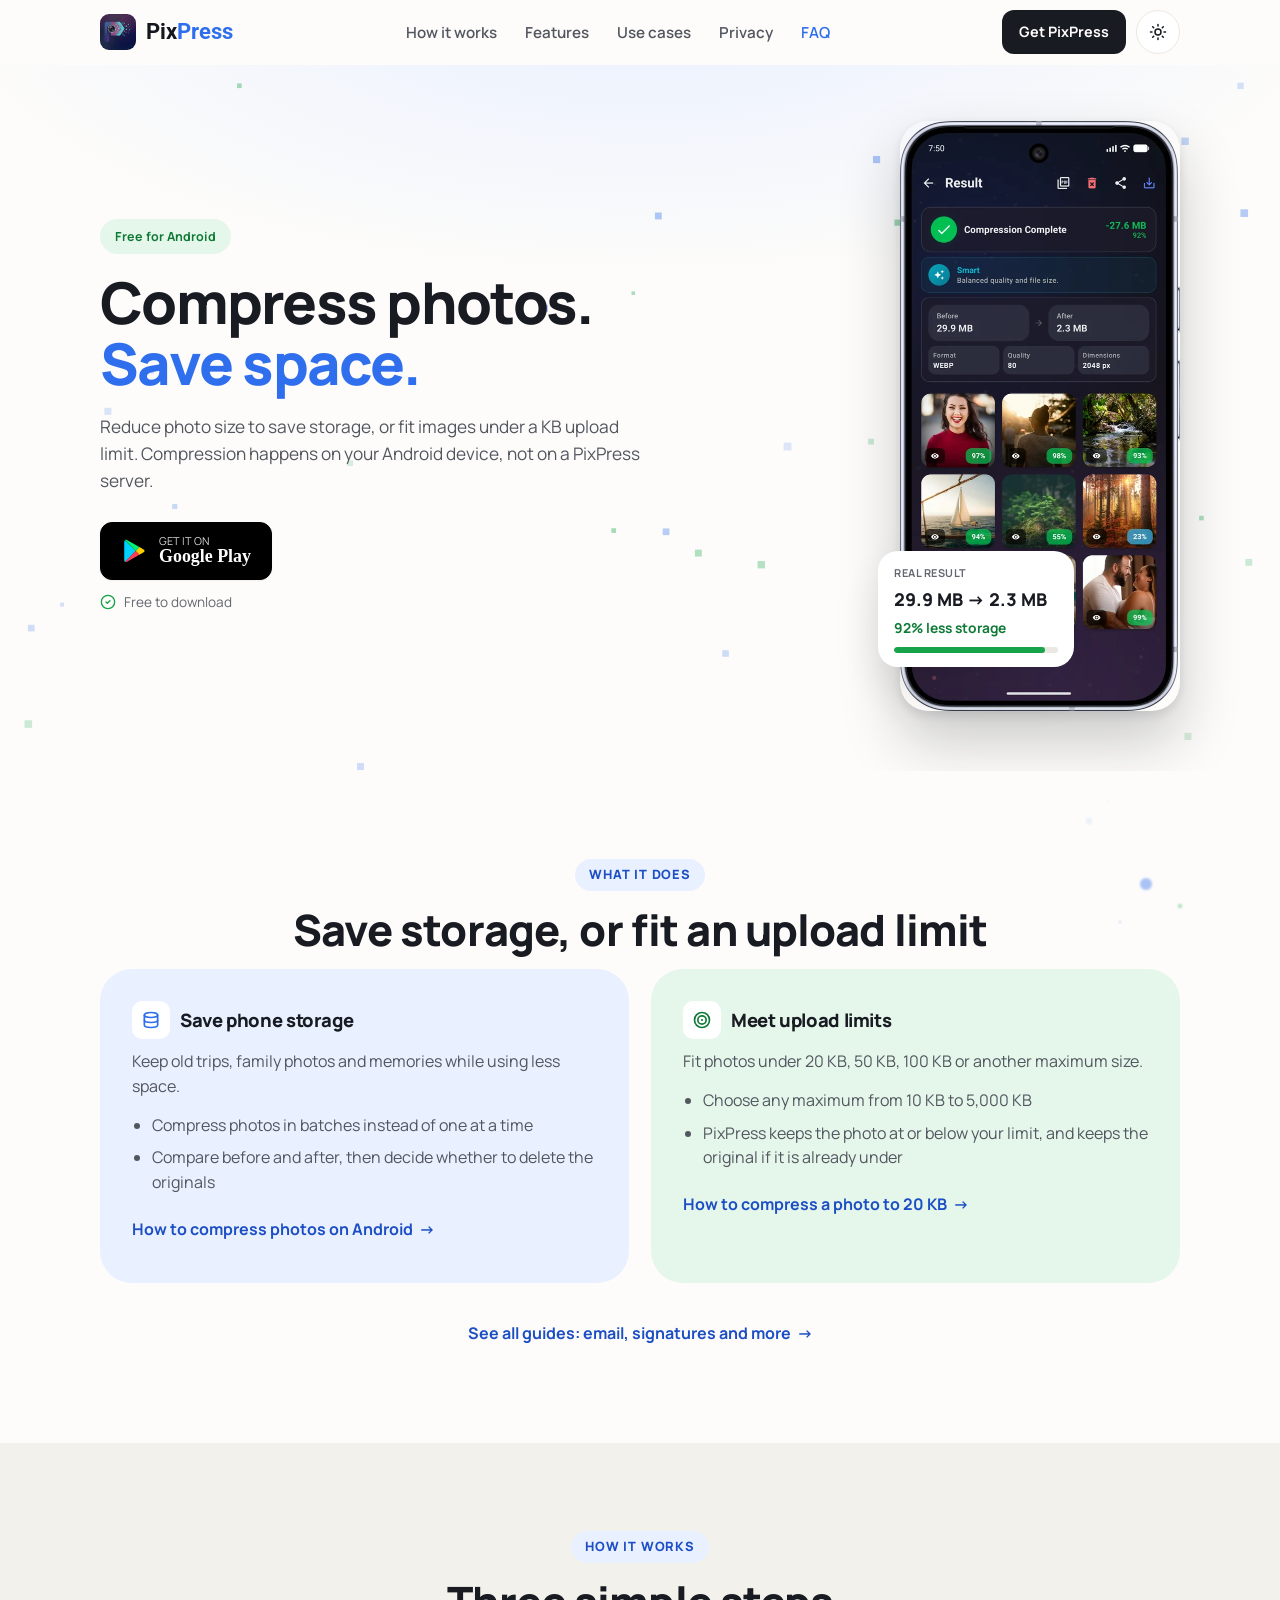
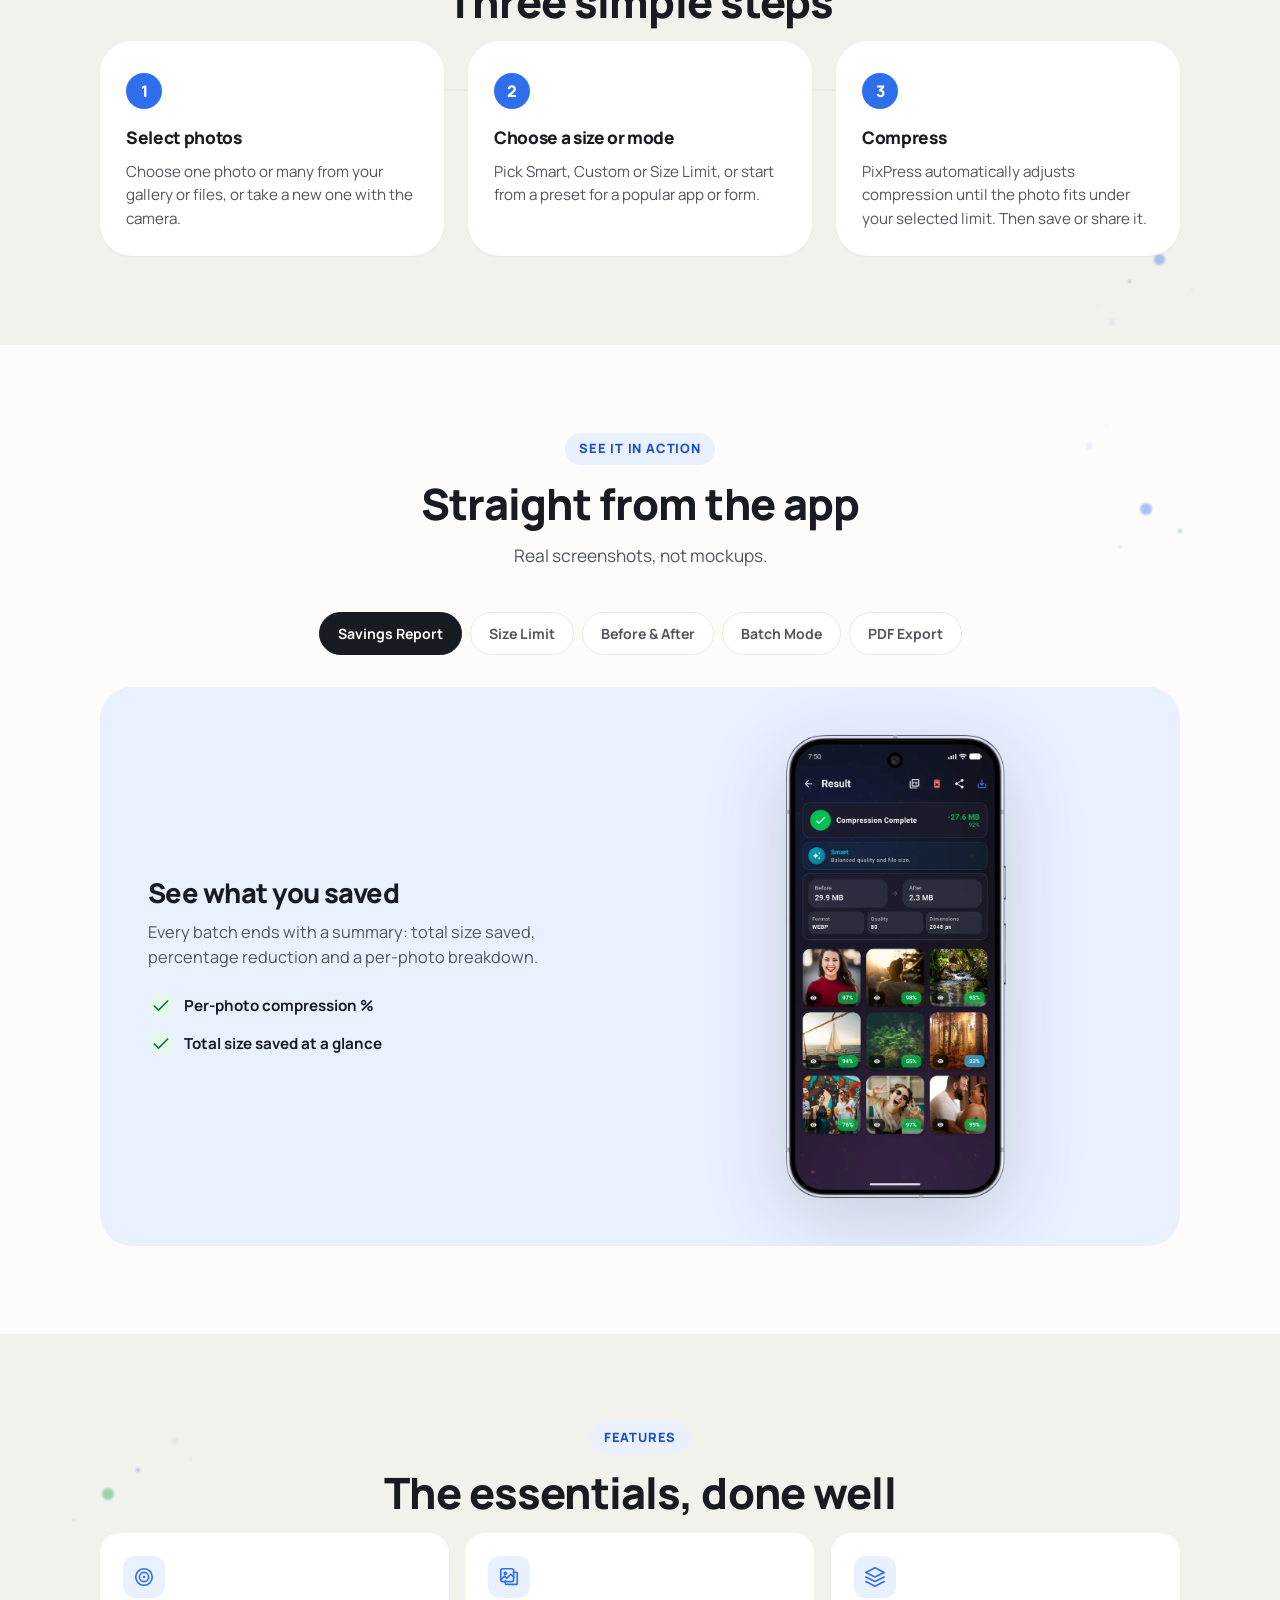
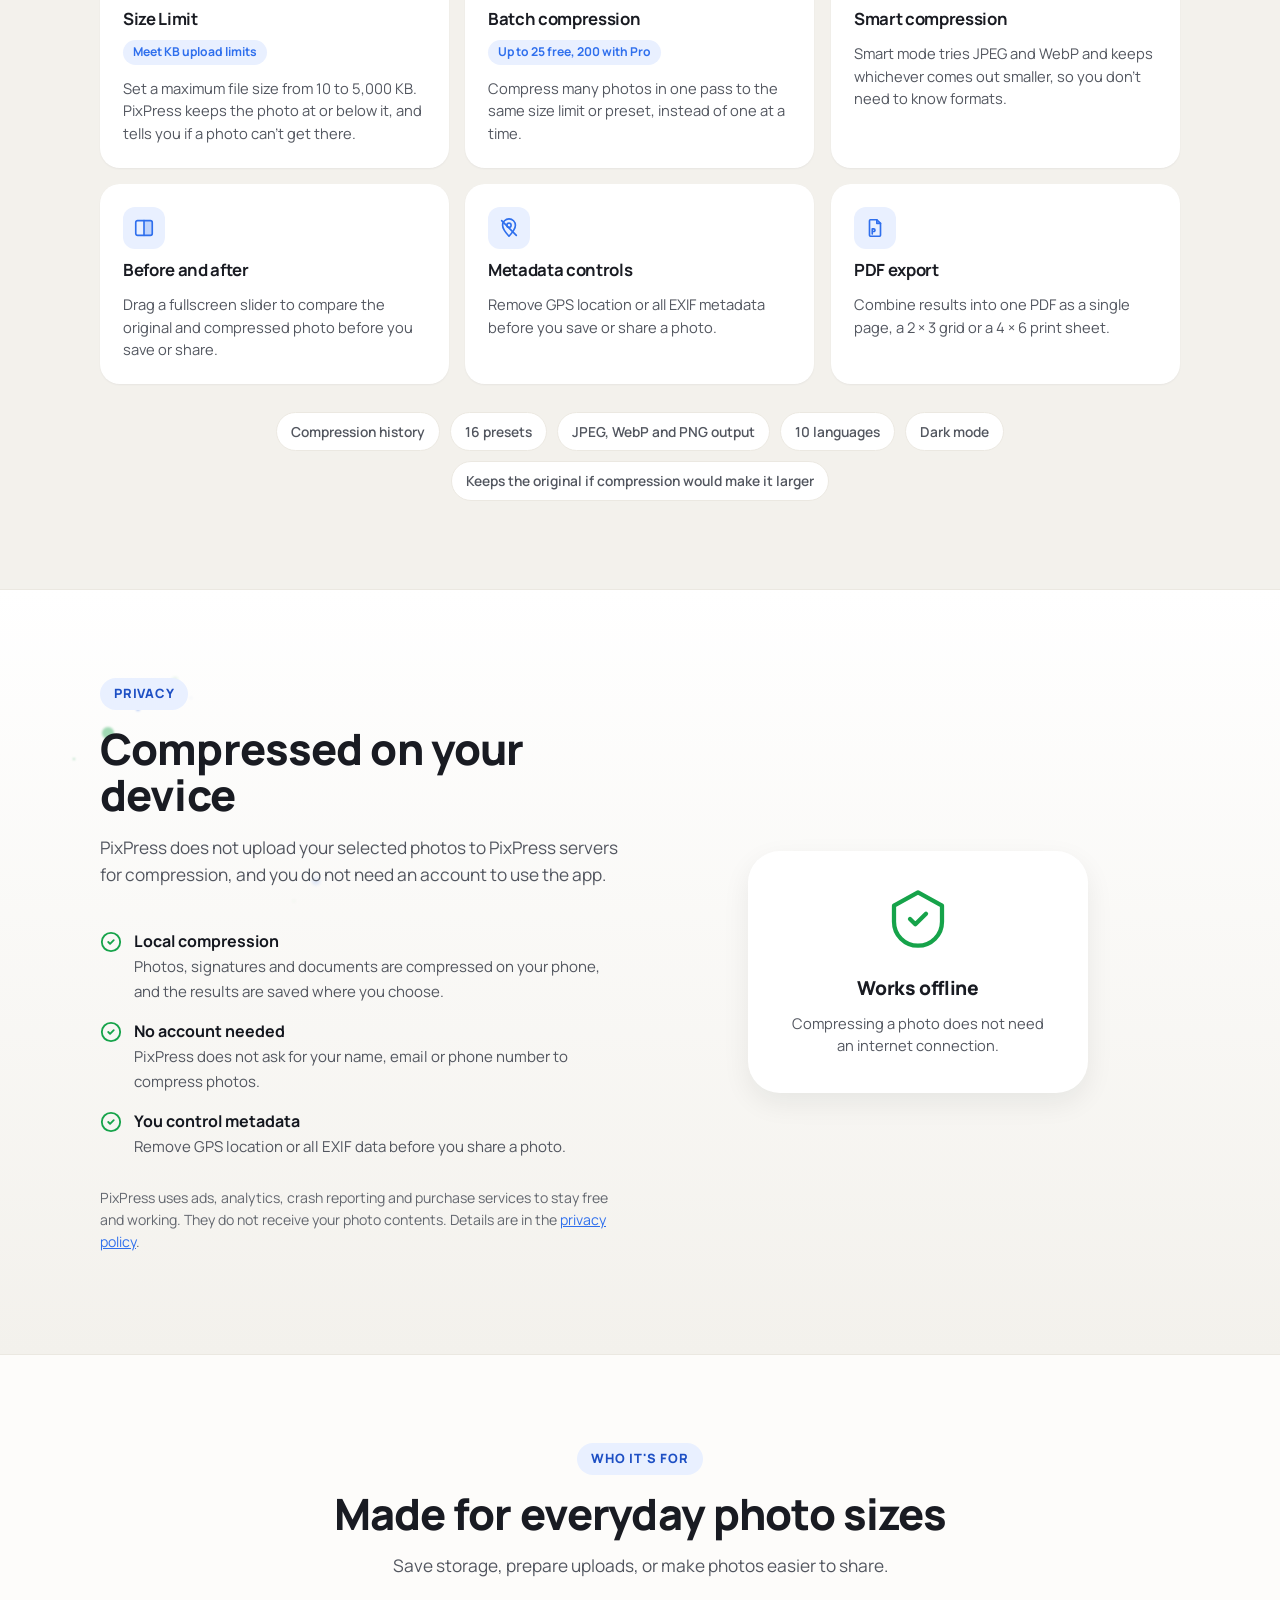
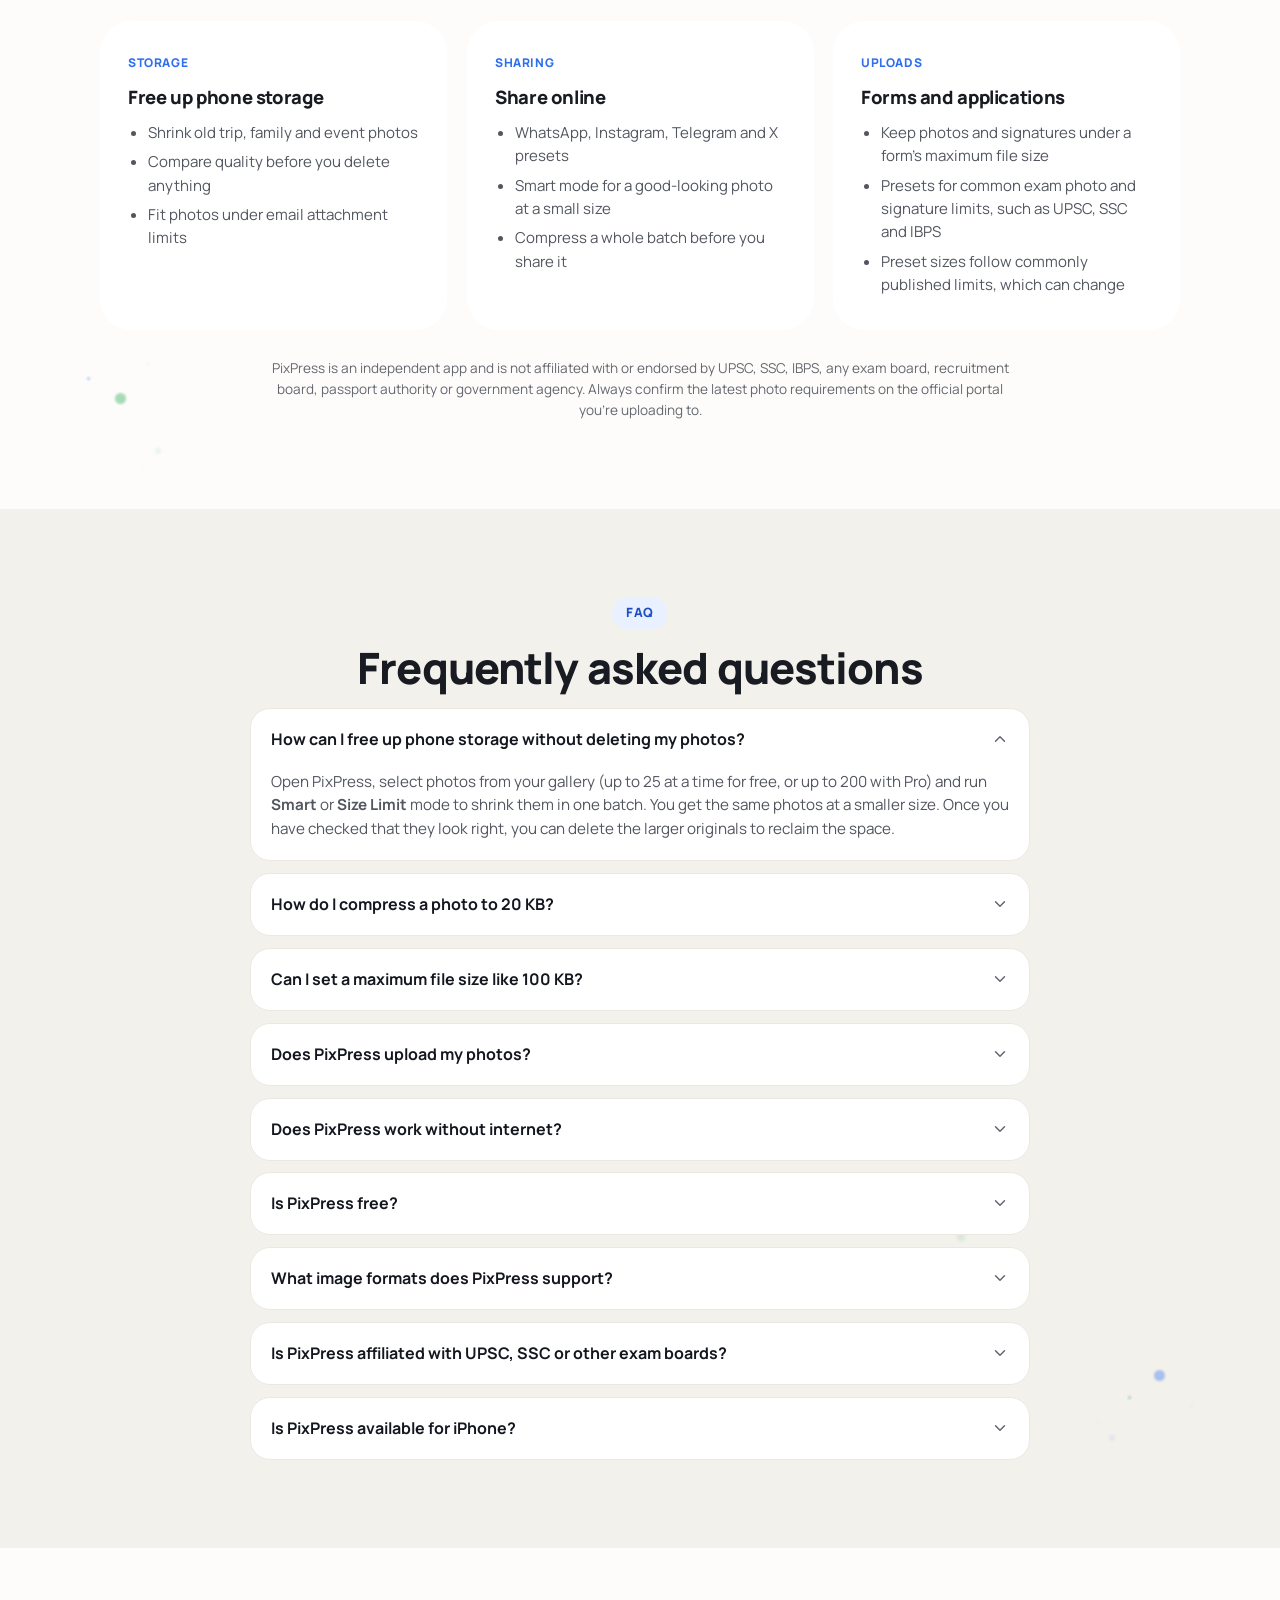
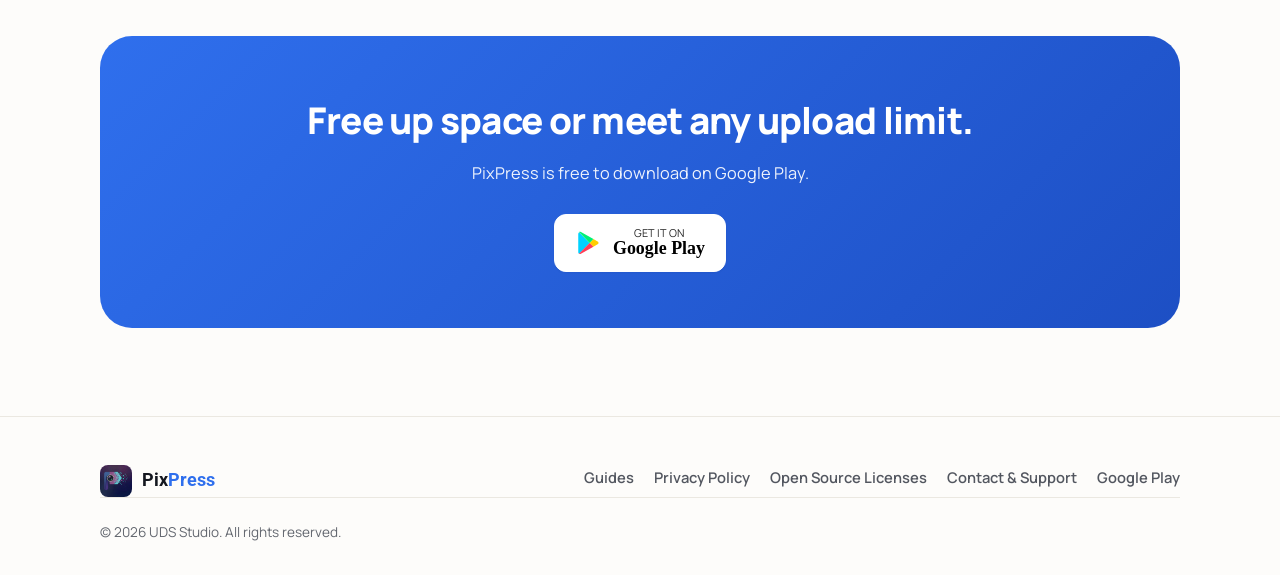
<file: index.html>
<!doctype html>
<html lang="en">
<head>
<meta charset="UTF-8">
<meta name="viewport" content="width=device-width, initial-scale=1, viewport-fit=cover">
<title>PixPress: Compress Photos &amp; Save Phone Storage</title>
<meta name="description" content="Compress photos on your Android phone to save storage or fit under a KB upload limit. Compression works offline, and your selected photos are not uploaded to PixPress servers.">
<meta name="theme-color" content="#2F6FED">
<link rel="canonical" href="https://getpixpress.com/">
<meta name="google-site-verification" content="DOhx0VFUbeDptTZyblOmYgxyAV69264hqDnPJc1pcv8" />

<script>
  document.documentElement.classList.add("js");
  (function () {
    try {
      var stored = localStorage.getItem("pixpress-theme");
      if (stored === "light" || stored === "dark") {
        document.documentElement.setAttribute("data-theme", stored);
      }
    } catch (e) {}
  })();
</script>

<!-- Font -->
<link rel="preconnect" href="https://fonts.googleapis.com">
<link rel="preconnect" href="https://fonts.gstatic.com" crossorigin>
<link rel="stylesheet" href="https://fonts.googleapis.com/css2?family=Manrope:wght@500;600;700;800&display=swap">
<!-- Roboto Bold, only the letters in "PixPress": the wordmark uses the same font as the app -->
<link rel="stylesheet" href="https://fonts.googleapis.com/css2?family=Roboto:wght@700&text=PixPres&display=swap">

<!-- Favicons -->
<link rel="icon" type="image/png" sizes="32x32" href="assets/img/favicon-32.png">
<link rel="icon" type="image/png" sizes="192x192" href="assets/img/icon-192.png">
<link rel="apple-touch-icon" href="assets/img/icon-512.png">

<!-- Open Graph -->
<meta property="og:type" content="website">
<meta property="og:site_name" content="PixPress">
<meta property="og:title" content="PixPress: Compress Photos &amp; Save Phone Storage">
<meta property="og:description" content="Compress photos on your Android phone to save storage or fit under a KB upload limit. Compression works offline, and your selected photos are not uploaded to PixPress servers.">
<meta property="og:image" content="https://getpixpress.com/assets/img/og-image.jpg">
<meta property="og:image:type" content="image/jpeg">
<meta property="og:image:width" content="1200">
<meta property="og:image:height" content="630">
<meta property="og:image:alt" content="PixPress: Compress photos. Save space. Fit images under KB upload limits.">
<meta property="og:url" content="https://getpixpress.com/">
<meta property="og:locale" content="en_IN">

<!-- Twitter -->
<meta name="twitter:card" content="summary_large_image">
<meta name="twitter:title" content="PixPress: Compress Photos &amp; Save Phone Storage">
<meta name="twitter:description" content="Compress photos on your Android phone to save storage or fit under a KB upload limit. Compression works offline, and your selected photos are not uploaded to PixPress servers.">
<meta name="twitter:image" content="https://getpixpress.com/assets/img/og-image.jpg">
<meta name="twitter:image:alt" content="PixPress: Compress photos. Save space. Fit images under KB upload limits.">

<link rel="stylesheet" href="assets/css/style.css">

<script type="application/ld+json">
{
  "@context": "https://schema.org",
  "@graph": [
    {
      "@type": "WebSite",
      "@id": "https://getpixpress.com/#website",
      "url": "https://getpixpress.com/",
      "name": "PixPress",
      "alternateName": "PixPress Photo Compressor",
      "inLanguage": "en",
      "publisher": {
        "@id": "https://getpixpress.com/#organization"
      }
    },
    {
      "@type": "Organization",
      "@id": "https://getpixpress.com/#organization",
      "name": "UDS Studio",
      "url": "https://getpixpress.com/",
      "logo": {
        "@type": "ImageObject",
        "url": "https://getpixpress.com/assets/img/icon-512.png",
        "width": 512,
        "height": 512
      },
      "email": "uds.apps.dev@gmail.com",
      "sameAs": [
        "https://play.google.com/store/apps/developer?id=UDS+Studio"
      ]
    },
    {
      "@type": "SoftwareApplication",
      "name": "PixPress: Photo Compressor",
      "alternateName": "PixPress - Photo Compressor & Resizer",
      "applicationCategory": "PhotographyApplication",
      "operatingSystem": "Android",
      "url": "https://getpixpress.com/",
      "description": "Photo compressor for Android. Save phone storage or keep an image at or below a maximum file size for uploads. Compression runs on your device.",
      "offers": {
        "@type": "Offer",
        "price": "0",
        "priceCurrency": "USD",
        "category": "free"
      },
      "publisher": {
        "@id": "https://getpixpress.com/#organization"
      },
      "installUrl": "https://play.google.com/store/apps/details?id=com.uds.pixpress",
      "screenshot": [
        "https://getpixpress.com/assets/img/screenshot-result.webp",
        "https://getpixpress.com/assets/img/screenshot-settings.webp",
        "https://getpixpress.com/assets/img/screenshot-comparison.webp",
        "https://getpixpress.com/assets/img/screenshot-batch.webp",
        "https://getpixpress.com/assets/img/screenshot-pdf.webp"
      ],
      "@id": "https://getpixpress.com/#app",
      "image": "https://getpixpress.com/assets/img/icon-512.png",
      "inLanguage": "en"
    }
  ]
}
</script>
<script type="application/ld+json">
{
  "@context": "https://schema.org",
  "@type": "FAQPage",
  "mainEntity": [
    {
      "@type": "Question",
      "name": "How can I free up phone storage without deleting my photos?",
      "acceptedAnswer": {
        "@type": "Answer",
        "text": "Open PixPress, select photos from your gallery (up to 25 at a time for free, or up to 200 with Pro) and run Smart or Size Limit mode to shrink them in one batch. You get the same photos at a smaller size. Once you have checked that they look right, you can delete the larger originals to reclaim the space."
      }
    },
    {
      "@type": "Question",
      "name": "How do I compress a photo to 20 KB?",
      "acceptedAnswer": {
        "@type": "Answer",
        "text": "For a photo, choose Size Limit and pick the ID Photo preset: it resizes the photo to 600 pixels and keeps it at or below 15 KB. For a signature, use Exam Signature. Typing 20 KB yourself works for images that are already small; a full-size camera photo is often too large to reach 20 KB that way."
      }
    },
    {
      "@type": "Question",
      "name": "Can I set a maximum file size like 100 KB?",
      "acceptedAnswer": {
        "@type": "Answer",
        "text": "Yes. In Size Limit mode you can enter any maximum from 10 KB to 5,000 KB. PixPress keeps the photo at or below that limit. If a photo is already under your limit, PixPress keeps it as it is."
      }
    },
    {
      "@type": "Question",
      "name": "Does PixPress upload my photos?",
      "acceptedAnswer": {
        "@type": "Answer",
        "text": "PixPress compresses photos locally on your device and does not upload your selected photos to PixPress servers. The app does use the internet for ads, analytics, crash reports, app configuration, purchases and update checks, but PixPress does not send your photo contents to those services. If you share a file, it goes to the app you choose."
      }
    },
    {
      "@type": "Question",
      "name": "Does PixPress work without internet?",
      "acceptedAnswer": {
        "@type": "Answer",
        "text": "Yes, compression works offline. You only need a connection for things like ads, purchases, app configuration and update checks."
      }
    },
    {
      "@type": "Question",
      "name": "Is PixPress free?",
      "acceptedAnswer": {
        "@type": "Answer",
        "text": "Yes, PixPress is free to download from Google Play. It is supported by ads, with an optional Pro subscription and rewarded-ad credits for extras such as larger batches, PNG output and an ad-free experience."
      }
    },
    {
      "@type": "Question",
      "name": "What image formats does PixPress support?",
      "acceptedAnswer": {
        "@type": "Answer",
        "text": "PixPress opens JPG, PNG and WebP photos, plus HEIC on Android 9 and newer. Output can be JPEG or WebP, and PNG when you need lossless or transparent images (a Pro feature; PNG is not available in Size Limit mode). Smart mode tries JPEG and WebP and keeps whichever is smaller."
      }
    },
    {
      "@type": "Question",
      "name": "Is PixPress affiliated with UPSC, SSC or other exam boards?",
      "acceptedAnswer": {
        "@type": "Answer",
        "text": "No. PixPress is an independent photo compression app. It is not affiliated with or endorsed by any government entity, exam board, recruitment board, passport authority or public agency, and it does not submit applications or guarantee acceptance on any upload portal. Requirements change, so always check the latest rules on the official website you are applying through."
      }
    },
    {
      "@type": "Question",
      "name": "Is PixPress available for iPhone?",
      "acceptedAnswer": {
        "@type": "Answer",
        "text": "Not yet. PixPress is currently available for Android only, via Google Play."
      }
    }
  ]
}
</script>
<!-- Cloudflare Web Analytics -->
<script type='module' src='https://static.cloudflareinsights.com/beacon.min.js' data-cf-beacon='{"token": "5c96a8c70bb0414793d5f6ea77fa2eb3"}'></script>
<!-- End Cloudflare Web Analytics -->
</head>
<body>
<a class="skip-link" href="#main">Skip to content</a>

<header class="site-header">
  <div class="container">
    <a class="brand" href="#top">
      <img src="assets/img/icon-64.png" alt="" width="36" height="36">
      <span class="brand-name">Pix<span class="brand-accent">Press</span></span>
    </a>

    <nav class="main-nav" aria-label="Primary">
      <ul>
        <li><a href="#how-it-works">How it works</a></li>
        <li><a href="#features">Features</a></li>
        <li><a href="#use-cases">Use cases</a></li>
        <li><a href="#privacy">Privacy</a></li>
        <li><a href="#faq">FAQ</a></li>
      </ul>
    </nav>

    <div class="header-actions">
      <a class="btn btn-primary header-cta" data-play-link href="https://play.google.com/store/apps/details?id=com.uds.pixpress" target="_blank" rel="noopener" aria-label="Get PixPress on Google Play"><span class="cta-long">Get PixPress</span></a>
      <button class="theme-toggle" id="themeToggle" type="button" aria-pressed="false" aria-label="Toggle dark mode">
        <svg class="icon-sun" viewBox="0 0 24 24" fill="none" stroke="currentColor" stroke-width="2" stroke-linecap="round"><circle cx="12" cy="12" r="4"/><path d="M12 2v2M12 20v2M4.9 4.9l1.4 1.4M17.7 17.7l1.4 1.4M2 12h2M20 12h2M4.9 19.1l1.4-1.4M17.7 6.3l1.4-1.4"/></svg>
        <svg class="icon-moon" viewBox="0 0 24 24" fill="none" stroke="currentColor" stroke-width="2" stroke-linecap="round" stroke-linejoin="round"><path d="M21 12.8A9 9 0 1 1 11.2 3a7 7 0 0 0 9.8 9.8Z"/></svg>
      </button>
      <button class="nav-toggle" id="navToggle" type="button" aria-expanded="false" aria-controls="mobileNav" aria-label="Open menu">
        <svg class="icon-menu" viewBox="0 0 24 24" fill="none" stroke="currentColor" stroke-width="2" stroke-linecap="round"><path d="M4 7h16M4 12h16M4 17h16"/></svg>
        <svg class="icon-close" viewBox="0 0 24 24" fill="none" stroke="currentColor" stroke-width="2" stroke-linecap="round"><path d="M6 6l12 12M18 6L6 18"/></svg>
      </button>
    </div>
  </div>

  <nav class="mobile-nav" id="mobileNav" aria-label="Mobile">
    <ul>
      <li><a href="#how-it-works">How it works</a></li>
      <li><a href="#features">Features</a></li>
      <li><a href="#use-cases">Use cases</a></li>
      <li><a href="#privacy">Privacy</a></li>
      <li><a href="#faq">FAQ</a></li>
      <li class="mobile-cta"><a data-play-link href="https://play.google.com/store/apps/details?id=com.uds.pixpress" target="_blank" rel="noopener">Get PixPress on Google Play</a></li>
    </ul>
  </nav>
</header>

<main id="main">

  <!-- ============ HERO ============ -->
  <section class="hero" id="top">
    <canvas id="heroCanvas" class="hero-canvas" aria-hidden="true"></canvas>
    <div class="container">
      <div class="hero-copy">
        <div class="hero-badge-row">
          <span class="pill pill-accent">Free for Android</span>
        </div>
        <h1>Compress photos. <span class="accent">Save space.</span></h1>
        <p class="hero-sub">
          Reduce photo size to save storage, or fit images under a KB upload limit. Compression
          happens on your Android device, not on a PixPress server.
        </p>
        <div class="hero-cta">
          <a class="play-badge" data-play-link href="https://play.google.com/store/apps/details?id=com.uds.pixpress" aria-label="Get PixPress on Google Play">
            <svg class="play-glyph" viewBox="0 0 24 24" aria-hidden="true">
              <path d="M3.6 2.2c-.4.3-.6.8-.6 1.4v17c0 .6.2 1 .6 1.4l.1.1L13.5 12 3.7 2.1l-.1.1Z" fill="#00D2FF"/>
              <path d="M13.5 12 17 15.5l3.9-2.3c1.1-.6 1.1-2 0-2.6L17 8.3 13.5 12Z" fill="#FFCD00"/>
              <path d="M17 15.5 13.5 12l-9.8 9.9c.4.4 1.1.5 1.8.1l11.5-6.5Z" fill="#FF3D57"/>
              <path d="M17 8.3 5.5 1.8c-.7-.4-1.4-.3-1.8.1L13.5 12 17 8.3Z" fill="#00F076"/>
            </svg>
            <span class="play-copy">
              <small>GET IT ON</small>
              <strong>Google Play</strong>
            </span>
          </a>
          <div class="hero-meta">
            <svg viewBox="0 0 24 24" fill="none" stroke="currentColor" stroke-width="2" stroke-linecap="round" stroke-linejoin="round"><path d="M9 12l2 2 4-4"/><circle cx="12" cy="12" r="10"/></svg>
            <span>Free to download</span>
          </div>
        </div>
      </div>

      <div class="hero-visual">
        <div class="hero-bob">
          <div class="hero-shot-wrap">
            <img class="hero-shot" src="assets/img/screenshot-result.webp" alt="Real PixPress screenshot: the Result screen after compressing a batch of photos, from 29.9 MB to 2.3 MB, 92% smaller" width="560" height="1179" fetchpriority="high">
            <div class="hero-float-badge" aria-hidden="true">
              <span class="hero-float-label">Real result</span>
              <span class="hero-float-value">29.9 MB &rarr; 2.3 MB</span>
              <span class="hero-float-note">92% less storage</span>
              <div class="device-progress-track"><div class="device-progress-fill is-done" style="width:92%"></div></div>
            </div>
          </div>
        </div>
      </div>
    </div>
  </section>

  <!-- ============ TWO JOBS ============ -->
  <section id="two-jobs">
    <div class="ambient-blob ambient-blob-1" aria-hidden="true"></div>
    <div class="container">
      <div class="section-header center reveal">
        <span class="section-eyebrow">What it does</span>
        <h2 class="section-title">Save storage, or fit an upload limit</h2>
      </div>
      <div class="ps-grid stagger">
        <div class="ps-card storage reveal">
          <h3><span class="ps-icon"><svg viewBox="0 0 24 24" fill="none" stroke="currentColor" stroke-width="2" stroke-linecap="round" stroke-linejoin="round"><ellipse cx="12" cy="6" rx="8" ry="3"/><path d="M4 6v6c0 1.7 3.6 3 8 3s8-1.3 8-3V6"/><path d="M4 12v6c0 1.7 3.6 3 8 3s8-1.3 8-3v-6"/></svg></span>Save phone storage</h3>
          <p>Keep old trips, family photos and memories while using less space.</p>
          <ul>
            <li>Compress photos in batches instead of one at a time</li>
            <li>Compare before and after, then decide whether to delete the originals</li>
          </ul>
          <a class="card-link" href="/compress-photos-on-android/">How to compress photos on Android <span aria-hidden="true">&rarr;</span></a>
        </div>
        <div class="ps-card solution reveal">
          <h3><span class="ps-icon"><svg viewBox="0 0 24 24" fill="none" stroke="currentColor" stroke-width="2" stroke-linecap="round" stroke-linejoin="round"><circle cx="12" cy="12" r="9"/><circle cx="12" cy="12" r="5"/><circle cx="12" cy="12" r="1.3" fill="currentColor" stroke="none"/></svg></span>Meet upload limits</h3>
          <p>Fit photos under 20 KB, 50 KB, 100 KB or another maximum size.</p>
          <ul>
            <li>Choose any maximum from 10 KB to 5,000 KB</li>
            <li>PixPress keeps the photo at or below your limit, and keeps the original if it is already under</li>
          </ul>
          <a class="card-link" href="/compress-photo-to-20kb/">How to compress a photo to 20 KB <span aria-hidden="true">&rarr;</span></a>
        </div>
      </div>
      <p class="guides-more reveal"><a href="/guides/">See all guides: email, signatures and more <span aria-hidden="true">&rarr;</span></a></p>
    </div>
  </section>

  <!-- ============ HOW IT WORKS ============ -->
  <section id="how-it-works" class="alt-bg">
    <div class="ambient-blob ambient-blob-4" aria-hidden="true"></div>
    <div class="container">
      <div class="section-header center reveal">
        <span class="section-eyebrow">How it works</span>
        <h2 class="section-title">Three simple steps</h2>
      </div>
      <div class="steps stagger">
        <div class="step reveal">
          <div class="step-number">1</div>
          <h3>Select photos</h3>
          <p>Choose one photo or many from your gallery or files, or take a new one with the camera.</p>
        </div>
        <div class="step reveal">
          <div class="step-number">2</div>
          <h3>Choose a size or mode</h3>
          <p>Pick Smart, Custom or Size Limit, or start from a preset for a popular app or form.</p>
        </div>
        <div class="step reveal">
          <div class="step-number">3</div>
          <h3>Compress</h3>
          <p>PixPress automatically adjusts compression until the photo fits under your selected limit. Then save or share it.</p>
        </div>
      </div>
    </div>
  </section>

  <!-- ============ REAL APP RESULTS ============ -->
  <section id="in-action">
    <div class="ambient-blob ambient-blob-1" aria-hidden="true"></div>
    <div class="container">
      <div class="section-header center reveal">
        <span class="section-eyebrow">See it in action</span>
        <h2 class="section-title">Straight from the app</h2>
        <p class="section-lead" style="margin-left:auto;margin-right:auto;">
          Real screenshots, not mockups.
        </p>
      </div>

      <div class="showcase-tabs reveal" role="tablist" aria-label="App screenshots">
        <button class="showcase-tab is-active" type="button" role="tab" aria-selected="true" aria-controls="panel-result" id="tab-result" tabindex="0">Savings Report</button>
        <button class="showcase-tab" type="button" role="tab" aria-selected="false" aria-controls="panel-settings" id="tab-settings" tabindex="-1">Size Limit</button>
        <button class="showcase-tab" type="button" role="tab" aria-selected="false" aria-controls="panel-compare" id="tab-compare" tabindex="-1">Before &amp; After</button>
        <button class="showcase-tab" type="button" role="tab" aria-selected="false" aria-controls="panel-batch" id="tab-batch" tabindex="-1">Batch Mode</button>
        <button class="showcase-tab" type="button" role="tab" aria-selected="false" aria-controls="panel-pdf" id="tab-pdf" tabindex="-1">PDF Export</button>
      </div>

      <div class="showcase-panel-wrap reveal">
        <div class="showcase-panel is-active" id="panel-result" role="tabpanel" aria-labelledby="tab-result" aria-hidden="false">
          <div class="showcase-copy">
            <h3>See what you saved</h3>
            <p>Every batch ends with a summary: total size saved, percentage reduction and a per-photo breakdown.</p>
            <ul class="showcase-list">
              <li><svg viewBox="0 0 24 24" fill="none" stroke="currentColor" stroke-width="2" stroke-linecap="round" stroke-linejoin="round"><path d="M20 6 9 17l-5-5"/></svg>Per-photo compression %</li>
              <li><svg viewBox="0 0 24 24" fill="none" stroke="currentColor" stroke-width="2" stroke-linecap="round" stroke-linejoin="round"><path d="M20 6 9 17l-5-5"/></svg>Total size saved at a glance</li>
            </ul>
          </div>
          <div class="showcase-shot"><img src="assets/img/screenshot-result.webp" alt="Real PixPress screenshot: Result screen showing a batch reduced from 29.9 MB to 2.3 MB, with a percentage saved on each photo" width="560" height="1179" loading="lazy"></div>
        </div>
        <div class="showcase-panel" id="panel-settings" role="tabpanel" aria-labelledby="tab-settings" aria-hidden="true">
          <div class="showcase-copy">
            <h3>Set a maximum file size</h3>
            <p>Choose Size Limit and enter a maximum from 10 to 5,000 KB, or tap a quick size. PixPress keeps the photo at or below it.</p>
            <ul class="showcase-list">
              <li><svg viewBox="0 0 24 24" fill="none" stroke="currentColor" stroke-width="2" stroke-linecap="round" stroke-linejoin="round"><path d="M20 6 9 17l-5-5"/></svg>Smart, Custom &amp; Size Limit modes</li>
              <li><svg viewBox="0 0 24 24" fill="none" stroke="currentColor" stroke-width="2" stroke-linecap="round" stroke-linejoin="round"><path d="M20 6 9 17l-5-5"/></svg>Quick sizes: 20, 50, 100, 200 and 500 KB</li>
              <li><svg viewBox="0 0 24 24" fill="none" stroke="currentColor" stroke-width="2" stroke-linecap="round" stroke-linejoin="round"><path d="M20 6 9 17l-5-5"/></svg>16 ready-made presets</li>
            </ul>
          </div>
          <div class="showcase-shot"><img src="assets/img/screenshot-settings.webp" alt="Real PixPress screenshot: Compression Settings with Size Limit selected, a 100 KB maximum file size and quick size buttons" width="560" height="1179" loading="lazy"></div>
        </div>
        <div class="showcase-panel" id="panel-compare" role="tabpanel" aria-labelledby="tab-compare" aria-hidden="true">
          <div class="showcase-copy">
            <h3>See what you are trading</h3>
            <p>Drag the fullscreen slider to compare your original photo with the compressed version before you save or share it.</p>
            <ul class="showcase-list">
              <li><svg viewBox="0 0 24 24" fill="none" stroke="currentColor" stroke-width="2" stroke-linecap="round" stroke-linejoin="round"><path d="M20 6 9 17l-5-5"/></svg>Fullscreen comparison view</li>
              <li><svg viewBox="0 0 24 24" fill="none" stroke="currentColor" stroke-width="2" stroke-linecap="round" stroke-linejoin="round"><path d="M20 6 9 17l-5-5"/></svg>Check quality before you commit</li>
            </ul>
          </div>
          <div class="showcase-shot"><img src="assets/img/screenshot-comparison.webp" alt="Real PixPress screenshot: fullscreen Compare Before and After slider on a portrait photo" width="560" height="1179" loading="lazy"></div>
        </div>
        <div class="showcase-panel" id="panel-batch" role="tabpanel" aria-labelledby="tab-batch" aria-hidden="true">
          <div class="showcase-copy">
            <h3>Compress many photos at once</h3>
            <p>Select multiple photos and compress them in one pass to the same size limit or preset.</p>
            <ul class="showcase-list">
              <li><svg viewBox="0 0 24 24" fill="none" stroke="currentColor" stroke-width="2" stroke-linecap="round" stroke-linejoin="round"><path d="M20 6 9 17l-5-5"/></svg>25 photos per batch for free, up to 200 with Pro</li>
              <li><svg viewBox="0 0 24 24" fill="none" stroke="currentColor" stroke-width="2" stroke-linecap="round" stroke-linejoin="round"><path d="M20 6 9 17l-5-5"/></svg>One tap, one target size</li>
            </ul>
          </div>
          <div class="showcase-shot"><img src="assets/img/screenshot-batch.webp" alt="Real PixPress screenshot: batch mode with multiple selected photos" width="560" height="1179" loading="lazy"></div>
        </div>
        <div class="showcase-panel" id="panel-pdf" role="tabpanel" aria-labelledby="tab-pdf" aria-hidden="true">
          <div class="showcase-copy">
            <h3>Turn results into a PDF</h3>
            <p>Combine your compressed photos into one PDF and choose a layout.</p>
            <ul class="showcase-list">
              <li><svg viewBox="0 0 24 24" fill="none" stroke="currentColor" stroke-width="2" stroke-linecap="round" stroke-linejoin="round"><path d="M20 6 9 17l-5-5"/></svg>Single page, 2 &times; 3 grid or 4 &times; 6 print sheet</li>
              <li><svg viewBox="0 0 24 24" fill="none" stroke="currentColor" stroke-width="2" stroke-linecap="round" stroke-linejoin="round"><path d="M20 6 9 17l-5-5"/></svg>Share it or save it to your phone</li>
            </ul>
          </div>
          <div class="showcase-shot"><img src="assets/img/screenshot-pdf.webp" alt="Real PixPress screenshot: Create PDF screen with layout options" width="560" height="1179" loading="lazy"></div>
        </div>
      </div>
    </div>
  </section>

  <!-- ============ FEATURES ============ -->
  <section id="features" class="alt-bg">
    <div class="ambient-blob ambient-blob-3" aria-hidden="true"></div>
    <div class="container">
      <div class="section-header center reveal">
        <span class="section-eyebrow">Features</span>
        <h2 class="section-title">The essentials, done well</h2>
      </div>

      <div class="bento-grid stagger">
        <article class="bento-card bento-tile reveal">
          <div class="tile-front">
            <div class="feature-icon"><svg viewBox="0 0 24 24" fill="none" stroke="currentColor" stroke-width="1.8" stroke-linecap="round" stroke-linejoin="round"><circle cx="12" cy="12" r="9"/><circle cx="12" cy="12" r="5"/><circle cx="12" cy="12" r="1.3" fill="currentColor" stroke="none"/></svg></div>
            <h3>Size Limit</h3>
            <span class="bento-tag">Meet KB upload limits</span>
          </div>
          <p class="bento-desc">Set a maximum file size from 10 to 5,000 KB. PixPress keeps the photo at or below it, and tells you if a photo can't get there.</p>
        </article>

        <article class="bento-card bento-tile reveal">
          <div class="tile-front">
            <div class="feature-icon"><svg viewBox="0 0 24 24" fill="none" stroke="currentColor" stroke-width="1.8" stroke-linecap="round" stroke-linejoin="round"><rect x="3" y="3" width="14" height="14" rx="2"/><circle cx="8" cy="8" r="1.2"/><path d="M3.5 14.5 7 11l2.5 2.5L14 9l3.5 3.5"/><path d="M17 7h3a1 1 0 0 1 1 1v11a1 1 0 0 1-1 1H9a1 1 0 0 1-1-1v-3"/></svg></div>
            <h3>Batch compression</h3>
            <span class="bento-tag">Up to 25 free, 200 with Pro</span>
          </div>
          <p class="bento-desc">Compress many photos in one pass to the same size limit or preset, instead of one at a time.</p>
        </article>

        <article class="bento-card bento-tile reveal">
          <div class="tile-front">
            <div class="feature-icon"><svg viewBox="0 0 24 24" fill="none" stroke="currentColor" stroke-width="1.8" stroke-linecap="round" stroke-linejoin="round"><path d="M12 2 2 7l10 5 10-5-10-5Z"/><path d="m2 17 10 5 10-5"/><path d="m2 12 10 5 10-5"/></svg></div>
            <h3>Smart compression</h3>
          </div>
          <p class="bento-desc">Smart mode tries JPEG and WebP and keeps whichever comes out smaller, so you don't need to know formats.</p>
        </article>

        <article class="bento-card bento-tile reveal">
          <div class="tile-front">
            <div class="feature-icon"><svg viewBox="0 0 24 24" fill="none" stroke="currentColor" stroke-width="1.8" stroke-linecap="round" stroke-linejoin="round"><rect x="3" y="4" width="18" height="16" rx="2"/><path d="M12 4v16"/><rect x="12" y="4" width="9" height="16" fill="currentColor" opacity="0.22" stroke="none"/></svg></div>
            <h3>Before and after</h3>
          </div>
          <p class="bento-desc">Drag a fullscreen slider to compare the original and compressed photo before you save or share.</p>
        </article>

        <article class="bento-card bento-tile reveal">
          <div class="tile-front">
            <div class="feature-icon"><svg viewBox="0 0 24 24" fill="none" stroke="currentColor" stroke-width="1.8" stroke-linecap="round" stroke-linejoin="round"><path d="M12 21s7-7.5 7-12a7 7 0 1 0-14 0c0 4.5 7 12 7 12Z"/><circle cx="12" cy="9" r="2.3"/><path d="M4 4l16 16"/></svg></div>
            <h3>Metadata controls</h3>
          </div>
          <p class="bento-desc">Remove GPS location or all EXIF metadata before you save or share a photo.</p>
        </article>

        <article class="bento-card bento-tile reveal">
          <div class="tile-front">
            <div class="feature-icon"><svg viewBox="0 0 24 24" fill="none" stroke="currentColor" stroke-width="1.8" stroke-linecap="round" stroke-linejoin="round"><path d="M7 3h7l4 4v13a1 1 0 0 1-1 1H7a1 1 0 0 1-1-1V4a1 1 0 0 1 1-1Z"/><path d="M14 3v4h4"/><path d="M9 13h1.6a1.4 1.4 0 1 1 0 2.8H9V13Zm0 0v5.5"/></svg></div>
            <h3>PDF export</h3>
          </div>
          <p class="bento-desc">Combine results into one PDF as a single page, a 2 &times; 3 grid or a 4 &times; 6 print sheet.</p>
        </article>

      </div>

      <ul class="feature-chips reveal" aria-label="More capabilities">
        <li>Compression history</li>
        <li>16 presets</li>
        <li>JPEG, WebP and PNG output</li>
        <li>10 languages</li>
        <li>Dark mode</li>
        <li>Keeps the original if compression would make it larger</li>
      </ul>
    </div>
  </section>

  <!-- ============ PRIVACY ============ -->
  <section id="privacy" class="privacy-section">
    <div class="ambient-blob ambient-blob-3" aria-hidden="true"></div>
    <div class="container">
      <div class="privacy-grid">
        <div>
          <span class="section-eyebrow">Privacy</span>
          <h2 class="section-title">Compressed on your device</h2>
          <p class="section-lead mt-0">
            PixPress does not upload your selected photos to PixPress servers for compression, and you do not
            need an account to use the app.
          </p>
          <div class="privacy-points stagger">
            <div class="privacy-point reveal">
              <svg viewBox="0 0 24 24" fill="none" stroke="currentColor" stroke-width="2" stroke-linecap="round" stroke-linejoin="round"><path d="M9 12l2 2 4-4"/><circle cx="12" cy="12" r="10"/></svg>
              <div><strong>Local compression</strong><span>Photos, signatures and documents are compressed on your phone, and the results are saved where you choose.</span></div>
            </div>
            <div class="privacy-point reveal">
              <svg viewBox="0 0 24 24" fill="none" stroke="currentColor" stroke-width="2" stroke-linecap="round" stroke-linejoin="round"><path d="M9 12l2 2 4-4"/><circle cx="12" cy="12" r="10"/></svg>
              <div><strong>No account needed</strong><span>PixPress does not ask for your name, email or phone number to compress photos.</span></div>
            </div>
            <div class="privacy-point reveal">
              <svg viewBox="0 0 24 24" fill="none" stroke="currentColor" stroke-width="2" stroke-linecap="round" stroke-linejoin="round"><path d="M9 12l2 2 4-4"/><circle cx="12" cy="12" r="10"/></svg>
              <div><strong>You control metadata</strong><span>Remove GPS location or all EXIF data before you share a photo.</span></div>
            </div>
          </div>
          <p style="font-size:0.88rem;color:var(--color-text-muted);">
            PixPress uses ads, analytics, crash reporting and purchase services to stay free and working. They
            do not receive your photo contents. Details are in the
            <a href="privacy-policy.html">privacy policy</a>.
          </p>
        </div>
        <div class="privacy-visual">
          <div class="shield-card reveal">
            <svg viewBox="0 0 24 24" fill="none" stroke="currentColor" stroke-width="1.6" stroke-linecap="round" stroke-linejoin="round"><path d="M12 2 3 7v6c0 5 4 9 9 9s9-4 9-9V7l-9-5Z"/><path d="M9 12l2 2 4-4"/></svg>
            <h3>Works offline</h3>
            <p>Compressing a photo does not need an internet connection.</p>
          </div>
        </div>
      </div>
    </div>
  </section>

  <!-- ============ USE CASES ============ -->
  <section id="use-cases">
    <div class="ambient-blob ambient-blob-2" aria-hidden="true"></div>
    <div class="container">
      <div class="section-header center reveal">
        <span class="section-eyebrow">Who it's for</span>
        <h2 class="section-title">Made for everyday photo sizes</h2>
        <p class="section-lead" style="margin-left:auto;margin-right:auto;">
          Save storage, prepare uploads, or make photos easier to share.
        </p>
      </div>
      <div class="usecase-grid stagger">
        <div class="usecase-card tint-bg-accent reveal">
          <span class="tag">Storage</span>
          <h3>Free up phone storage</h3>
          <ul>
            <li>Shrink old trip, family and event photos</li>
            <li>Compare quality before you delete anything</li>
            <li>Fit photos under email attachment limits</li>
          </ul>
        </div>
        <div class="usecase-card tint-bg reveal">
          <span class="tag">Sharing</span>
          <h3>Share online</h3>
          <ul>
            <li>WhatsApp, Instagram, Telegram and X presets</li>
            <li>Smart mode for a good-looking photo at a small size</li>
            <li>Compress a whole batch before you share it</li>
          </ul>
        </div>
        <div class="usecase-card reveal">
          <span class="tag">Uploads</span>
          <h3>Forms and applications</h3>
          <ul>
            <li>Keep photos and signatures under a form's maximum file size</li>
            <li>Presets for common exam photo and signature limits, such as UPSC, SSC and IBPS</li>
            <li>Preset sizes follow commonly published limits, which can change</li>
          </ul>
        </div>
      </div>
      <p style="max-width:760px;margin:28px auto 0;text-align:center;font-size:0.85rem;color:var(--color-text-muted);">
        PixPress is an independent app and is not affiliated with or endorsed by UPSC, SSC, IBPS, any exam
        board, recruitment board, passport authority or government agency. Always confirm the latest photo
        requirements on the official portal you're uploading to.
      </p>
    </div>
  </section>

  <!-- ============ FAQ ============ -->
  <section id="faq" class="alt-bg">
    <div class="ambient-blob ambient-blob-4" aria-hidden="true"></div>
    <div class="container">
      <div class="section-header center reveal">
        <span class="section-eyebrow">FAQ</span>
        <h2 class="section-title">Frequently asked questions</h2>
      </div>

      <div class="faq-list stagger">
        <details class="faq-item reveal" name="faq" open>
          <summary class="faq-question">How can I free up phone storage without deleting my photos?
            <svg class="chev" viewBox="0 0 24 24" fill="none" stroke="currentColor" stroke-width="2" stroke-linecap="round" stroke-linejoin="round"><path d="M6 9l6 6 6-6"/></svg>
          </summary>
          <div class="faq-answer"><p>
            Open PixPress, select photos from your gallery (up to 25 at a time for free, or up to 200 with Pro) and run <strong>Smart</strong> or <strong>Size Limit</strong> mode to shrink them in one batch. You get the same photos at a smaller size. Once you have checked that they look right, you can delete the larger originals to reclaim the space.
          </p></div>
        </details>

        <details class="faq-item reveal" name="faq">
          <summary class="faq-question">How do I compress a photo to 20 KB?
            <svg class="chev" viewBox="0 0 24 24" fill="none" stroke="currentColor" stroke-width="2" stroke-linecap="round" stroke-linejoin="round"><path d="M6 9l6 6 6-6"/></svg>
          </summary>
          <div class="faq-answer"><p>
            For a photo, choose <strong>Size Limit</strong> and pick the <strong>ID Photo</strong> preset: it resizes the photo to 600 pixels and keeps it at or below 15 KB. For a signature, use <strong>Exam Signature</strong>. Typing 20 KB yourself works for images that are already small; a full-size camera photo is often too large to reach 20 KB that way. See the <a href="/compress-photo-to-20kb/">step-by-step guide to compressing a photo to 20 KB</a>.
          </p></div>
        </details>

        <details class="faq-item reveal" name="faq">
          <summary class="faq-question">Can I set a maximum file size like 100 KB?
            <svg class="chev" viewBox="0 0 24 24" fill="none" stroke="currentColor" stroke-width="2" stroke-linecap="round" stroke-linejoin="round"><path d="M6 9l6 6 6-6"/></svg>
          </summary>
          <div class="faq-answer"><p>
            Yes. In Size Limit mode you can enter any maximum from 10 KB to 5,000 KB. PixPress keeps the photo at or below that limit. If a photo is already under your limit, PixPress keeps it as it is.
          </p></div>
        </details>

        <details class="faq-item reveal" name="faq">
          <summary class="faq-question">Does PixPress upload my photos?
            <svg class="chev" viewBox="0 0 24 24" fill="none" stroke="currentColor" stroke-width="2" stroke-linecap="round" stroke-linejoin="round"><path d="M6 9l6 6 6-6"/></svg>
          </summary>
          <div class="faq-answer"><p>
            PixPress compresses photos locally on your device and does not upload your selected photos to PixPress servers. The app does use the internet for ads, analytics, crash reports, app configuration, purchases and update checks, but PixPress does not send your photo contents to those services. If you share a file, it goes to the app you choose. See the <a href="privacy-policy.html">privacy policy</a> for details.
          </p></div>
        </details>

        <details class="faq-item reveal" name="faq">
          <summary class="faq-question">Does PixPress work without internet?
            <svg class="chev" viewBox="0 0 24 24" fill="none" stroke="currentColor" stroke-width="2" stroke-linecap="round" stroke-linejoin="round"><path d="M6 9l6 6 6-6"/></svg>
          </summary>
          <div class="faq-answer"><p>
            Yes, compression works offline. You only need a connection for things like ads, purchases, app configuration and update checks.
          </p></div>
        </details>

        <details class="faq-item reveal" name="faq">
          <summary class="faq-question">Is PixPress free?
            <svg class="chev" viewBox="0 0 24 24" fill="none" stroke="currentColor" stroke-width="2" stroke-linecap="round" stroke-linejoin="round"><path d="M6 9l6 6 6-6"/></svg>
          </summary>
          <div class="faq-answer"><p>
            Yes, PixPress is free to download from Google Play. It is supported by ads, with an optional Pro subscription and rewarded-ad credits for extras such as larger batches, PNG output and an ad-free experience.
          </p></div>
        </details>

        <details class="faq-item reveal" name="faq">
          <summary class="faq-question">What image formats does PixPress support?
            <svg class="chev" viewBox="0 0 24 24" fill="none" stroke="currentColor" stroke-width="2" stroke-linecap="round" stroke-linejoin="round"><path d="M6 9l6 6 6-6"/></svg>
          </summary>
          <div class="faq-answer"><p>
            PixPress opens JPG, PNG and WebP photos, plus HEIC on Android 9 and newer. Output can be JPEG or WebP, and PNG when you need lossless or transparent images (a Pro feature; PNG is not available in Size Limit mode). Smart mode tries JPEG and WebP and keeps whichever is smaller.
          </p></div>
        </details>

        <details class="faq-item reveal" name="faq">
          <summary class="faq-question">Is PixPress affiliated with UPSC, SSC or other exam boards?
            <svg class="chev" viewBox="0 0 24 24" fill="none" stroke="currentColor" stroke-width="2" stroke-linecap="round" stroke-linejoin="round"><path d="M6 9l6 6 6-6"/></svg>
          </summary>
          <div class="faq-answer"><p>
            No. PixPress is an independent photo compression app. It is not affiliated with or endorsed by any government entity, exam board, recruitment board, passport authority or public agency, and it does not submit applications or guarantee acceptance on any upload portal. Requirements change, so always check the latest rules on the official website you are applying through.
          </p></div>
        </details>

        <details class="faq-item reveal" name="faq">
          <summary class="faq-question">Is PixPress available for iPhone?
            <svg class="chev" viewBox="0 0 24 24" fill="none" stroke="currentColor" stroke-width="2" stroke-linecap="round" stroke-linejoin="round"><path d="M6 9l6 6 6-6"/></svg>
          </summary>
          <div class="faq-answer"><p>
            Not yet. PixPress is currently available for Android only, via Google Play.
          </p></div>
        </details>
      </div>
    </div>
  </section>

  <!-- ============ FINAL CTA ============ -->
  <section>
    <div class="final-cta reveal">
      <h2>Free up space or meet any upload limit.</h2>
      <p>PixPress is free to download on Google Play.</p>
      <a class="play-badge" data-play-link href="https://play.google.com/store/apps/details?id=com.uds.pixpress" aria-label="Get PixPress on Google Play">
            <svg class="play-glyph" viewBox="0 0 24 24" aria-hidden="true">
              <path d="M3.6 2.2c-.4.3-.6.8-.6 1.4v17c0 .6.2 1 .6 1.4l.1.1L13.5 12 3.7 2.1l-.1.1Z" fill="#00D2FF"/>
              <path d="M13.5 12 17 15.5l3.9-2.3c1.1-.6 1.1-2 0-2.6L17 8.3 13.5 12Z" fill="#FFCD00"/>
              <path d="M17 15.5 13.5 12l-9.8 9.9c.4.4 1.1.5 1.8.1l11.5-6.5Z" fill="#FF3D57"/>
              <path d="M17 8.3 5.5 1.8c-.7-.4-1.4-.3-1.8.1L13.5 12 17 8.3Z" fill="#00F076"/>
            </svg>
            <span class="play-copy">
              <small>GET IT ON</small>
              <strong>Google Play</strong>
            </span>
          </a>
    </div>
  </section>

</main>

<footer class="site-footer">
  <div class="container">
    <div class="footer-grid">
      <div class="footer-brand">
        <img src="assets/img/icon-64.png" alt="" width="32" height="32">
        <span class="brand-name">Pix<span class="brand-accent">Press</span></span>
      </div>
      <ul class="footer-links">
        <li><a href="/guides/">Guides</a></li>
        <li><a href="privacy-policy.html">Privacy Policy</a></li>
        <li><a href="licenses.html">Open Source Licenses</a></li>
        <li><a href="mailto:uds.apps.dev@gmail.com">Contact &amp; Support</a></li>
        <li><a data-play-link href="https://play.google.com/store/apps/details?id=com.uds.pixpress" target="_blank" rel="noopener">Google Play</a></li>
      </ul>
    </div>
    <div class="footer-bottom">
      <span>&copy; <span id="currentYear">2026</span> UDS Studio. All rights reserved.</span>
    </div>
  </div>
</footer>

<script src="assets/js/main.js" defer></script>
</body>
</html>
</file>
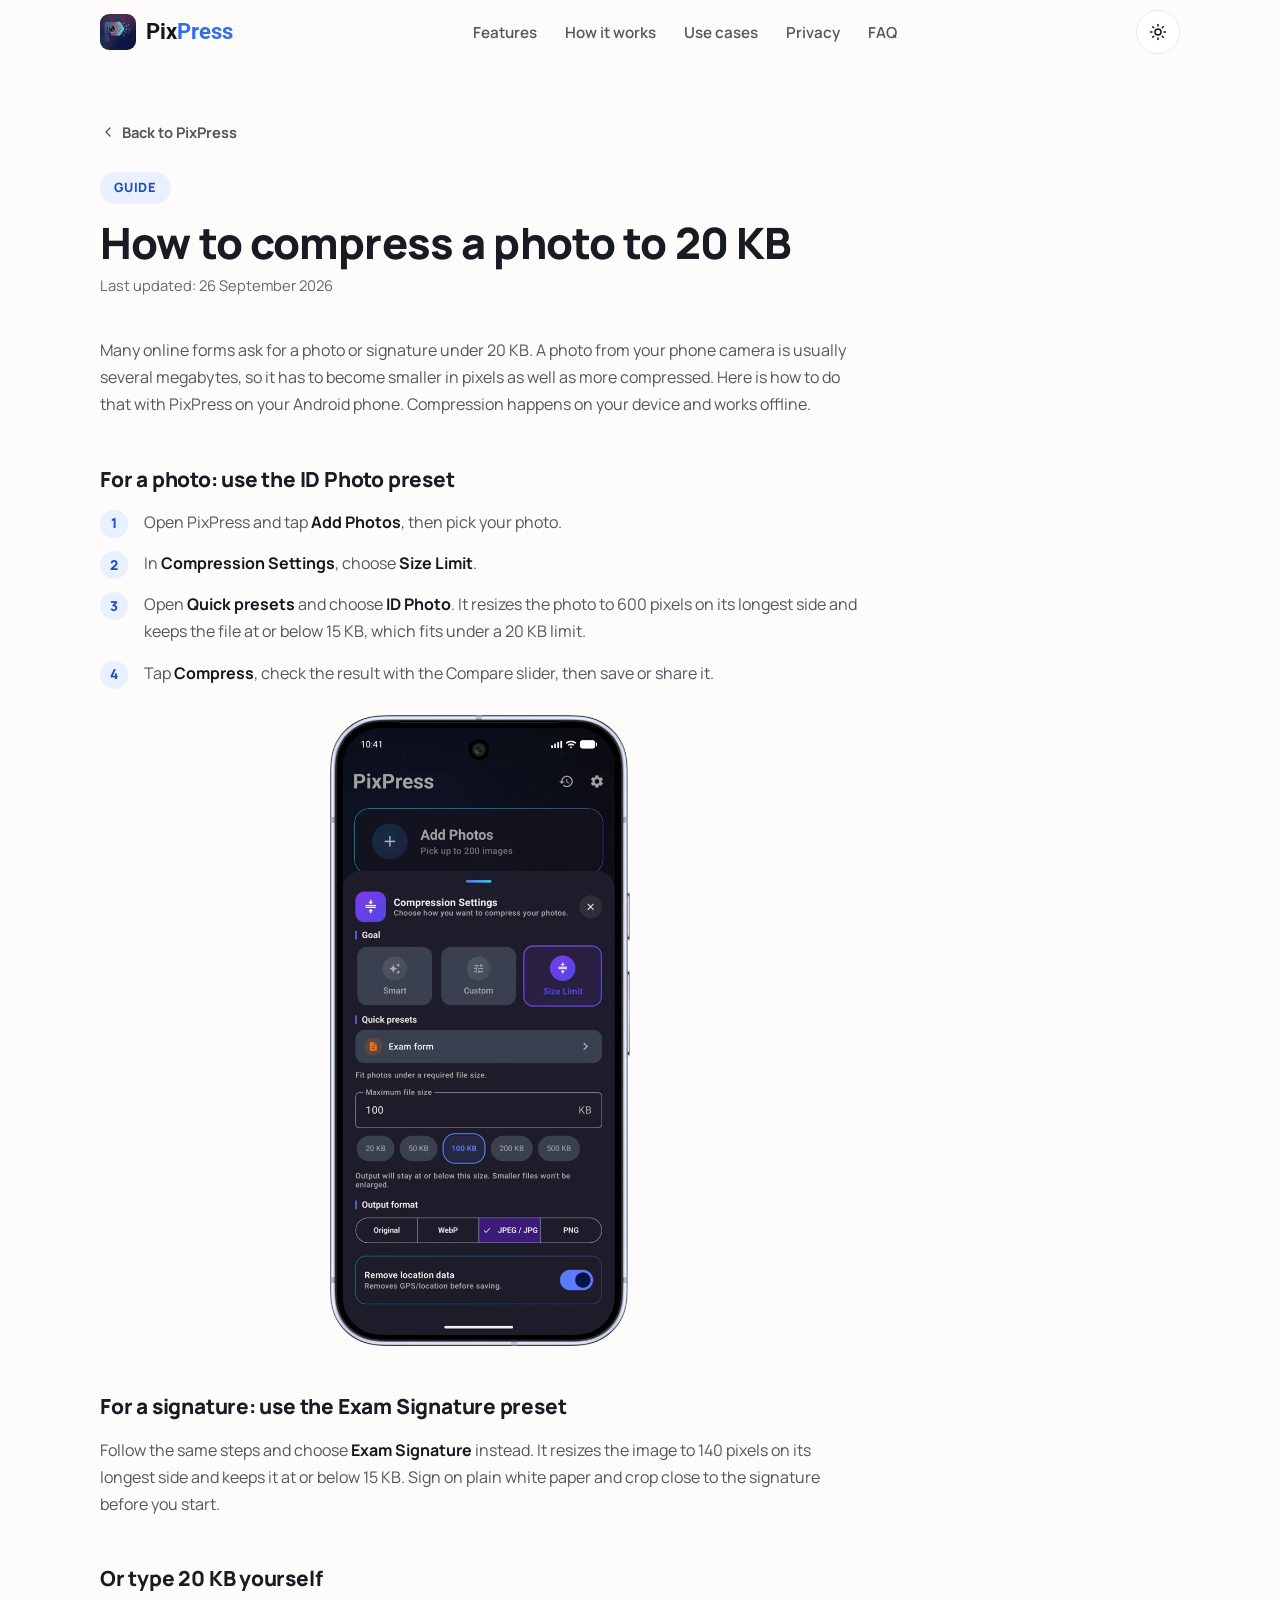
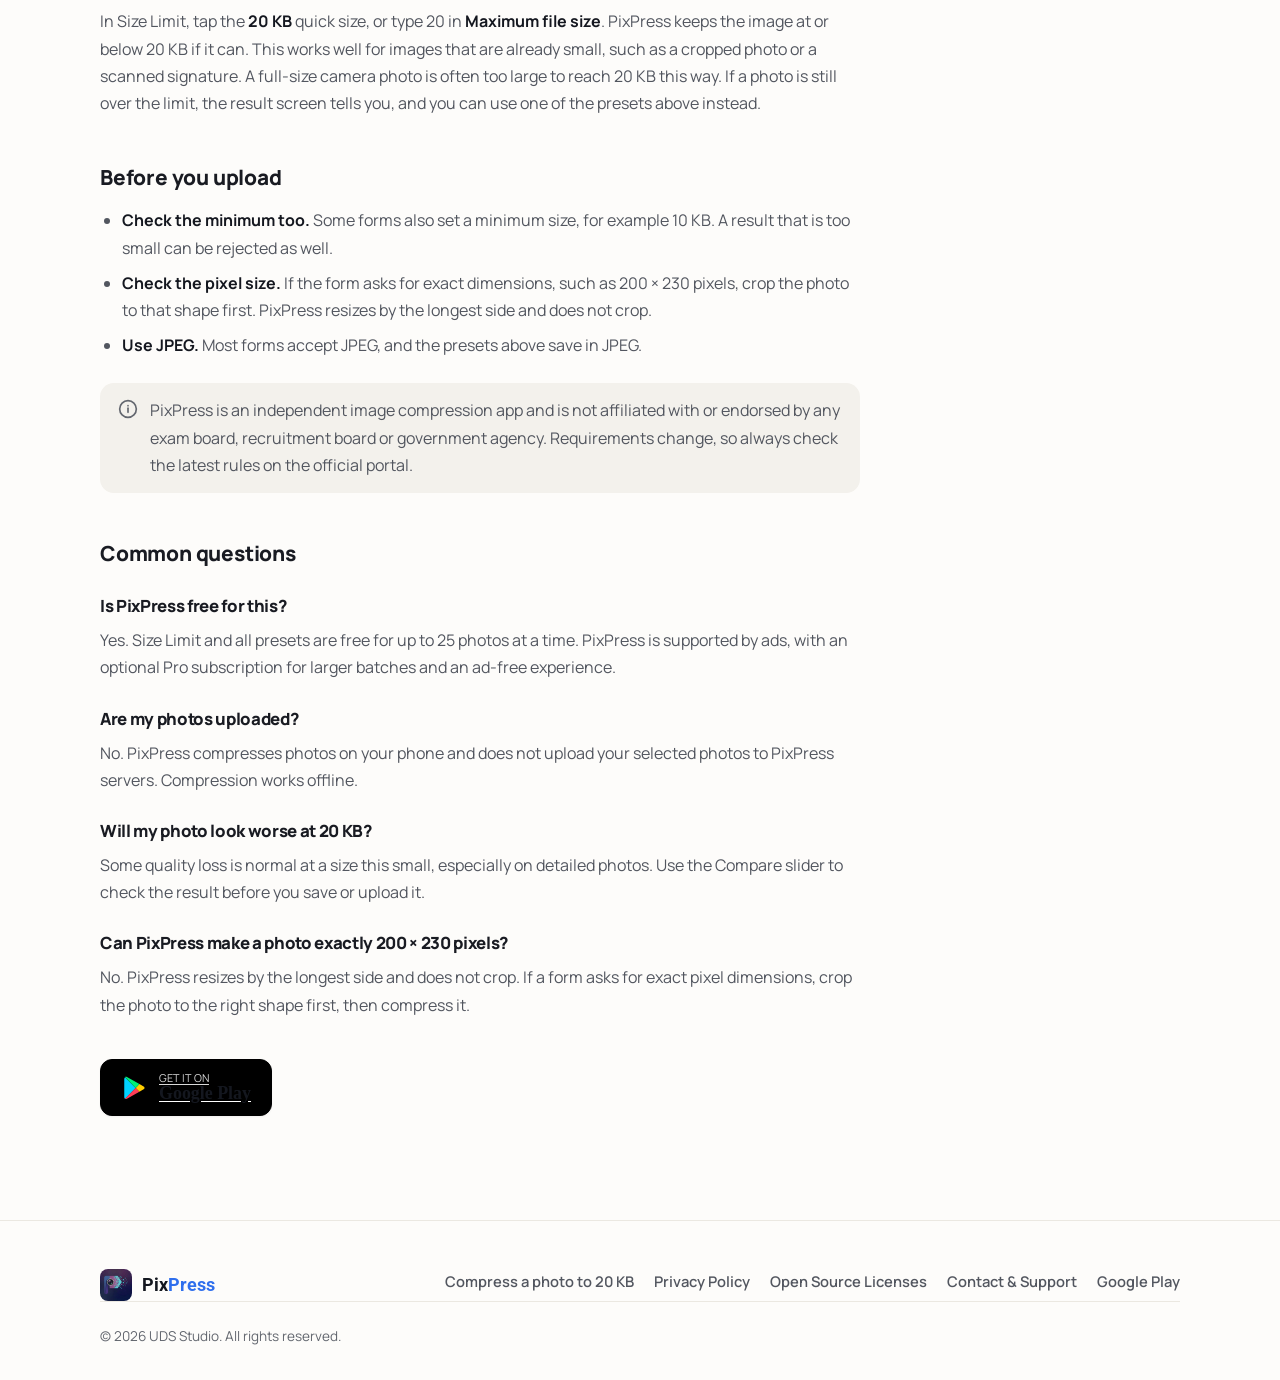
<file: compress-photo-to-20kb/index.html>
<!doctype html>
<html lang="en">
<head>
<meta charset="UTF-8">
<meta name="viewport" content="width=device-width, initial-scale=1, viewport-fit=cover">
<title>Compress a Photo to 20 KB on Android | PixPress</title>
<meta name="description" content="How to get a photo or signature under 20 KB on your Android phone with PixPress: which preset to use, when typing 20 KB works, and what to check before you upload.">
<meta name="theme-color" content="#2F6FED">
<link rel="canonical" href="https://getpixpress.com/compress-photo-to-20kb/">
<meta name="robots" content="index, follow">

<script>
  (function () {
    try {
      var stored = localStorage.getItem("pixpress-theme");
      if (stored === "light" || stored === "dark") {
        document.documentElement.setAttribute("data-theme", stored);
      }
    } catch (e) {}
  })();
</script>

<!-- Font -->
<link rel="preconnect" href="https://fonts.googleapis.com">
<link rel="preconnect" href="https://fonts.gstatic.com" crossorigin>
<link rel="stylesheet" href="https://fonts.googleapis.com/css2?family=Manrope:wght@500;600;700;800&display=swap">
<!-- Roboto Bold, only the letters in "PixPress": the wordmark uses the same font as the app -->
<link rel="stylesheet" href="https://fonts.googleapis.com/css2?family=Roboto:wght@700&text=PixPres&display=swap">

<!-- Favicons -->
<link rel="icon" type="image/png" sizes="32x32" href="/assets/img/favicon-32.png">
<link rel="icon" type="image/png" sizes="192x192" href="/assets/img/icon-192.png">
<link rel="apple-touch-icon" href="/assets/img/icon-512.png">

<!-- Open Graph -->
<meta property="og:type" content="article">
<meta property="og:site_name" content="PixPress">
<meta property="og:title" content="Compress a Photo to 20 KB on Android | PixPress">
<meta property="og:description" content="How to get a photo or signature under 20 KB on your Android phone with PixPress: which preset to use, when typing 20 KB works, and what to check before you upload.">
<meta property="og:image" content="https://getpixpress.com/assets/img/og-image.jpg">
<meta property="og:url" content="https://getpixpress.com/compress-photo-to-20kb/">
<meta property="og:locale" content="en_IN">

<link rel="stylesheet" href="/assets/css/style.css">

<script type="application/ld+json">
{
  "@context": "https://schema.org",
  "@type": "BreadcrumbList",
  "itemListElement": [
    {
      "@type": "ListItem",
      "position": 1,
      "name": "PixPress",
      "item": "https://getpixpress.com/"
    },
    {
      "@type": "ListItem",
      "position": 2,
      "name": "Compress a photo to 20 KB",
      "item": "https://getpixpress.com/compress-photo-to-20kb/"
    }
  ]
}
</script>
<script type="application/ld+json">
{
  "@context": "https://schema.org",
  "@type": "FAQPage",
  "mainEntity": [
    {
      "@type": "Question",
      "name": "Is PixPress free for this?",
      "acceptedAnswer": {
        "@type": "Answer",
        "text": "Yes. Size Limit and all presets are free for up to 25 photos at a time. PixPress is supported by ads, with an optional Pro subscription for larger batches and an ad-free experience."
      }
    },
    {
      "@type": "Question",
      "name": "Are my photos uploaded?",
      "acceptedAnswer": {
        "@type": "Answer",
        "text": "No. PixPress compresses photos on your phone and does not upload your selected photos to PixPress servers. Compression works offline."
      }
    },
    {
      "@type": "Question",
      "name": "Will my photo look worse at 20 KB?",
      "acceptedAnswer": {
        "@type": "Answer",
        "text": "Some quality loss is normal at a size this small, especially on detailed photos. Use the Compare slider to check the result before you save or upload it."
      }
    },
    {
      "@type": "Question",
      "name": "Can PixPress make a photo exactly 200 × 230 pixels?",
      "acceptedAnswer": {
        "@type": "Answer",
        "text": "No. PixPress resizes by the longest side and does not crop. If a form asks for exact pixel dimensions, crop the photo to the right shape first, then compress it."
      }
    }
  ]
}
</script>
<!-- Cloudflare Web Analytics -->
<script type='module' src='https://static.cloudflareinsights.com/beacon.min.js' data-cf-beacon='{"token": "5c96a8c70bb0414793d5f6ea77fa2eb3"}'></script>
<!-- End Cloudflare Web Analytics -->

<style>
  .legal-shell { padding: 56px 0 96px; }
  .legal-updated { color: var(--color-text-muted); font-size: 0.92rem; margin: -8px 0 40px; }
  .legal-content { max-width: 760px; }
  .legal-content h2 {
    font-size: 1.3rem;
    font-weight: 800;
    letter-spacing: -0.01em;
    color: var(--color-ink);
    margin: 44px 0 14px;
  }
  .legal-content h2:first-child { margin-top: 0; }
  .legal-content p, .legal-content li {
    color: var(--color-text-secondary);
    line-height: 1.7;
    font-size: 1rem;
  }
  .legal-content p { margin: 0 0 16px; }
  .legal-content ul { margin: 0 0 16px; padding-left: 22px; }
  .legal-content li { margin-bottom: 8px; }
  .legal-content strong { color: var(--color-text); }
  .legal-content a { text-decoration: underline; text-underline-offset: 2px; }
  .legal-back {
    display: flex;
    width: fit-content;
    align-items: center;
    gap: 6px;
    font-weight: 700;
    font-size: 0.92rem;
    color: var(--color-text-secondary);
    text-decoration: none;
    margin-bottom: 28px;
  }
  .legal-back:hover { color: var(--color-primary); }
  .legal-back svg { width: 16px; height: 16px; }
  .guide-steps { counter-reset: step; list-style: none; padding: 0; margin: 0 0 16px; }
  .guide-steps li { counter-increment: step; position: relative; padding-left: 44px; margin-bottom: 14px; }
  .guide-steps li::before {
    content: counter(step);
    position: absolute; left: 0; top: 1px;
    width: 28px; height: 28px; border-radius: 50%;
    display: grid; place-items: center;
    font-size: 0.85rem; font-weight: 800;
    color: var(--color-primary-dark); background: var(--color-primary-tint);
  }
  .guide-shot { margin: 28px 0 36px; display: flex; justify-content: center; }
  .guide-shot img { width: min(300px, 80vw); height: auto; }
  .guide-note {
    display: flex; gap: 12px; align-items: flex-start;
    background: var(--color-surface-alt); border-radius: 14px;
    padding: 14px 18px; margin: 24px 0; font-size: 0.92rem; color: var(--color-text-secondary);
  }
  .guide-note svg { width: 20px; height: 20px; flex-shrink: 0; margin-top: 2px; color: var(--color-text-muted); }
  .guide-note p { margin: 0; }
  .guide-cta { margin: 40px 0 8px; }
  .legal-content h3 { font-size: 1.05rem; margin: 24px 0 8px; color: var(--color-ink); }
</style>
</head>
<body>
<a class="skip-link" href="#main">Skip to content</a>

<header class="site-header">
  <div class="container">
    <a class="brand" href="/#top">
      <img src="/assets/img/icon-64.png" alt="" width="36" height="36">
      <span class="brand-name">Pix<span class="brand-accent">Press</span></span>
    </a>

    <nav class="main-nav" aria-label="Primary">
      <ul>
        <li><a href="/#features">Features</a></li>
        <li><a href="/#how-it-works">How it works</a></li>
        <li><a href="/#use-cases">Use cases</a></li>
        <li><a href="/#privacy">Privacy</a></li>
        <li><a href="/#faq">FAQ</a></li>
      </ul>
    </nav>

    <div class="header-actions">
      <button class="theme-toggle" id="themeToggle" type="button" aria-pressed="false" aria-label="Toggle dark mode">
        <svg class="icon-sun" viewBox="0 0 24 24" fill="none" stroke="currentColor" stroke-width="2" stroke-linecap="round"><circle cx="12" cy="12" r="4"/><path d="M12 2v2M12 20v2M4.9 4.9l1.4 1.4M17.7 17.7l1.4 1.4M2 12h2M20 12h2M4.9 19.1l1.4-1.4M17.7 6.3l1.4-1.4"/></svg>
        <svg class="icon-moon" viewBox="0 0 24 24" fill="none" stroke="currentColor" stroke-width="2" stroke-linecap="round" stroke-linejoin="round"><path d="M21 12.8A9 9 0 1 1 11.2 3a7 7 0 0 0 9.8 9.8Z"/></svg>
      </button>
      <button class="nav-toggle" id="navToggle" type="button" aria-expanded="false" aria-controls="mobileNav" aria-label="Open menu">
        <svg class="icon-menu" viewBox="0 0 24 24" fill="none" stroke="currentColor" stroke-width="2" stroke-linecap="round"><path d="M4 7h16M4 12h16M4 17h16"/></svg>
        <svg class="icon-close" viewBox="0 0 24 24" fill="none" stroke="currentColor" stroke-width="2" stroke-linecap="round"><path d="M6 6l12 12M18 6L6 18"/></svg>
      </button>
    </div>
  </div>

  <nav class="mobile-nav" id="mobileNav" aria-label="Mobile">
    <ul>
      <li><a href="/#features">Features</a></li>
      <li><a href="/#how-it-works">How it works</a></li>
      <li><a href="/#use-cases">Use cases</a></li>
      <li><a href="/#privacy">Privacy</a></li>
      <li><a href="/#faq">FAQ</a></li>
    </ul>
  </nav>
</header>

<main id="main">
  <section class="legal-shell">
    <div class="container">
      <a class="legal-back" href="/">
        <svg viewBox="0 0 24 24" fill="none" stroke="currentColor" stroke-width="2" stroke-linecap="round" stroke-linejoin="round" aria-hidden="true"><path d="M15 18l-6-6 6-6"/></svg>
        Back to PixPress
      </a>

      <span class="section-eyebrow">Guide</span>
      <h1 class="section-title">How to compress a photo to 20 KB</h1>
      <p class="legal-updated">Last updated: 26 September 2026</p>

      <div class="legal-content">
        <p>
          Many online forms ask for a photo or signature under 20 KB. A photo from your phone camera is usually
          several megabytes, so it has to become smaller in pixels as well as more compressed. Here is how to do that
          with PixPress on your Android phone. Compression happens on your device and works offline.
        </p>

        <h2>For a photo: use the ID Photo preset</h2>
        <ol class="guide-steps">
          <li>Open PixPress and tap <strong>Add Photos</strong>, then pick your photo.</li>
          <li>In <strong>Compression Settings</strong>, choose <strong>Size Limit</strong>.</li>
          <li>Open <strong>Quick presets</strong> and choose <strong>ID Photo</strong>. It resizes the photo to 600 pixels on its longest side and keeps the file at or below 15 KB, which fits under a 20 KB limit.</li>
          <li>Tap <strong>Compress</strong>, check the result with the Compare slider, then save or share it.</li>
        </ol>

        <div class="guide-shot">
          <img src="/assets/img/screenshot-settings.webp" alt="Real PixPress screenshot: Compression Settings with Size Limit selected, the Quick presets row, the Maximum file size field and quick sizes from 20 KB to 500 KB" width="560" height="1179" loading="lazy">
        </div>

        <h2>For a signature: use the Exam Signature preset</h2>
        <p>
          Follow the same steps and choose <strong>Exam Signature</strong> instead. It resizes the image to 140 pixels
          on its longest side and keeps it at or below 15 KB. Sign on plain white paper and crop close to the
          signature before you start.
        </p>

        <h2>Or type 20 KB yourself</h2>
        <p>
          In Size Limit, tap the <strong>20 KB</strong> quick size, or type 20 in <strong>Maximum file size</strong>.
          PixPress keeps the image at or below 20 KB if it can. This works well for images that are already small,
          such as a cropped photo or a scanned signature. A full-size camera photo is often too large to reach 20 KB
          this way. If a photo is still over the limit, the result screen tells you, and you can use one of the presets
          above instead.
        </p>

        <h2>Before you upload</h2>
        <ul>
          <li><strong>Check the minimum too.</strong> Some forms also set a minimum size, for example 10 KB. A result that is too small can be rejected as well.</li>
          <li><strong>Check the pixel size.</strong> If the form asks for exact dimensions, such as 200 &times; 230 pixels, crop the photo to that shape first. PixPress resizes by the longest side and does not crop.</li>
          <li><strong>Use JPEG.</strong> Most forms accept JPEG, and the presets above save in JPEG.</li>
        </ul>

        <div class="guide-note">
          <svg viewBox="0 0 24 24" fill="none" stroke="currentColor" stroke-width="2" stroke-linecap="round" stroke-linejoin="round" aria-hidden="true"><circle cx="12" cy="12" r="10"/><path d="M12 16v-5"/><path d="M12 8h.01"/></svg>
          <p>PixPress is an independent image compression app and is not affiliated with or endorsed by any exam board, recruitment board or government agency. Requirements change, so always check the latest rules on the official portal.</p>
        </div>

        <h2>Common questions</h2>
        <h3>Is PixPress free for this?</h3>
        <p>Yes. Size Limit and all presets are free for up to 25 photos at a time. PixPress is supported by ads, with an optional Pro subscription for larger batches and an ad-free experience.</p>
        <h3>Are my photos uploaded?</h3>
        <p>No. PixPress compresses photos on your phone and does not upload your selected photos to PixPress servers. Compression works offline.</p>
        <h3>Will my photo look worse at 20 KB?</h3>
        <p>Some quality loss is normal at a size this small, especially on detailed photos. Use the Compare slider to check the result before you save or upload it.</p>
        <h3>Can PixPress make a photo exactly 200 × 230 pixels?</h3>
        <p>No. PixPress resizes by the longest side and does not crop. If a form asks for exact pixel dimensions, crop the photo to the right shape first, then compress it.</p>

        <div class="guide-cta">
          <a class="play-badge" data-play-link href="https://play.google.com/store/apps/details?id=com.uds.pixpress" aria-label="Get PixPress on Google Play">
            <svg class="play-glyph" viewBox="0 0 24 24" aria-hidden="true">
              <path d="M3.6 2.2c-.4.3-.6.8-.6 1.4v17c0 .6.2 1 .6 1.4l.1.1L13.5 12 3.7 2.1l-.1.1Z" fill="#00D2FF"/>
              <path d="M13.5 12 17 15.5l3.9-2.3c1.1-.6 1.1-2 0-2.6L17 8.3 13.5 12Z" fill="#FFCD00"/>
              <path d="M17 15.5 13.5 12l-9.8 9.9c.4.4 1.1.5 1.8.1l11.5-6.5Z" fill="#FF3D57"/>
              <path d="M17 8.3 5.5 1.8c-.7-.4-1.4-.3-1.8.1L13.5 12 17 8.3Z" fill="#00F076"/>
            </svg>
            <span class="play-copy">
              <small>GET IT ON</small>
              <strong>Google Play</strong>
            </span>
          </a>
        </div>
      </div>
    </div>
  </section>
</main>

<footer class="site-footer">
  <div class="container">
    <div class="footer-grid">
      <div class="footer-brand">
        <img src="/assets/img/icon-64.png" alt="" width="32" height="32">
        <span class="brand-name">Pix<span class="brand-accent">Press</span></span>
      </div>
      <ul class="footer-links">
        <li><a href="/compress-photo-to-20kb/">Compress a photo to 20 KB</a></li>
        <li><a href="/privacy-policy.html">Privacy Policy</a></li>
        <li><a href="/licenses.html">Open Source Licenses</a></li>
        <li><a href="mailto:uds.apps.dev@gmail.com">Contact &amp; Support</a></li>
        <li><a data-play-link href="https://play.google.com/store/apps/details?id=com.uds.pixpress" target="_blank" rel="noopener">Google Play</a></li>
      </ul>
    </div>
    <div class="footer-bottom">
      <span>&copy; <span id="currentYear">2026</span> UDS Studio. All rights reserved.</span>
    </div>
  </div>
</footer>

<script src="/assets/js/main.js" defer></script>
</body>
</html>
</file>
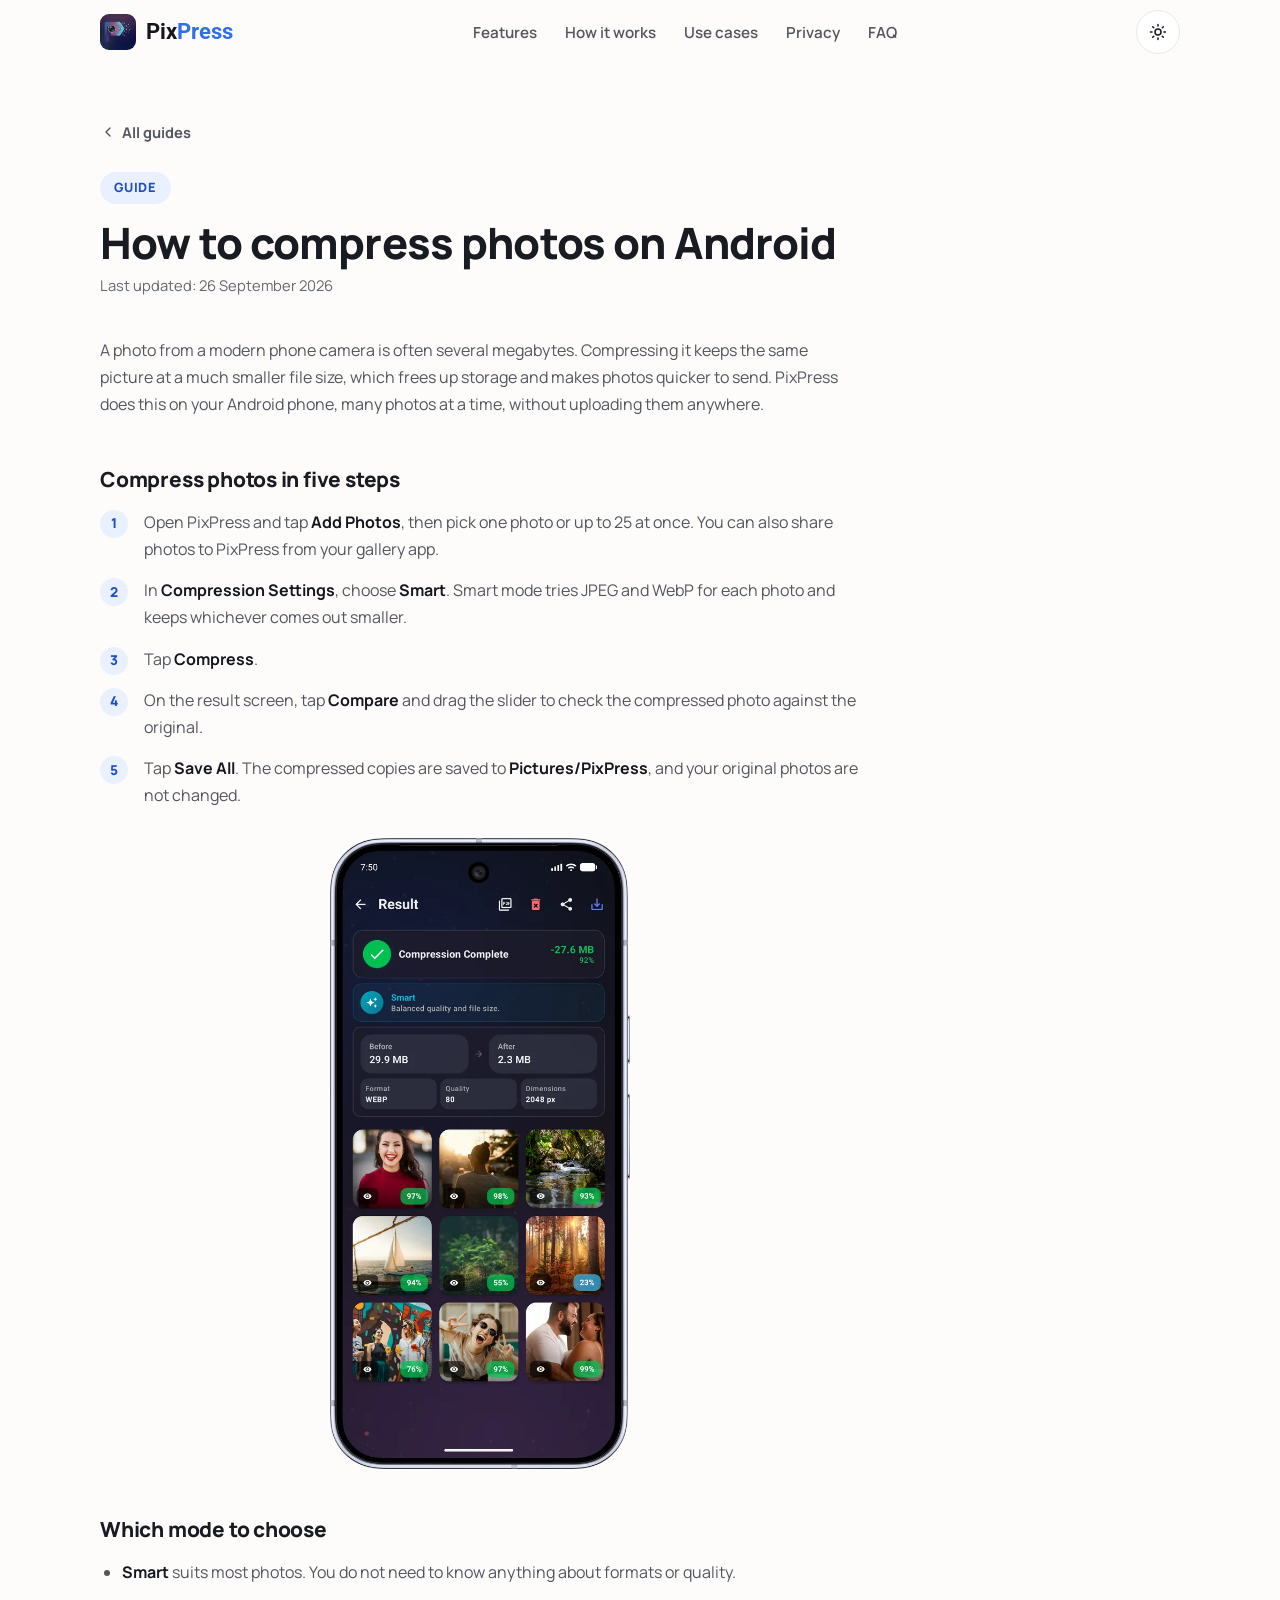
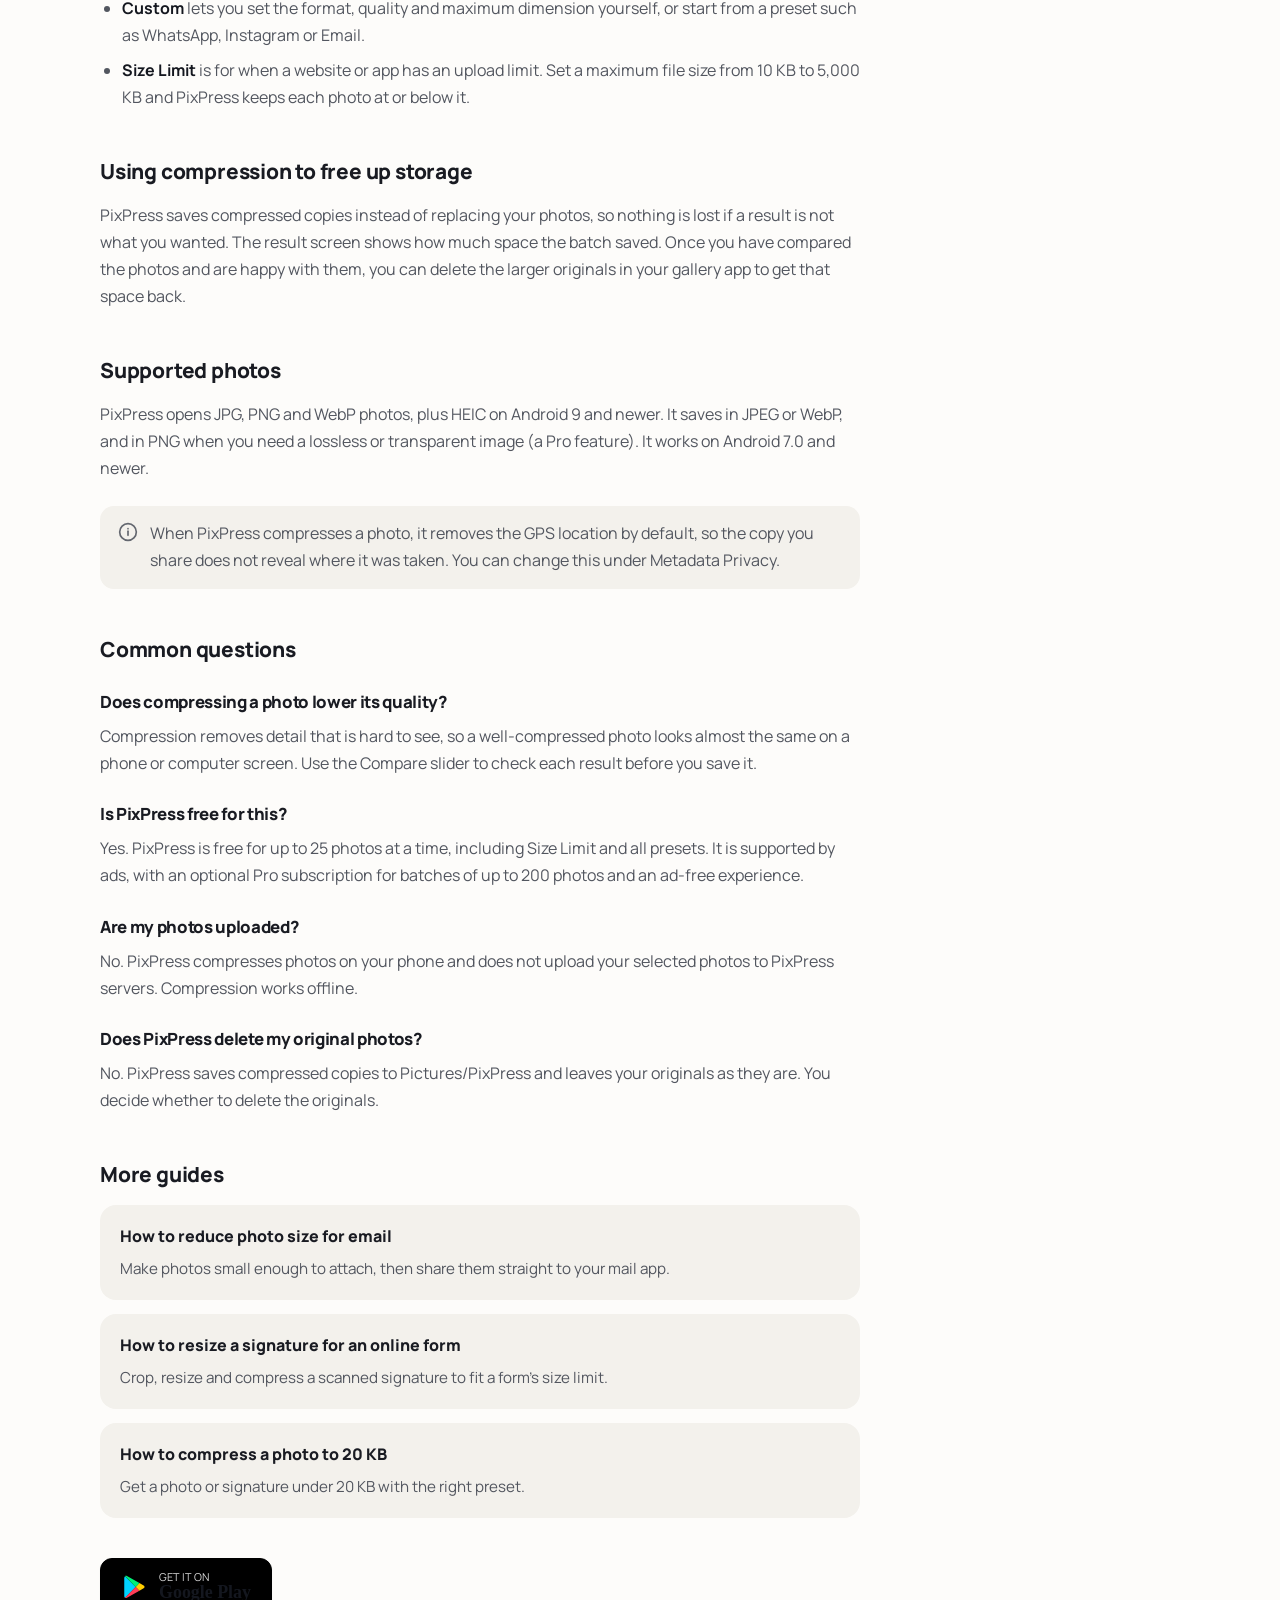
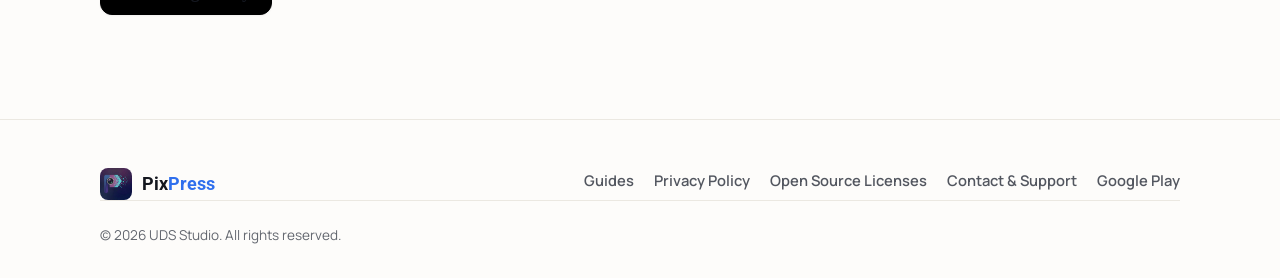
<file: compress-photos-on-android/index.html>
<!doctype html>
<html lang="en">
<head>
<meta charset="UTF-8">
<meta name="viewport" content="width=device-width, initial-scale=1, viewport-fit=cover">
<title>How to Compress Photos on Android | PixPress</title>
<meta name="description" content="Compress photos on your Android phone to save storage or share them faster: pick your photos, use Smart mode, compare before and after, then save. Works offline.">
<meta name="theme-color" content="#2F6FED">
<link rel="canonical" href="https://getpixpress.com/compress-photos-on-android/">
<meta name="robots" content="index, follow">

<script>
  (function () {
    try {
      var stored = localStorage.getItem("pixpress-theme");
      if (stored === "light" || stored === "dark") {
        document.documentElement.setAttribute("data-theme", stored);
      }
    } catch (e) {}
  })();
</script>

<!-- Font -->
<link rel="preconnect" href="https://fonts.googleapis.com">
<link rel="preconnect" href="https://fonts.gstatic.com" crossorigin>
<link rel="stylesheet" href="https://fonts.googleapis.com/css2?family=Manrope:wght@500;600;700;800&display=swap">
<!-- Roboto Bold, only the letters in "PixPress": the wordmark uses the same font as the app -->
<link rel="stylesheet" href="https://fonts.googleapis.com/css2?family=Roboto:wght@700&text=PixPres&display=swap">

<!-- Favicons -->
<link rel="icon" type="image/png" sizes="32x32" href="/assets/img/favicon-32.png">
<link rel="icon" type="image/png" sizes="192x192" href="/assets/img/icon-192.png">
<link rel="apple-touch-icon" href="/assets/img/icon-512.png">

<!-- Open Graph -->
<meta property="og:type" content="article">
<meta property="og:site_name" content="PixPress">
<meta property="og:title" content="How to Compress Photos on Android | PixPress">
<meta property="og:description" content="Compress photos on your Android phone to save storage or share them faster: pick your photos, use Smart mode, compare before and after, then save. Works offline.">
<meta property="og:image" content="https://getpixpress.com/assets/img/og-image.jpg">
<meta property="og:url" content="https://getpixpress.com/compress-photos-on-android/">
<meta property="og:locale" content="en_IN">

<link rel="stylesheet" href="/assets/css/style.css">

<script type="application/ld+json">
{
  "@context": "https://schema.org",
  "@type": "BreadcrumbList",
  "itemListElement": [
    {
      "@type": "ListItem",
      "position": 1,
      "name": "PixPress",
      "item": "https://getpixpress.com/"
    },
    {
      "@type": "ListItem",
      "position": 2,
      "name": "Guides",
      "item": "https://getpixpress.com/guides/"
    },
    {
      "@type": "ListItem",
      "position": 3,
      "name": "Compress photos on Android",
      "item": "https://getpixpress.com/compress-photos-on-android/"
    }
  ]
}
</script>
<script type="application/ld+json">
{
  "@context": "https://schema.org",
  "@type": "FAQPage",
  "mainEntity": [
    {
      "@type": "Question",
      "name": "Does compressing a photo lower its quality?",
      "acceptedAnswer": {
        "@type": "Answer",
        "text": "Compression removes detail that is hard to see, so a well-compressed photo looks almost the same on a phone or computer screen. Use the Compare slider to check each result before you save it."
      }
    },
    {
      "@type": "Question",
      "name": "Is PixPress free for this?",
      "acceptedAnswer": {
        "@type": "Answer",
        "text": "Yes. PixPress is free for up to 25 photos at a time, including Size Limit and all presets. It is supported by ads, with an optional Pro subscription for batches of up to 200 photos and an ad-free experience."
      }
    },
    {
      "@type": "Question",
      "name": "Are my photos uploaded?",
      "acceptedAnswer": {
        "@type": "Answer",
        "text": "No. PixPress compresses photos on your phone and does not upload your selected photos to PixPress servers. Compression works offline."
      }
    },
    {
      "@type": "Question",
      "name": "Does PixPress delete my original photos?",
      "acceptedAnswer": {
        "@type": "Answer",
        "text": "No. PixPress saves compressed copies to Pictures/PixPress and leaves your originals as they are. You decide whether to delete the originals."
      }
    }
  ]
}
</script>
<!-- Cloudflare Web Analytics -->
<script type='module' src='https://static.cloudflareinsights.com/beacon.min.js' data-cf-beacon='{"token": "5c96a8c70bb0414793d5f6ea77fa2eb3"}'></script>
<!-- End Cloudflare Web Analytics -->

<style>
  .legal-shell { padding: 56px 0 96px; }
  .legal-updated { color: var(--color-text-muted); font-size: 0.92rem; margin: -8px 0 40px; }
  .legal-content { max-width: 760px; }
  .legal-content h2 {
    font-size: 1.3rem;
    font-weight: 800;
    letter-spacing: -0.01em;
    color: var(--color-ink);
    margin: 44px 0 14px;
  }
  .legal-content h2:first-child { margin-top: 0; }
  .legal-content p, .legal-content li {
    color: var(--color-text-secondary);
    line-height: 1.7;
    font-size: 1rem;
  }
  .legal-content p { margin: 0 0 16px; }
  .legal-content ul { margin: 0 0 16px; padding-left: 22px; }
  .legal-content li { margin-bottom: 8px; }
  .legal-content strong { color: var(--color-text); }
  .legal-content a { text-decoration: underline; text-underline-offset: 2px; }
  .legal-back {
    display: flex;
    width: fit-content;
    align-items: center;
    gap: 6px;
    font-weight: 700;
    font-size: 0.92rem;
    color: var(--color-text-secondary);
    text-decoration: none;
    margin-bottom: 28px;
  }
  .legal-back:hover { color: var(--color-primary); }
  .legal-back svg { width: 16px; height: 16px; }
  .guide-steps { counter-reset: step; list-style: none; padding: 0; margin: 0 0 16px; }
  .guide-steps li { counter-increment: step; position: relative; padding-left: 44px; margin-bottom: 14px; }
  .guide-steps li::before {
    content: counter(step);
    position: absolute; left: 0; top: 1px;
    width: 28px; height: 28px; border-radius: 50%;
    display: grid; place-items: center;
    font-size: 0.85rem; font-weight: 800;
    color: var(--color-primary-dark); background: var(--color-primary-tint);
  }
  .guide-shot { margin: 28px 0 36px; display: flex; justify-content: center; }
  .guide-shot img { width: min(300px, 80vw); height: auto; }
  .guide-note {
    display: flex; gap: 12px; align-items: flex-start;
    background: var(--color-surface-alt); border-radius: 14px;
    padding: 14px 18px; margin: 24px 0; font-size: 0.92rem; color: var(--color-text-secondary);
  }
  .guide-note svg { width: 20px; height: 20px; flex-shrink: 0; margin-top: 2px; color: var(--color-text-muted); }
  .guide-note p { margin: 0; }
  .guide-cta { margin: 40px 0 8px; }
  .legal-content h3 { font-size: 1.05rem; margin: 24px 0 8px; color: var(--color-ink); }
  .legal-content .guide-list { list-style: none; padding: 0; margin: 0 0 16px; display: grid; gap: 14px; }
  .legal-content .guide-list li { margin: 0; padding: 18px 20px; border-radius: 16px; background: var(--color-surface-alt); }
  .legal-content .guide-list a { font-weight: 800; color: var(--color-ink); text-decoration: none; }
  .legal-content .guide-list a:hover { color: var(--color-primary); text-decoration: underline; }
  .legal-content .guide-list p { margin: 6px 0 0; font-size: 0.95rem; }
  .legal-content .play-badge { text-decoration: none; }
  .guide-table-wrap { overflow-x: auto; margin: 0 0 20px; }
  .guide-table { width: 100%; border-collapse: collapse; font-size: 0.95rem; min-width: 520px; }
  .guide-table th, .guide-table td { text-align: left; padding: 10px 12px; border-bottom: 1px solid var(--color-border); color: var(--color-text-secondary); vertical-align: top; }
  .guide-table th { color: var(--color-ink); font-weight: 800; }
  @media (max-width: 599px) {
    .guide-table { min-width: 0; }
    .guide-table thead { display: none; }
    .guide-table tr { display: block; padding: 12px 0; border-bottom: 1px solid var(--color-border); }
    .guide-table td { display: block; border: 0; padding: 3px 0; }
    .guide-table td[data-label]::before { content: attr(data-label) ": "; font-weight: 700; color: var(--color-text); }
  }
</style>
</head>
<body>
<a class="skip-link" href="#main">Skip to content</a>

<header class="site-header">
  <div class="container">
    <a class="brand" href="/#top">
      <img src="/assets/img/icon-64.png" alt="" width="36" height="36">
      <span class="brand-name">Pix<span class="brand-accent">Press</span></span>
    </a>

    <nav class="main-nav" aria-label="Primary">
      <ul>
        <li><a href="/#features">Features</a></li>
        <li><a href="/#how-it-works">How it works</a></li>
        <li><a href="/#use-cases">Use cases</a></li>
        <li><a href="/#privacy">Privacy</a></li>
        <li><a href="/#faq">FAQ</a></li>
      </ul>
    </nav>

    <div class="header-actions">
      <button class="theme-toggle" id="themeToggle" type="button" aria-pressed="false" aria-label="Toggle dark mode">
        <svg class="icon-sun" viewBox="0 0 24 24" fill="none" stroke="currentColor" stroke-width="2" stroke-linecap="round"><circle cx="12" cy="12" r="4"/><path d="M12 2v2M12 20v2M4.9 4.9l1.4 1.4M17.7 17.7l1.4 1.4M2 12h2M20 12h2M4.9 19.1l1.4-1.4M17.7 6.3l1.4-1.4"/></svg>
        <svg class="icon-moon" viewBox="0 0 24 24" fill="none" stroke="currentColor" stroke-width="2" stroke-linecap="round" stroke-linejoin="round"><path d="M21 12.8A9 9 0 1 1 11.2 3a7 7 0 0 0 9.8 9.8Z"/></svg>
      </button>
      <button class="nav-toggle" id="navToggle" type="button" aria-expanded="false" aria-controls="mobileNav" aria-label="Open menu">
        <svg class="icon-menu" viewBox="0 0 24 24" fill="none" stroke="currentColor" stroke-width="2" stroke-linecap="round"><path d="M4 7h16M4 12h16M4 17h16"/></svg>
        <svg class="icon-close" viewBox="0 0 24 24" fill="none" stroke="currentColor" stroke-width="2" stroke-linecap="round"><path d="M6 6l12 12M18 6L6 18"/></svg>
      </button>
    </div>
  </div>

  <nav class="mobile-nav" id="mobileNav" aria-label="Mobile">
    <ul>
      <li><a href="/#features">Features</a></li>
      <li><a href="/#how-it-works">How it works</a></li>
      <li><a href="/#use-cases">Use cases</a></li>
      <li><a href="/#privacy">Privacy</a></li>
      <li><a href="/#faq">FAQ</a></li>
    </ul>
  </nav>
</header>

<main id="main">
  <section class="legal-shell">
    <div class="container">
      <a class="legal-back" href="/guides/">
        <svg viewBox="0 0 24 24" fill="none" stroke="currentColor" stroke-width="2" stroke-linecap="round" stroke-linejoin="round" aria-hidden="true"><path d="M15 18l-6-6 6-6"/></svg>
        All guides
      </a>

      <span class="section-eyebrow">Guide</span>
      <h1 class="section-title">How to compress photos on Android</h1>
      <p class="legal-updated">Last updated: 26 September 2026</p>

      <div class="legal-content">
        <p>
          A photo from a modern phone camera is often several megabytes. Compressing it keeps the same picture at a
          much smaller file size, which frees up storage and makes photos quicker to send. PixPress does this on
          your Android phone, many photos at a time, without uploading them anywhere.
        </p>

        <h2>Compress photos in five steps</h2>
        <ol class="guide-steps">
          <li>Open PixPress and tap <strong>Add Photos</strong>, then pick one photo or up to 25 at once. You can also share photos to PixPress from your gallery app.</li>
          <li>In <strong>Compression Settings</strong>, choose <strong>Smart</strong>. Smart mode tries JPEG and WebP for each photo and keeps whichever comes out smaller.</li>
          <li>Tap <strong>Compress</strong>.</li>
          <li>On the result screen, tap <strong>Compare</strong> and drag the slider to check the compressed photo against the original.</li>
          <li>Tap <strong>Save All</strong>. The compressed copies are saved to <strong>Pictures/PixPress</strong>, and your original photos are not changed.</li>
        </ol>

        <div class="guide-shot">
          <img src="/assets/img/screenshot-result.webp" alt="Real PixPress screenshot: Result screen showing a batch reduced from 29.9 MB to 2.3 MB, with a percentage saved on each photo" width="560" height="1179" loading="lazy">
        </div>

        <h2>Which mode to choose</h2>
        <ul>
          <li><strong>Smart</strong> suits most photos. You do not need to know anything about formats or quality.</li>
          <li><strong>Custom</strong> lets you set the format, quality and maximum dimension yourself, or start from a preset such as WhatsApp, Instagram or Email.</li>
          <li><strong>Size Limit</strong> is for when a website or app has an upload limit. Set a maximum file size from 10 KB to 5,000 KB and PixPress keeps each photo at or below it.</li>
        </ul>

        <h2>Using compression to free up storage</h2>
        <p>
          PixPress saves compressed copies instead of replacing your photos, so nothing is lost if a result is not
          what you wanted. The result screen shows how much space the batch saved. Once you have compared the photos
          and are happy with them, you can delete the larger originals in your gallery app to get that space back.
        </p>

        <h2>Supported photos</h2>
        <p>
          PixPress opens JPG, PNG and WebP photos, plus HEIC on Android 9 and newer. It saves in JPEG or WebP, and in
          PNG when you need a lossless or transparent image (a Pro feature). It works on Android 7.0 and newer.
        </p>

        <div class="guide-note">
          <svg viewBox="0 0 24 24" fill="none" stroke="currentColor" stroke-width="2" stroke-linecap="round" stroke-linejoin="round" aria-hidden="true"><circle cx="12" cy="12" r="10"/><path d="M12 16v-5"/><path d="M12 8h.01"/></svg>
          <p>When PixPress compresses a photo, it removes the GPS location by default, so the copy you share does not reveal where it was taken. You can change this under Metadata Privacy.</p>
        </div>

        <h2>Common questions</h2>
        <h3>Does compressing a photo lower its quality?</h3>
        <p>Compression removes detail that is hard to see, so a well-compressed photo looks almost the same on a phone or computer screen. Use the Compare slider to check each result before you save it.</p>
        <h3>Is PixPress free for this?</h3>
        <p>Yes. PixPress is free for up to 25 photos at a time, including Size Limit and all presets. It is supported by ads, with an optional Pro subscription for batches of up to 200 photos and an ad-free experience.</p>
        <h3>Are my photos uploaded?</h3>
        <p>No. PixPress compresses photos on your phone and does not upload your selected photos to PixPress servers. Compression works offline.</p>
        <h3>Does PixPress delete my original photos?</h3>
        <p>No. PixPress saves compressed copies to Pictures/PixPress and leaves your originals as they are. You decide whether to delete the originals.</p>

        <h2>More guides</h2>
        <ul class="guide-list">
          <li><a href="/reduce-photo-size-for-email/">How to reduce photo size for email</a><p>Make photos small enough to attach, then share them straight to your mail app.</p></li>
          <li><a href="/resize-signature/">How to resize a signature for an online form</a><p>Crop, resize and compress a scanned signature to fit a form&#x27;s size limit.</p></li>
          <li><a href="/compress-photo-to-20kb/">How to compress a photo to 20 KB</a><p>Get a photo or signature under 20 KB with the right preset.</p></li>
        </ul>

        <div class="guide-cta">
          <a class="play-badge" data-play-link href="https://play.google.com/store/apps/details?id=com.uds.pixpress" aria-label="Get PixPress on Google Play">
            <svg class="play-glyph" viewBox="0 0 24 24" aria-hidden="true">
              <path d="M3.6 2.2c-.4.3-.6.8-.6 1.4v17c0 .6.2 1 .6 1.4l.1.1L13.5 12 3.7 2.1l-.1.1Z" fill="#00D2FF"/>
              <path d="M13.5 12 17 15.5l3.9-2.3c1.1-.6 1.1-2 0-2.6L17 8.3 13.5 12Z" fill="#FFCD00"/>
              <path d="M17 15.5 13.5 12l-9.8 9.9c.4.4 1.1.5 1.8.1l11.5-6.5Z" fill="#FF3D57"/>
              <path d="M17 8.3 5.5 1.8c-.7-.4-1.4-.3-1.8.1L13.5 12 17 8.3Z" fill="#00F076"/>
            </svg>
            <span class="play-copy">
              <small>GET IT ON</small>
              <strong>Google Play</strong>
            </span>
          </a>
        </div>
      </div>
    </div>
  </section>
</main>

<footer class="site-footer">
  <div class="container">
    <div class="footer-grid">
      <div class="footer-brand">
        <img src="/assets/img/icon-64.png" alt="" width="32" height="32">
        <span class="brand-name">Pix<span class="brand-accent">Press</span></span>
      </div>
      <ul class="footer-links">
        <li><a href="/guides/">Guides</a></li>
        <li><a href="/privacy-policy.html">Privacy Policy</a></li>
        <li><a href="/licenses.html">Open Source Licenses</a></li>
        <li><a href="mailto:uds.apps.dev@gmail.com">Contact &amp; Support</a></li>
        <li><a data-play-link href="https://play.google.com/store/apps/details?id=com.uds.pixpress" target="_blank" rel="noopener">Google Play</a></li>
      </ul>
    </div>
    <div class="footer-bottom">
      <span>&copy; <span id="currentYear">2026</span> UDS Studio. All rights reserved.</span>
    </div>
  </div>
</footer>

<script src="/assets/js/main.js" defer></script>
</body>
</html>
</file>
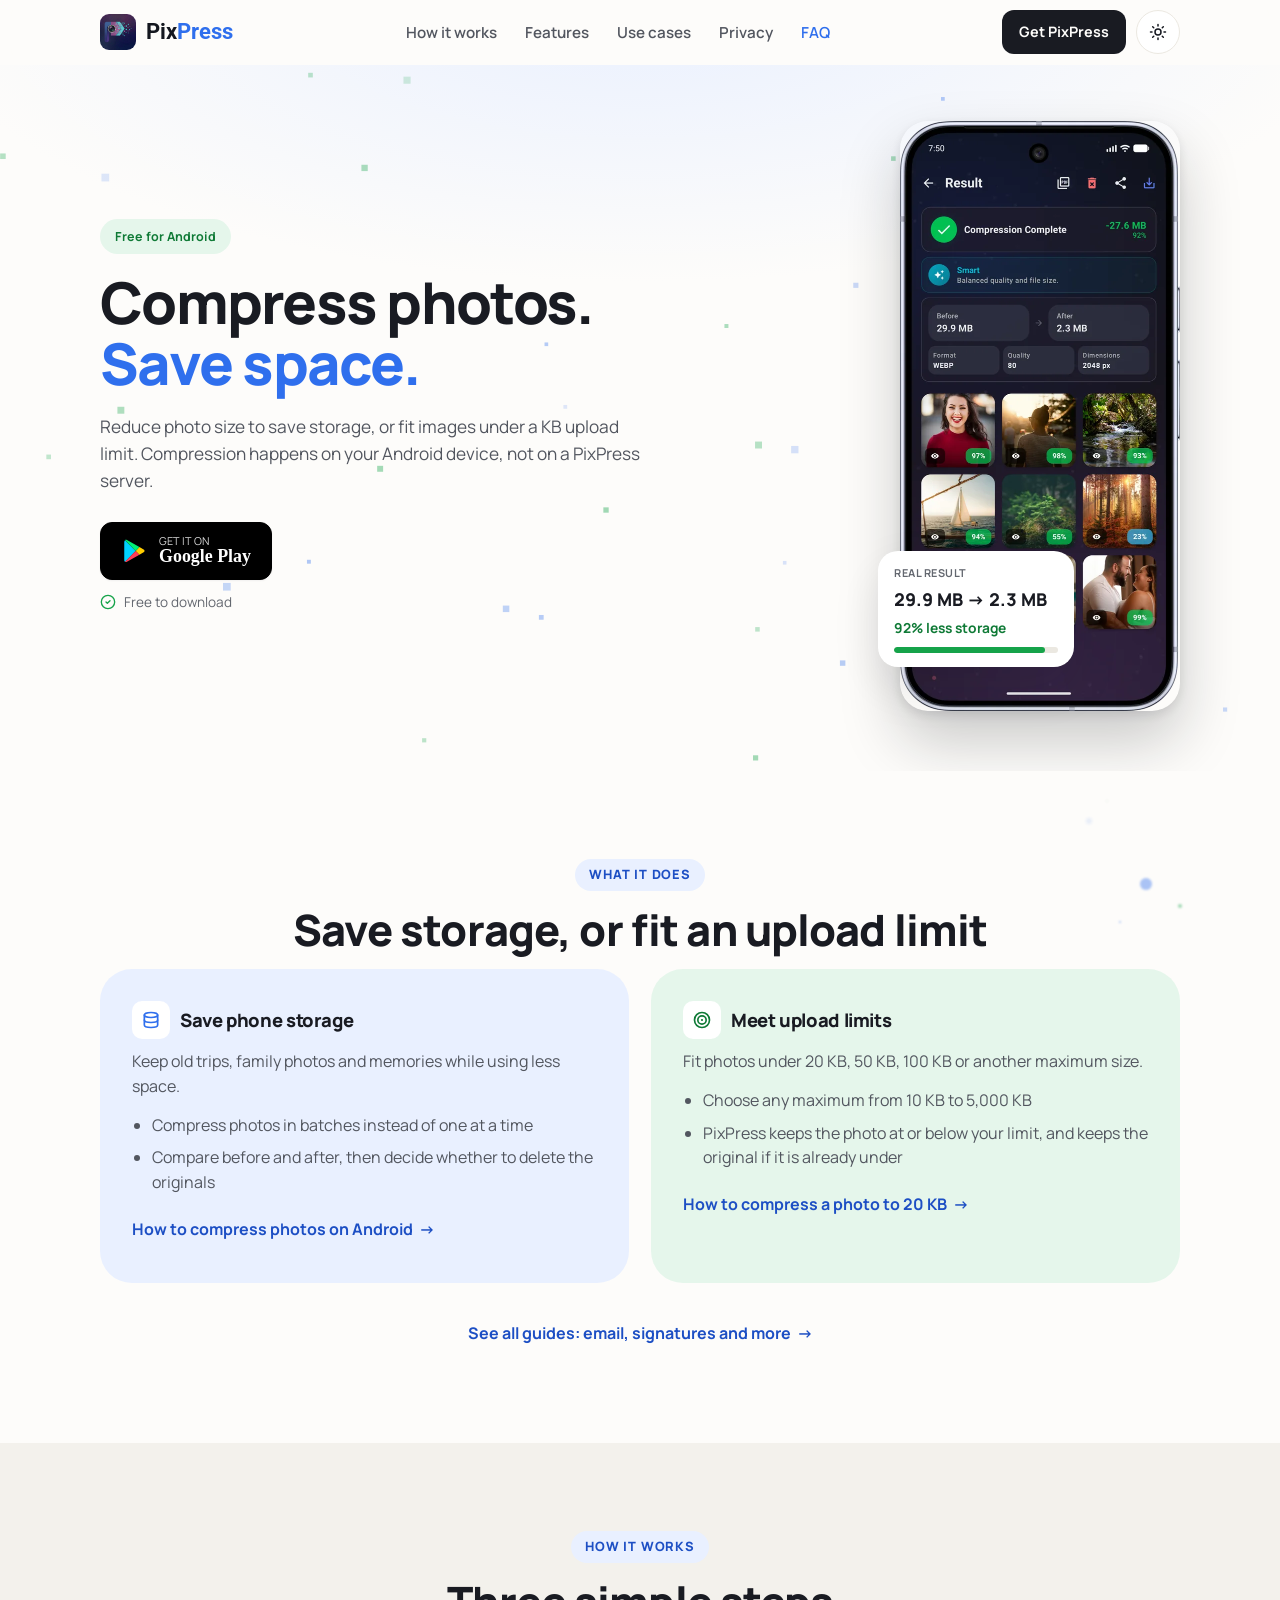
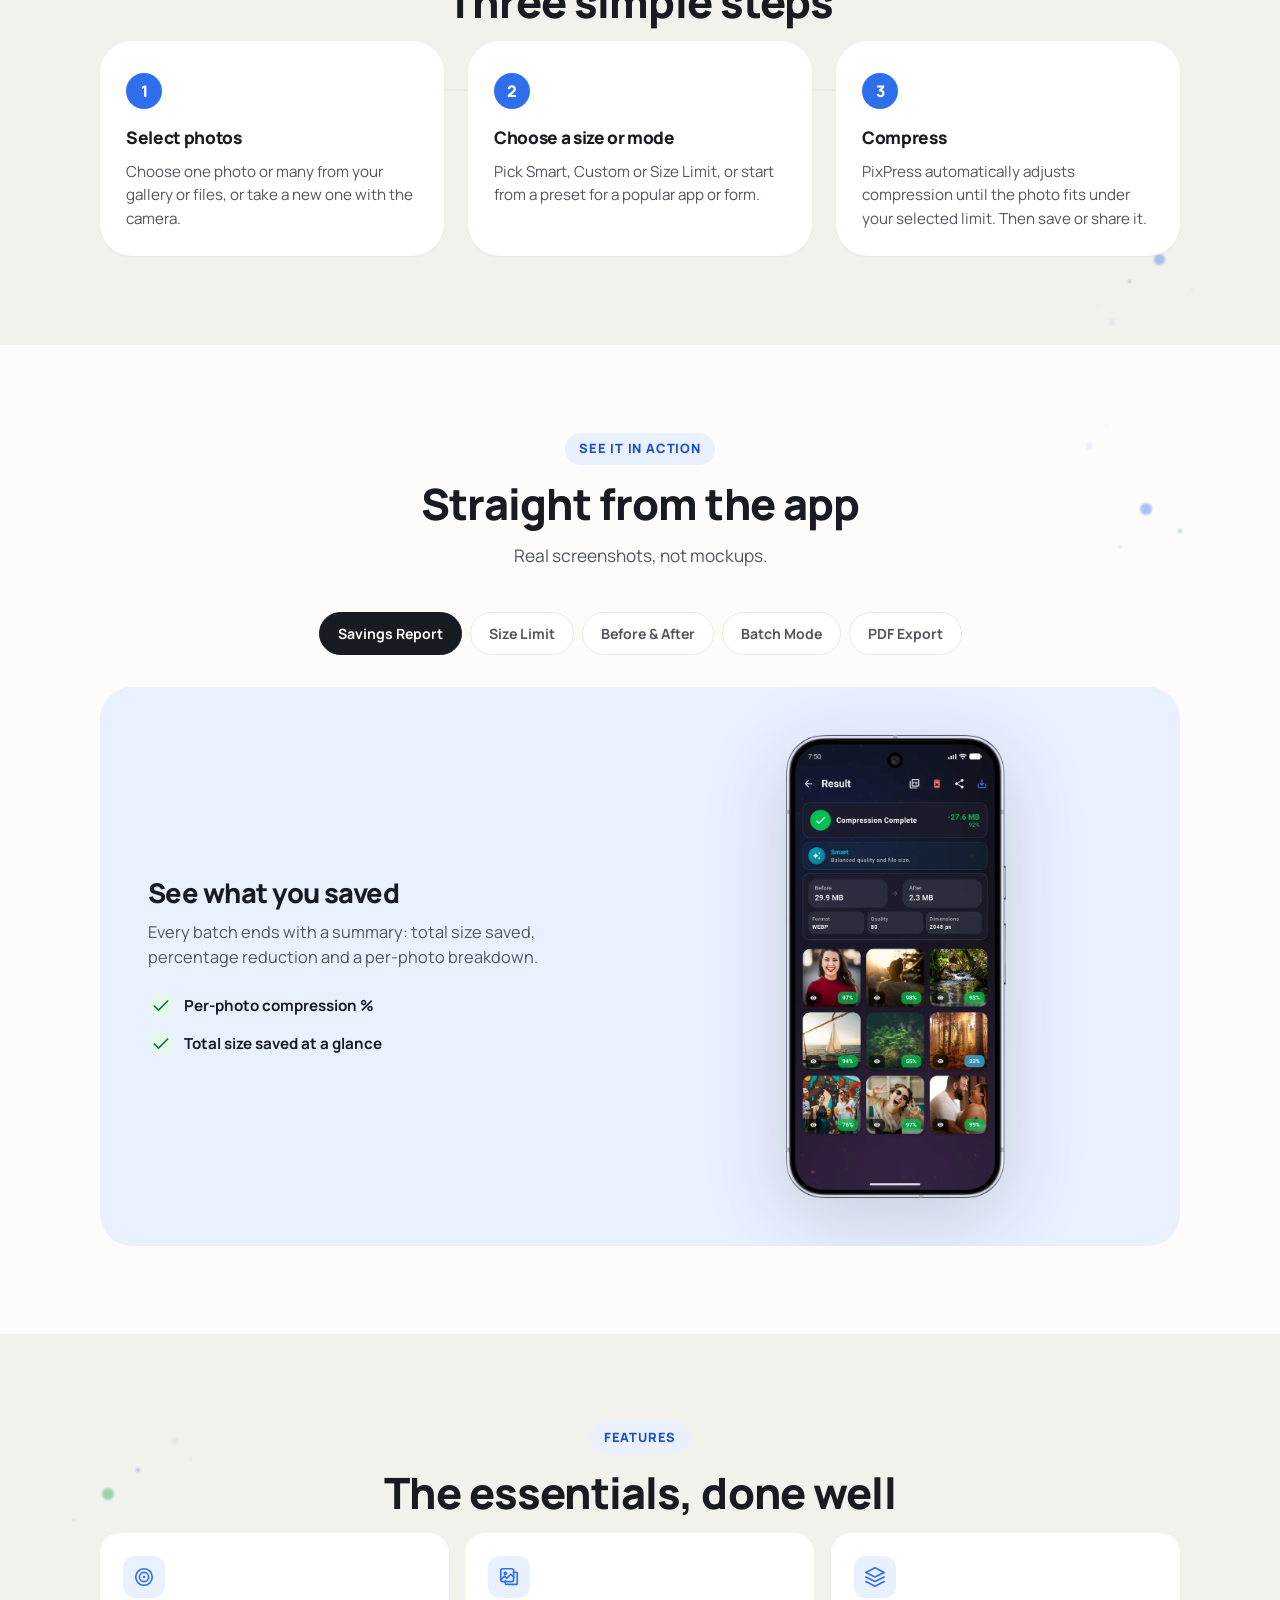
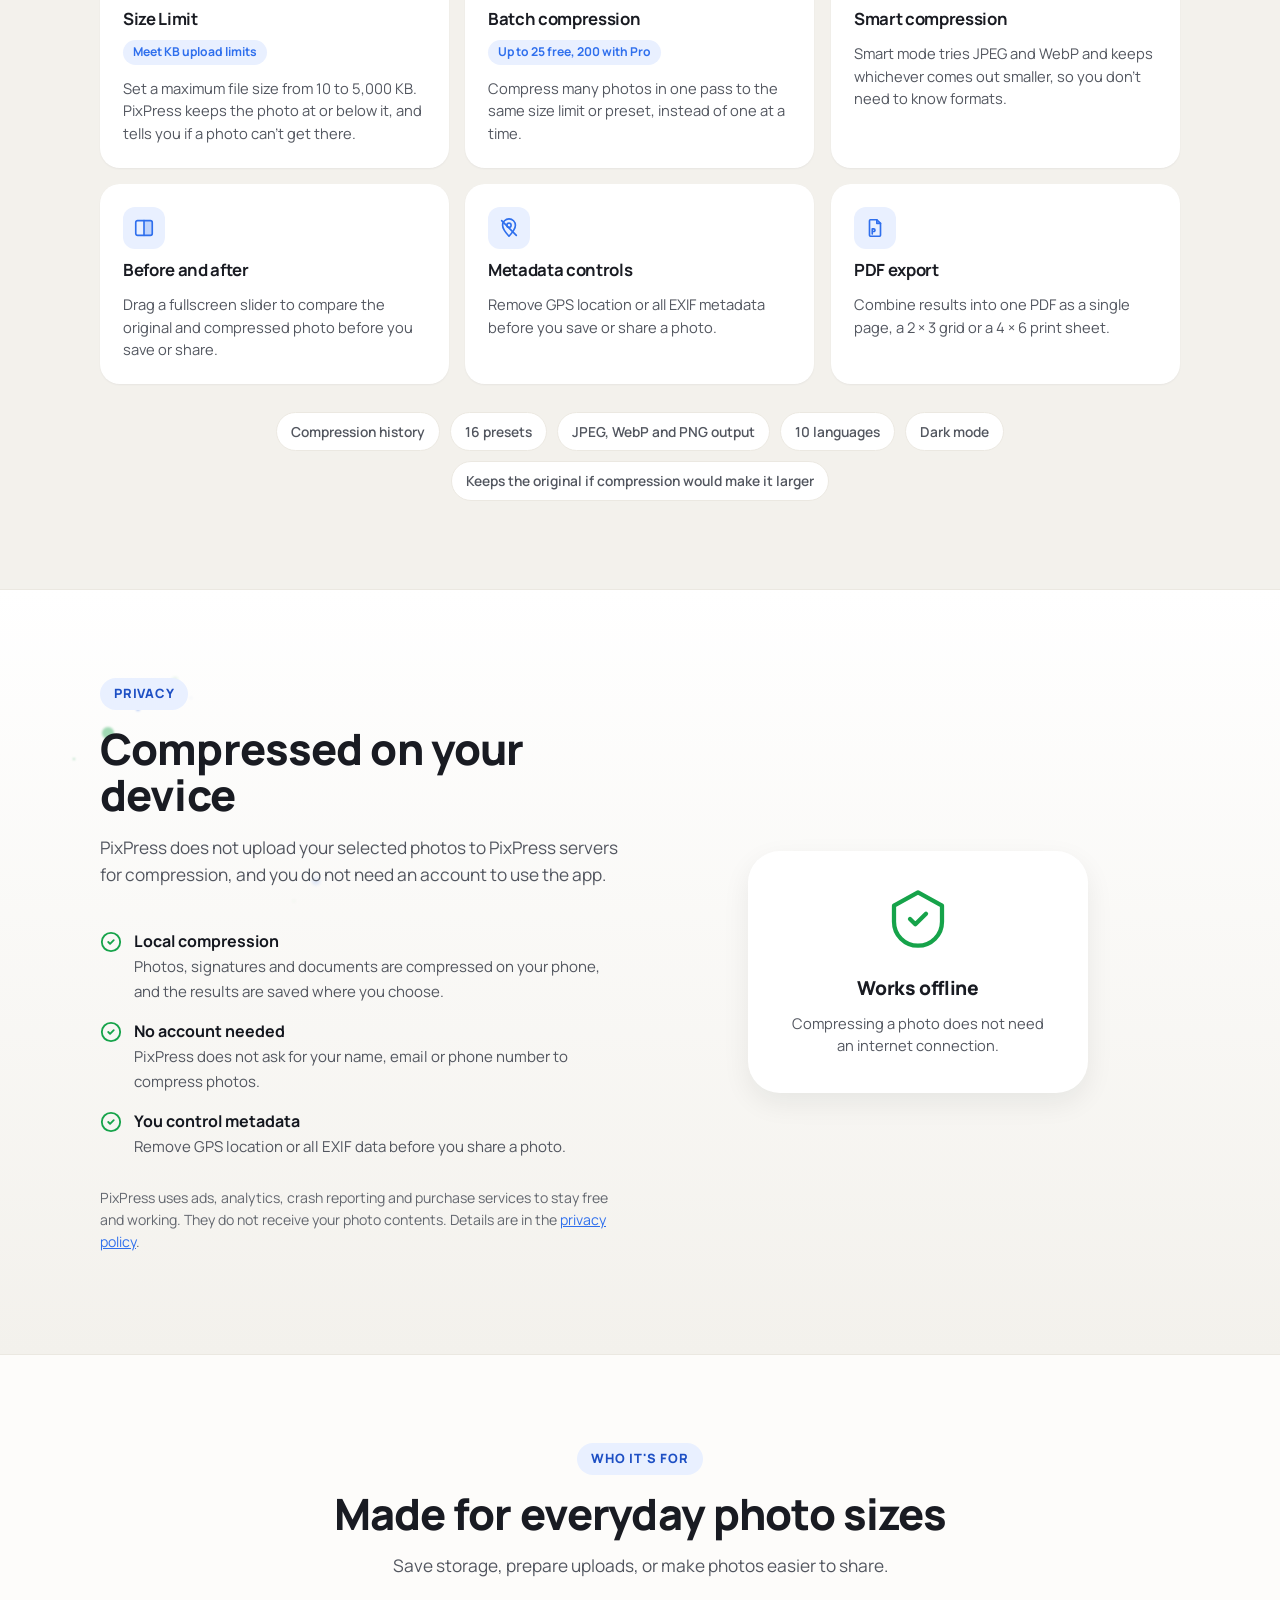
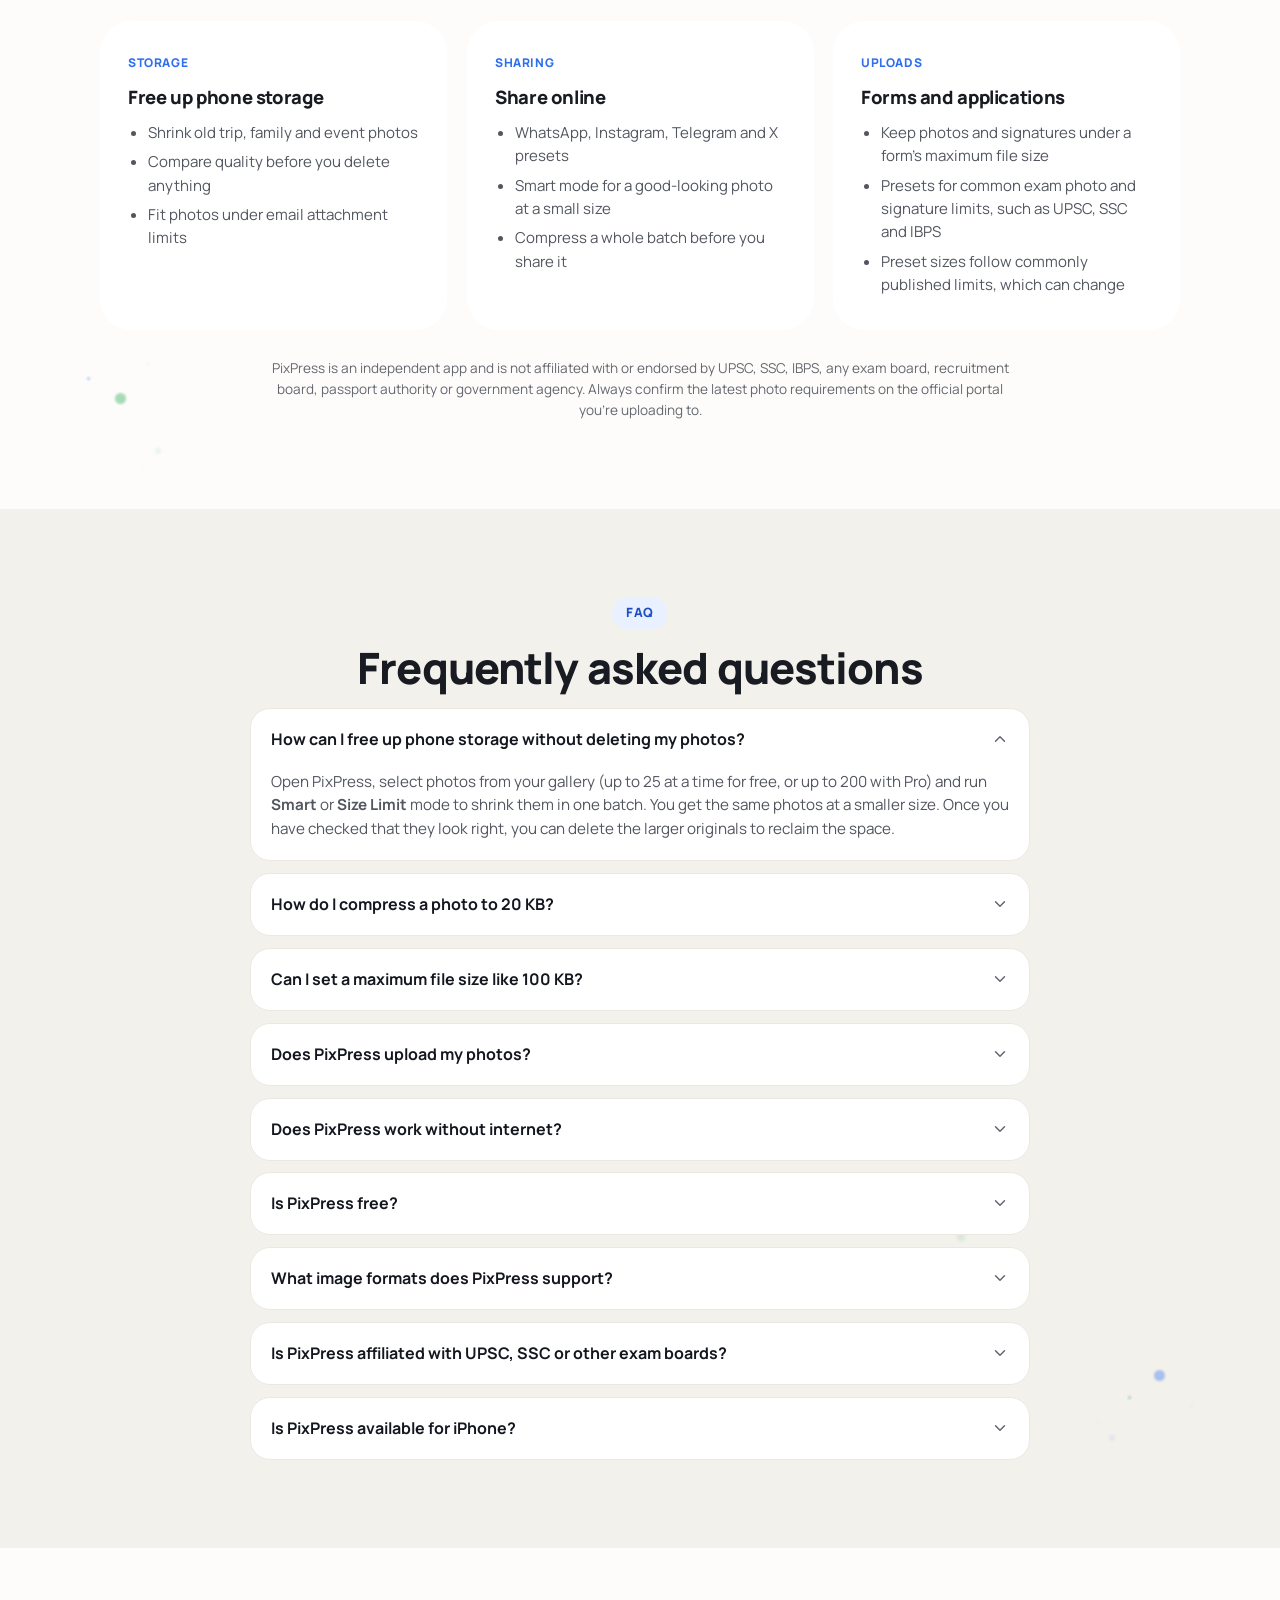
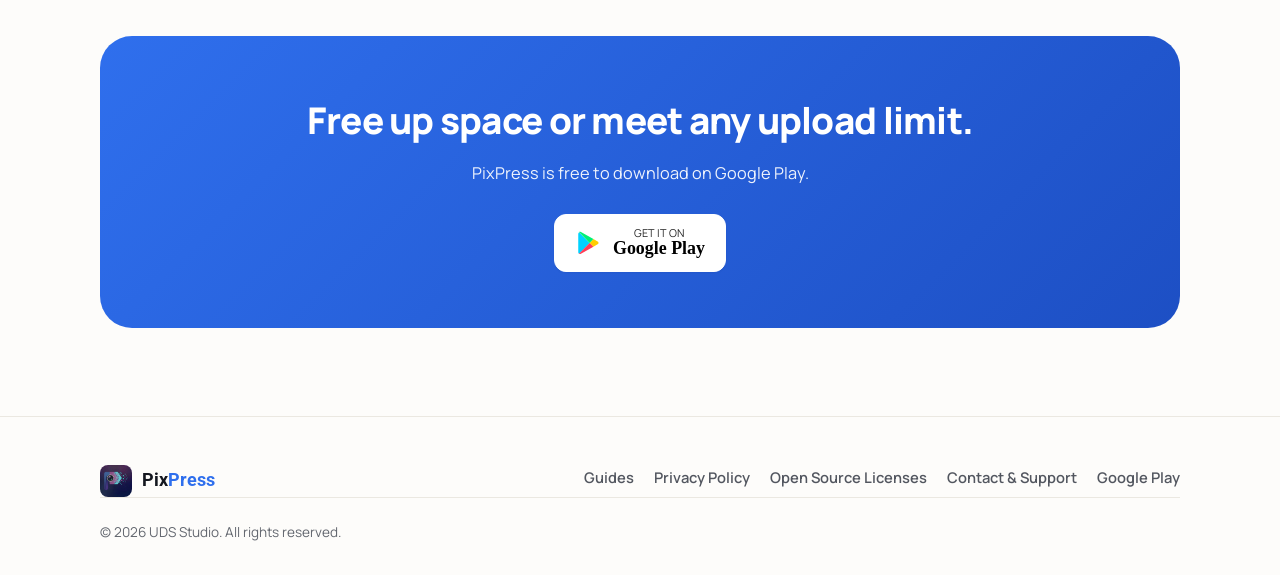
<file: fb/index.html>
<!doctype html>
<html lang="en">
<head>
<meta charset="utf-8">
<meta name="robots" content="noindex">
<title>PixPress</title>
<meta http-equiv="refresh" content="0; url=/?src=facebook">
<script>location.replace('/?src=facebook');</script>
</head>
<body>
<p>Redirecting to <a href="/?src=facebook">PixPress</a>&hellip;</p>
</body>
</html>
</file>
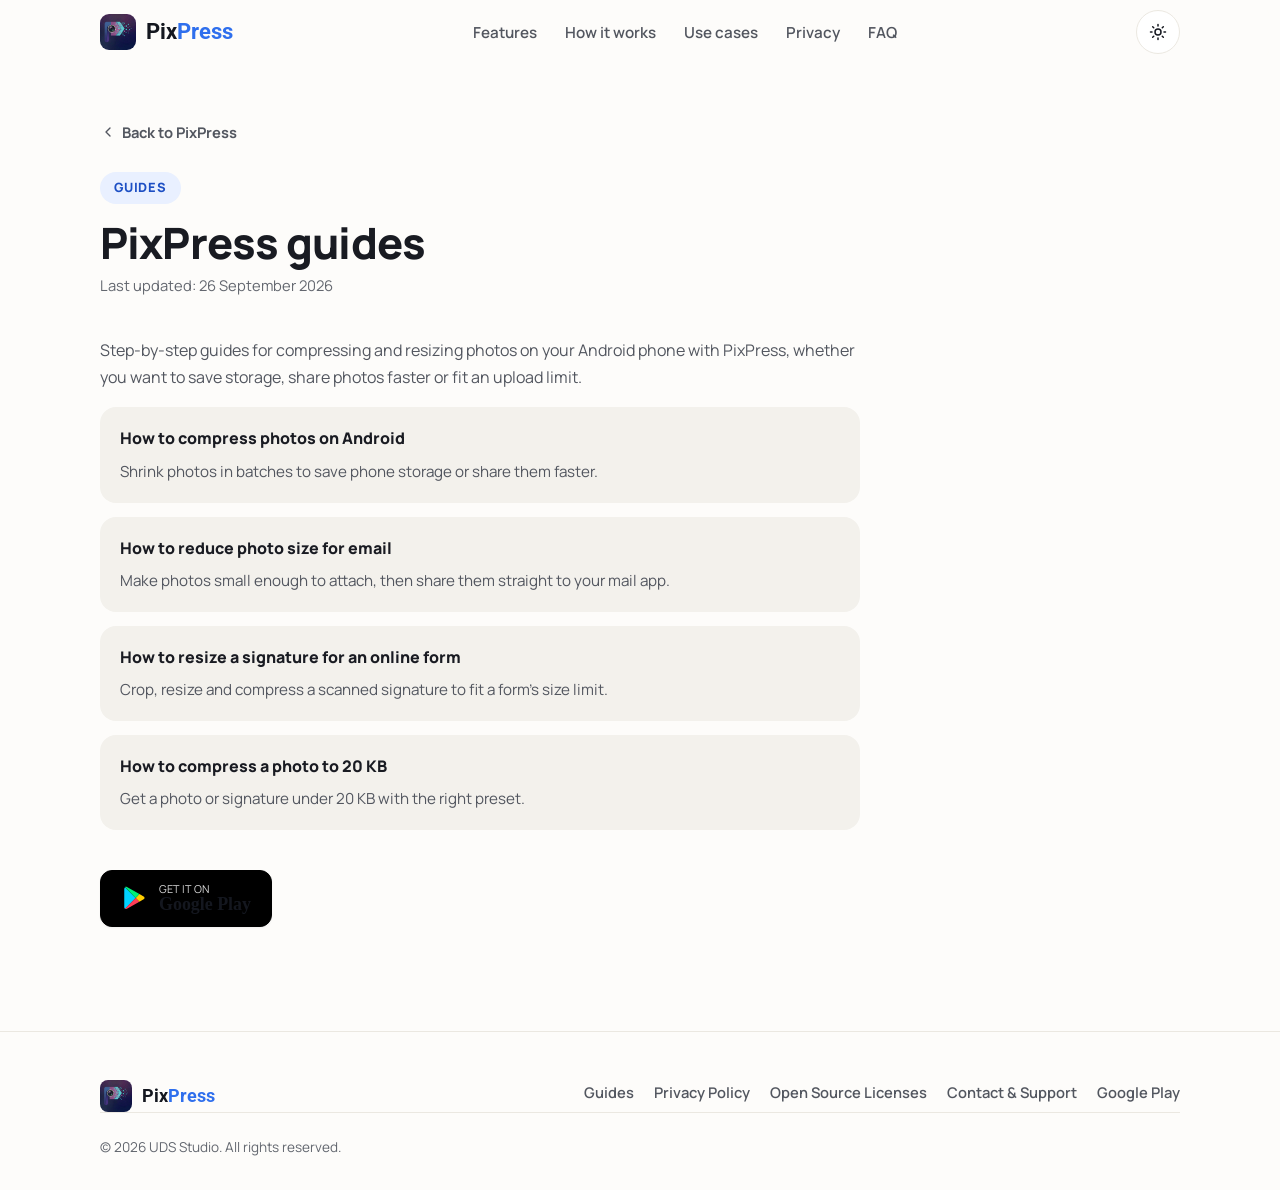
<file: guides/index.html>
<!doctype html>
<html lang="en">
<head>
<meta charset="UTF-8">
<meta name="viewport" content="width=device-width, initial-scale=1, viewport-fit=cover">
<title>Guides: Compress and Resize Photos on Android | PixPress</title>
<meta name="description" content="Step-by-step guides for compressing photos on Android with PixPress: save storage, reduce photo size for email, resize a signature and fit upload limits such as 20 KB.">
<meta name="theme-color" content="#2F6FED">
<link rel="canonical" href="https://getpixpress.com/guides/">
<meta name="robots" content="index, follow">

<script>
  (function () {
    try {
      var stored = localStorage.getItem("pixpress-theme");
      if (stored === "light" || stored === "dark") {
        document.documentElement.setAttribute("data-theme", stored);
      }
    } catch (e) {}
  })();
</script>

<!-- Font -->
<link rel="preconnect" href="https://fonts.googleapis.com">
<link rel="preconnect" href="https://fonts.gstatic.com" crossorigin>
<link rel="stylesheet" href="https://fonts.googleapis.com/css2?family=Manrope:wght@500;600;700;800&display=swap">
<!-- Roboto Bold, only the letters in "PixPress": the wordmark uses the same font as the app -->
<link rel="stylesheet" href="https://fonts.googleapis.com/css2?family=Roboto:wght@700&text=PixPres&display=swap">

<!-- Favicons -->
<link rel="icon" type="image/png" sizes="32x32" href="/assets/img/favicon-32.png">
<link rel="icon" type="image/png" sizes="192x192" href="/assets/img/icon-192.png">
<link rel="apple-touch-icon" href="/assets/img/icon-512.png">

<!-- Open Graph -->
<meta property="og:type" content="website">
<meta property="og:site_name" content="PixPress">
<meta property="og:title" content="Guides: Compress and Resize Photos on Android | PixPress">
<meta property="og:description" content="Step-by-step guides for compressing photos on Android with PixPress: save storage, reduce photo size for email, resize a signature and fit upload limits such as 20 KB.">
<meta property="og:image" content="https://getpixpress.com/assets/img/og-image.jpg">
<meta property="og:url" content="https://getpixpress.com/guides/">
<meta property="og:locale" content="en_IN">

<link rel="stylesheet" href="/assets/css/style.css">

<script type="application/ld+json">
{
  "@context": "https://schema.org",
  "@type": "BreadcrumbList",
  "itemListElement": [
    {
      "@type": "ListItem",
      "position": 1,
      "name": "PixPress",
      "item": "https://getpixpress.com/"
    },
    {
      "@type": "ListItem",
      "position": 2,
      "name": "Guides",
      "item": "https://getpixpress.com/guides/"
    }
  ]
}
</script>
<!-- Cloudflare Web Analytics -->
<script type='module' src='https://static.cloudflareinsights.com/beacon.min.js' data-cf-beacon='{"token": "5c96a8c70bb0414793d5f6ea77fa2eb3"}'></script>
<!-- End Cloudflare Web Analytics -->

<style>
  .legal-shell { padding: 56px 0 96px; }
  .legal-updated { color: var(--color-text-muted); font-size: 0.92rem; margin: -8px 0 40px; }
  .legal-content { max-width: 760px; }
  .legal-content h2 {
    font-size: 1.3rem;
    font-weight: 800;
    letter-spacing: -0.01em;
    color: var(--color-ink);
    margin: 44px 0 14px;
  }
  .legal-content h2:first-child { margin-top: 0; }
  .legal-content p, .legal-content li {
    color: var(--color-text-secondary);
    line-height: 1.7;
    font-size: 1rem;
  }
  .legal-content p { margin: 0 0 16px; }
  .legal-content ul { margin: 0 0 16px; padding-left: 22px; }
  .legal-content li { margin-bottom: 8px; }
  .legal-content strong { color: var(--color-text); }
  .legal-content a { text-decoration: underline; text-underline-offset: 2px; }
  .legal-back {
    display: flex;
    width: fit-content;
    align-items: center;
    gap: 6px;
    font-weight: 700;
    font-size: 0.92rem;
    color: var(--color-text-secondary);
    text-decoration: none;
    margin-bottom: 28px;
  }
  .legal-back:hover { color: var(--color-primary); }
  .legal-back svg { width: 16px; height: 16px; }
  .guide-steps { counter-reset: step; list-style: none; padding: 0; margin: 0 0 16px; }
  .guide-steps li { counter-increment: step; position: relative; padding-left: 44px; margin-bottom: 14px; }
  .guide-steps li::before {
    content: counter(step);
    position: absolute; left: 0; top: 1px;
    width: 28px; height: 28px; border-radius: 50%;
    display: grid; place-items: center;
    font-size: 0.85rem; font-weight: 800;
    color: var(--color-primary-dark); background: var(--color-primary-tint);
  }
  .guide-shot { margin: 28px 0 36px; display: flex; justify-content: center; }
  .guide-shot img { width: min(300px, 80vw); height: auto; }
  .guide-note {
    display: flex; gap: 12px; align-items: flex-start;
    background: var(--color-surface-alt); border-radius: 14px;
    padding: 14px 18px; margin: 24px 0; font-size: 0.92rem; color: var(--color-text-secondary);
  }
  .guide-note svg { width: 20px; height: 20px; flex-shrink: 0; margin-top: 2px; color: var(--color-text-muted); }
  .guide-note p { margin: 0; }
  .guide-cta { margin: 40px 0 8px; }
  .legal-content h3 { font-size: 1.05rem; margin: 24px 0 8px; color: var(--color-ink); }
  .legal-content .guide-list { list-style: none; padding: 0; margin: 0 0 16px; display: grid; gap: 14px; }
  .legal-content .guide-list li { margin: 0; padding: 18px 20px; border-radius: 16px; background: var(--color-surface-alt); }
  .legal-content .guide-list a { font-weight: 800; color: var(--color-ink); text-decoration: none; }
  .legal-content .guide-list a:hover { color: var(--color-primary); text-decoration: underline; }
  .legal-content .guide-list p { margin: 6px 0 0; font-size: 0.95rem; }
  .legal-content .play-badge { text-decoration: none; }
  .guide-table-wrap { overflow-x: auto; margin: 0 0 20px; }
  .guide-table { width: 100%; border-collapse: collapse; font-size: 0.95rem; min-width: 520px; }
  .guide-table th, .guide-table td { text-align: left; padding: 10px 12px; border-bottom: 1px solid var(--color-border); color: var(--color-text-secondary); vertical-align: top; }
  .guide-table th { color: var(--color-ink); font-weight: 800; }
  @media (max-width: 599px) {
    .guide-table { min-width: 0; }
    .guide-table thead { display: none; }
    .guide-table tr { display: block; padding: 12px 0; border-bottom: 1px solid var(--color-border); }
    .guide-table td { display: block; border: 0; padding: 3px 0; }
    .guide-table td[data-label]::before { content: attr(data-label) ": "; font-weight: 700; color: var(--color-text); }
  }
</style>
</head>
<body>
<a class="skip-link" href="#main">Skip to content</a>

<header class="site-header">
  <div class="container">
    <a class="brand" href="/#top">
      <img src="/assets/img/icon-64.png" alt="" width="36" height="36">
      <span class="brand-name">Pix<span class="brand-accent">Press</span></span>
    </a>

    <nav class="main-nav" aria-label="Primary">
      <ul>
        <li><a href="/#features">Features</a></li>
        <li><a href="/#how-it-works">How it works</a></li>
        <li><a href="/#use-cases">Use cases</a></li>
        <li><a href="/#privacy">Privacy</a></li>
        <li><a href="/#faq">FAQ</a></li>
      </ul>
    </nav>

    <div class="header-actions">
      <button class="theme-toggle" id="themeToggle" type="button" aria-pressed="false" aria-label="Toggle dark mode">
        <svg class="icon-sun" viewBox="0 0 24 24" fill="none" stroke="currentColor" stroke-width="2" stroke-linecap="round"><circle cx="12" cy="12" r="4"/><path d="M12 2v2M12 20v2M4.9 4.9l1.4 1.4M17.7 17.7l1.4 1.4M2 12h2M20 12h2M4.9 19.1l1.4-1.4M17.7 6.3l1.4-1.4"/></svg>
        <svg class="icon-moon" viewBox="0 0 24 24" fill="none" stroke="currentColor" stroke-width="2" stroke-linecap="round" stroke-linejoin="round"><path d="M21 12.8A9 9 0 1 1 11.2 3a7 7 0 0 0 9.8 9.8Z"/></svg>
      </button>
      <button class="nav-toggle" id="navToggle" type="button" aria-expanded="false" aria-controls="mobileNav" aria-label="Open menu">
        <svg class="icon-menu" viewBox="0 0 24 24" fill="none" stroke="currentColor" stroke-width="2" stroke-linecap="round"><path d="M4 7h16M4 12h16M4 17h16"/></svg>
        <svg class="icon-close" viewBox="0 0 24 24" fill="none" stroke="currentColor" stroke-width="2" stroke-linecap="round"><path d="M6 6l12 12M18 6L6 18"/></svg>
      </button>
    </div>
  </div>

  <nav class="mobile-nav" id="mobileNav" aria-label="Mobile">
    <ul>
      <li><a href="/#features">Features</a></li>
      <li><a href="/#how-it-works">How it works</a></li>
      <li><a href="/#use-cases">Use cases</a></li>
      <li><a href="/#privacy">Privacy</a></li>
      <li><a href="/#faq">FAQ</a></li>
    </ul>
  </nav>
</header>

<main id="main">
  <section class="legal-shell">
    <div class="container">
      <a class="legal-back" href="/">
        <svg viewBox="0 0 24 24" fill="none" stroke="currentColor" stroke-width="2" stroke-linecap="round" stroke-linejoin="round" aria-hidden="true"><path d="M15 18l-6-6 6-6"/></svg>
        Back to PixPress
      </a>

      <span class="section-eyebrow">Guides</span>
      <h1 class="section-title">PixPress guides</h1>
      <p class="legal-updated">Last updated: 26 September 2026</p>

      <div class="legal-content">
        <p>
          Step-by-step guides for compressing and resizing photos on your Android phone with PixPress, whether you
          want to save storage, share photos faster or fit an upload limit.
        </p>

        <ul class="guide-list">
          <li><a href="/compress-photos-on-android/">How to compress photos on Android</a><p>Shrink photos in batches to save phone storage or share them faster.</p></li>
          <li><a href="/reduce-photo-size-for-email/">How to reduce photo size for email</a><p>Make photos small enough to attach, then share them straight to your mail app.</p></li>
          <li><a href="/resize-signature/">How to resize a signature for an online form</a><p>Crop, resize and compress a scanned signature to fit a form&#x27;s size limit.</p></li>
          <li><a href="/compress-photo-to-20kb/">How to compress a photo to 20 KB</a><p>Get a photo or signature under 20 KB with the right preset.</p></li>
        </ul>


        <div class="guide-cta">
          <a class="play-badge" data-play-link href="https://play.google.com/store/apps/details?id=com.uds.pixpress" aria-label="Get PixPress on Google Play">
            <svg class="play-glyph" viewBox="0 0 24 24" aria-hidden="true">
              <path d="M3.6 2.2c-.4.3-.6.8-.6 1.4v17c0 .6.2 1 .6 1.4l.1.1L13.5 12 3.7 2.1l-.1.1Z" fill="#00D2FF"/>
              <path d="M13.5 12 17 15.5l3.9-2.3c1.1-.6 1.1-2 0-2.6L17 8.3 13.5 12Z" fill="#FFCD00"/>
              <path d="M17 15.5 13.5 12l-9.8 9.9c.4.4 1.1.5 1.8.1l11.5-6.5Z" fill="#FF3D57"/>
              <path d="M17 8.3 5.5 1.8c-.7-.4-1.4-.3-1.8.1L13.5 12 17 8.3Z" fill="#00F076"/>
            </svg>
            <span class="play-copy">
              <small>GET IT ON</small>
              <strong>Google Play</strong>
            </span>
          </a>
        </div>
      </div>
    </div>
  </section>
</main>

<footer class="site-footer">
  <div class="container">
    <div class="footer-grid">
      <div class="footer-brand">
        <img src="/assets/img/icon-64.png" alt="" width="32" height="32">
        <span class="brand-name">Pix<span class="brand-accent">Press</span></span>
      </div>
      <ul class="footer-links">
        <li><a href="/guides/">Guides</a></li>
        <li><a href="/privacy-policy.html">Privacy Policy</a></li>
        <li><a href="/licenses.html">Open Source Licenses</a></li>
        <li><a href="mailto:uds.apps.dev@gmail.com">Contact &amp; Support</a></li>
        <li><a data-play-link href="https://play.google.com/store/apps/details?id=com.uds.pixpress" target="_blank" rel="noopener">Google Play</a></li>
      </ul>
    </div>
    <div class="footer-bottom">
      <span>&copy; <span id="currentYear">2026</span> UDS Studio. All rights reserved.</span>
    </div>
  </div>
</footer>

<script src="/assets/js/main.js" defer></script>
</body>
</html>
</file>
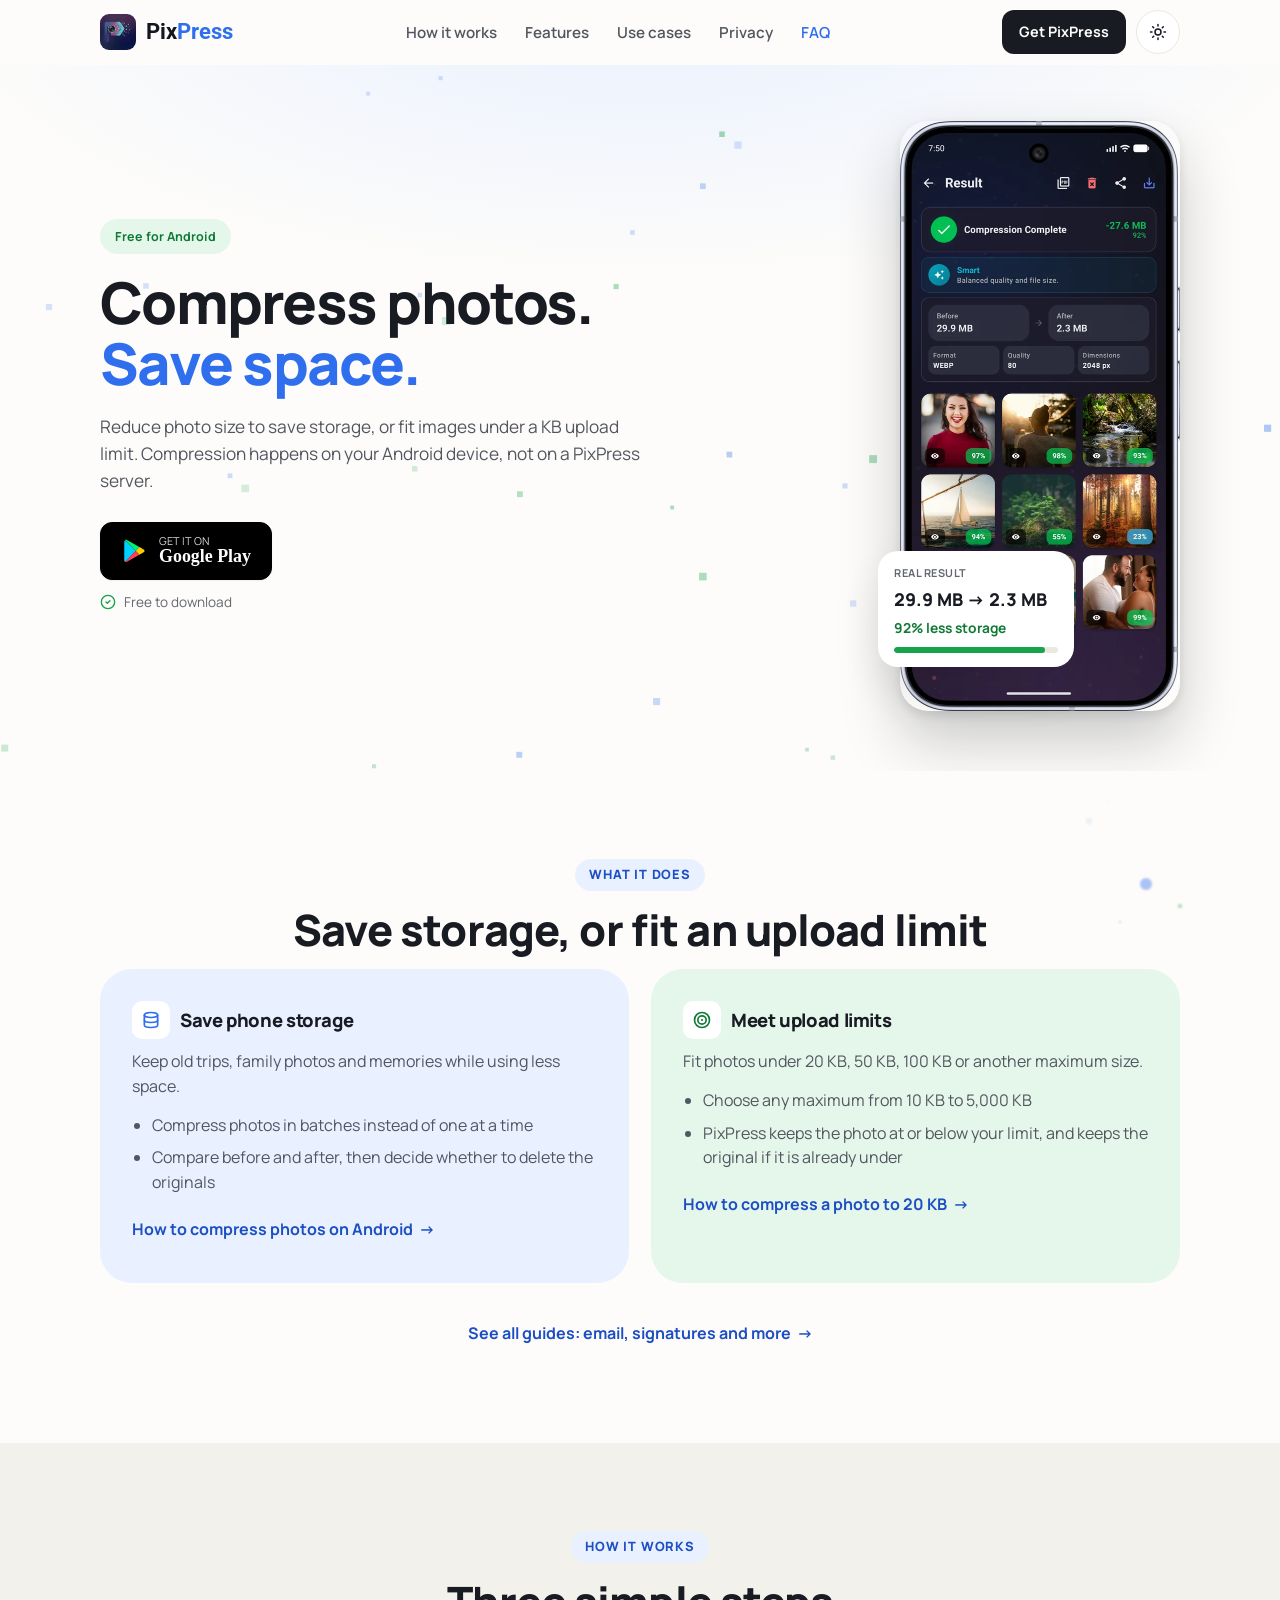
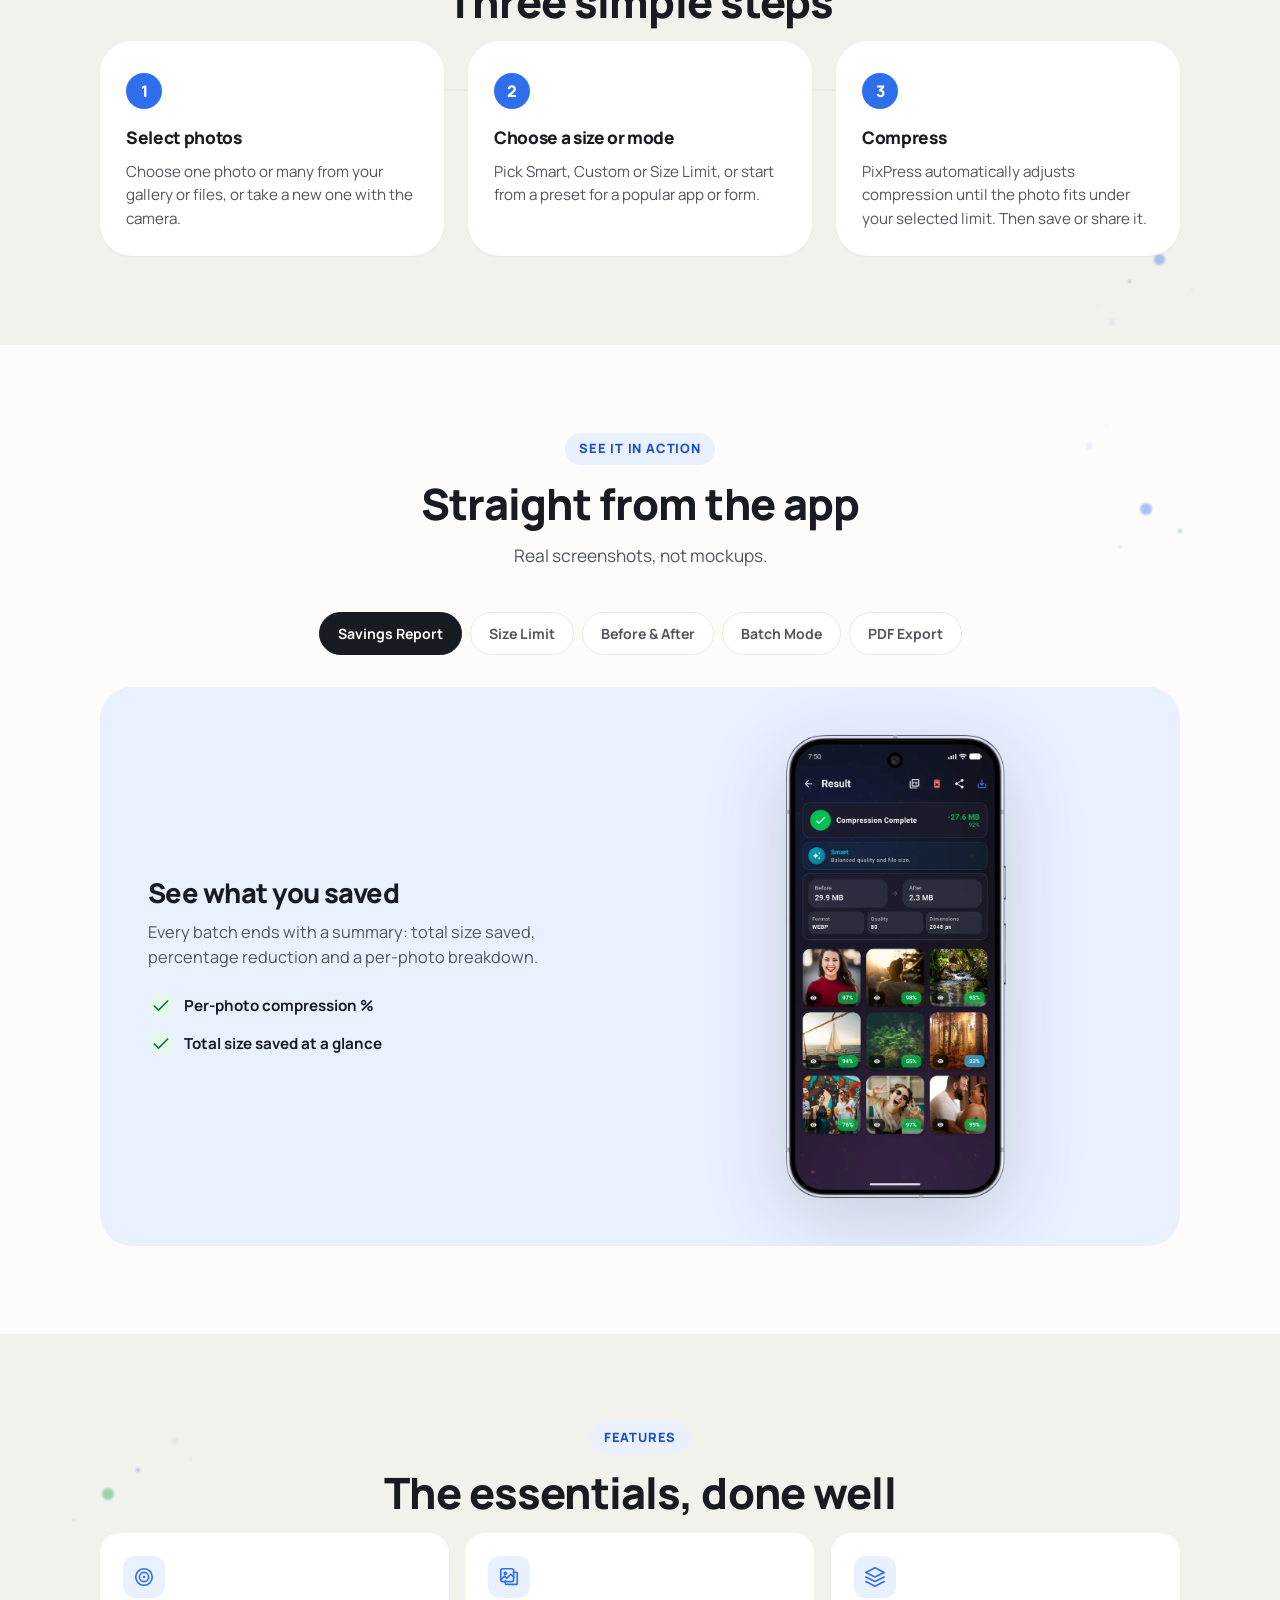
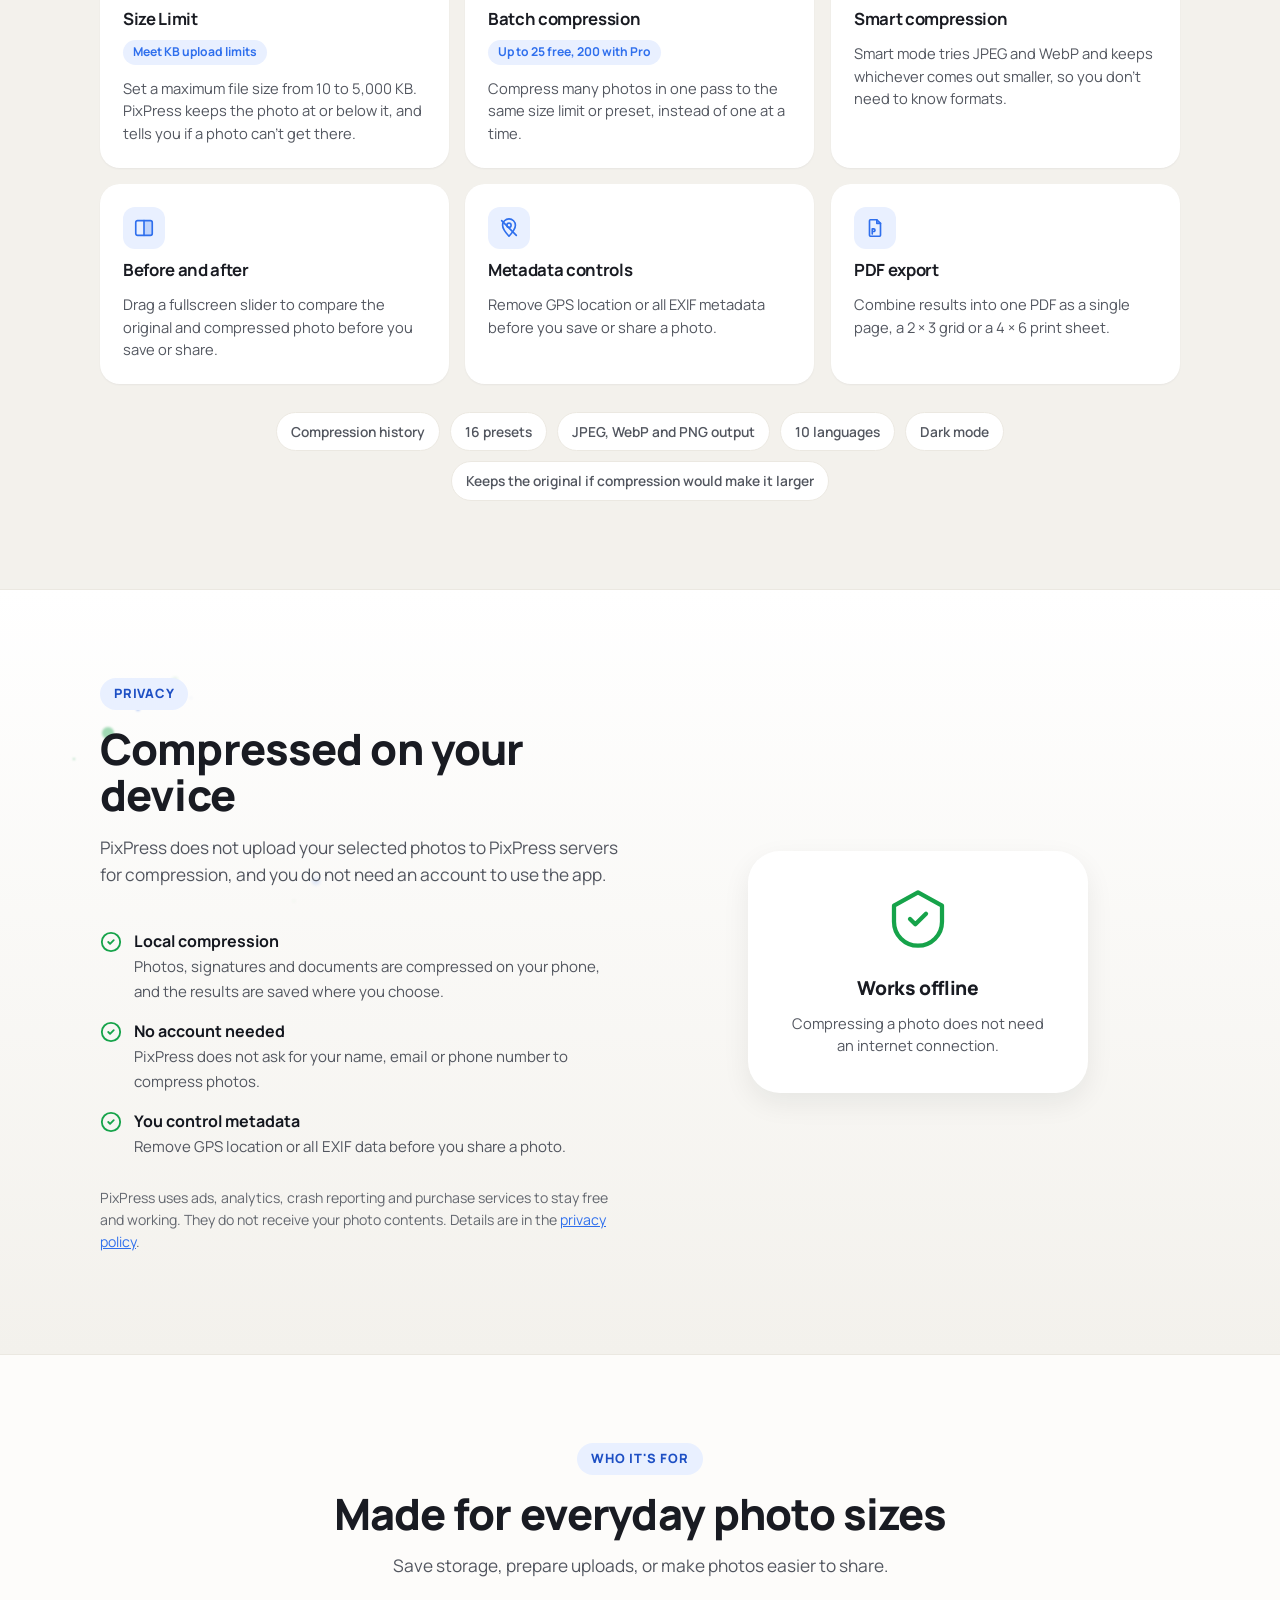
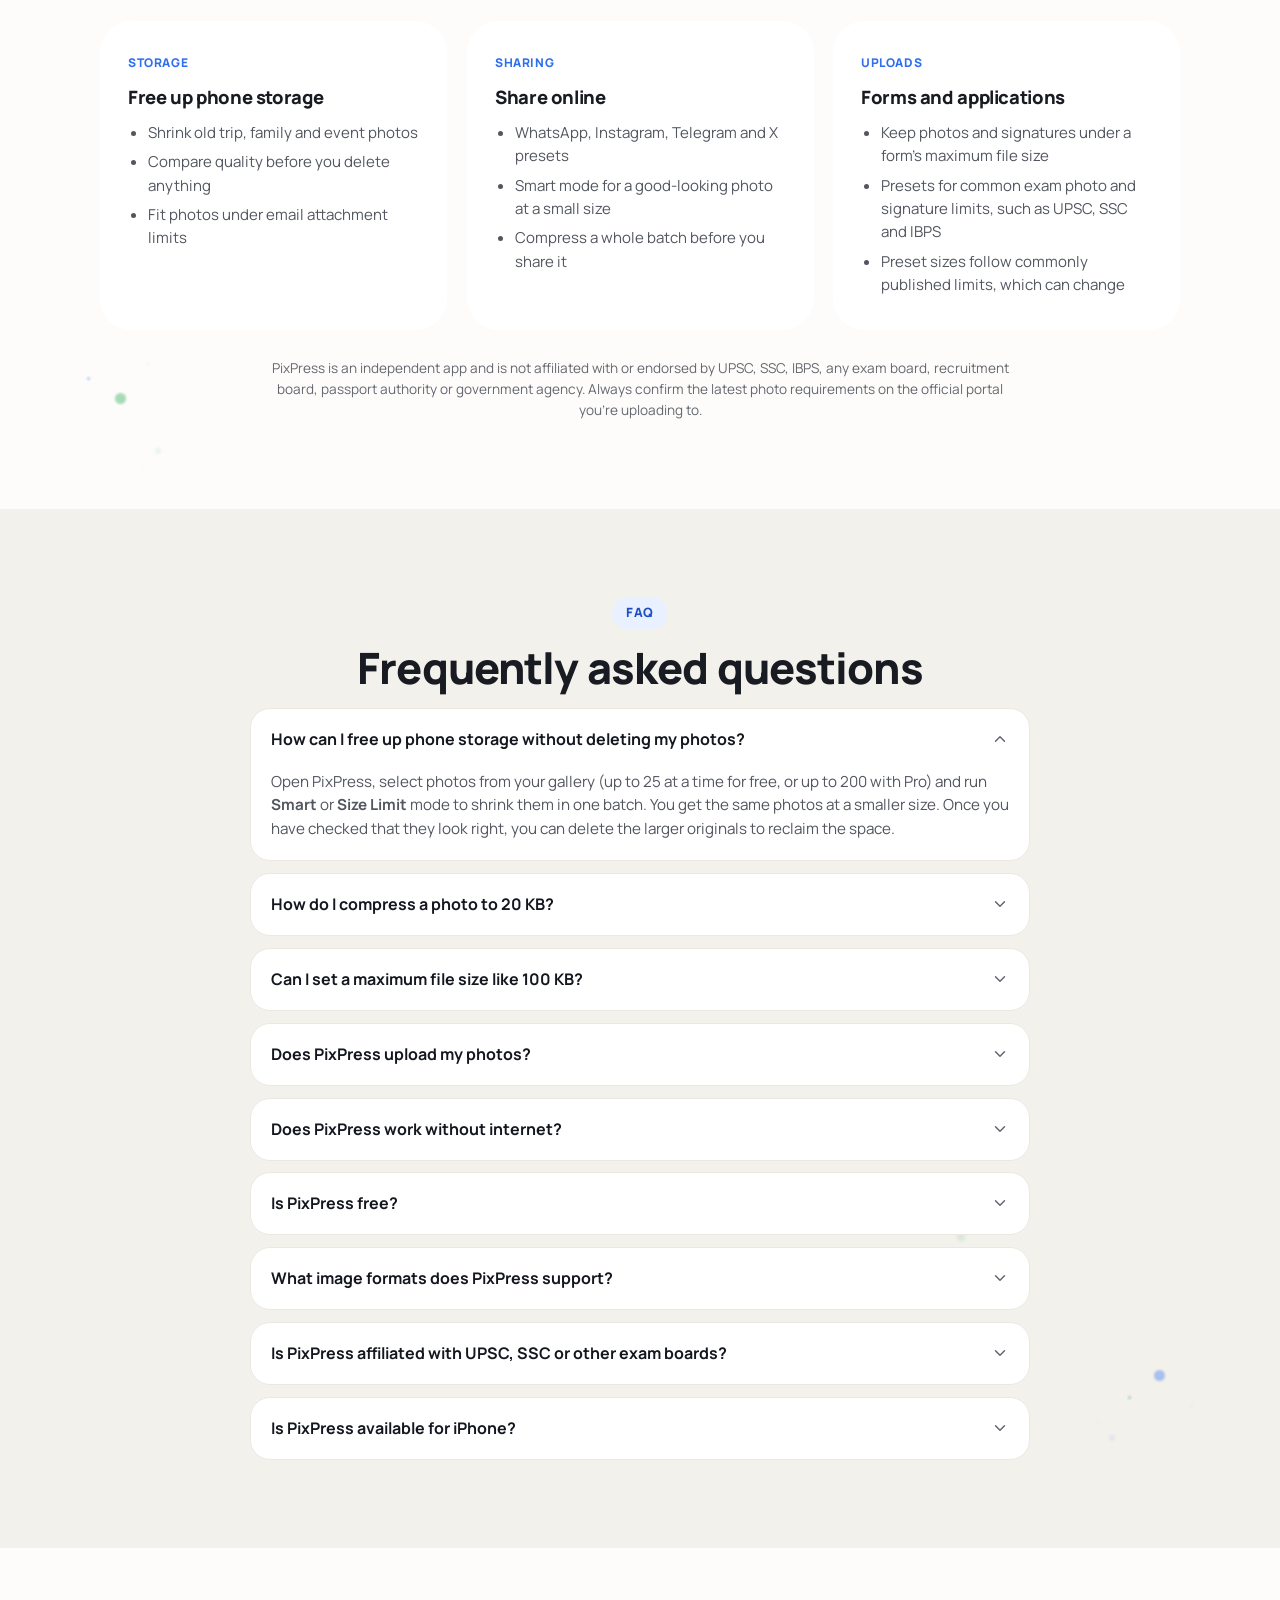
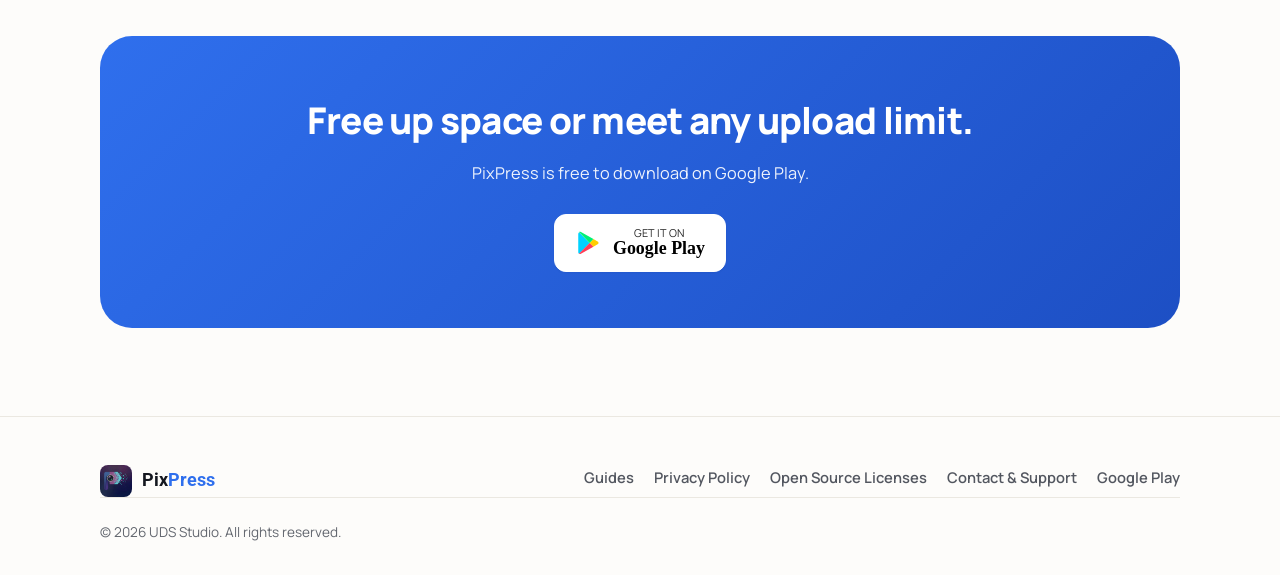
<file: insta/index.html>
<!doctype html>
<html lang="en">
<head>
<meta charset="utf-8">
<meta name="robots" content="noindex">
<title>PixPress</title>
<meta http-equiv="refresh" content="0; url=/?src=instagram">
<script>location.replace('/?src=instagram');</script>
</head>
<body>
<p>Redirecting to <a href="/?src=instagram">PixPress</a>&hellip;</p>
</body>
</html>
</file>
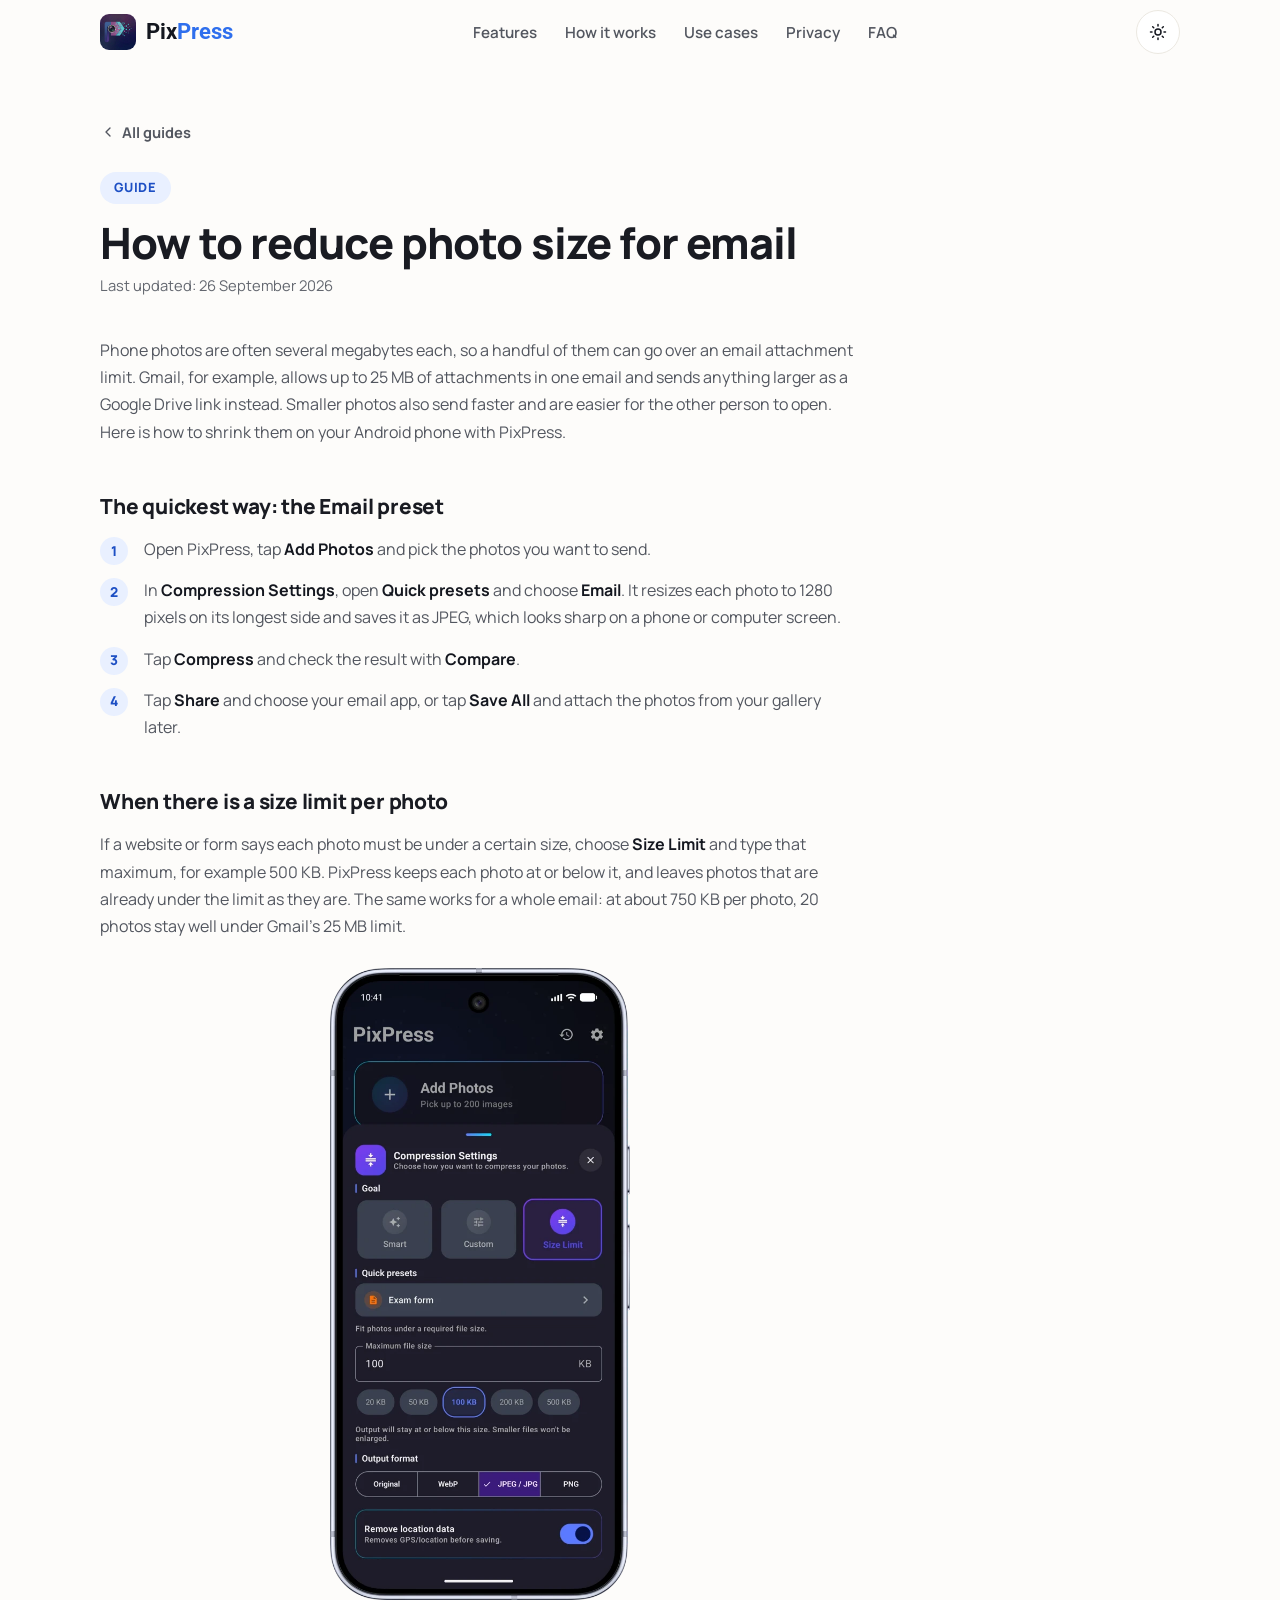
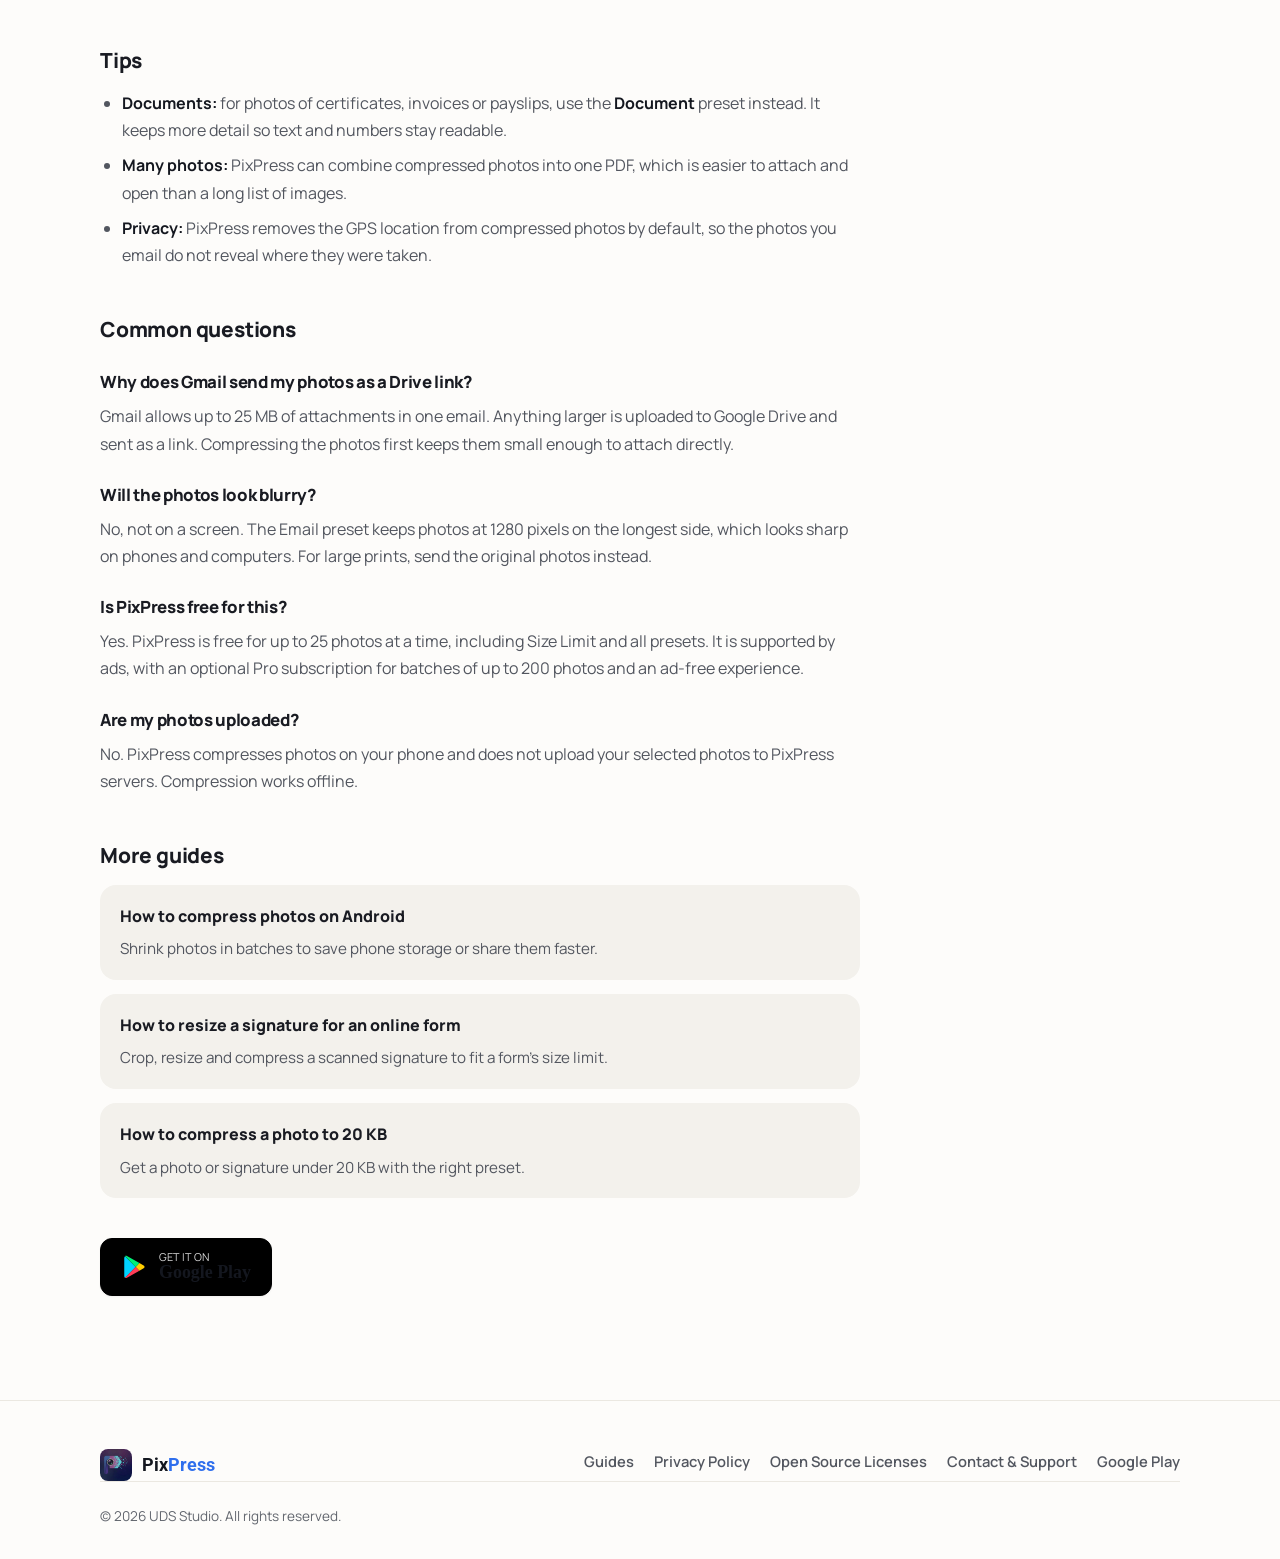
<file: reduce-photo-size-for-email/index.html>
<!doctype html>
<html lang="en">
<head>
<meta charset="UTF-8">
<meta name="viewport" content="width=device-width, initial-scale=1, viewport-fit=cover">
<title>How to Reduce Photo Size for Email on Android | PixPress</title>
<meta name="description" content="Make photos small enough to attach to an email on Android: use the Email preset or set a maximum file size, then share straight to your mail app. Works offline.">
<meta name="theme-color" content="#2F6FED">
<link rel="canonical" href="https://getpixpress.com/reduce-photo-size-for-email/">
<meta name="robots" content="index, follow">

<script>
  (function () {
    try {
      var stored = localStorage.getItem("pixpress-theme");
      if (stored === "light" || stored === "dark") {
        document.documentElement.setAttribute("data-theme", stored);
      }
    } catch (e) {}
  })();
</script>

<!-- Font -->
<link rel="preconnect" href="https://fonts.googleapis.com">
<link rel="preconnect" href="https://fonts.gstatic.com" crossorigin>
<link rel="stylesheet" href="https://fonts.googleapis.com/css2?family=Manrope:wght@500;600;700;800&display=swap">
<!-- Roboto Bold, only the letters in "PixPress": the wordmark uses the same font as the app -->
<link rel="stylesheet" href="https://fonts.googleapis.com/css2?family=Roboto:wght@700&text=PixPres&display=swap">

<!-- Favicons -->
<link rel="icon" type="image/png" sizes="32x32" href="/assets/img/favicon-32.png">
<link rel="icon" type="image/png" sizes="192x192" href="/assets/img/icon-192.png">
<link rel="apple-touch-icon" href="/assets/img/icon-512.png">

<!-- Open Graph -->
<meta property="og:type" content="article">
<meta property="og:site_name" content="PixPress">
<meta property="og:title" content="How to Reduce Photo Size for Email on Android | PixPress">
<meta property="og:description" content="Make photos small enough to attach to an email on Android: use the Email preset or set a maximum file size, then share straight to your mail app. Works offline.">
<meta property="og:image" content="https://getpixpress.com/assets/img/og-image.jpg">
<meta property="og:url" content="https://getpixpress.com/reduce-photo-size-for-email/">
<meta property="og:locale" content="en_IN">

<link rel="stylesheet" href="/assets/css/style.css">

<script type="application/ld+json">
{
  "@context": "https://schema.org",
  "@type": "BreadcrumbList",
  "itemListElement": [
    {
      "@type": "ListItem",
      "position": 1,
      "name": "PixPress",
      "item": "https://getpixpress.com/"
    },
    {
      "@type": "ListItem",
      "position": 2,
      "name": "Guides",
      "item": "https://getpixpress.com/guides/"
    },
    {
      "@type": "ListItem",
      "position": 3,
      "name": "Reduce photo size for email",
      "item": "https://getpixpress.com/reduce-photo-size-for-email/"
    }
  ]
}
</script>
<script type="application/ld+json">
{
  "@context": "https://schema.org",
  "@type": "FAQPage",
  "mainEntity": [
    {
      "@type": "Question",
      "name": "Why does Gmail send my photos as a Drive link?",
      "acceptedAnswer": {
        "@type": "Answer",
        "text": "Gmail allows up to 25 MB of attachments in one email. Anything larger is uploaded to Google Drive and sent as a link. Compressing the photos first keeps them small enough to attach directly."
      }
    },
    {
      "@type": "Question",
      "name": "Will the photos look blurry?",
      "acceptedAnswer": {
        "@type": "Answer",
        "text": "No, not on a screen. The Email preset keeps photos at 1280 pixels on the longest side, which looks sharp on phones and computers. For large prints, send the original photos instead."
      }
    },
    {
      "@type": "Question",
      "name": "Is PixPress free for this?",
      "acceptedAnswer": {
        "@type": "Answer",
        "text": "Yes. PixPress is free for up to 25 photos at a time, including Size Limit and all presets. It is supported by ads, with an optional Pro subscription for batches of up to 200 photos and an ad-free experience."
      }
    },
    {
      "@type": "Question",
      "name": "Are my photos uploaded?",
      "acceptedAnswer": {
        "@type": "Answer",
        "text": "No. PixPress compresses photos on your phone and does not upload your selected photos to PixPress servers. Compression works offline."
      }
    }
  ]
}
</script>
<!-- Cloudflare Web Analytics -->
<script type='module' src='https://static.cloudflareinsights.com/beacon.min.js' data-cf-beacon='{"token": "5c96a8c70bb0414793d5f6ea77fa2eb3"}'></script>
<!-- End Cloudflare Web Analytics -->

<style>
  .legal-shell { padding: 56px 0 96px; }
  .legal-updated { color: var(--color-text-muted); font-size: 0.92rem; margin: -8px 0 40px; }
  .legal-content { max-width: 760px; }
  .legal-content h2 {
    font-size: 1.3rem;
    font-weight: 800;
    letter-spacing: -0.01em;
    color: var(--color-ink);
    margin: 44px 0 14px;
  }
  .legal-content h2:first-child { margin-top: 0; }
  .legal-content p, .legal-content li {
    color: var(--color-text-secondary);
    line-height: 1.7;
    font-size: 1rem;
  }
  .legal-content p { margin: 0 0 16px; }
  .legal-content ul { margin: 0 0 16px; padding-left: 22px; }
  .legal-content li { margin-bottom: 8px; }
  .legal-content strong { color: var(--color-text); }
  .legal-content a { text-decoration: underline; text-underline-offset: 2px; }
  .legal-back {
    display: flex;
    width: fit-content;
    align-items: center;
    gap: 6px;
    font-weight: 700;
    font-size: 0.92rem;
    color: var(--color-text-secondary);
    text-decoration: none;
    margin-bottom: 28px;
  }
  .legal-back:hover { color: var(--color-primary); }
  .legal-back svg { width: 16px; height: 16px; }
  .guide-steps { counter-reset: step; list-style: none; padding: 0; margin: 0 0 16px; }
  .guide-steps li { counter-increment: step; position: relative; padding-left: 44px; margin-bottom: 14px; }
  .guide-steps li::before {
    content: counter(step);
    position: absolute; left: 0; top: 1px;
    width: 28px; height: 28px; border-radius: 50%;
    display: grid; place-items: center;
    font-size: 0.85rem; font-weight: 800;
    color: var(--color-primary-dark); background: var(--color-primary-tint);
  }
  .guide-shot { margin: 28px 0 36px; display: flex; justify-content: center; }
  .guide-shot img { width: min(300px, 80vw); height: auto; }
  .guide-note {
    display: flex; gap: 12px; align-items: flex-start;
    background: var(--color-surface-alt); border-radius: 14px;
    padding: 14px 18px; margin: 24px 0; font-size: 0.92rem; color: var(--color-text-secondary);
  }
  .guide-note svg { width: 20px; height: 20px; flex-shrink: 0; margin-top: 2px; color: var(--color-text-muted); }
  .guide-note p { margin: 0; }
  .guide-cta { margin: 40px 0 8px; }
  .legal-content h3 { font-size: 1.05rem; margin: 24px 0 8px; color: var(--color-ink); }
  .legal-content .guide-list { list-style: none; padding: 0; margin: 0 0 16px; display: grid; gap: 14px; }
  .legal-content .guide-list li { margin: 0; padding: 18px 20px; border-radius: 16px; background: var(--color-surface-alt); }
  .legal-content .guide-list a { font-weight: 800; color: var(--color-ink); text-decoration: none; }
  .legal-content .guide-list a:hover { color: var(--color-primary); text-decoration: underline; }
  .legal-content .guide-list p { margin: 6px 0 0; font-size: 0.95rem; }
  .legal-content .play-badge { text-decoration: none; }
  .guide-table-wrap { overflow-x: auto; margin: 0 0 20px; }
  .guide-table { width: 100%; border-collapse: collapse; font-size: 0.95rem; min-width: 520px; }
  .guide-table th, .guide-table td { text-align: left; padding: 10px 12px; border-bottom: 1px solid var(--color-border); color: var(--color-text-secondary); vertical-align: top; }
  .guide-table th { color: var(--color-ink); font-weight: 800; }
  @media (max-width: 599px) {
    .guide-table { min-width: 0; }
    .guide-table thead { display: none; }
    .guide-table tr { display: block; padding: 12px 0; border-bottom: 1px solid var(--color-border); }
    .guide-table td { display: block; border: 0; padding: 3px 0; }
    .guide-table td[data-label]::before { content: attr(data-label) ": "; font-weight: 700; color: var(--color-text); }
  }
</style>
</head>
<body>
<a class="skip-link" href="#main">Skip to content</a>

<header class="site-header">
  <div class="container">
    <a class="brand" href="/#top">
      <img src="/assets/img/icon-64.png" alt="" width="36" height="36">
      <span class="brand-name">Pix<span class="brand-accent">Press</span></span>
    </a>

    <nav class="main-nav" aria-label="Primary">
      <ul>
        <li><a href="/#features">Features</a></li>
        <li><a href="/#how-it-works">How it works</a></li>
        <li><a href="/#use-cases">Use cases</a></li>
        <li><a href="/#privacy">Privacy</a></li>
        <li><a href="/#faq">FAQ</a></li>
      </ul>
    </nav>

    <div class="header-actions">
      <button class="theme-toggle" id="themeToggle" type="button" aria-pressed="false" aria-label="Toggle dark mode">
        <svg class="icon-sun" viewBox="0 0 24 24" fill="none" stroke="currentColor" stroke-width="2" stroke-linecap="round"><circle cx="12" cy="12" r="4"/><path d="M12 2v2M12 20v2M4.9 4.9l1.4 1.4M17.7 17.7l1.4 1.4M2 12h2M20 12h2M4.9 19.1l1.4-1.4M17.7 6.3l1.4-1.4"/></svg>
        <svg class="icon-moon" viewBox="0 0 24 24" fill="none" stroke="currentColor" stroke-width="2" stroke-linecap="round" stroke-linejoin="round"><path d="M21 12.8A9 9 0 1 1 11.2 3a7 7 0 0 0 9.8 9.8Z"/></svg>
      </button>
      <button class="nav-toggle" id="navToggle" type="button" aria-expanded="false" aria-controls="mobileNav" aria-label="Open menu">
        <svg class="icon-menu" viewBox="0 0 24 24" fill="none" stroke="currentColor" stroke-width="2" stroke-linecap="round"><path d="M4 7h16M4 12h16M4 17h16"/></svg>
        <svg class="icon-close" viewBox="0 0 24 24" fill="none" stroke="currentColor" stroke-width="2" stroke-linecap="round"><path d="M6 6l12 12M18 6L6 18"/></svg>
      </button>
    </div>
  </div>

  <nav class="mobile-nav" id="mobileNav" aria-label="Mobile">
    <ul>
      <li><a href="/#features">Features</a></li>
      <li><a href="/#how-it-works">How it works</a></li>
      <li><a href="/#use-cases">Use cases</a></li>
      <li><a href="/#privacy">Privacy</a></li>
      <li><a href="/#faq">FAQ</a></li>
    </ul>
  </nav>
</header>

<main id="main">
  <section class="legal-shell">
    <div class="container">
      <a class="legal-back" href="/guides/">
        <svg viewBox="0 0 24 24" fill="none" stroke="currentColor" stroke-width="2" stroke-linecap="round" stroke-linejoin="round" aria-hidden="true"><path d="M15 18l-6-6 6-6"/></svg>
        All guides
      </a>

      <span class="section-eyebrow">Guide</span>
      <h1 class="section-title">How to reduce photo size for email</h1>
      <p class="legal-updated">Last updated: 26 September 2026</p>

      <div class="legal-content">
        <p>
          Phone photos are often several megabytes each, so a handful of them can go over an email attachment
          limit. Gmail, for example, allows up to 25 MB of attachments in one email and sends anything larger as a
          Google Drive link instead. Smaller photos also send faster and are easier for the other person to open.
          Here is how to shrink them on your Android phone with PixPress.
        </p>

        <h2>The quickest way: the Email preset</h2>
        <ol class="guide-steps">
          <li>Open PixPress, tap <strong>Add Photos</strong> and pick the photos you want to send.</li>
          <li>In <strong>Compression Settings</strong>, open <strong>Quick presets</strong> and choose <strong>Email</strong>. It resizes each photo to 1280 pixels on its longest side and saves it as JPEG, which looks sharp on a phone or computer screen.</li>
          <li>Tap <strong>Compress</strong> and check the result with <strong>Compare</strong>.</li>
          <li>Tap <strong>Share</strong> and choose your email app, or tap <strong>Save All</strong> and attach the photos from your gallery later.</li>
        </ol>

        <h2>When there is a size limit per photo</h2>
        <p>
          If a website or form says each photo must be under a certain size, choose <strong>Size Limit</strong> and
          type that maximum, for example 500 KB. PixPress keeps each photo at or below it, and leaves photos that are
          already under the limit as they are. The same works for a whole email: at about 750 KB per photo, 20
          photos stay well under Gmail's 25 MB limit.
        </p>

        <div class="guide-shot">
          <img src="/assets/img/screenshot-settings.webp" alt="Real PixPress screenshot: Compression Settings with Size Limit selected, a 100 KB maximum file size and quick size buttons" width="560" height="1179" loading="lazy">
        </div>

        <h2>Tips</h2>
        <ul>
          <li><strong>Documents:</strong> for photos of certificates, invoices or payslips, use the <strong>Document</strong> preset instead. It keeps more detail so text and numbers stay readable.</li>
          <li><strong>Many photos:</strong> PixPress can combine compressed photos into one PDF, which is easier to attach and open than a long list of images.</li>
          <li><strong>Privacy:</strong> PixPress removes the GPS location from compressed photos by default, so the photos you email do not reveal where they were taken.</li>
        </ul>

        <h2>Common questions</h2>
        <h3>Why does Gmail send my photos as a Drive link?</h3>
        <p>Gmail allows up to 25 MB of attachments in one email. Anything larger is uploaded to Google Drive and sent as a link. Compressing the photos first keeps them small enough to attach directly.</p>
        <h3>Will the photos look blurry?</h3>
        <p>No, not on a screen. The Email preset keeps photos at 1280 pixels on the longest side, which looks sharp on phones and computers. For large prints, send the original photos instead.</p>
        <h3>Is PixPress free for this?</h3>
        <p>Yes. PixPress is free for up to 25 photos at a time, including Size Limit and all presets. It is supported by ads, with an optional Pro subscription for batches of up to 200 photos and an ad-free experience.</p>
        <h3>Are my photos uploaded?</h3>
        <p>No. PixPress compresses photos on your phone and does not upload your selected photos to PixPress servers. Compression works offline.</p>

        <h2>More guides</h2>
        <ul class="guide-list">
          <li><a href="/compress-photos-on-android/">How to compress photos on Android</a><p>Shrink photos in batches to save phone storage or share them faster.</p></li>
          <li><a href="/resize-signature/">How to resize a signature for an online form</a><p>Crop, resize and compress a scanned signature to fit a form&#x27;s size limit.</p></li>
          <li><a href="/compress-photo-to-20kb/">How to compress a photo to 20 KB</a><p>Get a photo or signature under 20 KB with the right preset.</p></li>
        </ul>

        <div class="guide-cta">
          <a class="play-badge" data-play-link href="https://play.google.com/store/apps/details?id=com.uds.pixpress" aria-label="Get PixPress on Google Play">
            <svg class="play-glyph" viewBox="0 0 24 24" aria-hidden="true">
              <path d="M3.6 2.2c-.4.3-.6.8-.6 1.4v17c0 .6.2 1 .6 1.4l.1.1L13.5 12 3.7 2.1l-.1.1Z" fill="#00D2FF"/>
              <path d="M13.5 12 17 15.5l3.9-2.3c1.1-.6 1.1-2 0-2.6L17 8.3 13.5 12Z" fill="#FFCD00"/>
              <path d="M17 15.5 13.5 12l-9.8 9.9c.4.4 1.1.5 1.8.1l11.5-6.5Z" fill="#FF3D57"/>
              <path d="M17 8.3 5.5 1.8c-.7-.4-1.4-.3-1.8.1L13.5 12 17 8.3Z" fill="#00F076"/>
            </svg>
            <span class="play-copy">
              <small>GET IT ON</small>
              <strong>Google Play</strong>
            </span>
          </a>
        </div>
      </div>
    </div>
  </section>
</main>

<footer class="site-footer">
  <div class="container">
    <div class="footer-grid">
      <div class="footer-brand">
        <img src="/assets/img/icon-64.png" alt="" width="32" height="32">
        <span class="brand-name">Pix<span class="brand-accent">Press</span></span>
      </div>
      <ul class="footer-links">
        <li><a href="/guides/">Guides</a></li>
        <li><a href="/privacy-policy.html">Privacy Policy</a></li>
        <li><a href="/licenses.html">Open Source Licenses</a></li>
        <li><a href="mailto:uds.apps.dev@gmail.com">Contact &amp; Support</a></li>
        <li><a data-play-link href="https://play.google.com/store/apps/details?id=com.uds.pixpress" target="_blank" rel="noopener">Google Play</a></li>
      </ul>
    </div>
    <div class="footer-bottom">
      <span>&copy; <span id="currentYear">2026</span> UDS Studio. All rights reserved.</span>
    </div>
  </div>
</footer>

<script src="/assets/js/main.js" defer></script>
</body>
</html>
</file>
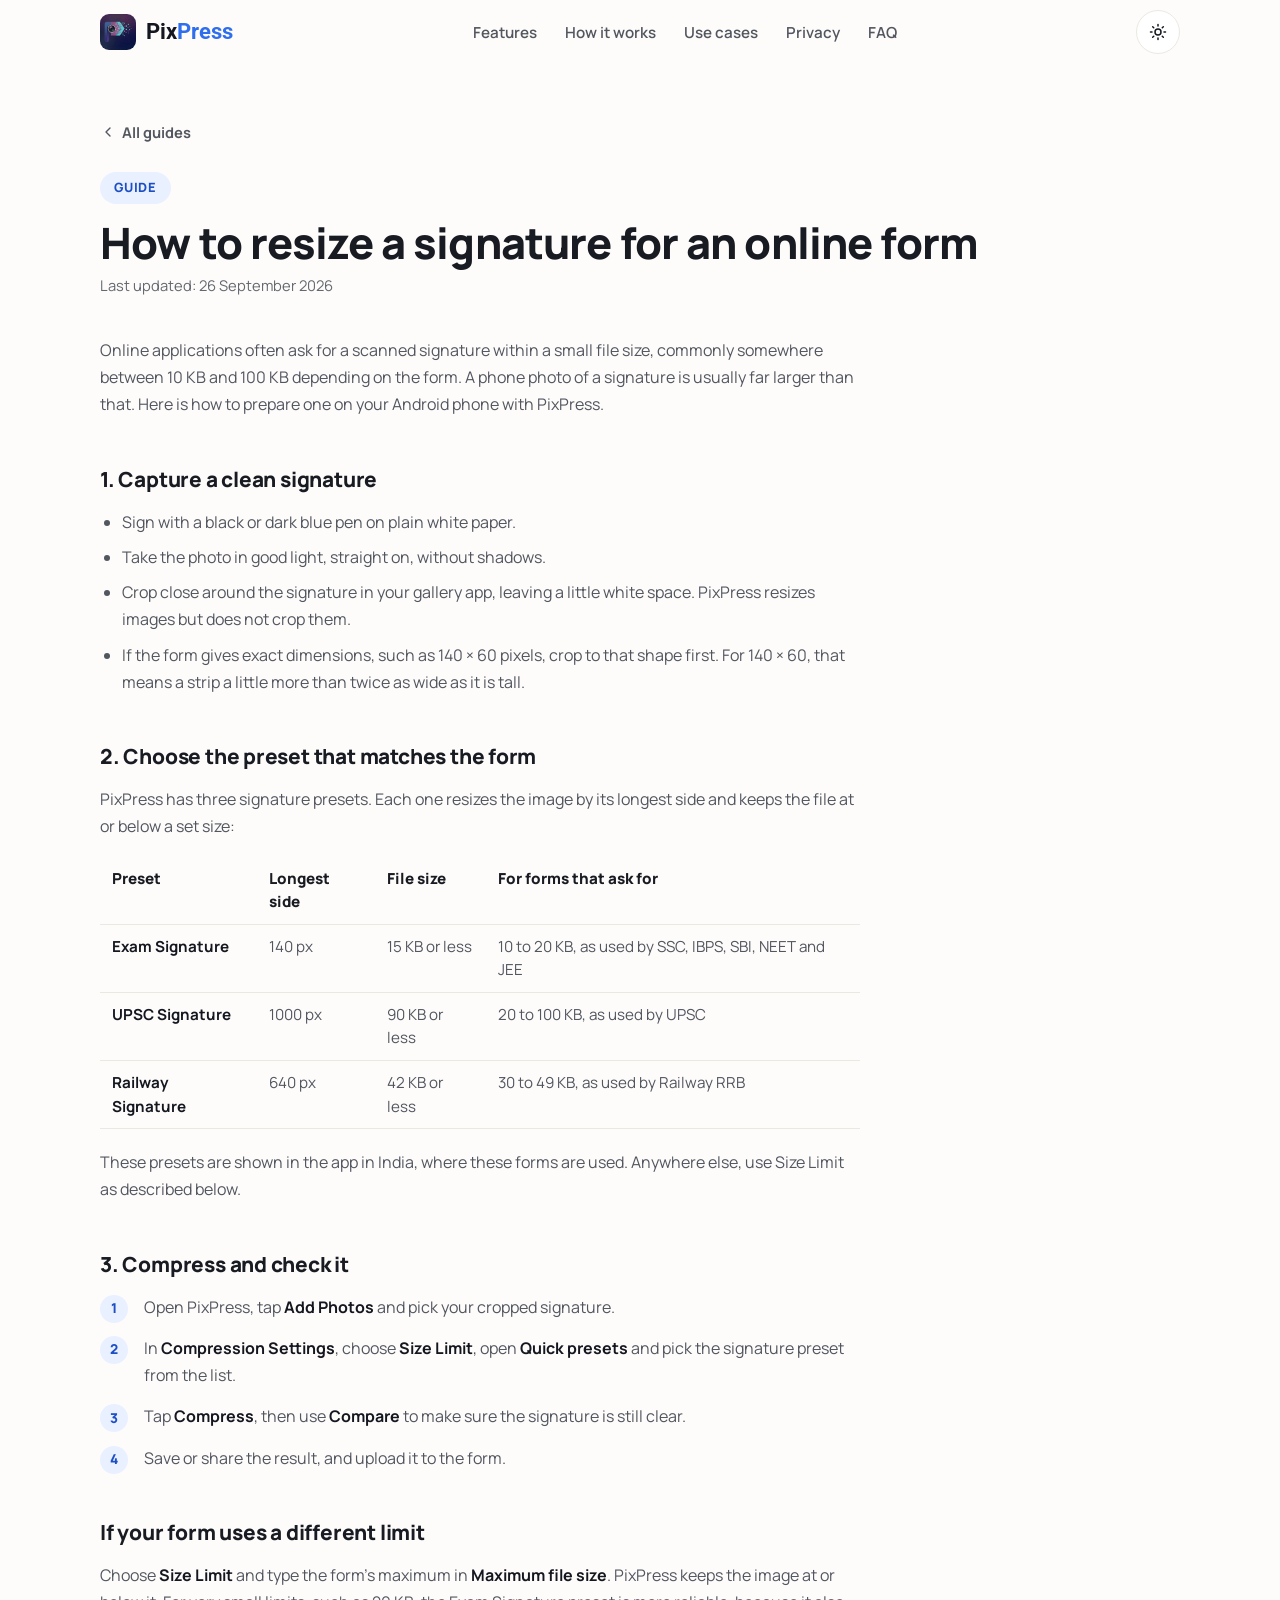
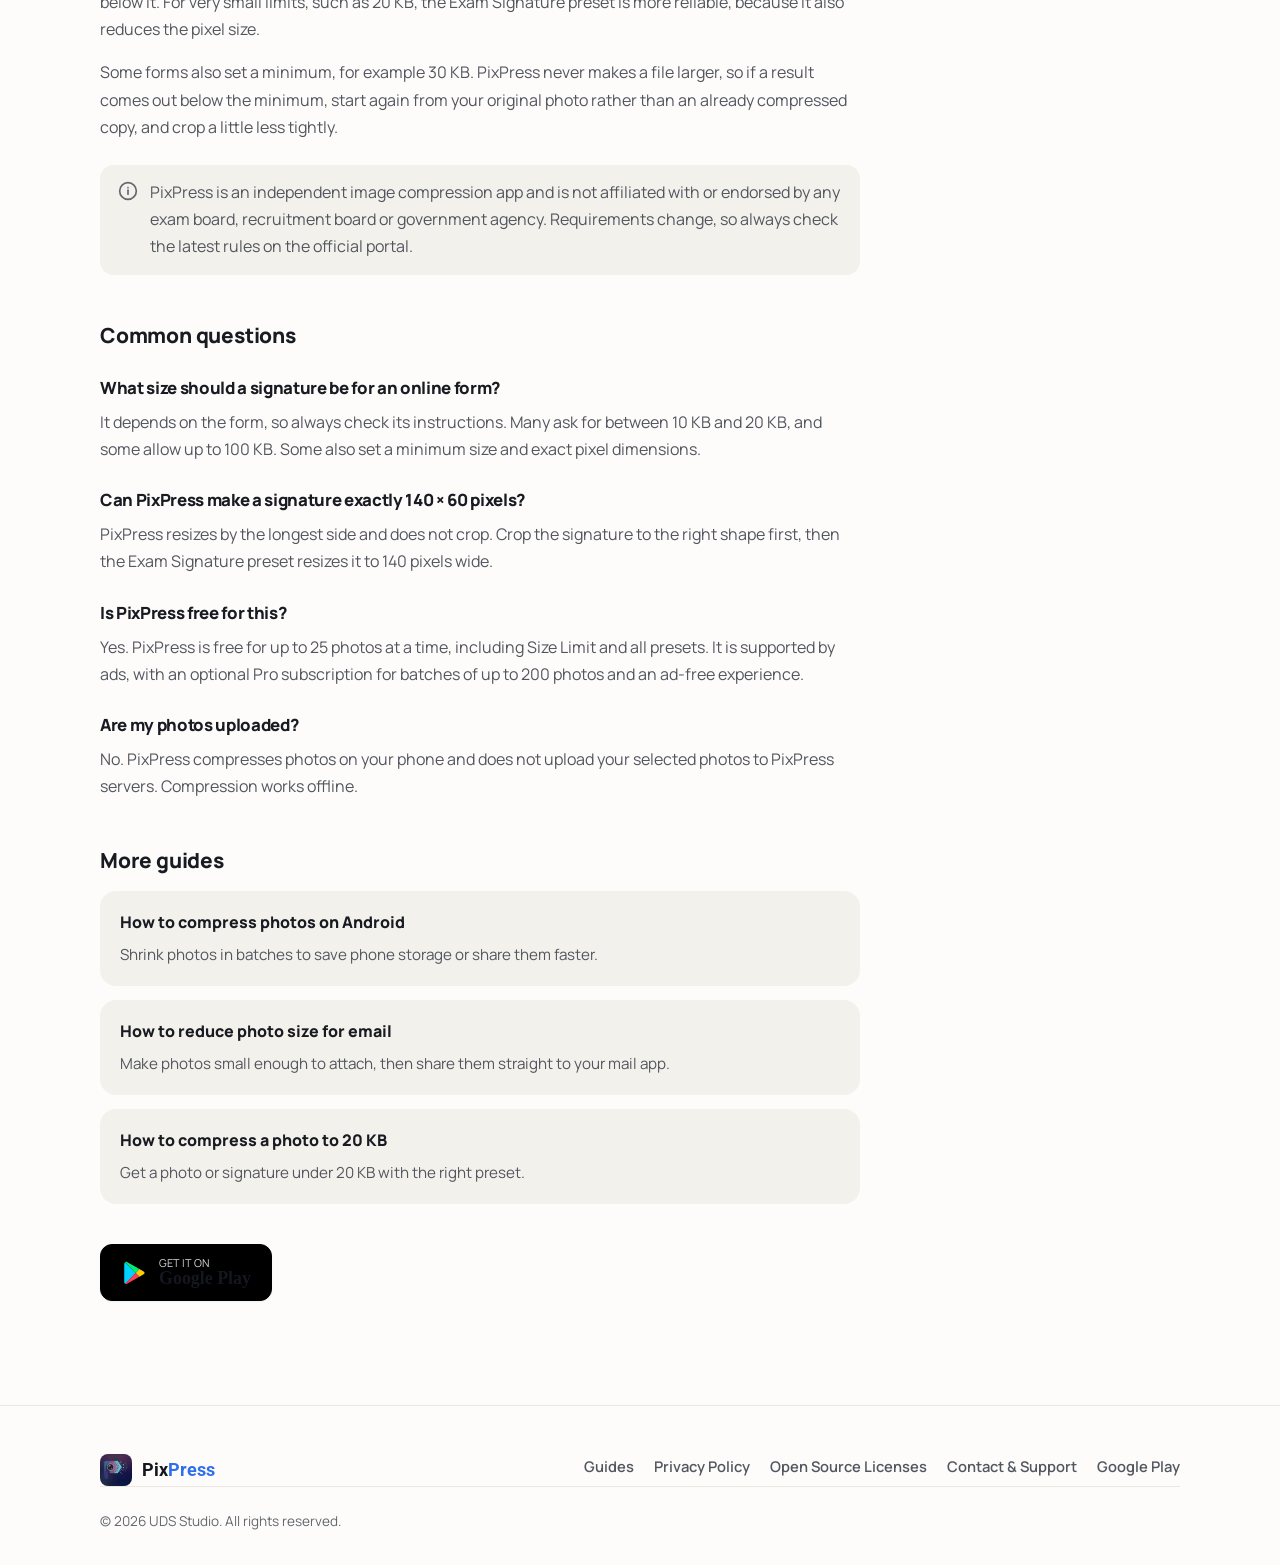
<file: resize-signature/index.html>
<!doctype html>
<html lang="en">
<head>
<meta charset="UTF-8">
<meta name="viewport" content="width=device-width, initial-scale=1, viewport-fit=cover">
<title>How to Resize a Signature for an Online Form | PixPress</title>
<meta name="description" content="Resize and compress a scanned signature on Android so it fits an online form&#x27;s size limit, using PixPress signature presets or your own maximum file size. Works offline.">
<meta name="theme-color" content="#2F6FED">
<link rel="canonical" href="https://getpixpress.com/resize-signature/">
<meta name="robots" content="index, follow">

<script>
  (function () {
    try {
      var stored = localStorage.getItem("pixpress-theme");
      if (stored === "light" || stored === "dark") {
        document.documentElement.setAttribute("data-theme", stored);
      }
    } catch (e) {}
  })();
</script>

<!-- Font -->
<link rel="preconnect" href="https://fonts.googleapis.com">
<link rel="preconnect" href="https://fonts.gstatic.com" crossorigin>
<link rel="stylesheet" href="https://fonts.googleapis.com/css2?family=Manrope:wght@500;600;700;800&display=swap">
<!-- Roboto Bold, only the letters in "PixPress": the wordmark uses the same font as the app -->
<link rel="stylesheet" href="https://fonts.googleapis.com/css2?family=Roboto:wght@700&text=PixPres&display=swap">

<!-- Favicons -->
<link rel="icon" type="image/png" sizes="32x32" href="/assets/img/favicon-32.png">
<link rel="icon" type="image/png" sizes="192x192" href="/assets/img/icon-192.png">
<link rel="apple-touch-icon" href="/assets/img/icon-512.png">

<!-- Open Graph -->
<meta property="og:type" content="article">
<meta property="og:site_name" content="PixPress">
<meta property="og:title" content="How to Resize a Signature for an Online Form | PixPress">
<meta property="og:description" content="Resize and compress a scanned signature on Android so it fits an online form&#x27;s size limit, using PixPress signature presets or your own maximum file size. Works offline.">
<meta property="og:image" content="https://getpixpress.com/assets/img/og-image.jpg">
<meta property="og:url" content="https://getpixpress.com/resize-signature/">
<meta property="og:locale" content="en_IN">

<link rel="stylesheet" href="/assets/css/style.css">

<script type="application/ld+json">
{
  "@context": "https://schema.org",
  "@type": "BreadcrumbList",
  "itemListElement": [
    {
      "@type": "ListItem",
      "position": 1,
      "name": "PixPress",
      "item": "https://getpixpress.com/"
    },
    {
      "@type": "ListItem",
      "position": 2,
      "name": "Guides",
      "item": "https://getpixpress.com/guides/"
    },
    {
      "@type": "ListItem",
      "position": 3,
      "name": "Resize a signature",
      "item": "https://getpixpress.com/resize-signature/"
    }
  ]
}
</script>
<script type="application/ld+json">
{
  "@context": "https://schema.org",
  "@type": "FAQPage",
  "mainEntity": [
    {
      "@type": "Question",
      "name": "What size should a signature be for an online form?",
      "acceptedAnswer": {
        "@type": "Answer",
        "text": "It depends on the form, so always check its instructions. Many ask for between 10 KB and 20 KB, and some allow up to 100 KB. Some also set a minimum size and exact pixel dimensions."
      }
    },
    {
      "@type": "Question",
      "name": "Can PixPress make a signature exactly 140 × 60 pixels?",
      "acceptedAnswer": {
        "@type": "Answer",
        "text": "PixPress resizes by the longest side and does not crop. Crop the signature to the right shape first, then the Exam Signature preset resizes it to 140 pixels wide."
      }
    },
    {
      "@type": "Question",
      "name": "Is PixPress free for this?",
      "acceptedAnswer": {
        "@type": "Answer",
        "text": "Yes. PixPress is free for up to 25 photos at a time, including Size Limit and all presets. It is supported by ads, with an optional Pro subscription for batches of up to 200 photos and an ad-free experience."
      }
    },
    {
      "@type": "Question",
      "name": "Are my photos uploaded?",
      "acceptedAnswer": {
        "@type": "Answer",
        "text": "No. PixPress compresses photos on your phone and does not upload your selected photos to PixPress servers. Compression works offline."
      }
    }
  ]
}
</script>
<!-- Cloudflare Web Analytics -->
<script type='module' src='https://static.cloudflareinsights.com/beacon.min.js' data-cf-beacon='{"token": "5c96a8c70bb0414793d5f6ea77fa2eb3"}'></script>
<!-- End Cloudflare Web Analytics -->

<style>
  .legal-shell { padding: 56px 0 96px; }
  .legal-updated { color: var(--color-text-muted); font-size: 0.92rem; margin: -8px 0 40px; }
  .legal-content { max-width: 760px; }
  .legal-content h2 {
    font-size: 1.3rem;
    font-weight: 800;
    letter-spacing: -0.01em;
    color: var(--color-ink);
    margin: 44px 0 14px;
  }
  .legal-content h2:first-child { margin-top: 0; }
  .legal-content p, .legal-content li {
    color: var(--color-text-secondary);
    line-height: 1.7;
    font-size: 1rem;
  }
  .legal-content p { margin: 0 0 16px; }
  .legal-content ul { margin: 0 0 16px; padding-left: 22px; }
  .legal-content li { margin-bottom: 8px; }
  .legal-content strong { color: var(--color-text); }
  .legal-content a { text-decoration: underline; text-underline-offset: 2px; }
  .legal-back {
    display: flex;
    width: fit-content;
    align-items: center;
    gap: 6px;
    font-weight: 700;
    font-size: 0.92rem;
    color: var(--color-text-secondary);
    text-decoration: none;
    margin-bottom: 28px;
  }
  .legal-back:hover { color: var(--color-primary); }
  .legal-back svg { width: 16px; height: 16px; }
  .guide-steps { counter-reset: step; list-style: none; padding: 0; margin: 0 0 16px; }
  .guide-steps li { counter-increment: step; position: relative; padding-left: 44px; margin-bottom: 14px; }
  .guide-steps li::before {
    content: counter(step);
    position: absolute; left: 0; top: 1px;
    width: 28px; height: 28px; border-radius: 50%;
    display: grid; place-items: center;
    font-size: 0.85rem; font-weight: 800;
    color: var(--color-primary-dark); background: var(--color-primary-tint);
  }
  .guide-shot { margin: 28px 0 36px; display: flex; justify-content: center; }
  .guide-shot img { width: min(300px, 80vw); height: auto; }
  .guide-note {
    display: flex; gap: 12px; align-items: flex-start;
    background: var(--color-surface-alt); border-radius: 14px;
    padding: 14px 18px; margin: 24px 0; font-size: 0.92rem; color: var(--color-text-secondary);
  }
  .guide-note svg { width: 20px; height: 20px; flex-shrink: 0; margin-top: 2px; color: var(--color-text-muted); }
  .guide-note p { margin: 0; }
  .guide-cta { margin: 40px 0 8px; }
  .legal-content h3 { font-size: 1.05rem; margin: 24px 0 8px; color: var(--color-ink); }
  .legal-content .guide-list { list-style: none; padding: 0; margin: 0 0 16px; display: grid; gap: 14px; }
  .legal-content .guide-list li { margin: 0; padding: 18px 20px; border-radius: 16px; background: var(--color-surface-alt); }
  .legal-content .guide-list a { font-weight: 800; color: var(--color-ink); text-decoration: none; }
  .legal-content .guide-list a:hover { color: var(--color-primary); text-decoration: underline; }
  .legal-content .guide-list p { margin: 6px 0 0; font-size: 0.95rem; }
  .legal-content .play-badge { text-decoration: none; }
  .guide-table-wrap { overflow-x: auto; margin: 0 0 20px; }
  .guide-table { width: 100%; border-collapse: collapse; font-size: 0.95rem; min-width: 520px; }
  .guide-table th, .guide-table td { text-align: left; padding: 10px 12px; border-bottom: 1px solid var(--color-border); color: var(--color-text-secondary); vertical-align: top; }
  .guide-table th { color: var(--color-ink); font-weight: 800; }
  @media (max-width: 599px) {
    .guide-table { min-width: 0; }
    .guide-table thead { display: none; }
    .guide-table tr { display: block; padding: 12px 0; border-bottom: 1px solid var(--color-border); }
    .guide-table td { display: block; border: 0; padding: 3px 0; }
    .guide-table td[data-label]::before { content: attr(data-label) ": "; font-weight: 700; color: var(--color-text); }
  }
</style>
</head>
<body>
<a class="skip-link" href="#main">Skip to content</a>

<header class="site-header">
  <div class="container">
    <a class="brand" href="/#top">
      <img src="/assets/img/icon-64.png" alt="" width="36" height="36">
      <span class="brand-name">Pix<span class="brand-accent">Press</span></span>
    </a>

    <nav class="main-nav" aria-label="Primary">
      <ul>
        <li><a href="/#features">Features</a></li>
        <li><a href="/#how-it-works">How it works</a></li>
        <li><a href="/#use-cases">Use cases</a></li>
        <li><a href="/#privacy">Privacy</a></li>
        <li><a href="/#faq">FAQ</a></li>
      </ul>
    </nav>

    <div class="header-actions">
      <button class="theme-toggle" id="themeToggle" type="button" aria-pressed="false" aria-label="Toggle dark mode">
        <svg class="icon-sun" viewBox="0 0 24 24" fill="none" stroke="currentColor" stroke-width="2" stroke-linecap="round"><circle cx="12" cy="12" r="4"/><path d="M12 2v2M12 20v2M4.9 4.9l1.4 1.4M17.7 17.7l1.4 1.4M2 12h2M20 12h2M4.9 19.1l1.4-1.4M17.7 6.3l1.4-1.4"/></svg>
        <svg class="icon-moon" viewBox="0 0 24 24" fill="none" stroke="currentColor" stroke-width="2" stroke-linecap="round" stroke-linejoin="round"><path d="M21 12.8A9 9 0 1 1 11.2 3a7 7 0 0 0 9.8 9.8Z"/></svg>
      </button>
      <button class="nav-toggle" id="navToggle" type="button" aria-expanded="false" aria-controls="mobileNav" aria-label="Open menu">
        <svg class="icon-menu" viewBox="0 0 24 24" fill="none" stroke="currentColor" stroke-width="2" stroke-linecap="round"><path d="M4 7h16M4 12h16M4 17h16"/></svg>
        <svg class="icon-close" viewBox="0 0 24 24" fill="none" stroke="currentColor" stroke-width="2" stroke-linecap="round"><path d="M6 6l12 12M18 6L6 18"/></svg>
      </button>
    </div>
  </div>

  <nav class="mobile-nav" id="mobileNav" aria-label="Mobile">
    <ul>
      <li><a href="/#features">Features</a></li>
      <li><a href="/#how-it-works">How it works</a></li>
      <li><a href="/#use-cases">Use cases</a></li>
      <li><a href="/#privacy">Privacy</a></li>
      <li><a href="/#faq">FAQ</a></li>
    </ul>
  </nav>
</header>

<main id="main">
  <section class="legal-shell">
    <div class="container">
      <a class="legal-back" href="/guides/">
        <svg viewBox="0 0 24 24" fill="none" stroke="currentColor" stroke-width="2" stroke-linecap="round" stroke-linejoin="round" aria-hidden="true"><path d="M15 18l-6-6 6-6"/></svg>
        All guides
      </a>

      <span class="section-eyebrow">Guide</span>
      <h1 class="section-title">How to resize a signature for an online form</h1>
      <p class="legal-updated">Last updated: 26 September 2026</p>

      <div class="legal-content">
        <p>
          Online applications often ask for a scanned signature within a small file size, commonly somewhere
          between 10 KB and 100 KB depending on the form. A phone photo of a signature is usually far larger than
          that. Here is how to prepare one on your Android phone with PixPress.
        </p>

        <h2>1. Capture a clean signature</h2>
        <ul>
          <li>Sign with a black or dark blue pen on plain white paper.</li>
          <li>Take the photo in good light, straight on, without shadows.</li>
          <li>Crop close around the signature in your gallery app, leaving a little white space. PixPress resizes images but does not crop them.</li>
          <li>If the form gives exact dimensions, such as 140 &times; 60 pixels, crop to that shape first. For 140 &times; 60, that means a strip a little more than twice as wide as it is tall.</li>
        </ul>

        <h2>2. Choose the preset that matches the form</h2>
        <p>PixPress has three signature presets. Each one resizes the image by its longest side and keeps the file at or below a set size:</p>
        <div class="guide-table-wrap">
          <table class="guide-table">
            <thead>
              <tr><th scope="col">Preset</th><th scope="col">Longest side</th><th scope="col">File size</th><th scope="col">For forms that ask for</th></tr>
            </thead>
            <tbody>
              <tr><td><strong>Exam Signature</strong></td><td data-label="Longest side">140 px</td><td data-label="File size">15 KB or less</td><td data-label="For forms that ask for">10 to 20 KB, as used by SSC, IBPS, SBI, NEET and JEE</td></tr>
              <tr><td><strong>UPSC Signature</strong></td><td data-label="Longest side">1000 px</td><td data-label="File size">90 KB or less</td><td data-label="For forms that ask for">20 to 100 KB, as used by UPSC</td></tr>
              <tr><td><strong>Railway Signature</strong></td><td data-label="Longest side">640 px</td><td data-label="File size">42 KB or less</td><td data-label="For forms that ask for">30 to 49 KB, as used by Railway RRB</td></tr>
            </tbody>
          </table>
        </div>
        <p>These presets are shown in the app in India, where these forms are used. Anywhere else, use Size Limit as described below.</p>

        <h2>3. Compress and check it</h2>
        <ol class="guide-steps">
          <li>Open PixPress, tap <strong>Add Photos</strong> and pick your cropped signature.</li>
          <li>In <strong>Compression Settings</strong>, choose <strong>Size Limit</strong>, open <strong>Quick presets</strong> and pick the signature preset from the list.</li>
          <li>Tap <strong>Compress</strong>, then use <strong>Compare</strong> to make sure the signature is still clear.</li>
          <li>Save or share the result, and upload it to the form.</li>
        </ol>

        <h2>If your form uses a different limit</h2>
        <p>
          Choose <strong>Size Limit</strong> and type the form's maximum in <strong>Maximum file size</strong>.
          PixPress keeps the image at or below it. For very small limits, such as 20 KB, the Exam Signature preset
          is more reliable, because it also reduces the pixel size.
        </p>
        <p>
          Some forms also set a minimum, for example 30 KB. PixPress never makes a file larger, so if a result comes
          out below the minimum, start again from your original photo rather than an already compressed copy, and
          crop a little less tightly.
        </p>

        <div class="guide-note">
          <svg viewBox="0 0 24 24" fill="none" stroke="currentColor" stroke-width="2" stroke-linecap="round" stroke-linejoin="round" aria-hidden="true"><circle cx="12" cy="12" r="10"/><path d="M12 16v-5"/><path d="M12 8h.01"/></svg>
          <p>PixPress is an independent image compression app and is not affiliated with or endorsed by any exam board, recruitment board or government agency. Requirements change, so always check the latest rules on the official portal.</p>
        </div>

        <h2>Common questions</h2>
        <h3>What size should a signature be for an online form?</h3>
        <p>It depends on the form, so always check its instructions. Many ask for between 10 KB and 20 KB, and some allow up to 100 KB. Some also set a minimum size and exact pixel dimensions.</p>
        <h3>Can PixPress make a signature exactly 140 × 60 pixels?</h3>
        <p>PixPress resizes by the longest side and does not crop. Crop the signature to the right shape first, then the Exam Signature preset resizes it to 140 pixels wide.</p>
        <h3>Is PixPress free for this?</h3>
        <p>Yes. PixPress is free for up to 25 photos at a time, including Size Limit and all presets. It is supported by ads, with an optional Pro subscription for batches of up to 200 photos and an ad-free experience.</p>
        <h3>Are my photos uploaded?</h3>
        <p>No. PixPress compresses photos on your phone and does not upload your selected photos to PixPress servers. Compression works offline.</p>

        <h2>More guides</h2>
        <ul class="guide-list">
          <li><a href="/compress-photos-on-android/">How to compress photos on Android</a><p>Shrink photos in batches to save phone storage or share them faster.</p></li>
          <li><a href="/reduce-photo-size-for-email/">How to reduce photo size for email</a><p>Make photos small enough to attach, then share them straight to your mail app.</p></li>
          <li><a href="/compress-photo-to-20kb/">How to compress a photo to 20 KB</a><p>Get a photo or signature under 20 KB with the right preset.</p></li>
        </ul>

        <div class="guide-cta">
          <a class="play-badge" data-play-link href="https://play.google.com/store/apps/details?id=com.uds.pixpress" aria-label="Get PixPress on Google Play">
            <svg class="play-glyph" viewBox="0 0 24 24" aria-hidden="true">
              <path d="M3.6 2.2c-.4.3-.6.8-.6 1.4v17c0 .6.2 1 .6 1.4l.1.1L13.5 12 3.7 2.1l-.1.1Z" fill="#00D2FF"/>
              <path d="M13.5 12 17 15.5l3.9-2.3c1.1-.6 1.1-2 0-2.6L17 8.3 13.5 12Z" fill="#FFCD00"/>
              <path d="M17 15.5 13.5 12l-9.8 9.9c.4.4 1.1.5 1.8.1l11.5-6.5Z" fill="#FF3D57"/>
              <path d="M17 8.3 5.5 1.8c-.7-.4-1.4-.3-1.8.1L13.5 12 17 8.3Z" fill="#00F076"/>
            </svg>
            <span class="play-copy">
              <small>GET IT ON</small>
              <strong>Google Play</strong>
            </span>
          </a>
        </div>
      </div>
    </div>
  </section>
</main>

<footer class="site-footer">
  <div class="container">
    <div class="footer-grid">
      <div class="footer-brand">
        <img src="/assets/img/icon-64.png" alt="" width="32" height="32">
        <span class="brand-name">Pix<span class="brand-accent">Press</span></span>
      </div>
      <ul class="footer-links">
        <li><a href="/guides/">Guides</a></li>
        <li><a href="/privacy-policy.html">Privacy Policy</a></li>
        <li><a href="/licenses.html">Open Source Licenses</a></li>
        <li><a href="mailto:uds.apps.dev@gmail.com">Contact &amp; Support</a></li>
        <li><a data-play-link href="https://play.google.com/store/apps/details?id=com.uds.pixpress" target="_blank" rel="noopener">Google Play</a></li>
      </ul>
    </div>
    <div class="footer-bottom">
      <span>&copy; <span id="currentYear">2026</span> UDS Studio. All rights reserved.</span>
    </div>
  </div>
</footer>

<script src="/assets/js/main.js" defer></script>
</body>
</html>
</file>
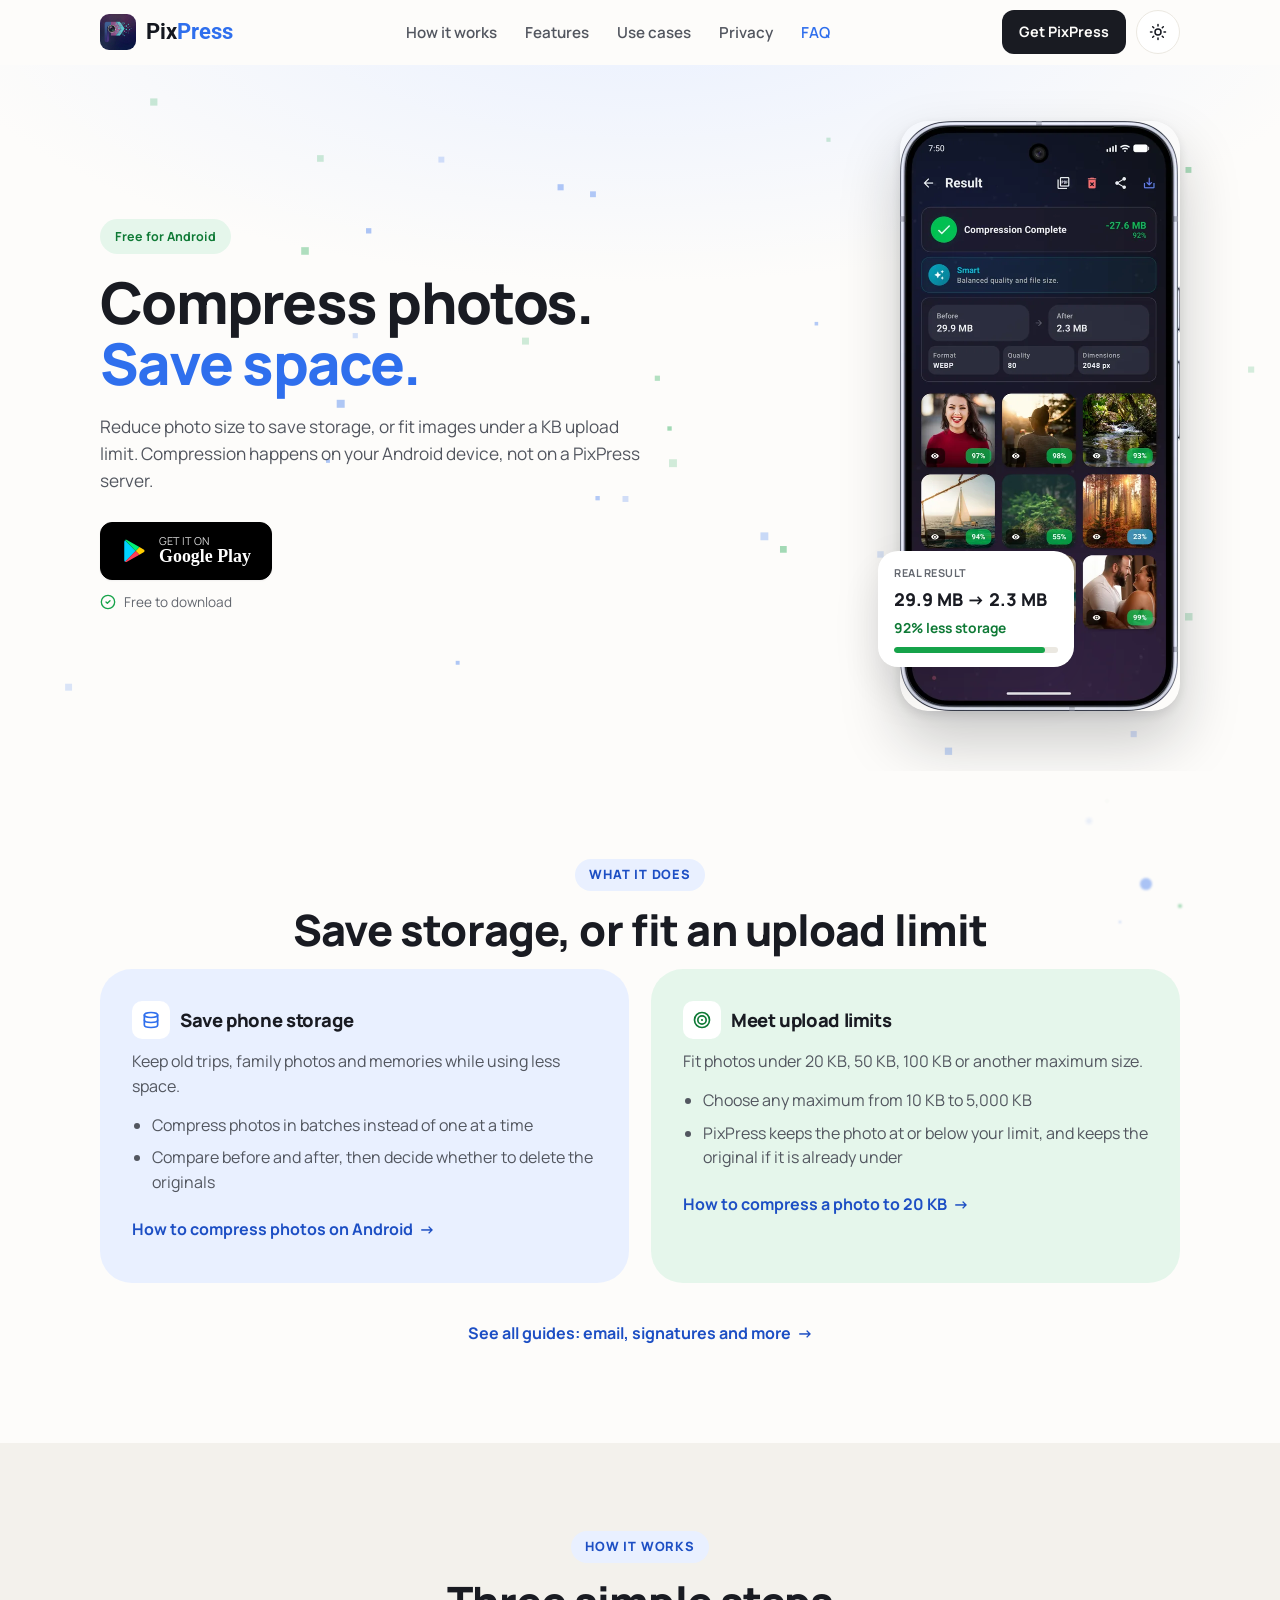
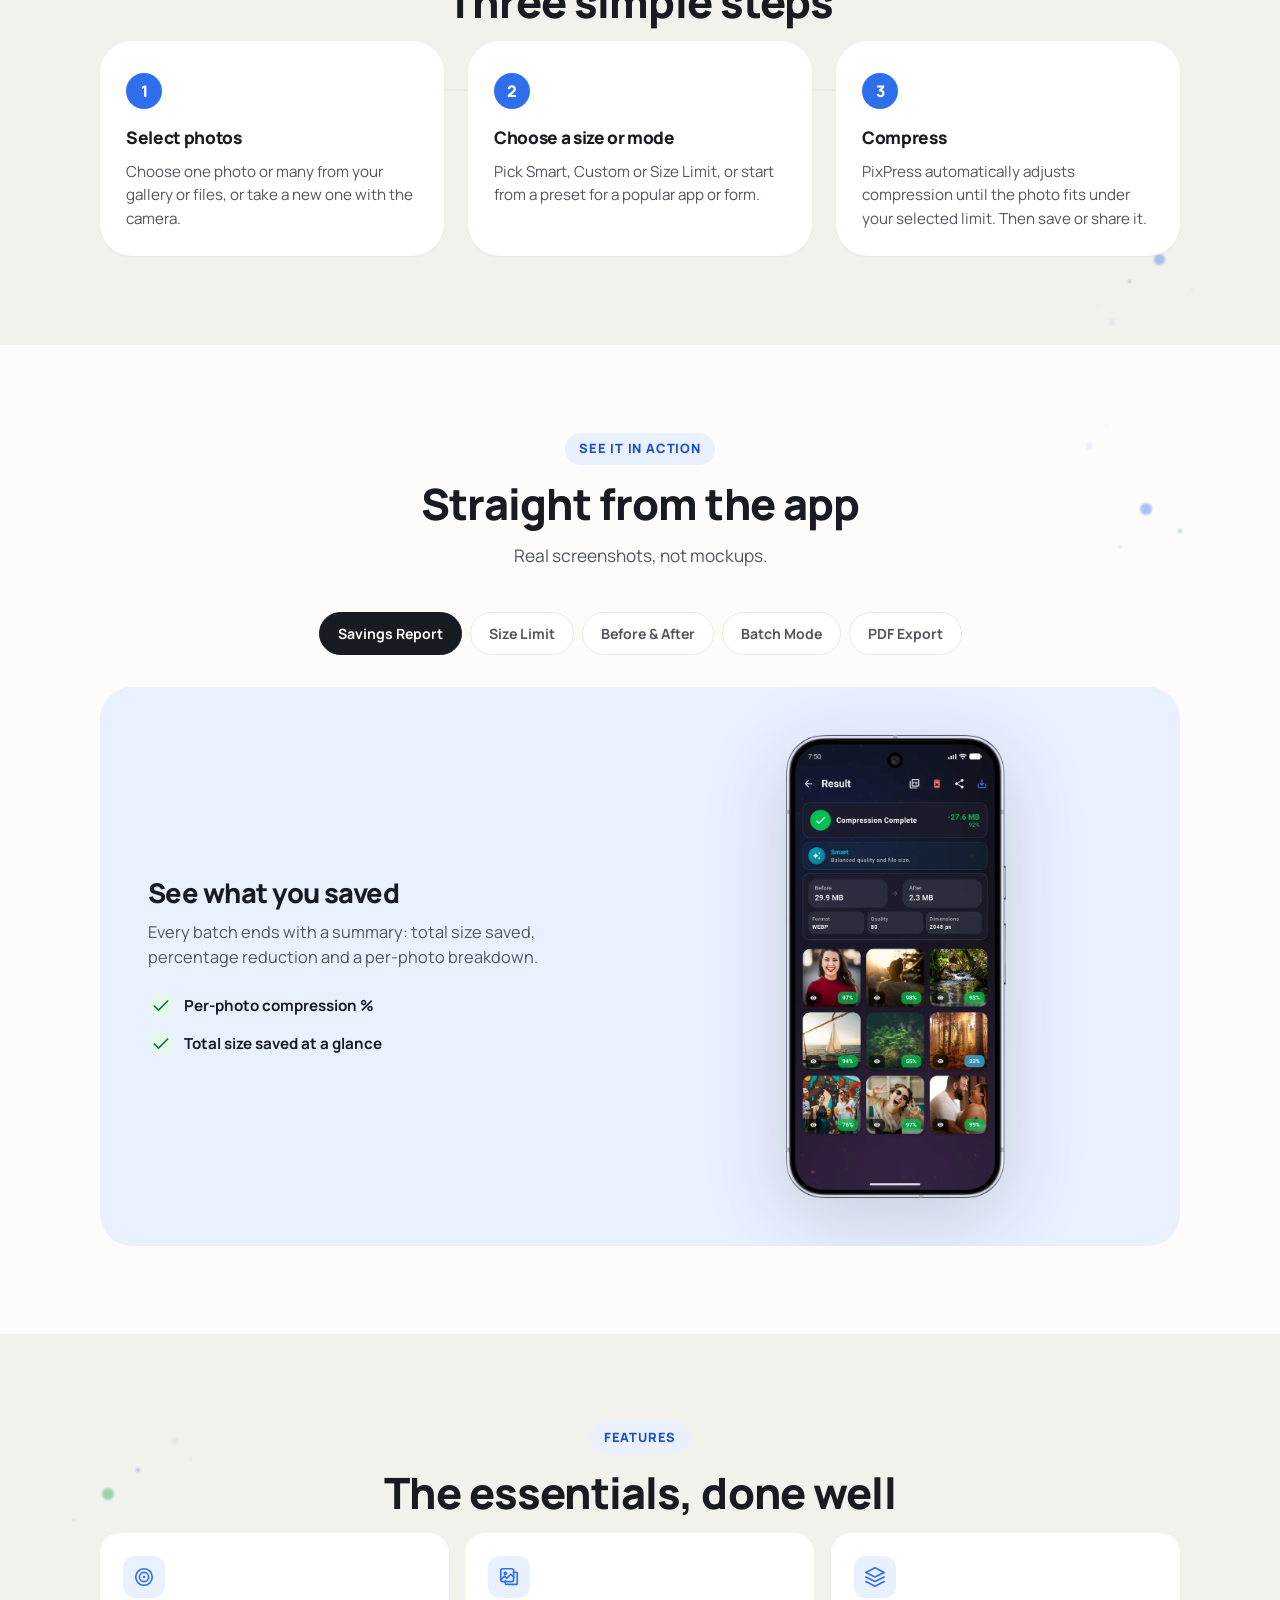
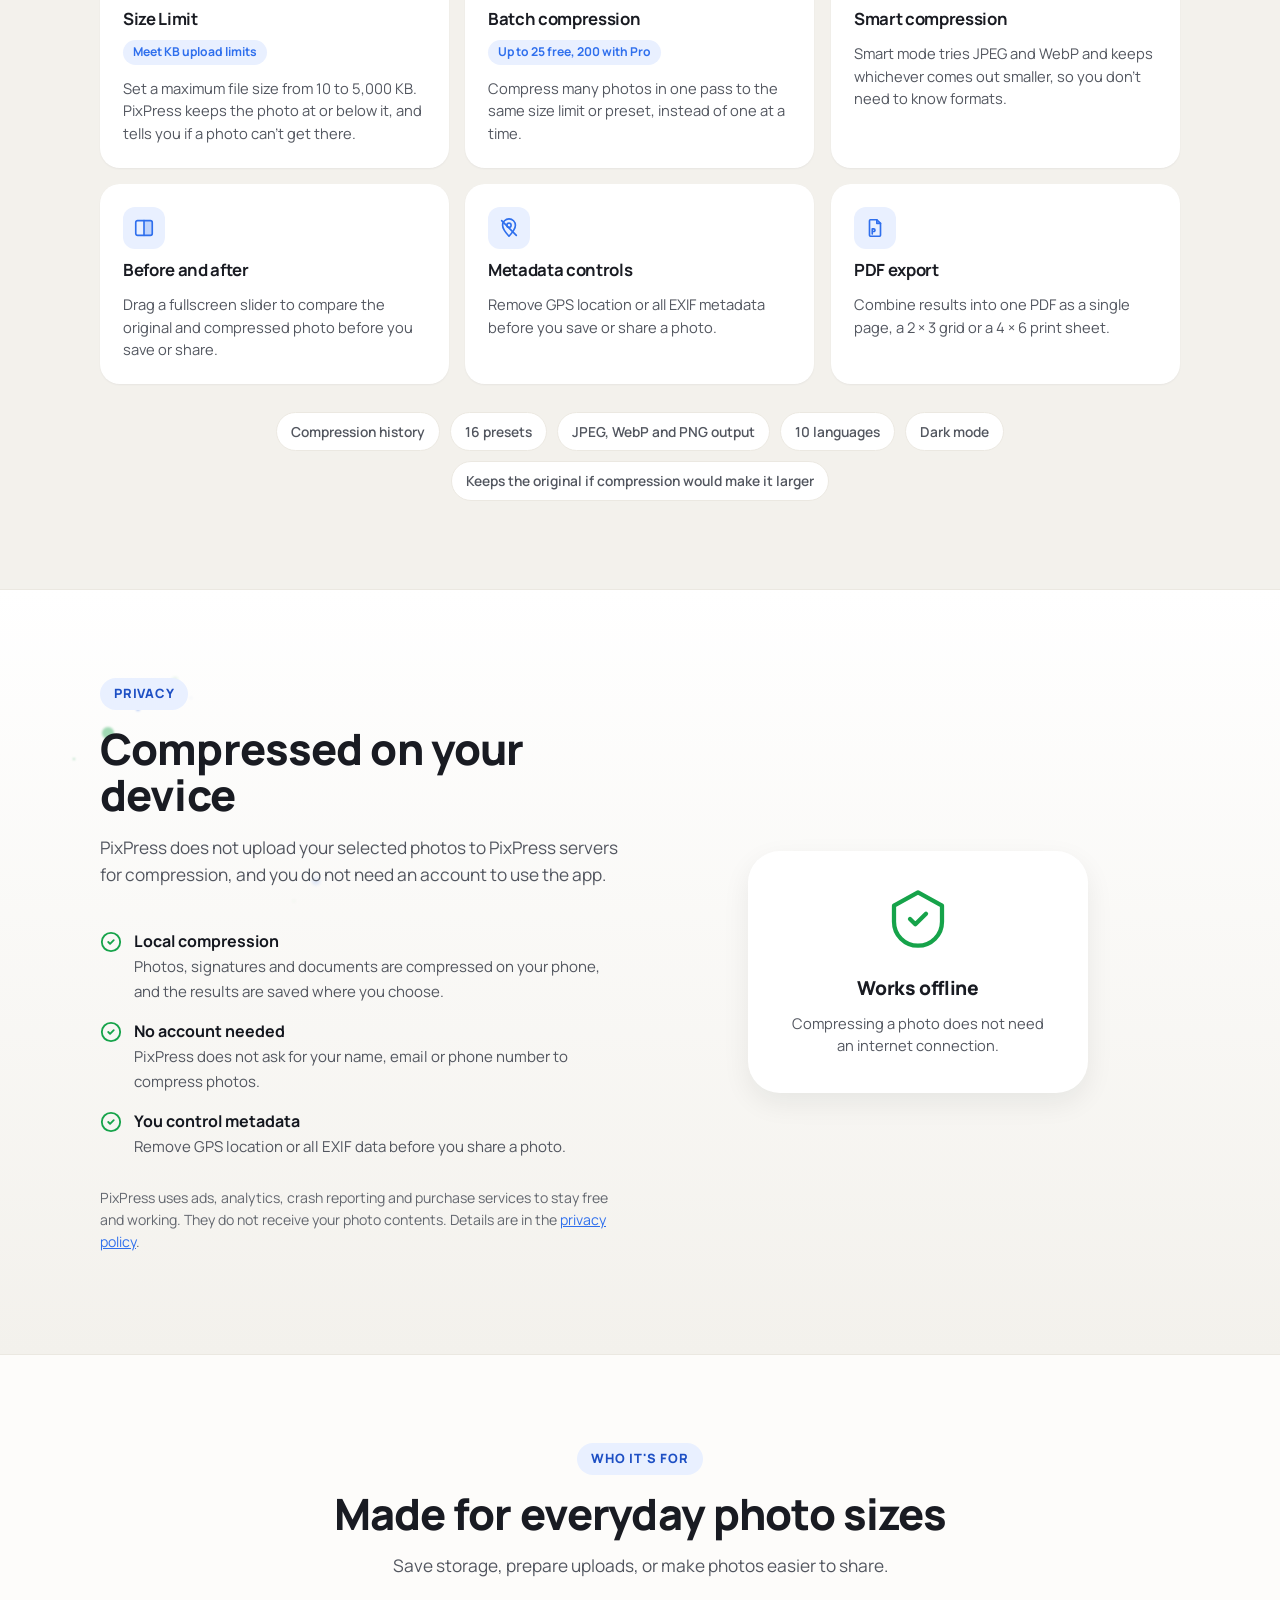
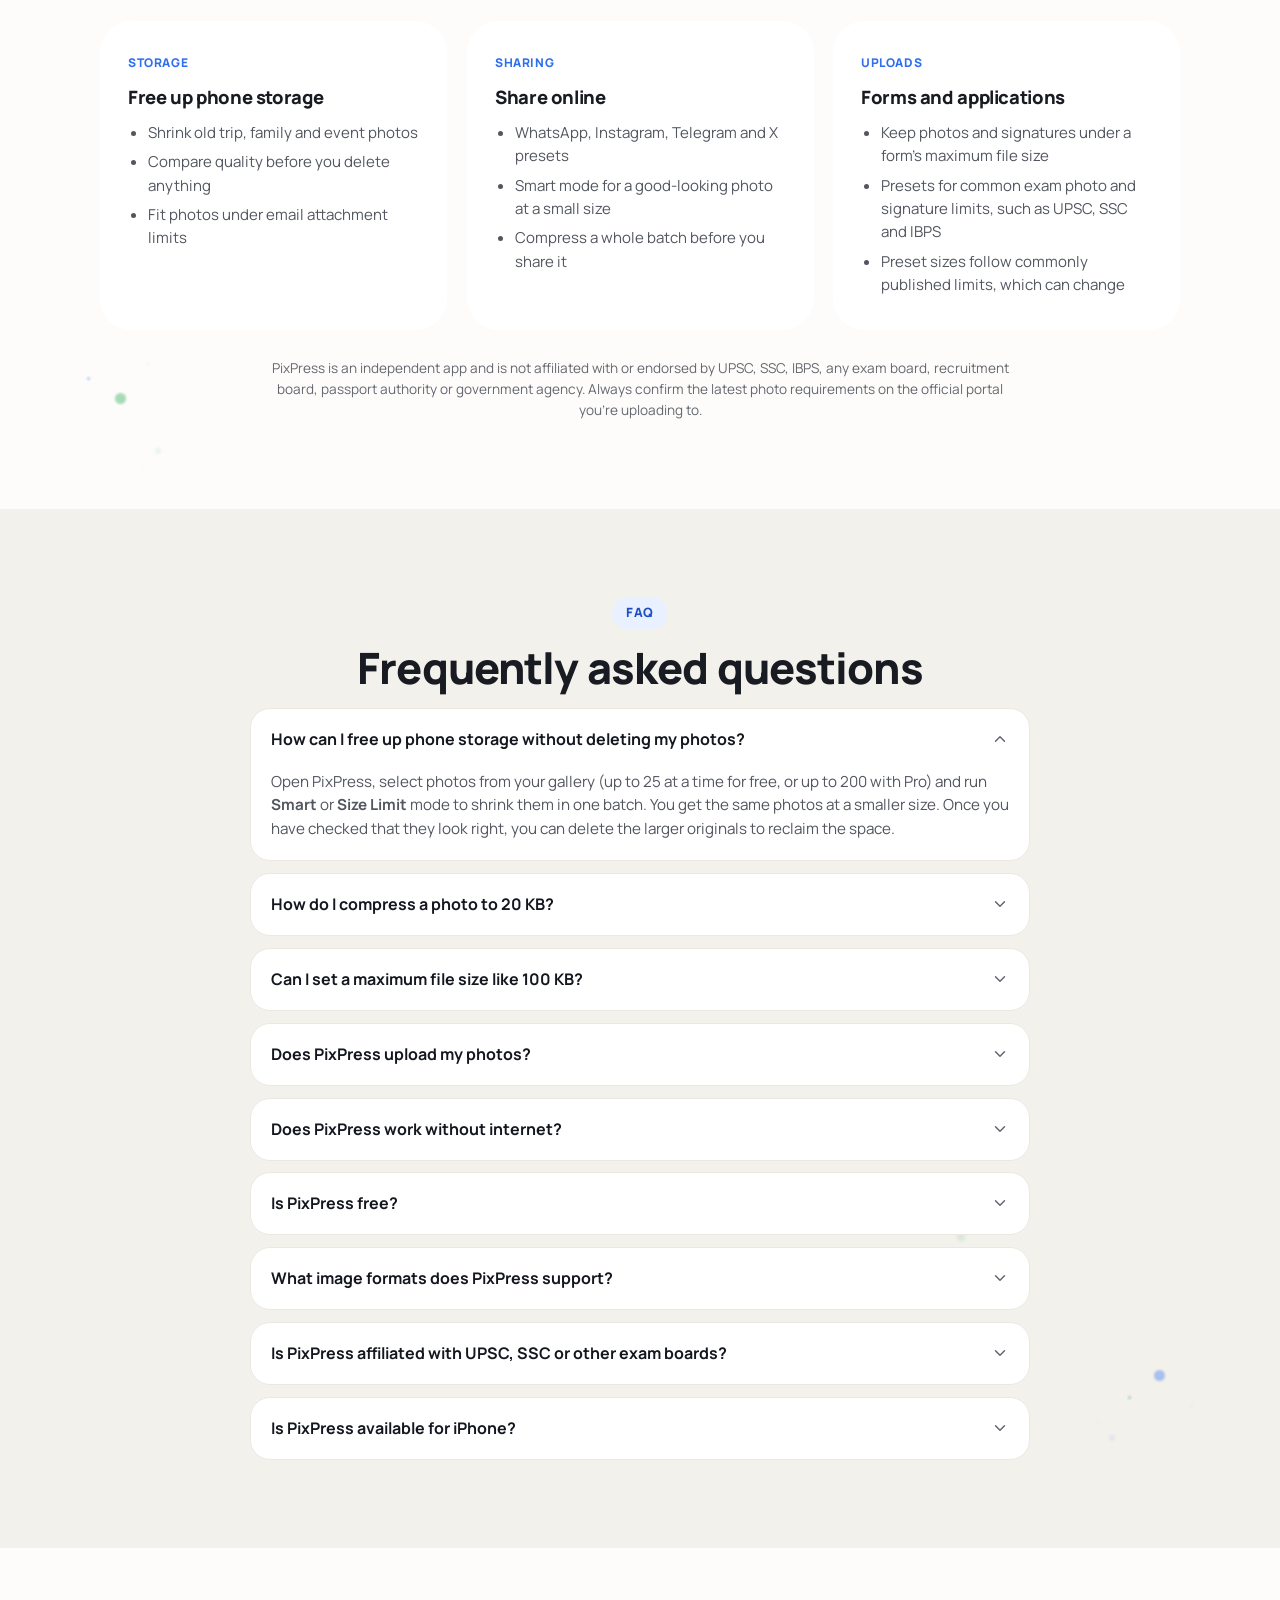
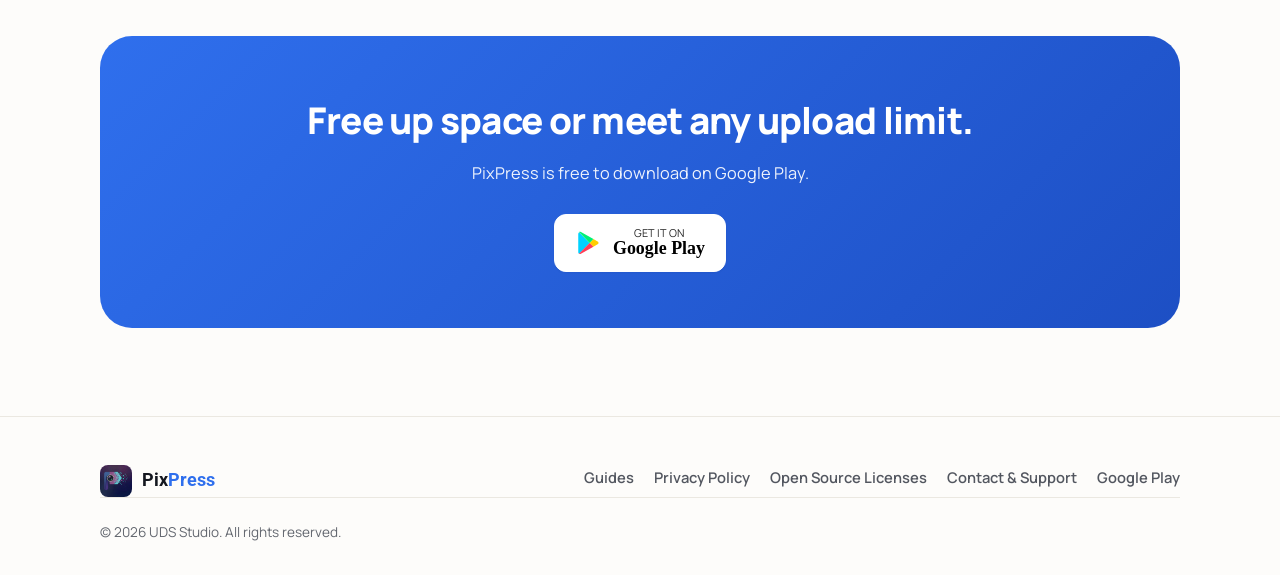
<file: tg/index.html>
<!doctype html>
<html lang="en">
<head>
<meta charset="utf-8">
<meta name="robots" content="noindex">
<title>PixPress</title>
<meta http-equiv="refresh" content="0; url=/?src=telegram">
<script>location.replace('/?src=telegram');</script>
</head>
<body>
<p>Redirecting to <a href="/?src=telegram">PixPress</a>&hellip;</p>
</body>
</html>
</file>
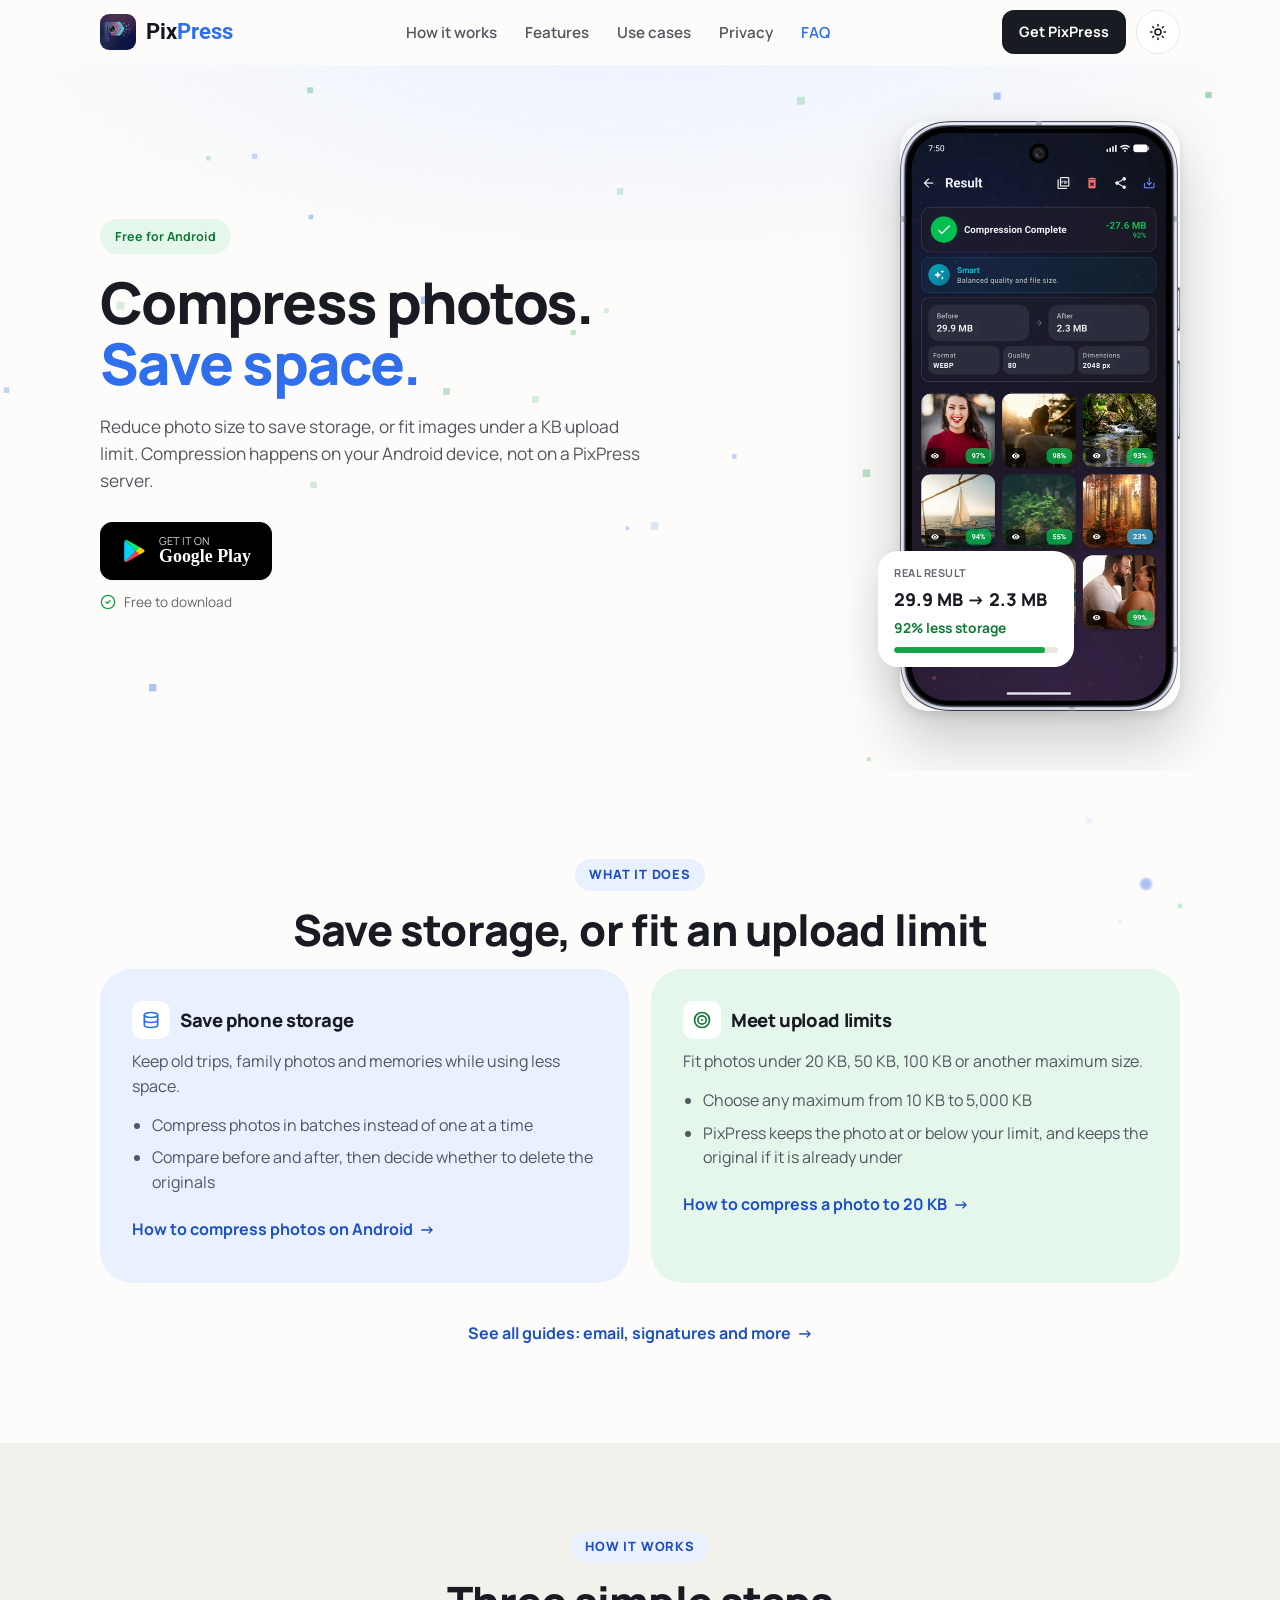
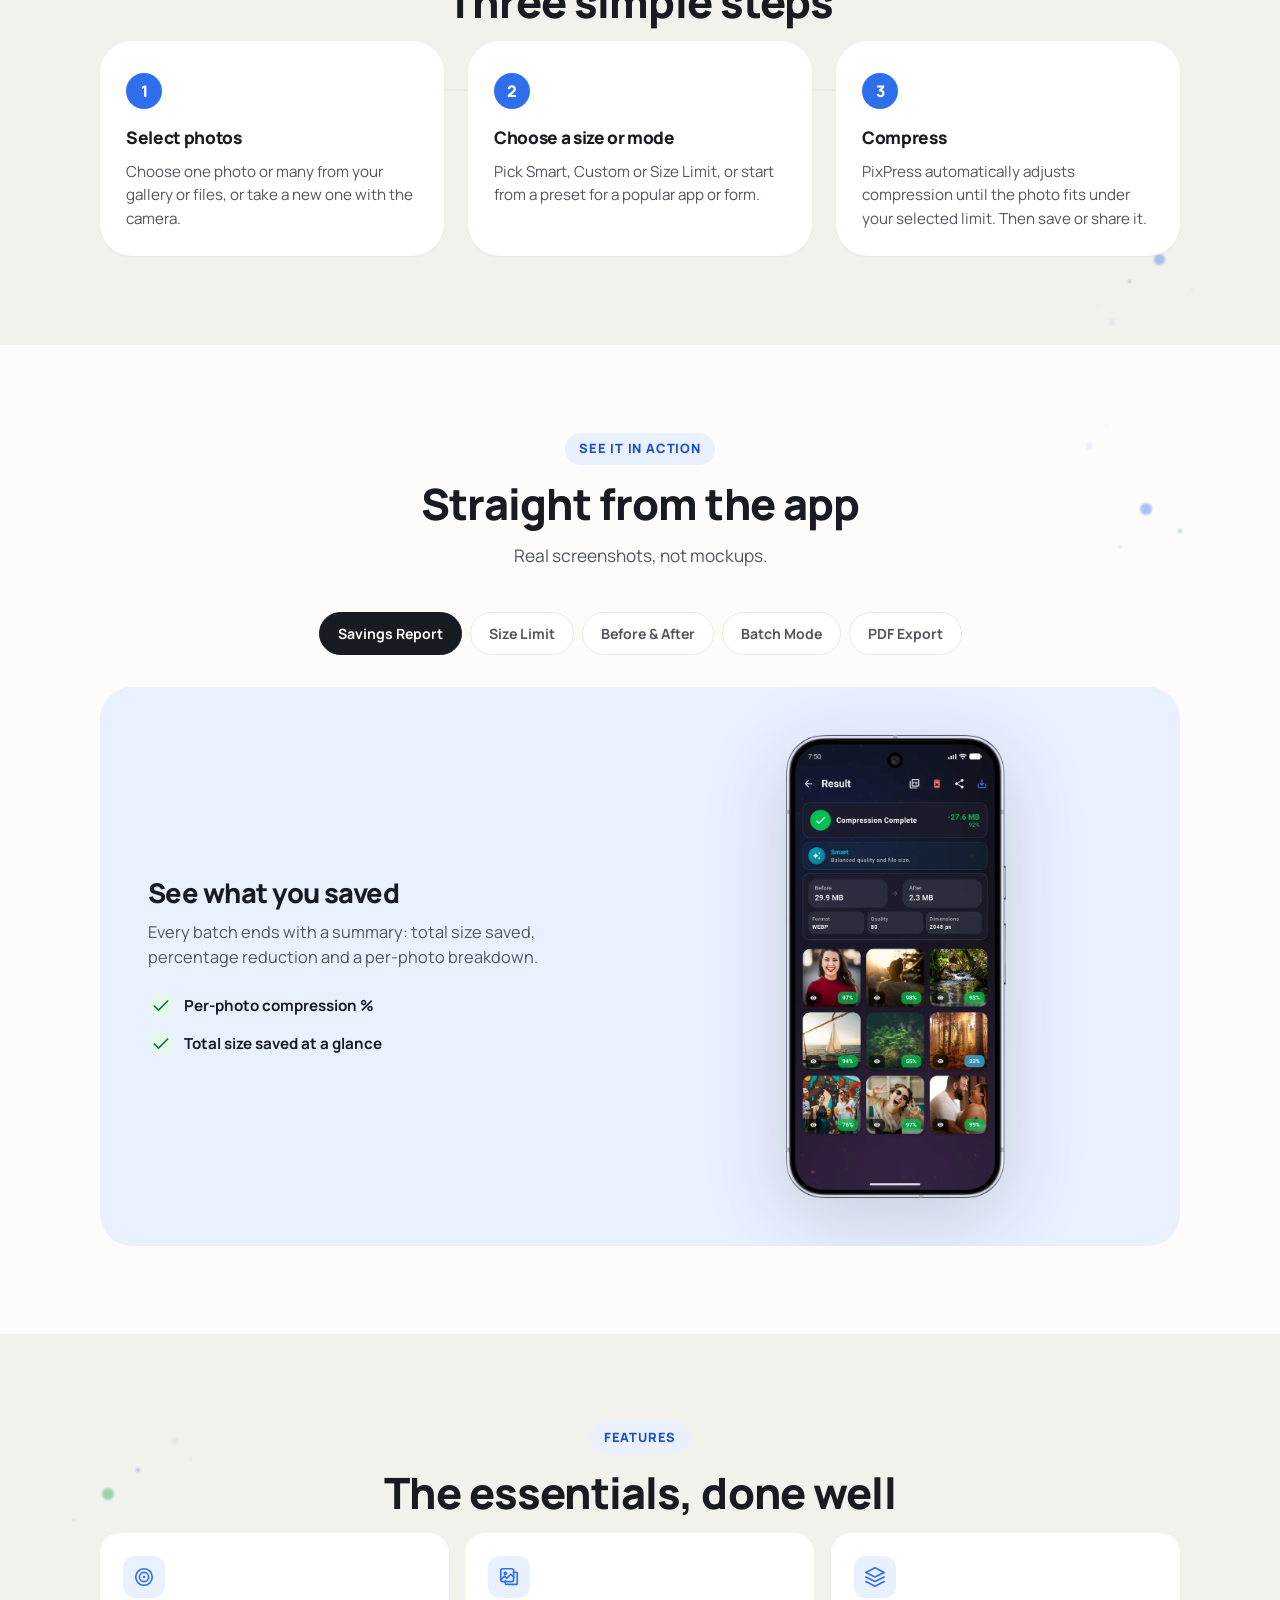
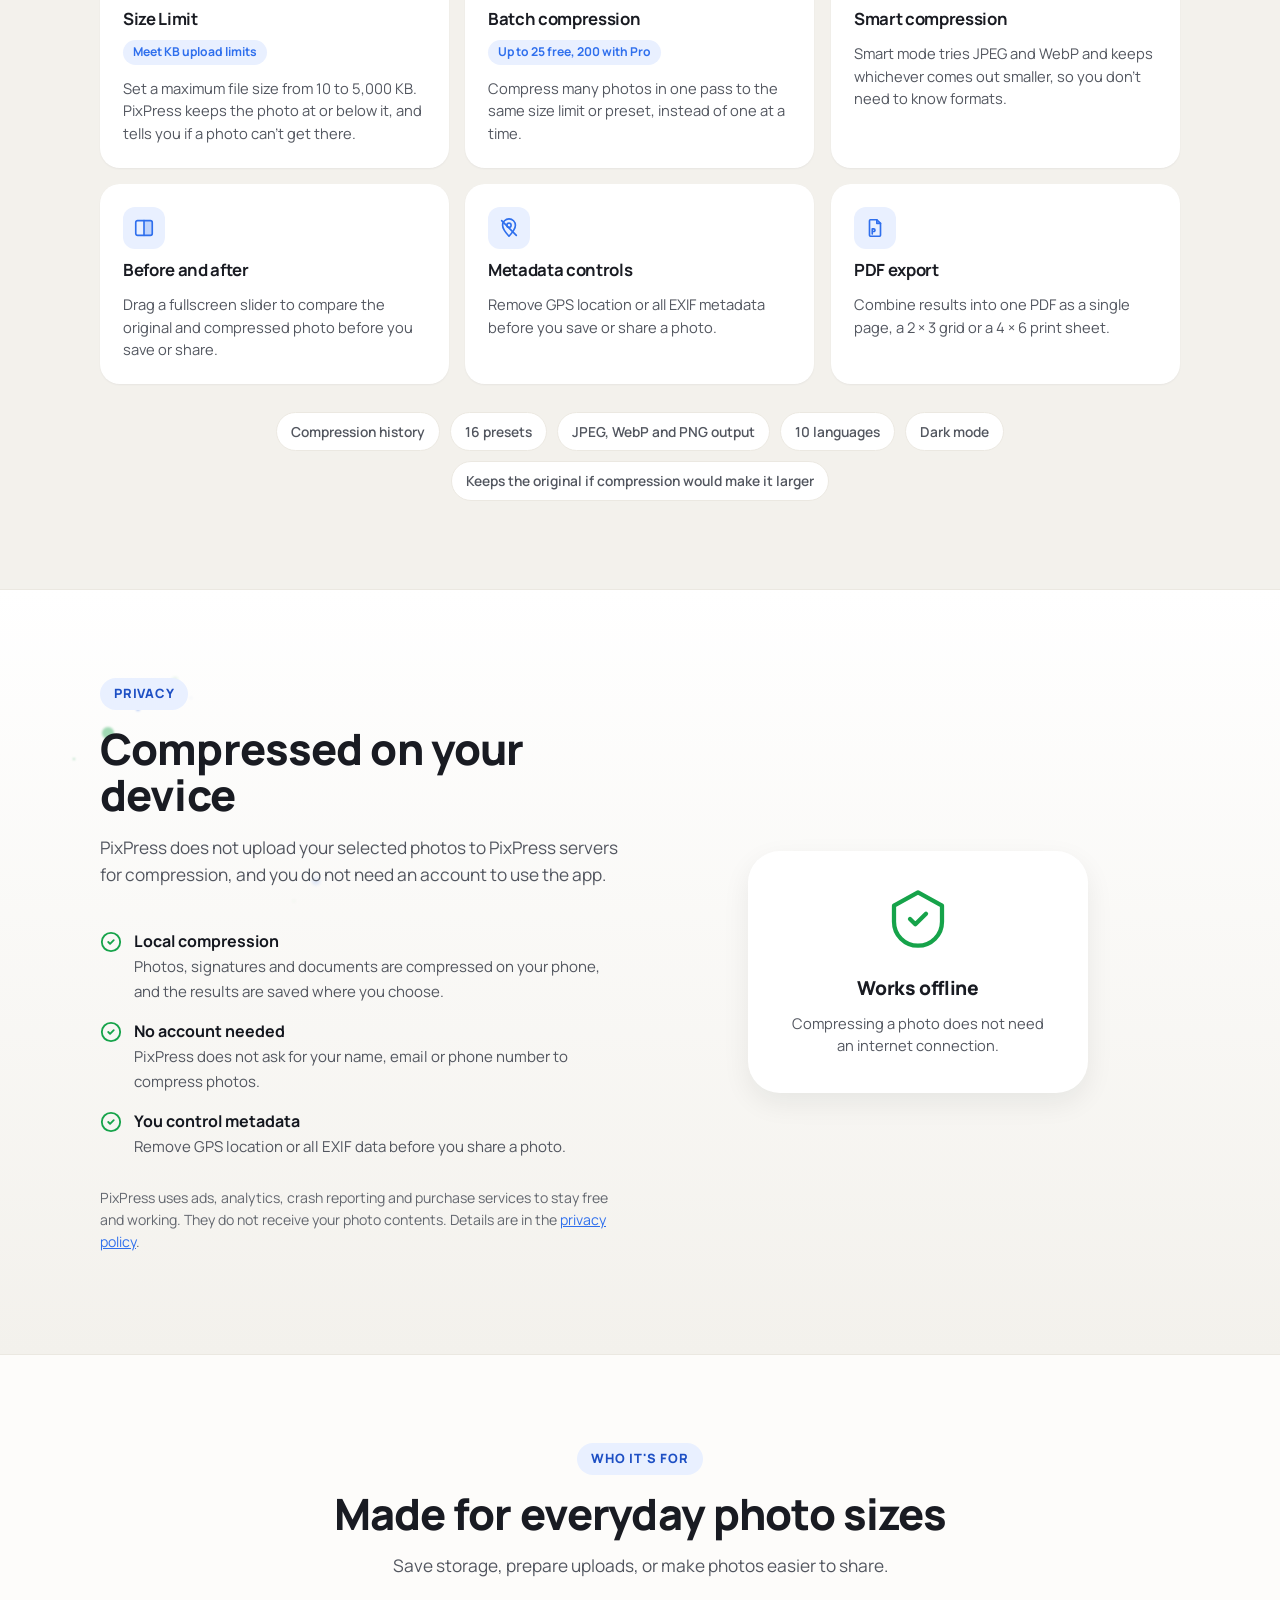
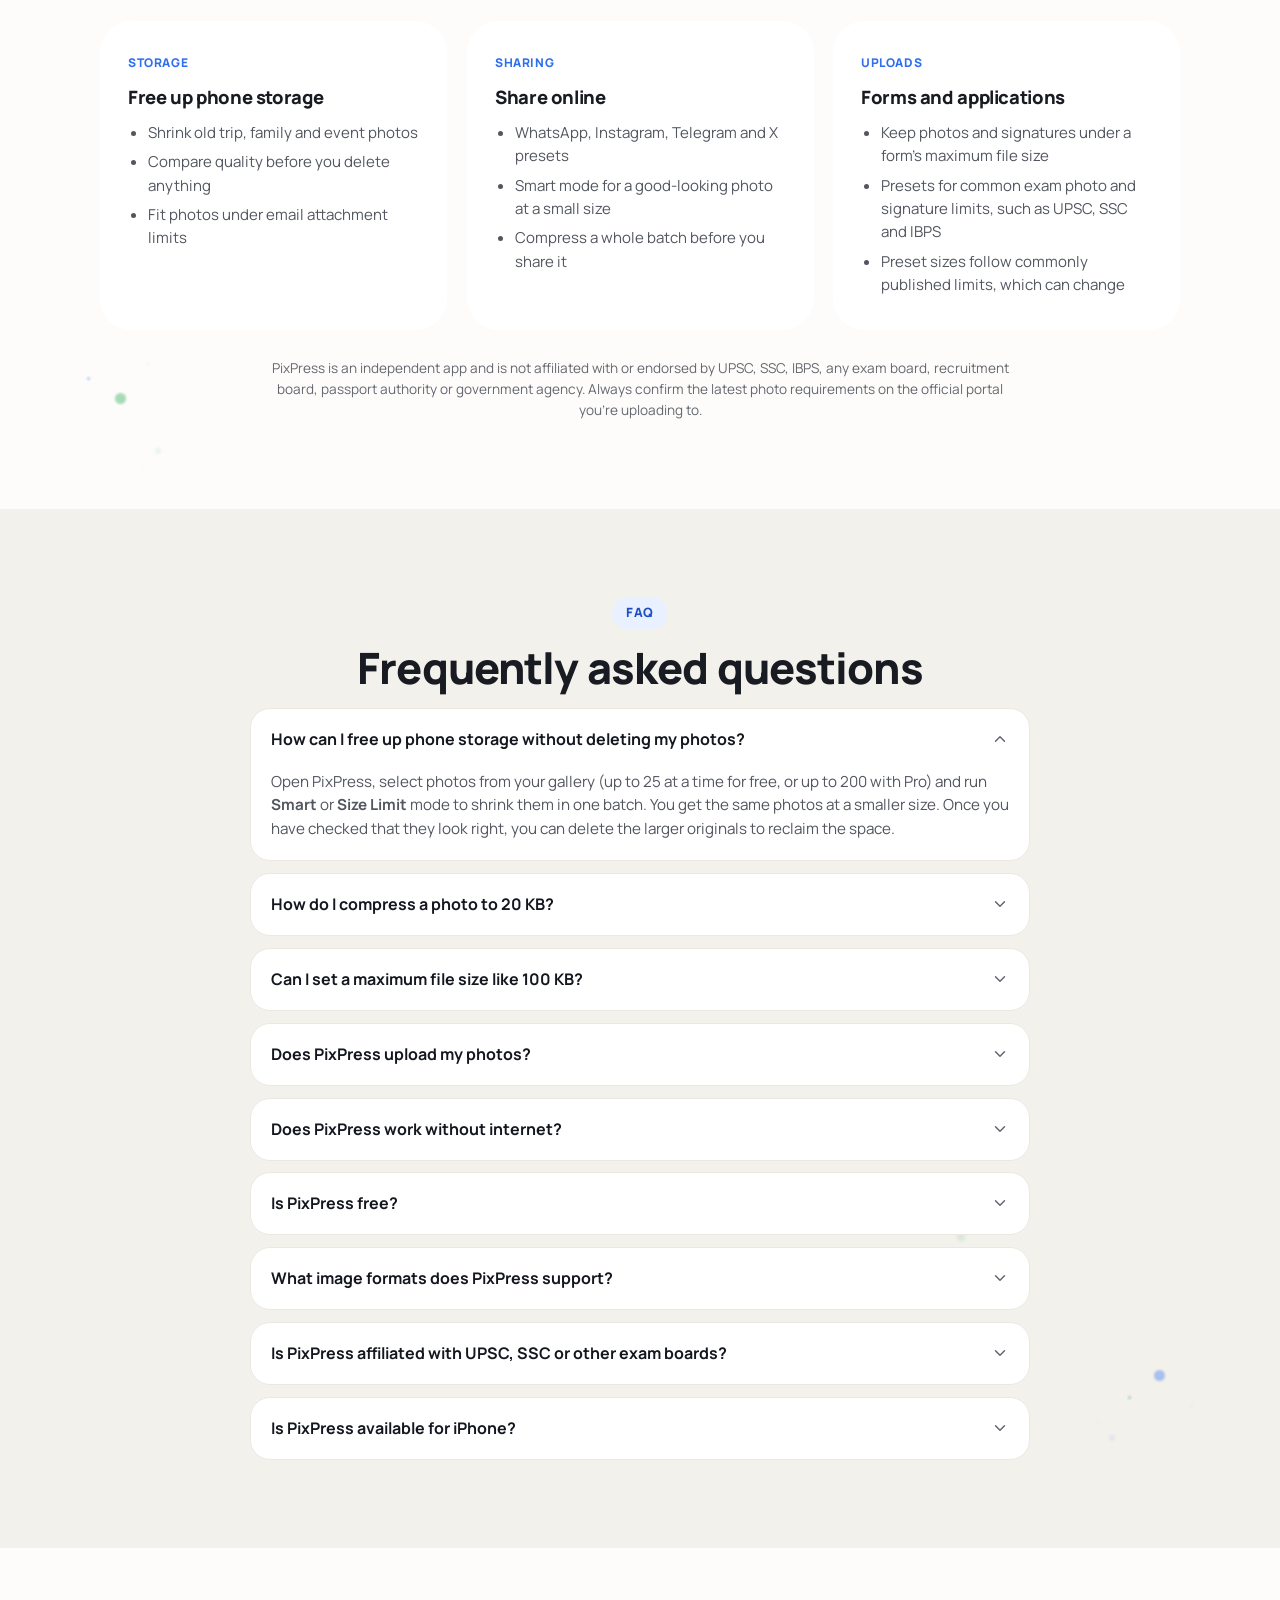
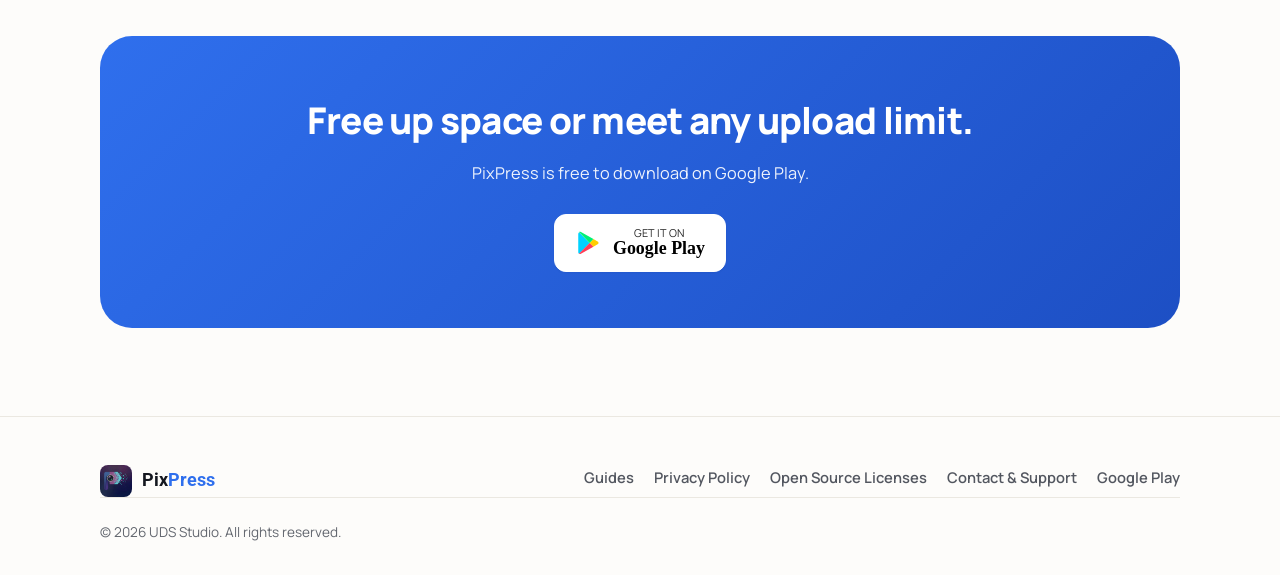
<file: wa/index.html>
<!doctype html>
<html lang="en">
<head>
<meta charset="utf-8">
<meta name="robots" content="noindex">
<title>PixPress</title>
<meta http-equiv="refresh" content="0; url=/?src=whatsapp">
<script>location.replace('/?src=whatsapp');</script>
</head>
<body>
<p>Redirecting to <a href="/?src=whatsapp">PixPress</a>&hellip;</p>
</body>
</html>
</file>
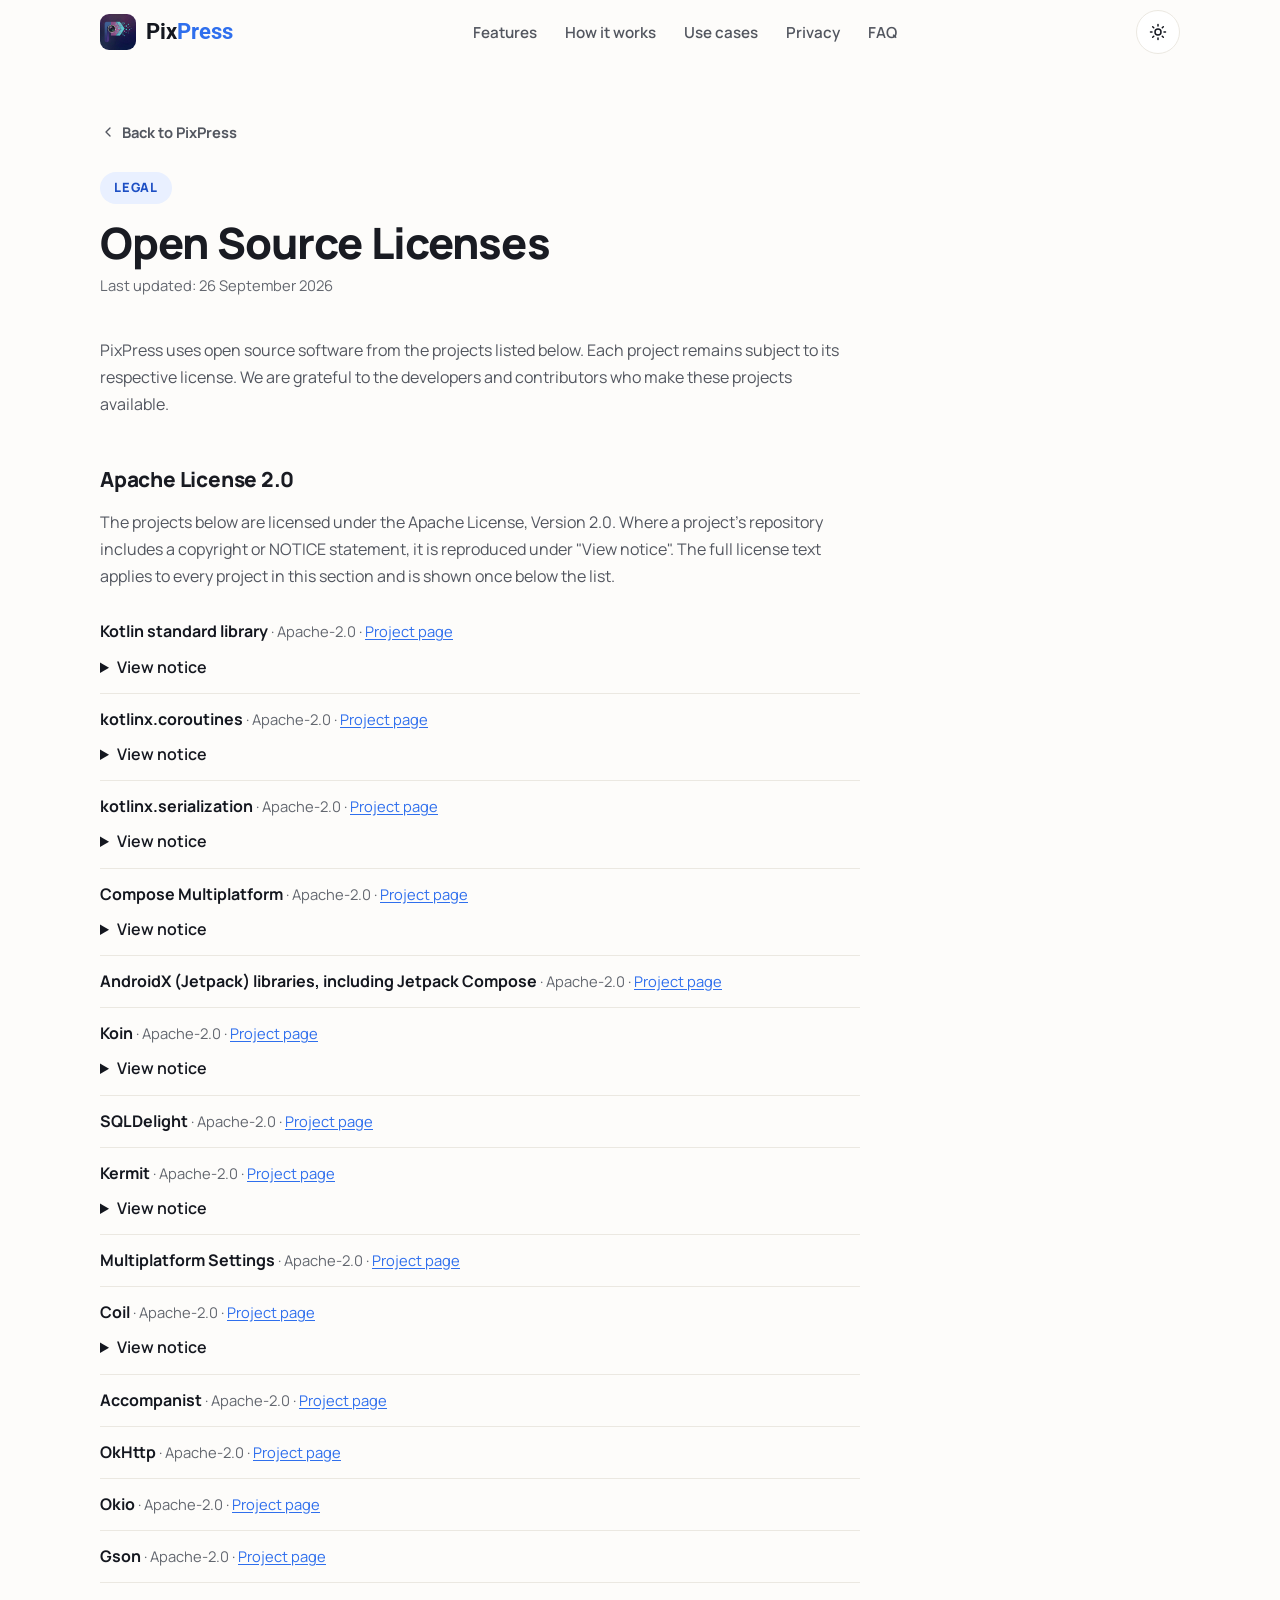
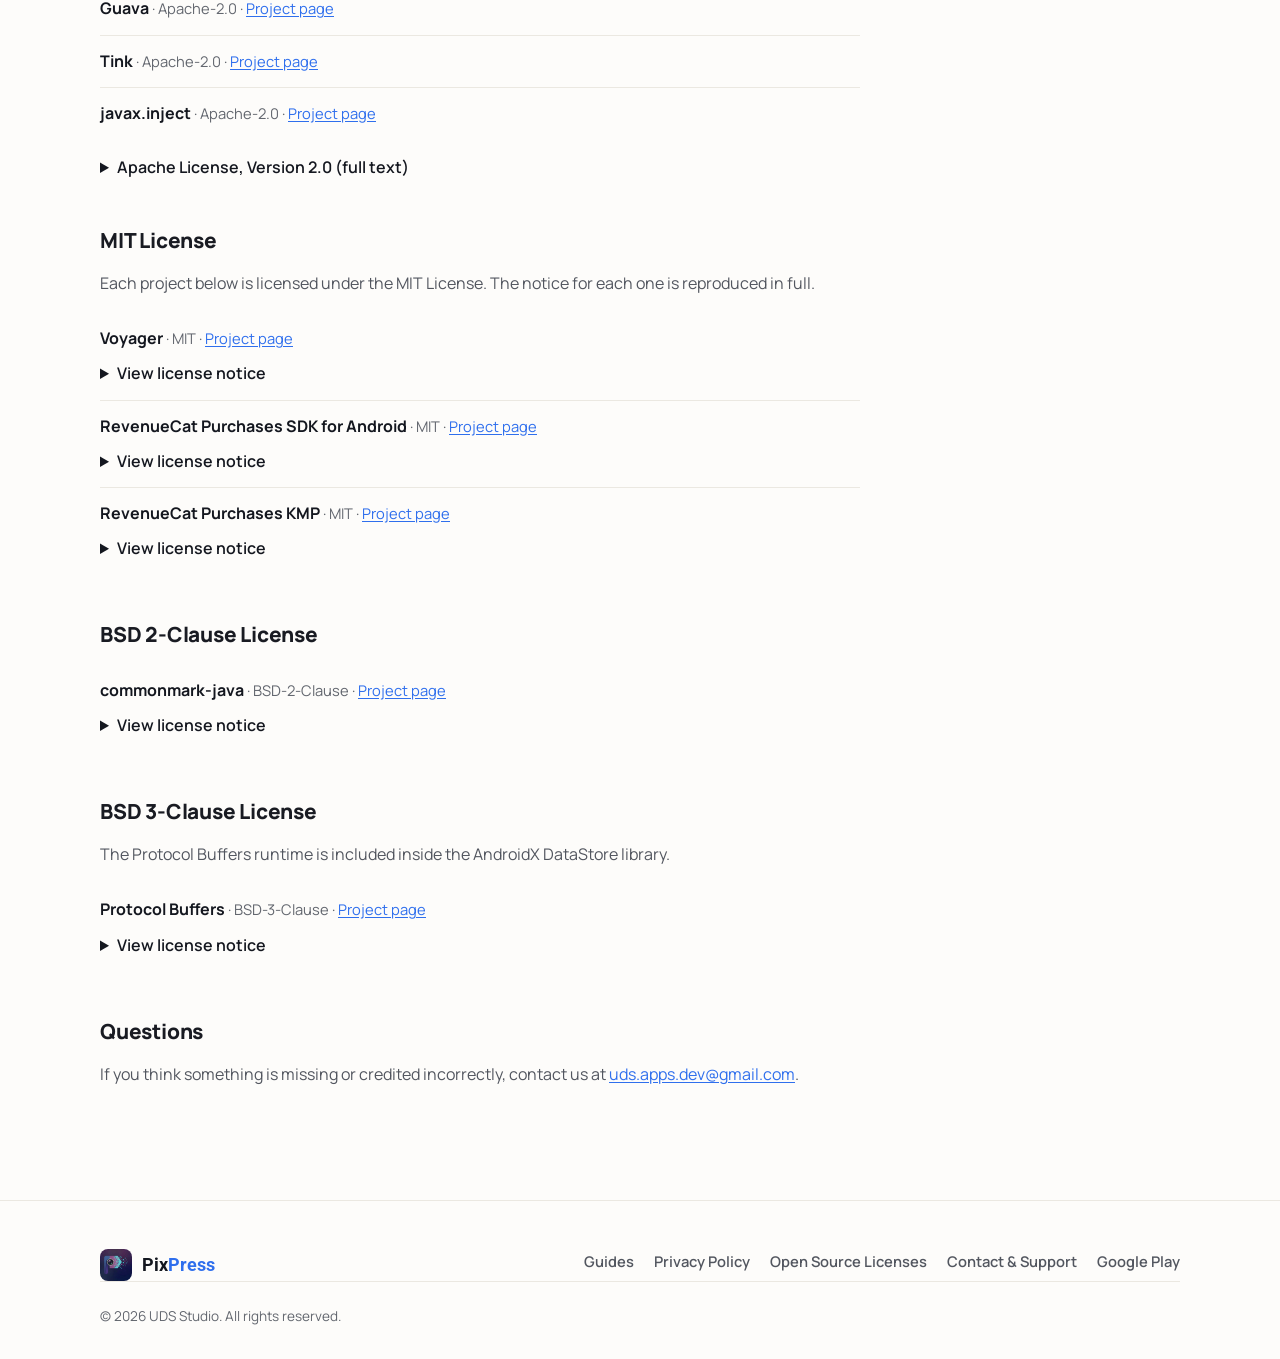
<file: licenses.html>
<!doctype html>
<html lang="en">
<head>
<meta charset="UTF-8">
<meta name="viewport" content="width=device-width, initial-scale=1, viewport-fit=cover">
<title>Open Source Licenses | PixPress</title>
<meta name="description" content="Open source libraries PixPress is built with, and the licenses they are used under.">
<meta name="theme-color" content="#2F6FED">
<link rel="canonical" href="https://getpixpress.com/licenses.html">
<meta name="robots" content="noindex, follow">

<script>
  (function () {
    try {
      var stored = localStorage.getItem("pixpress-theme");
      if (stored === "light" || stored === "dark") {
        document.documentElement.setAttribute("data-theme", stored);
      }
    } catch (e) {}
  })();
</script>

<!-- Font -->
<link rel="preconnect" href="https://fonts.googleapis.com">
<link rel="preconnect" href="https://fonts.gstatic.com" crossorigin>
<link rel="stylesheet" href="https://fonts.googleapis.com/css2?family=Manrope:wght@500;600;700;800&display=swap">
<!-- Roboto Bold, only the letters in "PixPress": the wordmark uses the same font as the app -->
<link rel="stylesheet" href="https://fonts.googleapis.com/css2?family=Roboto:wght@700&text=PixPres&display=swap">

<!-- Favicons -->
<link rel="icon" type="image/png" sizes="32x32" href="assets/img/favicon-32.png">
<link rel="icon" type="image/png" sizes="192x192" href="assets/img/icon-192.png">
<link rel="apple-touch-icon" href="assets/img/icon-512.png">

<!-- Open Graph -->
<meta property="og:type" content="website">
<meta property="og:site_name" content="PixPress">
<meta property="og:title" content="Open Source Licenses | PixPress">
<meta property="og:description" content="Open source libraries PixPress is built with, and the licenses they are used under.">
<meta property="og:image" content="https://getpixpress.com/assets/img/og-image.jpg">
<meta property="og:url" content="https://getpixpress.com/licenses.html">
<meta property="og:locale" content="en_IN">

<link rel="stylesheet" href="assets/css/style.css">

<!-- Cloudflare Web Analytics -->
<script type='module' src='https://static.cloudflareinsights.com/beacon.min.js' data-cf-beacon='{"token": "5c96a8c70bb0414793d5f6ea77fa2eb3"}'></script>
<!-- End Cloudflare Web Analytics -->

<style>
  .legal-shell { padding: 56px 0 96px; }
  .legal-updated { color: var(--color-text-muted); font-size: 0.92rem; margin: -8px 0 40px; }
  .legal-content { max-width: 760px; }
  .legal-content h2 {
    font-size: 1.3rem;
    font-weight: 800;
    letter-spacing: -0.01em;
    color: var(--color-ink);
    margin: 44px 0 14px;
  }
  .legal-content h2:first-child { margin-top: 0; }
  .legal-content p, .legal-content li {
    color: var(--color-text-secondary);
    line-height: 1.7;
    font-size: 1rem;
  }
  .legal-content p { margin: 0 0 16px; }
  .legal-content ul { margin: 0 0 16px; padding-left: 22px; }
  .legal-content li { margin-bottom: 8px; }
  .legal-content strong { color: var(--color-text); }
  .legal-content a { text-decoration: underline; text-underline-offset: 2px; }
  .legal-back {
    display: flex;
    width: fit-content;
    align-items: center;
    gap: 6px;
    font-weight: 700;
    font-size: 0.92rem;
    color: var(--color-text-secondary);
    text-decoration: none;
    margin-bottom: 28px;
  }
  .legal-back:hover { color: var(--color-primary); }
  .legal-back svg { width: 16px; height: 16px; }
  .legal-content .license-list { list-style: none; padding: 0; margin: 0 0 16px; }
  .legal-content .license-list li { padding: 12px 0; margin: 0; border-bottom: 1px solid var(--color-border); }
  .legal-content .license-list li:last-child { border-bottom: 0; }
  .license-meta { color: var(--color-text-muted); font-size: 0.92rem; }
  .legal-content details { margin: 8px 0 0; }
  .legal-content summary { cursor: pointer; font-weight: 600; color: var(--color-text); }
  .legal-content summary:focus-visible { outline: 2px solid var(--color-focus); outline-offset: 2px; }
  .license-text.nowrap { white-space: pre; overflow-x: auto; overflow-wrap: normal; }
  .license-text {
    white-space: pre-wrap;
    overflow-wrap: anywhere;
    font: 0.82rem/1.55 ui-monospace, SFMono-Regular, Menlo, Consolas, monospace;
    color: var(--color-text-secondary);
    background: var(--color-surface-alt);
    border: 1px solid var(--color-border);
    border-radius: 12px;
    padding: 14px 16px;
    margin: 10px 0 0;
  }
</style>
</head>
<body>
<a class="skip-link" href="#main">Skip to content</a>

<header class="site-header">
  <div class="container">
    <a class="brand" href="index.html#top">
      <img src="assets/img/icon-64.png" alt="" width="36" height="36">
      <span class="brand-name">Pix<span class="brand-accent">Press</span></span>
    </a>

    <nav class="main-nav" aria-label="Primary">
      <ul>
        <li><a href="index.html#features">Features</a></li>
        <li><a href="index.html#how-it-works">How it works</a></li>
        <li><a href="index.html#use-cases">Use cases</a></li>
        <li><a href="index.html#privacy">Privacy</a></li>
        <li><a href="index.html#faq">FAQ</a></li>
      </ul>
    </nav>

    <div class="header-actions">
      <button class="theme-toggle" id="themeToggle" type="button" aria-pressed="false" aria-label="Toggle dark mode">
        <svg class="icon-sun" viewBox="0 0 24 24" fill="none" stroke="currentColor" stroke-width="2" stroke-linecap="round"><circle cx="12" cy="12" r="4"/><path d="M12 2v2M12 20v2M4.9 4.9l1.4 1.4M17.7 17.7l1.4 1.4M2 12h2M20 12h2M4.9 19.1l1.4-1.4M17.7 6.3l1.4-1.4"/></svg>
        <svg class="icon-moon" viewBox="0 0 24 24" fill="none" stroke="currentColor" stroke-width="2" stroke-linecap="round" stroke-linejoin="round"><path d="M21 12.8A9 9 0 1 1 11.2 3a7 7 0 0 0 9.8 9.8Z"/></svg>
      </button>
      <button class="nav-toggle" id="navToggle" type="button" aria-expanded="false" aria-controls="mobileNav" aria-label="Open menu">
        <svg class="icon-menu" viewBox="0 0 24 24" fill="none" stroke="currentColor" stroke-width="2" stroke-linecap="round"><path d="M4 7h16M4 12h16M4 17h16"/></svg>
        <svg class="icon-close" viewBox="0 0 24 24" fill="none" stroke="currentColor" stroke-width="2" stroke-linecap="round"><path d="M6 6l12 12M18 6L6 18"/></svg>
      </button>
    </div>
  </div>

  <nav class="mobile-nav" id="mobileNav" aria-label="Mobile">
    <ul>
      <li><a href="index.html#features">Features</a></li>
      <li><a href="index.html#how-it-works">How it works</a></li>
      <li><a href="index.html#use-cases">Use cases</a></li>
      <li><a href="index.html#privacy">Privacy</a></li>
      <li><a href="index.html#faq">FAQ</a></li>
    </ul>
  </nav>
</header>

<main id="main">
  <section class="legal-shell">
    <div class="container">
      <a class="legal-back" href="index.html">
        <svg viewBox="0 0 24 24" fill="none" stroke="currentColor" stroke-width="2" stroke-linecap="round" stroke-linejoin="round"><path d="M15 18l-6-6 6-6"/></svg>
        Back to PixPress
      </a>

      <span class="section-eyebrow">Legal</span>
      <h1 class="section-title">Open Source Licenses</h1>
      <p class="legal-updated">Last updated: 26 September 2026</p>

      <div class="legal-content">
        <p>
          PixPress uses open source software from the projects listed below. Each project remains subject to its
          respective license. We are grateful to the developers and contributors who make these projects available.
        </p>

        <h2>Apache License 2.0</h2>
        <p>
          The projects below are licensed under the Apache License, Version 2.0. Where a project's repository
          includes a copyright or NOTICE statement, it is reproduced under "View notice". The full license text
          applies to every project in this section and is shown once below the list.
        </p>
        <ul class="license-list">
          <li><strong>Kotlin standard library</strong> <span class="license-meta">· Apache-2.0 · <a href="https://github.com/JetBrains/kotlin" target="_blank" rel="noopener">Project page</a></span>
            <details><summary>View notice</summary><pre class="license-text nowrap">=========================================================================
==  NOTICE file corresponding to the section 4 d of                    ==
==  the Apache License, Version 2.0,                                   ==
==  in this case for the Kotlin Compiler distribution.                 ==
=========================================================================

Kotlin Compiler
Copyright 2010-2024 JetBrains s.r.o and respective authors and developers</pre></details></li>
          <li><strong>kotlinx.coroutines</strong> <span class="license-meta">· Apache-2.0 · <a href="https://github.com/Kotlin/kotlinx.coroutines" target="_blank" rel="noopener">Project page</a></span>
            <details><summary>View notice</summary><pre class="license-text nowrap">Copyright 2000-2020 JetBrains s.r.o. and Kotlin Programming Language contributors.

=========================================================================
==  NOTICE file corresponding to the section 4 d of                    ==
==  the Apache License, Version 2.0,                                   ==
==  in this case for the kotlinx.coroutines library.                   ==
=========================================================================

kotlinx.coroutines library.
Copyright 2016-2025 JetBrains s.r.o and contributors</pre></details></li>
          <li><strong>kotlinx.serialization</strong> <span class="license-meta">· Apache-2.0 · <a href="https://github.com/Kotlin/kotlinx.serialization" target="_blank" rel="noopener">Project page</a></span>
            <details><summary>View notice</summary><pre class="license-text nowrap">Copyright 2017-2019 JetBrains s.r.o.

=========================================================================
==  NOTICE file corresponding to the section 4 d of                    ==
==  the Apache License, Version 2.0,                                   ==
==  in this case for the kotlix.serialization library.                 ==
=========================================================================

kotlinx.serialization library.
Copyright 2017-2019 JetBrains s.r.o and respective authors and developers</pre></details></li>
          <li><strong>Compose Multiplatform</strong> <span class="license-meta">· Apache-2.0 · <a href="https://github.com/JetBrains/compose-multiplatform" target="_blank" rel="noopener">Project page</a></span>
            <details><summary>View notice</summary><pre class="license-text">Copyright 2020-2021 JetBrains s.r.o. and and respective authors and developers.</pre></details></li>
          <li><strong>AndroidX (Jetpack) libraries, including Jetpack Compose</strong> <span class="license-meta">· Apache-2.0 · <a href="https://github.com/androidx/androidx" target="_blank" rel="noopener">Project page</a></span></li>
          <li><strong>Koin</strong> <span class="license-meta">· Apache-2.0 · <a href="https://github.com/InsertKoinIO/koin" target="_blank" rel="noopener">Project page</a></span>
            <details><summary>View notice</summary><pre class="license-text">Copyright 2017-present Arnaud GIULIANI</pre></details></li>
          <li><strong>SQLDelight</strong> <span class="license-meta">· Apache-2.0 · <a href="https://github.com/sqldelight/sqldelight" target="_blank" rel="noopener">Project page</a></span></li>
          <li><strong>Kermit</strong> <span class="license-meta">· Apache-2.0 · <a href="https://github.com/touchlab/Kermit" target="_blank" rel="noopener">Project page</a></span>
            <details><summary>View notice</summary><pre class="license-text">Copyright 2021 Touchlab</pre></details></li>
          <li><strong>Multiplatform Settings</strong> <span class="license-meta">· Apache-2.0 · <a href="https://github.com/russhwolf/multiplatform-settings" target="_blank" rel="noopener">Project page</a></span></li>
          <li><strong>Coil</strong> <span class="license-meta">· Apache-2.0 · <a href="https://github.com/coil-kt/coil" target="_blank" rel="noopener">Project page</a></span>
            <details><summary>View notice</summary><pre class="license-text">Copyright 2026 Coil Contributors</pre></details></li>
          <li><strong>Accompanist</strong> <span class="license-meta">· Apache-2.0 · <a href="https://github.com/google/accompanist" target="_blank" rel="noopener">Project page</a></span></li>
          <li><strong>OkHttp</strong> <span class="license-meta">· Apache-2.0 · <a href="https://github.com/square/okhttp" target="_blank" rel="noopener">Project page</a></span></li>
          <li><strong>Okio</strong> <span class="license-meta">· Apache-2.0 · <a href="https://github.com/square/okio" target="_blank" rel="noopener">Project page</a></span></li>
          <li><strong>Gson</strong> <span class="license-meta">· Apache-2.0 · <a href="https://github.com/google/gson" target="_blank" rel="noopener">Project page</a></span></li>
          <li><strong>Guava</strong> <span class="license-meta">· Apache-2.0 · <a href="https://github.com/google/guava" target="_blank" rel="noopener">Project page</a></span></li>
          <li><strong>Tink</strong> <span class="license-meta">· Apache-2.0 · <a href="https://github.com/tink-crypto/tink-java" target="_blank" rel="noopener">Project page</a></span></li>
          <li><strong>javax.inject</strong> <span class="license-meta">· Apache-2.0 · <a href="https://github.com/javax-inject/javax-inject" target="_blank" rel="noopener">Project page</a></span></li>
        </ul>
        <details>
          <summary>Apache License, Version 2.0 (full text)</summary>
          <pre class="license-text">                                 Apache License
                           Version 2.0, January 2004
                        http://www.apache.org/licenses/

   TERMS AND CONDITIONS FOR USE, REPRODUCTION, AND DISTRIBUTION

   1. Definitions.

      &quot;License&quot; shall mean the terms and conditions for use, reproduction,
      and distribution as defined by Sections 1 through 9 of this document.

      &quot;Licensor&quot; shall mean the copyright owner or entity authorized by
      the copyright owner that is granting the License.

      &quot;Legal Entity&quot; shall mean the union of the acting entity and all
      other entities that control, are controlled by, or are under common
      control with that entity. For the purposes of this definition,
      &quot;control&quot; means (i) the power, direct or indirect, to cause the
      direction or management of such entity, whether by contract or
      otherwise, or (ii) ownership of fifty percent (50%) or more of the
      outstanding shares, or (iii) beneficial ownership of such entity.

      &quot;You&quot; (or &quot;Your&quot;) shall mean an individual or Legal Entity
      exercising permissions granted by this License.

      &quot;Source&quot; form shall mean the preferred form for making modifications,
      including but not limited to software source code, documentation
      source, and configuration files.

      &quot;Object&quot; form shall mean any form resulting from mechanical
      transformation or translation of a Source form, including but
      not limited to compiled object code, generated documentation,
      and conversions to other media types.

      &quot;Work&quot; shall mean the work of authorship, whether in Source or
      Object form, made available under the License, as indicated by a
      copyright notice that is included in or attached to the work
      (an example is provided in the Appendix below).

      &quot;Derivative Works&quot; shall mean any work, whether in Source or Object
      form, that is based on (or derived from) the Work and for which the
      editorial revisions, annotations, elaborations, or other modifications
      represent, as a whole, an original work of authorship. For the purposes
      of this License, Derivative Works shall not include works that remain
      separable from, or merely link (or bind by name) to the interfaces of,
      the Work and Derivative Works thereof.

      &quot;Contribution&quot; shall mean any work of authorship, including
      the original version of the Work and any modifications or additions
      to that Work or Derivative Works thereof, that is intentionally
      submitted to Licensor for inclusion in the Work by the copyright owner
      or by an individual or Legal Entity authorized to submit on behalf of
      the copyright owner. For the purposes of this definition, &quot;submitted&quot;
      means any form of electronic, verbal, or written communication sent
      to the Licensor or its representatives, including but not limited to
      communication on electronic mailing lists, source code control systems,
      and issue tracking systems that are managed by, or on behalf of, the
      Licensor for the purpose of discussing and improving the Work, but
      excluding communication that is conspicuously marked or otherwise
      designated in writing by the copyright owner as &quot;Not a Contribution.&quot;

      &quot;Contributor&quot; shall mean Licensor and any individual or Legal Entity
      on behalf of whom a Contribution has been received by Licensor and
      subsequently incorporated within the Work.

   2. Grant of Copyright License. Subject to the terms and conditions of
      this License, each Contributor hereby grants to You a perpetual,
      worldwide, non-exclusive, no-charge, royalty-free, irrevocable
      copyright license to reproduce, prepare Derivative Works of,
      publicly display, publicly perform, sublicense, and distribute the
      Work and such Derivative Works in Source or Object form.

   3. Grant of Patent License. Subject to the terms and conditions of
      this License, each Contributor hereby grants to You a perpetual,
      worldwide, non-exclusive, no-charge, royalty-free, irrevocable
      (except as stated in this section) patent license to make, have made,
      use, offer to sell, sell, import, and otherwise transfer the Work,
      where such license applies only to those patent claims licensable
      by such Contributor that are necessarily infringed by their
      Contribution(s) alone or by combination of their Contribution(s)
      with the Work to which such Contribution(s) was submitted. If You
      institute patent litigation against any entity (including a
      cross-claim or counterclaim in a lawsuit) alleging that the Work
      or a Contribution incorporated within the Work constitutes direct
      or contributory patent infringement, then any patent licenses
      granted to You under this License for that Work shall terminate
      as of the date such litigation is filed.

   4. Redistribution. You may reproduce and distribute copies of the
      Work or Derivative Works thereof in any medium, with or without
      modifications, and in Source or Object form, provided that You
      meet the following conditions:

      (a) You must give any other recipients of the Work or
          Derivative Works a copy of this License; and

      (b) You must cause any modified files to carry prominent notices
          stating that You changed the files; and

      (c) You must retain, in the Source form of any Derivative Works
          that You distribute, all copyright, patent, trademark, and
          attribution notices from the Source form of the Work,
          excluding those notices that do not pertain to any part of
          the Derivative Works; and

      (d) If the Work includes a &quot;NOTICE&quot; text file as part of its
          distribution, then any Derivative Works that You distribute must
          include a readable copy of the attribution notices contained
          within such NOTICE file, excluding those notices that do not
          pertain to any part of the Derivative Works, in at least one
          of the following places: within a NOTICE text file distributed
          as part of the Derivative Works; within the Source form or
          documentation, if provided along with the Derivative Works; or,
          within a display generated by the Derivative Works, if and
          wherever such third-party notices normally appear. The contents
          of the NOTICE file are for informational purposes only and
          do not modify the License. You may add Your own attribution
          notices within Derivative Works that You distribute, alongside
          or as an addendum to the NOTICE text from the Work, provided
          that such additional attribution notices cannot be construed
          as modifying the License.

      You may add Your own copyright statement to Your modifications and
      may provide additional or different license terms and conditions
      for use, reproduction, or distribution of Your modifications, or
      for any such Derivative Works as a whole, provided Your use,
      reproduction, and distribution of the Work otherwise complies with
      the conditions stated in this License.

   5. Submission of Contributions. Unless You explicitly state otherwise,
      any Contribution intentionally submitted for inclusion in the Work
      by You to the Licensor shall be under the terms and conditions of
      this License, without any additional terms or conditions.
      Notwithstanding the above, nothing herein shall supersede or modify
      the terms of any separate license agreement you may have executed
      with Licensor regarding such Contributions.

   6. Trademarks. This License does not grant permission to use the trade
      names, trademarks, service marks, or product names of the Licensor,
      except as required for reasonable and customary use in describing the
      origin of the Work and reproducing the content of the NOTICE file.

   7. Disclaimer of Warranty. Unless required by applicable law or
      agreed to in writing, Licensor provides the Work (and each
      Contributor provides its Contributions) on an &quot;AS IS&quot; BASIS,
      WITHOUT WARRANTIES OR CONDITIONS OF ANY KIND, either express or
      implied, including, without limitation, any warranties or conditions
      of TITLE, NON-INFRINGEMENT, MERCHANTABILITY, or FITNESS FOR A
      PARTICULAR PURPOSE. You are solely responsible for determining the
      appropriateness of using or redistributing the Work and assume any
      risks associated with Your exercise of permissions under this License.

   8. Limitation of Liability. In no event and under no legal theory,
      whether in tort (including negligence), contract, or otherwise,
      unless required by applicable law (such as deliberate and grossly
      negligent acts) or agreed to in writing, shall any Contributor be
      liable to You for damages, including any direct, indirect, special,
      incidental, or consequential damages of any character arising as a
      result of this License or out of the use or inability to use the
      Work (including but not limited to damages for loss of goodwill,
      work stoppage, computer failure or malfunction, or any and all
      other commercial damages or losses), even if such Contributor
      has been advised of the possibility of such damages.

   9. Accepting Warranty or Additional Liability. While redistributing
      the Work or Derivative Works thereof, You may choose to offer,
      and charge a fee for, acceptance of support, warranty, indemnity,
      or other liability obligations and/or rights consistent with this
      License. However, in accepting such obligations, You may act only
      on Your own behalf and on Your sole responsibility, not on behalf
      of any other Contributor, and only if You agree to indemnify,
      defend, and hold each Contributor harmless for any liability
      incurred by, or claims asserted against, such Contributor by reason
      of your accepting any such warranty or additional liability.

   END OF TERMS AND CONDITIONS

   APPENDIX: How to apply the Apache License to your work.

      To apply the Apache License to your work, attach the following
      boilerplate notice, with the fields enclosed by brackets &quot;[]&quot;
      replaced with your own identifying information. (Don&#x27;t include
      the brackets!)  The text should be enclosed in the appropriate
      comment syntax for the file format. We also recommend that a
      file or class name and description of purpose be included on the
      same &quot;printed page&quot; as the copyright notice for easier
      identification within third-party archives.

   Copyright [yyyy] [name of copyright owner]

   Licensed under the Apache License, Version 2.0 (the &quot;License&quot;);
   you may not use this file except in compliance with the License.
   You may obtain a copy of the License at

       http://www.apache.org/licenses/LICENSE-2.0

   Unless required by applicable law or agreed to in writing, software
   distributed under the License is distributed on an &quot;AS IS&quot; BASIS,
   WITHOUT WARRANTIES OR CONDITIONS OF ANY KIND, either express or implied.
   See the License for the specific language governing permissions and
   limitations under the License.</pre>
        </details>

        <h2>MIT License</h2>
        <p>Each project below is licensed under the MIT License. The notice for each one is reproduced in full.</p>
        <ul class="license-list">
          <li><strong>Voyager</strong> <span class="license-meta">· MIT · <a href="https://github.com/adrielcafe/voyager" target="_blank" rel="noopener">Project page</a></span>
            <details><summary>View license notice</summary><pre class="license-text">The MIT License (MIT)

Copyright (c) 2021 Adriel Café

Permission is hereby granted, free of charge, to any person obtaining a copy
of this software and associated documentation files (the &quot;Software&quot;), to deal
in the Software without restriction, including without limitation the rights
to use, copy, modify, merge, publish, distribute, sublicense, and/or sell
copies of the Software, and to permit persons to whom the Software is
furnished to do so, subject to the following conditions:

The above copyright notice and this permission notice shall be included in all
copies or substantial portions of the Software.

THE SOFTWARE IS PROVIDED &quot;AS IS&quot;, WITHOUT WARRANTY OF ANY KIND, EXPRESS OR
IMPLIED, INCLUDING BUT NOT LIMITED TO THE WARRANTIES OF MERCHANTABILITY,
FITNESS FOR A PARTICULAR PURPOSE AND NONINFRINGEMENT. IN NO EVENT SHALL THE
AUTHORS OR COPYRIGHT HOLDERS BE LIABLE FOR ANY CLAIM, DAMAGES OR OTHER
LIABILITY, WHETHER IN AN ACTION OF CONTRACT, TORT OR OTHERWISE, ARISING FROM,
OUT OF OR IN CONNECTION WITH THE SOFTWARE OR THE USE OR OTHER DEALINGS IN THE
SOFTWARE.</pre></details></li>
          <li><strong>RevenueCat Purchases SDK for Android</strong> <span class="license-meta">· MIT · <a href="https://github.com/RevenueCat/purchases-android" target="_blank" rel="noopener">Project page</a></span>
            <details><summary>View license notice</summary><pre class="license-text">MIT License

Copyright (c) 2018 RevenueCat, Inc.

Permission is hereby granted, free of charge, to any person obtaining a copy
of this software and associated documentation files (the &quot;Software&quot;), to deal
in the Software without restriction, including without limitation the rights
to use, copy, modify, merge, publish, distribute, sublicense, and/or sell
copies of the Software, and to permit persons to whom the Software is
furnished to do so, subject to the following conditions:

The above copyright notice and this permission notice shall be included in all
copies or substantial portions of the Software.

THE SOFTWARE IS PROVIDED &quot;AS IS&quot;, WITHOUT WARRANTY OF ANY KIND, EXPRESS OR
IMPLIED, INCLUDING BUT NOT LIMITED TO THE WARRANTIES OF MERCHANTABILITY,
FITNESS FOR A PARTICULAR PURPOSE AND NONINFRINGEMENT. IN NO EVENT SHALL THE
AUTHORS OR COPYRIGHT HOLDERS BE LIABLE FOR ANY CLAIM, DAMAGES OR OTHER
LIABILITY, WHETHER IN AN ACTION OF CONTRACT, TORT OR OTHERWISE, ARISING FROM,
OUT OF OR IN CONNECTION WITH THE SOFTWARE OR THE USE OR OTHER DEALINGS IN THE
SOFTWARE.</pre></details></li>
          <li><strong>RevenueCat Purchases KMP</strong> <span class="license-meta">· MIT · <a href="https://github.com/RevenueCat/purchases-kmp" target="_blank" rel="noopener">Project page</a></span>
            <details><summary>View license notice</summary><pre class="license-text">MIT License

Copyright (c) 2024 JayShortway

Permission is hereby granted, free of charge, to any person obtaining a copy
of this software and associated documentation files (the &quot;Software&quot;), to deal
in the Software without restriction, including without limitation the rights
to use, copy, modify, merge, publish, distribute, sublicense, and/or sell
copies of the Software, and to permit persons to whom the Software is
furnished to do so, subject to the following conditions:

The above copyright notice and this permission notice shall be included in all
copies or substantial portions of the Software.

THE SOFTWARE IS PROVIDED &quot;AS IS&quot;, WITHOUT WARRANTY OF ANY KIND, EXPRESS OR
IMPLIED, INCLUDING BUT NOT LIMITED TO THE WARRANTIES OF MERCHANTABILITY,
FITNESS FOR A PARTICULAR PURPOSE AND NONINFRINGEMENT. IN NO EVENT SHALL THE
AUTHORS OR COPYRIGHT HOLDERS BE LIABLE FOR ANY CLAIM, DAMAGES OR OTHER
LIABILITY, WHETHER IN AN ACTION OF CONTRACT, TORT OR OTHERWISE, ARISING FROM,
OUT OF OR IN CONNECTION WITH THE SOFTWARE OR THE USE OR OTHER DEALINGS IN THE
SOFTWARE.</pre></details></li>
        </ul>

        <h2>BSD 2-Clause License</h2>
        <ul class="license-list">
          <li><strong>commonmark-java</strong> <span class="license-meta">· BSD-2-Clause · <a href="https://github.com/commonmark/commonmark-java" target="_blank" rel="noopener">Project page</a></span>
            <details><summary>View license notice</summary><pre class="license-text">Copyright (c) 2015, Robin Stocker
All rights reserved.

Redistribution and use in source and binary forms, with or without
modification, are permitted provided that the following conditions are met:

* Redistributions of source code must retain the above copyright notice, this
  list of conditions and the following disclaimer.

* Redistributions in binary form must reproduce the above copyright notice,
  this list of conditions and the following disclaimer in the documentation
  and/or other materials provided with the distribution.

THIS SOFTWARE IS PROVIDED BY THE COPYRIGHT HOLDERS AND CONTRIBUTORS &quot;AS IS&quot;
AND ANY EXPRESS OR IMPLIED WARRANTIES, INCLUDING, BUT NOT LIMITED TO, THE
IMPLIED WARRANTIES OF MERCHANTABILITY AND FITNESS FOR A PARTICULAR PURPOSE ARE
DISCLAIMED. IN NO EVENT SHALL THE COPYRIGHT HOLDER OR CONTRIBUTORS BE LIABLE
FOR ANY DIRECT, INDIRECT, INCIDENTAL, SPECIAL, EXEMPLARY, OR CONSEQUENTIAL
DAMAGES (INCLUDING, BUT NOT LIMITED TO, PROCUREMENT OF SUBSTITUTE GOODS OR
SERVICES; LOSS OF USE, DATA, OR PROFITS; OR BUSINESS INTERRUPTION) HOWEVER
CAUSED AND ON ANY THEORY OF LIABILITY, WHETHER IN CONTRACT, STRICT LIABILITY,
OR TORT (INCLUDING NEGLIGENCE OR OTHERWISE) ARISING IN ANY WAY OUT OF THE USE
OF THIS SOFTWARE, EVEN IF ADVISED OF THE POSSIBILITY OF SUCH DAMAGE.</pre></details></li>
        </ul>

        <h2>BSD 3-Clause License</h2>
        <p>The Protocol Buffers runtime is included inside the AndroidX DataStore library.</p>
        <ul class="license-list">
          <li><strong>Protocol Buffers</strong> <span class="license-meta">· BSD-3-Clause · <a href="https://github.com/protocolbuffers/protobuf" target="_blank" rel="noopener">Project page</a></span>
            <details><summary>View license notice</summary><pre class="license-text">Copyright 2008 Google Inc.  All rights reserved.

Redistribution and use in source and binary forms, with or without
modification, are permitted provided that the following conditions are
met:

    * Redistributions of source code must retain the above copyright
notice, this list of conditions and the following disclaimer.
    * Redistributions in binary form must reproduce the above
copyright notice, this list of conditions and the following disclaimer
in the documentation and/or other materials provided with the
distribution.
    * Neither the name of Google Inc. nor the names of its
contributors may be used to endorse or promote products derived from
this software without specific prior written permission.

THIS SOFTWARE IS PROVIDED BY THE COPYRIGHT HOLDERS AND CONTRIBUTORS
&quot;AS IS&quot; AND ANY EXPRESS OR IMPLIED WARRANTIES, INCLUDING, BUT NOT
LIMITED TO, THE IMPLIED WARRANTIES OF MERCHANTABILITY AND FITNESS FOR
A PARTICULAR PURPOSE ARE DISCLAIMED. IN NO EVENT SHALL THE COPYRIGHT
OWNER OR CONTRIBUTORS BE LIABLE FOR ANY DIRECT, INDIRECT, INCIDENTAL,
SPECIAL, EXEMPLARY, OR CONSEQUENTIAL DAMAGES (INCLUDING, BUT NOT
LIMITED TO, PROCUREMENT OF SUBSTITUTE GOODS OR SERVICES; LOSS OF USE,
DATA, OR PROFITS; OR BUSINESS INTERRUPTION) HOWEVER CAUSED AND ON ANY
THEORY OF LIABILITY, WHETHER IN CONTRACT, STRICT LIABILITY, OR TORT
(INCLUDING NEGLIGENCE OR OTHERWISE) ARISING IN ANY WAY OUT OF THE USE
OF THIS SOFTWARE, EVEN IF ADVISED OF THE POSSIBILITY OF SUCH DAMAGE.

Code generated by the Protocol Buffer compiler is owned by the owner
of the input file used when generating it.  This code is not
standalone and requires a support library to be linked with it.  This
support library is itself covered by the above license.</pre></details></li>
        </ul>

        <h2>Questions</h2>
        <p>
          If you think something is missing or credited incorrectly, contact us at
          <a href="mailto:uds.apps.dev@gmail.com">uds.apps.dev@gmail.com</a>.
        </p>
      </div>
    </div>
  </section>
</main>

<footer class="site-footer">
  <div class="container">
    <div class="footer-grid">
      <div class="footer-brand">
        <img src="assets/img/icon-64.png" alt="" width="32" height="32">
        <span class="brand-name">Pix<span class="brand-accent">Press</span></span>
      </div>
      <ul class="footer-links">
        <li><a href="/guides/">Guides</a></li>
        <li><a href="privacy-policy.html">Privacy Policy</a></li>
        <li><a href="licenses.html">Open Source Licenses</a></li>
        <li><a href="mailto:uds.apps.dev@gmail.com">Contact &amp; Support</a></li>
        <li><a data-play-link href="https://play.google.com/store/apps/details?id=com.uds.pixpress" target="_blank" rel="noopener">Google Play</a></li>
      </ul>
    </div>
    <div class="footer-bottom">
      <span>&copy; <span id="currentYear">2026</span> UDS Studio. All rights reserved.</span>
    </div>
  </div>
</footer>

<script src="assets/js/main.js" defer></script>
</body>
</html>
</file>
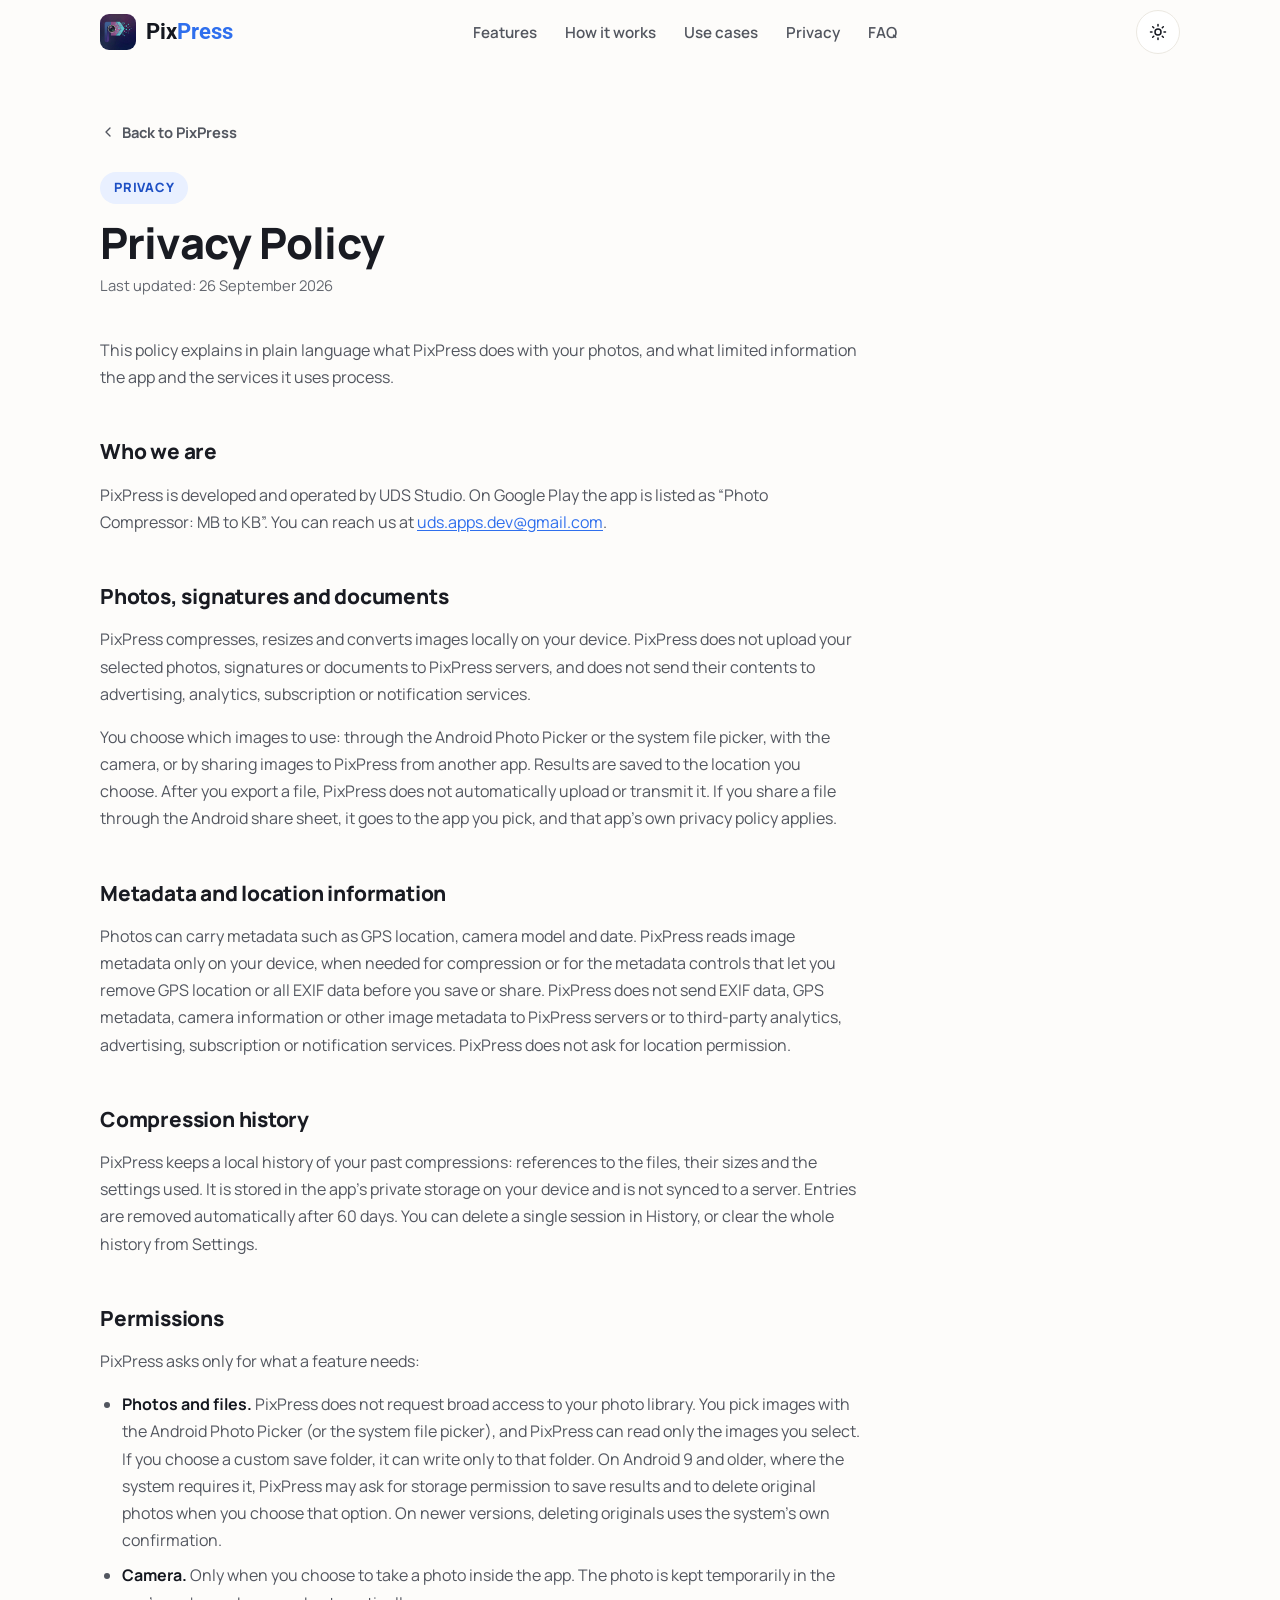
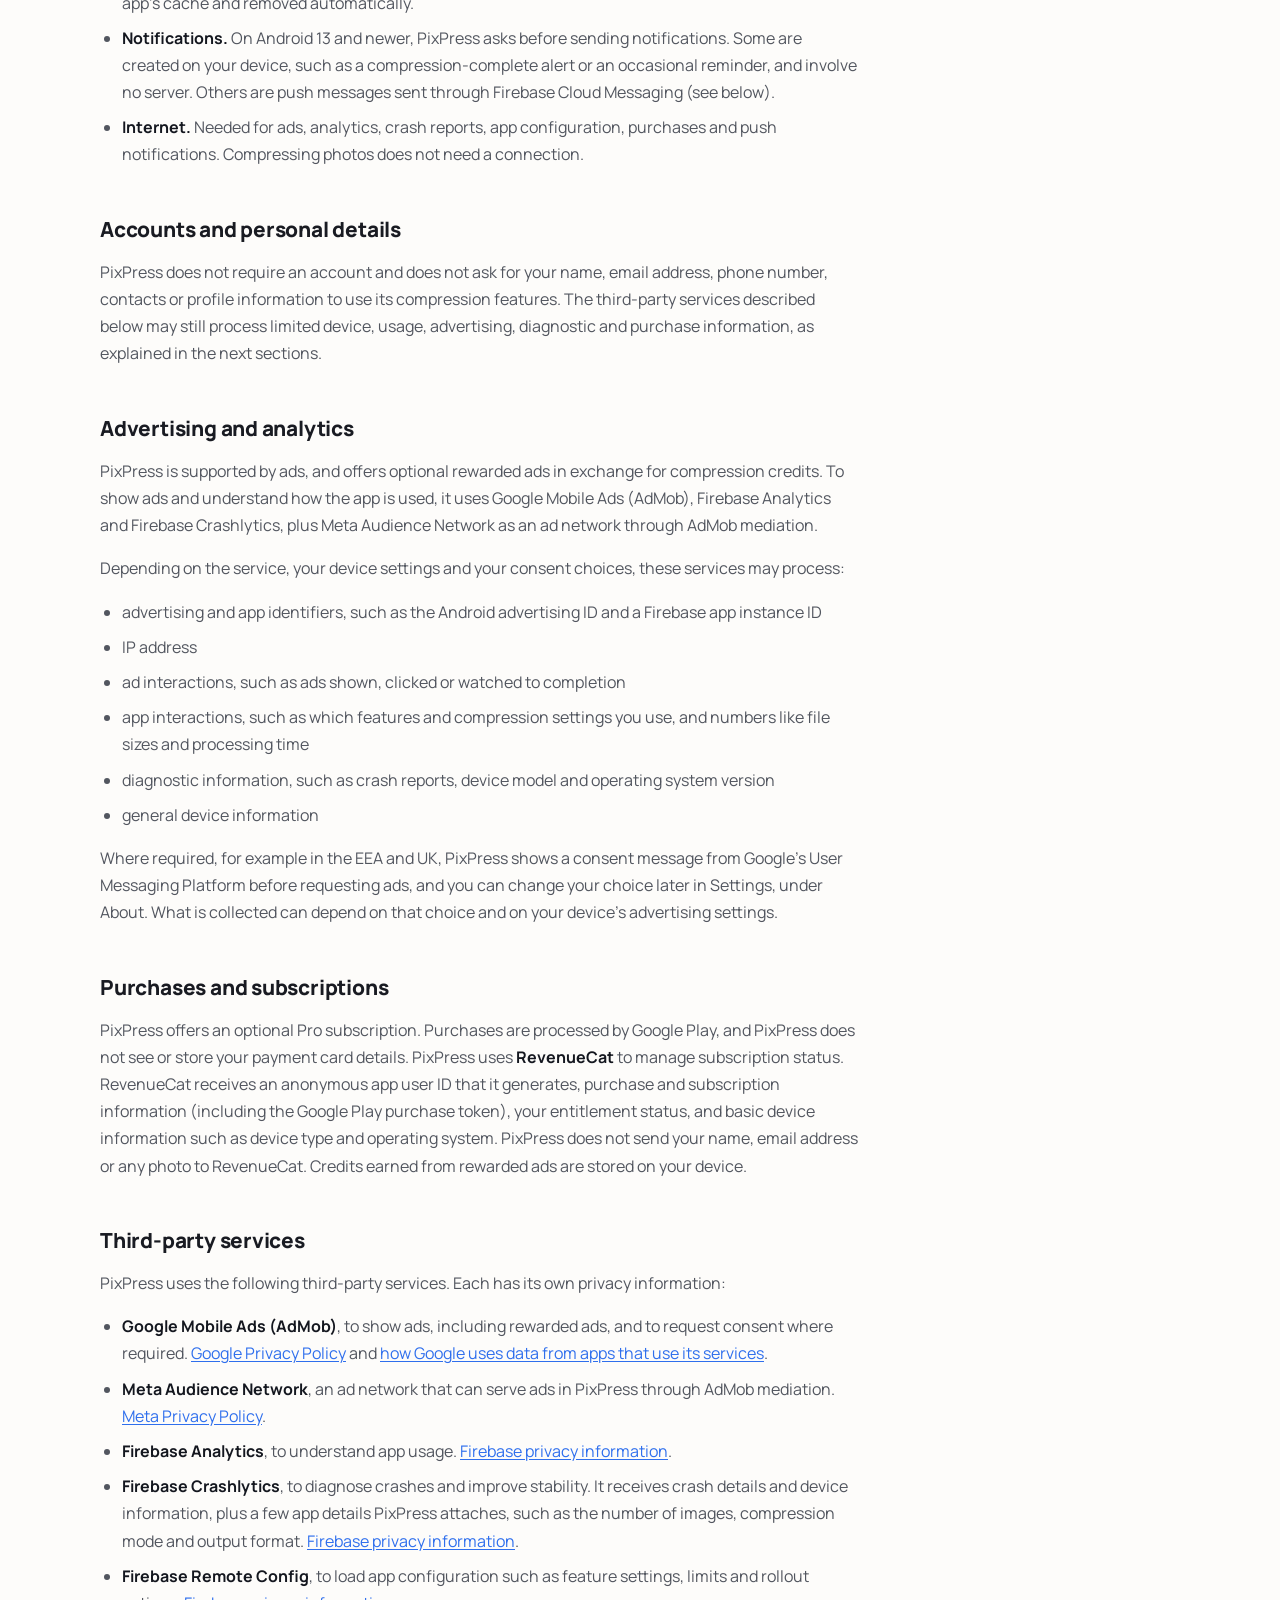
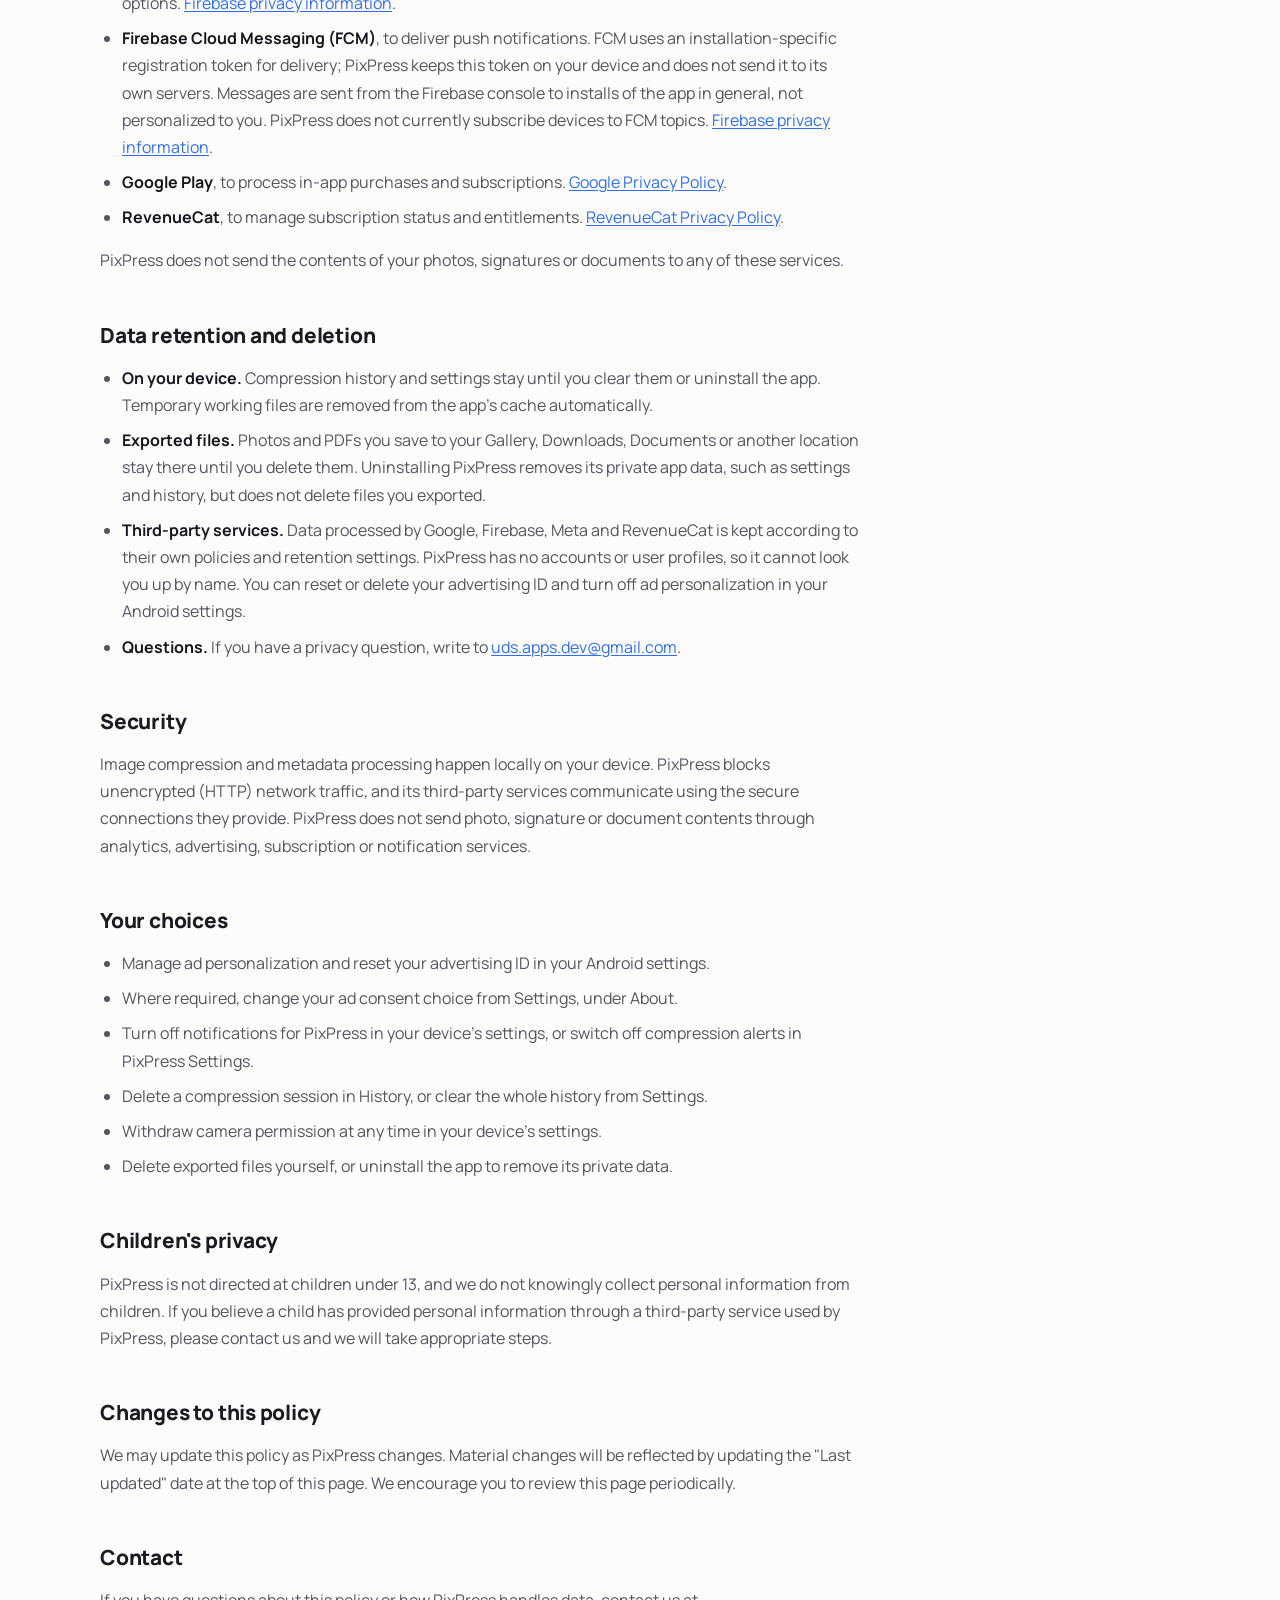
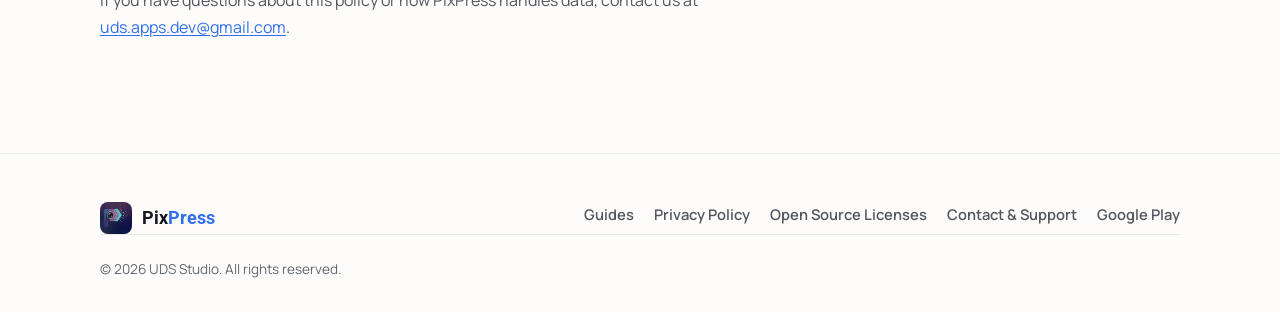
<file: privacy-policy.html>
<!doctype html>
<html lang="en">
<head>
<meta charset="UTF-8">
<meta name="viewport" content="width=device-width, initial-scale=1, viewport-fit=cover">
<title>Privacy Policy | PixPress</title>
<meta name="description" content="What PixPress does with your photos (processed on your device) and the limited data handled by ads, analytics, crash reporting and purchases.">
<meta name="theme-color" content="#2F6FED">
<link rel="canonical" href="https://getpixpress.com/privacy-policy.html">
<meta name="robots" content="index, follow">

<script>
  (function () {
    try {
      var stored = localStorage.getItem("pixpress-theme");
      if (stored === "light" || stored === "dark") {
        document.documentElement.setAttribute("data-theme", stored);
      }
    } catch (e) {}
  })();
</script>

<!-- Font -->
<link rel="preconnect" href="https://fonts.googleapis.com">
<link rel="preconnect" href="https://fonts.gstatic.com" crossorigin>
<link rel="stylesheet" href="https://fonts.googleapis.com/css2?family=Manrope:wght@500;600;700;800&display=swap">
<!-- Roboto Bold, only the letters in "PixPress": the wordmark uses the same font as the app -->
<link rel="stylesheet" href="https://fonts.googleapis.com/css2?family=Roboto:wght@700&text=PixPres&display=swap">

<!-- Favicons -->
<link rel="icon" type="image/png" sizes="32x32" href="assets/img/favicon-32.png">
<link rel="icon" type="image/png" sizes="192x192" href="assets/img/icon-192.png">
<link rel="apple-touch-icon" href="assets/img/icon-512.png">

<!-- Open Graph -->
<meta property="og:type" content="website">
<meta property="og:site_name" content="PixPress">
<meta property="og:title" content="Privacy Policy | PixPress">
<meta property="og:description" content="What PixPress does with your photos (processed on your device) and the limited data handled by ads, analytics, crash reporting and purchases.">
<meta property="og:image" content="https://getpixpress.com/assets/img/og-image.jpg">
<meta property="og:url" content="https://getpixpress.com/privacy-policy.html">
<meta property="og:locale" content="en_IN">

<link rel="stylesheet" href="assets/css/style.css">

<!-- Cloudflare Web Analytics -->
<script type='module' src='https://static.cloudflareinsights.com/beacon.min.js' data-cf-beacon='{"token": "5c96a8c70bb0414793d5f6ea77fa2eb3"}'></script>
<!-- End Cloudflare Web Analytics -->

<style>
  .legal-shell { padding: 56px 0 96px; }
  .legal-updated { color: var(--color-text-muted); font-size: 0.92rem; margin: -8px 0 40px; }
  .legal-content { max-width: 760px; }
  .legal-content h2 {
    font-size: 1.3rem;
    font-weight: 800;
    letter-spacing: -0.01em;
    color: var(--color-ink);
    margin: 44px 0 14px;
  }
  .legal-content h2:first-child { margin-top: 0; }
  .legal-content p, .legal-content li {
    color: var(--color-text-secondary);
    line-height: 1.7;
    font-size: 1rem;
  }
  .legal-content p { margin: 0 0 16px; }
  .legal-content ul { margin: 0 0 16px; padding-left: 22px; }
  .legal-content li { margin-bottom: 8px; }
  .legal-content strong { color: var(--color-text); }
  .legal-content a { text-decoration: underline; text-underline-offset: 2px; }
  .legal-back {
    display: flex;
    width: fit-content;
    align-items: center;
    gap: 6px;
    font-weight: 700;
    font-size: 0.92rem;
    color: var(--color-text-secondary);
    text-decoration: none;
    margin-bottom: 28px;
  }
  .legal-back:hover { color: var(--color-primary); }
  .legal-back svg { width: 16px; height: 16px; }
</style>
</head>
<body>
<a class="skip-link" href="#main">Skip to content</a>

<header class="site-header">
  <div class="container">
    <a class="brand" href="index.html#top">
      <img src="assets/img/icon-64.png" alt="" width="36" height="36">
      <span class="brand-name">Pix<span class="brand-accent">Press</span></span>
    </a>

    <nav class="main-nav" aria-label="Primary">
      <ul>
        <li><a href="index.html#features">Features</a></li>
        <li><a href="index.html#how-it-works">How it works</a></li>
        <li><a href="index.html#use-cases">Use cases</a></li>
        <li><a href="index.html#privacy">Privacy</a></li>
        <li><a href="index.html#faq">FAQ</a></li>
      </ul>
    </nav>

    <div class="header-actions">
      <button class="theme-toggle" id="themeToggle" type="button" aria-pressed="false" aria-label="Toggle dark mode">
        <svg class="icon-sun" viewBox="0 0 24 24" fill="none" stroke="currentColor" stroke-width="2" stroke-linecap="round"><circle cx="12" cy="12" r="4"/><path d="M12 2v2M12 20v2M4.9 4.9l1.4 1.4M17.7 17.7l1.4 1.4M2 12h2M20 12h2M4.9 19.1l1.4-1.4M17.7 6.3l1.4-1.4"/></svg>
        <svg class="icon-moon" viewBox="0 0 24 24" fill="none" stroke="currentColor" stroke-width="2" stroke-linecap="round" stroke-linejoin="round"><path d="M21 12.8A9 9 0 1 1 11.2 3a7 7 0 0 0 9.8 9.8Z"/></svg>
      </button>
      <button class="nav-toggle" id="navToggle" type="button" aria-expanded="false" aria-controls="mobileNav" aria-label="Open menu">
        <svg class="icon-menu" viewBox="0 0 24 24" fill="none" stroke="currentColor" stroke-width="2" stroke-linecap="round"><path d="M4 7h16M4 12h16M4 17h16"/></svg>
        <svg class="icon-close" viewBox="0 0 24 24" fill="none" stroke="currentColor" stroke-width="2" stroke-linecap="round"><path d="M6 6l12 12M18 6L6 18"/></svg>
      </button>
    </div>
  </div>

  <nav class="mobile-nav" id="mobileNav" aria-label="Mobile">
    <ul>
      <li><a href="index.html#features">Features</a></li>
      <li><a href="index.html#how-it-works">How it works</a></li>
      <li><a href="index.html#use-cases">Use cases</a></li>
      <li><a href="index.html#privacy">Privacy</a></li>
      <li><a href="index.html#faq">FAQ</a></li>
    </ul>
  </nav>
</header>

<main id="main">
  <section class="legal-shell">
    <div class="container">
      <a class="legal-back" href="index.html">
        <svg viewBox="0 0 24 24" fill="none" stroke="currentColor" stroke-width="2" stroke-linecap="round" stroke-linejoin="round"><path d="M15 18l-6-6 6-6"/></svg>
        Back to PixPress
      </a>

      <span class="section-eyebrow">Privacy</span>
      <h1 class="section-title">Privacy Policy</h1>
      <p class="legal-updated">Last updated: 26 September 2026</p>

      <div class="legal-content">
        <p>
          This policy explains in plain language what PixPress does with your photos, and what limited
          information the app and the services it uses process.
        </p>

        <h2>Who we are</h2>
        <p>
          PixPress is developed and operated by UDS Studio. On Google Play the app is listed as
          &ldquo;Photo Compressor: MB to KB&rdquo;. You can reach us at
          <a href="mailto:uds.apps.dev@gmail.com">uds.apps.dev@gmail.com</a>.
        </p>

        <h2>Photos, signatures and documents</h2>
        <p>
          PixPress compresses, resizes and converts images locally on your device. PixPress does not
          upload your selected photos, signatures or documents to PixPress servers, and does not send their
          contents to advertising, analytics, subscription or notification services.
        </p>
        <p>
          You choose which images to use: through the Android Photo Picker or the system file picker, with the
          camera, or by sharing images to PixPress from another app. Results are saved to the location you
          choose. After you export a file, PixPress does not automatically upload or transmit it. If you share a
          file through the Android share sheet, it goes to the app you pick, and that app's own privacy policy
          applies.
        </p>

        <h2>Metadata and location information</h2>
        <p>
          Photos can carry metadata such as GPS location, camera model and date. PixPress reads image metadata
          only on your device, when needed for compression or for the metadata controls that let you remove GPS
          location or all EXIF data before you save or share. PixPress does not send EXIF data, GPS metadata,
          camera information or other image metadata to PixPress servers or to third-party analytics,
          advertising, subscription or notification services. PixPress does not ask for location permission.
        </p>

        <h2>Compression history</h2>
        <p>
          PixPress keeps a local history of your past compressions: references to the files, their sizes and
          the settings used. It is stored in the app's private storage on your device and is not synced to a
          server. Entries are removed automatically after 60 days. You can delete a single session in History,
          or clear the whole history from Settings.
        </p>

        <h2>Permissions</h2>
        <p>PixPress asks only for what a feature needs:</p>
        <ul>
          <li><strong>Photos and files.</strong> PixPress does not request broad access to your photo library. You pick images with the Android Photo Picker (or the system file picker), and PixPress can read only the images you select. If you choose a custom save folder, it can write only to that folder. On Android 9 and older, where the system requires it, PixPress may ask for storage permission to save results and to delete original photos when you choose that option. On newer versions, deleting originals uses the system's own confirmation.</li>
          <li><strong>Camera.</strong> Only when you choose to take a photo inside the app. The photo is kept temporarily in the app's cache and removed automatically.</li>
          <li><strong>Notifications.</strong> On Android 13 and newer, PixPress asks before sending notifications. Some are created on your device, such as a compression-complete alert or an occasional reminder, and involve no server. Others are push messages sent through Firebase Cloud Messaging (see below).</li>
          <li><strong>Internet.</strong> Needed for ads, analytics, crash reports, app configuration, purchases and push notifications. Compressing photos does not need a connection.</li>
        </ul>

        <h2>Accounts and personal details</h2>
        <p>
          PixPress does not require an account and does not ask for your name, email address, phone number,
          contacts or profile information to use its compression features. The third-party services described
          below may still process limited device, usage, advertising, diagnostic and purchase information, as
          explained in the next sections.
        </p>

        <h2>Advertising and analytics</h2>
        <p>
          PixPress is supported by ads, and offers optional rewarded ads in exchange for compression credits.
          To show ads and understand how the app is used, it uses Google Mobile Ads (AdMob), Firebase Analytics
          and Firebase Crashlytics, plus Meta Audience Network as an ad network through AdMob mediation.
        </p>
        <p>
          Depending on the service, your device settings and your consent choices, these services may process:
        </p>
        <ul>
          <li>advertising and app identifiers, such as the Android advertising ID and a Firebase app instance ID</li>
          <li>IP address</li>
          <li>ad interactions, such as ads shown, clicked or watched to completion</li>
          <li>app interactions, such as which features and compression settings you use, and numbers like file sizes and processing time</li>
          <li>diagnostic information, such as crash reports, device model and operating system version</li>
          <li>general device information</li>
        </ul>
        <p>
          Where required, for example in the EEA and UK, PixPress shows a consent message from Google's User
          Messaging Platform before requesting ads, and you can change your choice later in Settings, under
          About. What is collected can depend on that choice and on your device's advertising settings.
        </p>

        <h2>Purchases and subscriptions</h2>
        <p>
          PixPress offers an optional Pro subscription. Purchases are processed by Google Play, and PixPress
          does not see or store your payment card details. PixPress uses <strong>RevenueCat</strong> to manage
          subscription status. RevenueCat receives an anonymous app user ID that it generates, purchase and
          subscription information (including the Google Play purchase token), your entitlement status, and
          basic device information such as device type and operating system. PixPress does not send your name,
          email address or any photo to RevenueCat. Credits earned from rewarded ads are stored on your device.
        </p>

        <h2>Third-party services</h2>
        <p>PixPress uses the following third-party services. Each has its own privacy information:</p>
        <ul>
          <li><strong>Google Mobile Ads (AdMob)</strong>, to show ads, including rewarded ads, and to request consent where required. <a href="https://policies.google.com/privacy" target="_blank" rel="noopener">Google Privacy Policy</a> and <a href="https://policies.google.com/technologies/partner-sites" target="_blank" rel="noopener">how Google uses data from apps that use its services</a>.</li>
          <li><strong>Meta Audience Network</strong>, an ad network that can serve ads in PixPress through AdMob mediation. <a href="https://www.facebook.com/privacy/policy/" target="_blank" rel="noopener">Meta Privacy Policy</a>.</li>
          <li><strong>Firebase Analytics</strong>, to understand app usage. <a href="https://firebase.google.com/support/privacy" target="_blank" rel="noopener">Firebase privacy information</a>.</li>
          <li><strong>Firebase Crashlytics</strong>, to diagnose crashes and improve stability. It receives crash details and device information, plus a few app details PixPress attaches, such as the number of images, compression mode and output format. <a href="https://firebase.google.com/support/privacy" target="_blank" rel="noopener">Firebase privacy information</a>.</li>
          <li><strong>Firebase Remote Config</strong>, to load app configuration such as feature settings, limits and rollout options. <a href="https://firebase.google.com/support/privacy" target="_blank" rel="noopener">Firebase privacy information</a>.</li>
          <li><strong>Firebase Cloud Messaging (FCM)</strong>, to deliver push notifications. FCM uses an installation-specific registration token for delivery; PixPress keeps this token on your device and does not send it to its own servers. Messages are sent from the Firebase console to installs of the app in general, not personalized to you. PixPress does not currently subscribe devices to FCM topics. <a href="https://firebase.google.com/support/privacy" target="_blank" rel="noopener">Firebase privacy information</a>.</li>
          <li><strong>Google Play</strong>, to process in-app purchases and subscriptions. <a href="https://policies.google.com/privacy" target="_blank" rel="noopener">Google Privacy Policy</a>.</li>
          <li><strong>RevenueCat</strong>, to manage subscription status and entitlements. <a href="https://www.revenuecat.com/privacy/" target="_blank" rel="noopener">RevenueCat Privacy Policy</a>.</li>
        </ul>
        <p>
          PixPress does not send the contents of your photos, signatures or documents to any of these services.
        </p>

        <h2>Data retention and deletion</h2>
        <ul>
          <li><strong>On your device.</strong> Compression history and settings stay until you clear them or uninstall the app. Temporary working files are removed from the app's cache automatically.</li>
          <li><strong>Exported files.</strong> Photos and PDFs you save to your Gallery, Downloads, Documents or another location stay there until you delete them. Uninstalling PixPress removes its private app data, such as settings and history, but does not delete files you exported.</li>
          <li><strong>Third-party services.</strong> Data processed by Google, Firebase, Meta and RevenueCat is kept according to their own policies and retention settings. PixPress has no accounts or user profiles, so it cannot look you up by name. You can reset or delete your advertising ID and turn off ad personalization in your Android settings.</li>
          <li><strong>Questions.</strong> If you have a privacy question, write to <a href="mailto:uds.apps.dev@gmail.com">uds.apps.dev@gmail.com</a>.</li>
        </ul>

        <h2>Security</h2>
        <p>
          Image compression and metadata processing happen locally on your device. PixPress blocks unencrypted
          (HTTP) network traffic, and its third-party services communicate using the secure connections they
          provide. PixPress does not send photo, signature or document contents through analytics, advertising,
          subscription or notification services.
        </p>

        <h2>Your choices</h2>
        <ul>
          <li>Manage ad personalization and reset your advertising ID in your Android settings.</li>
          <li>Where required, change your ad consent choice from Settings, under About.</li>
          <li>Turn off notifications for PixPress in your device's settings, or switch off compression alerts in PixPress Settings.</li>
          <li>Delete a compression session in History, or clear the whole history from Settings.</li>
          <li>Withdraw camera permission at any time in your device's settings.</li>
          <li>Delete exported files yourself, or uninstall the app to remove its private data.</li>
        </ul>

        <h2>Children's privacy</h2>
        <p>
          PixPress is not directed at children under 13, and we do not knowingly collect personal
          information from children. If you believe a child has provided personal information
          through a third-party service used by PixPress, please contact us and we will take
          appropriate steps.
        </p>

        <h2>Changes to this policy</h2>
        <p>
          We may update this policy as PixPress changes. Material changes will be reflected by
          updating the "Last updated" date at the top of this page. We encourage you to review this
          page periodically.
        </p>

        <h2>Contact</h2>
        <p>
          If you have questions about this policy or how PixPress handles data, contact us at
          <a href="mailto:uds.apps.dev@gmail.com">uds.apps.dev@gmail.com</a>.
        </p>
      </div>
    </div>
  </section>
</main>

<footer class="site-footer">
  <div class="container">
    <div class="footer-grid">
      <div class="footer-brand">
        <img src="assets/img/icon-64.png" alt="" width="32" height="32">
        <span class="brand-name">Pix<span class="brand-accent">Press</span></span>
      </div>
      <ul class="footer-links">
        <li><a href="/guides/">Guides</a></li>
        <li><a href="privacy-policy.html">Privacy Policy</a></li>
        <li><a href="licenses.html">Open Source Licenses</a></li>
        <li><a href="mailto:uds.apps.dev@gmail.com">Contact &amp; Support</a></li>
        <li><a data-play-link href="https://play.google.com/store/apps/details?id=com.uds.pixpress" target="_blank" rel="noopener">Google Play</a></li>
      </ul>
    </div>
    <div class="footer-bottom">
      <span>&copy; <span id="currentYear">2026</span> UDS Studio. All rights reserved.</span>
    </div>
  </div>
</footer>

<script src="assets/js/main.js" defer></script>
</body>
</html>
</file>
<file: assets/css/style.css>
/* PixPress marketing site: hand-written CSS (no framework) for minimal payload / fast LCP */

:root {
  --color-bg: #FDFCFA;
  --color-surface: #FFFFFF;
  --color-surface-alt: #F3F1EC;
  --color-text: #14171F;
  --color-text-secondary: #52565F;
  --color-text-muted: #63676F;
  --color-border: #EBE8E1;
  --color-primary: #2F6FED;
  --color-primary-dark: #1D4FC4;
  --color-primary-tint: #E9F0FF;
  --color-accent: #16A34A;
  --color-accent-tint: #E5F6EB;
  --color-accent-strong: #0F7A36;
  --color-ink: #191B22;
  --color-focus: #2F6FED;
  --shadow-sm: 0 1px 2px rgba(20, 23, 31, 0.05);
  --shadow-md: 0 10px 28px rgba(20, 23, 31, 0.07);
  --shadow-lg: 0 20px 48px rgba(20, 23, 31, 0.1);
  --radius-sm: 12px;
  --radius-md: 20px;
  --radius-lg: 32px;
  --radius-xl: 40px;
  --max-width: 1120px;
  --font-sans: "Manrope", -apple-system, BlinkMacSystemFont, "Segoe UI", Roboto, Helvetica, Arial, sans-serif, "Apple Color Emoji", "Segoe UI Emoji";
  color-scheme: light;
}

[data-theme="dark"] {
  --color-bg: #0B1220;
  --color-surface: #121B2E;
  --color-surface-alt: #16213A;
  --color-text: #EDF1F7;
  --color-text-secondary: #AEB9CC;
  --color-text-muted: #8B96AC;
  --color-border: #223049;
  --color-primary: #5C8CF7;
  --color-primary-dark: #7DA3F9;
  --color-primary-tint: #17284A;
  --color-accent: #34D171;
  --color-accent-tint: #0F2A1B;
  --color-accent-strong: #34D171;
  --color-ink: #EDF1F7;
  color-scheme: dark;
}

@media (prefers-color-scheme: dark) {
  :root:not([data-theme="light"]) {
    --color-bg: #0B1220;
    --color-surface: #121B2E;
    --color-surface-alt: #16213A;
    --color-text: #EDF1F7;
    --color-text-secondary: #AEB9CC;
    --color-text-muted: #8B96AC;
    --color-border: #223049;
    --color-primary: #5C8CF7;
    --color-primary-dark: #7DA3F9;
    --color-primary-tint: #17284A;
    --color-accent: #34D171;
    --color-accent-tint: #0F2A1B;
    --color-accent-strong: #34D171;
    --color-ink: #EDF1F7;
    color-scheme: dark;
  }
}

* { box-sizing: border-box; }
html { scroll-behavior: smooth; }

@media (prefers-reduced-motion: reduce) {
  html { scroll-behavior: auto; }
}

body {
  margin: 0;
  font-family: var(--font-sans);
  background: var(--color-bg);
  color: var(--color-text);
  line-height: 1.55;
  -webkit-font-smoothing: antialiased;
  text-rendering: optimizeLegibility;
}

img { max-width: 100%; display: block; }

a { color: var(--color-primary); }

.container {
  width: 100%;
  max-width: var(--max-width);
  margin: 0 auto;
  padding: 0 20px;
}

.visually-hidden {
  position: absolute;
  width: 1px; height: 1px;
  padding: 0; margin: -1px;
  overflow: hidden;
  clip: rect(0,0,0,0);
  white-space: nowrap;
  border: 0;
}

.skip-link {
  position: absolute;
  top: -48px;
  left: 12px;
  background: var(--color-primary);
  color: #fff;
  padding: 10px 16px;
  border-radius: var(--radius-sm);
  z-index: 1000;
  transition: top 0.15s ease;
  font-weight: 600;
}
.skip-link:focus { top: 12px; }

:focus-visible {
  outline: 2px solid var(--color-focus);
  outline-offset: 2px;
}

/* ---------- Header ---------- */
.site-header {
  position: sticky;
  top: 0;
  z-index: 100;
  background: color-mix(in srgb, var(--color-bg) 88%, transparent);
  backdrop-filter: saturate(180%) blur(10px);
  -webkit-backdrop-filter: saturate(180%) blur(10px);
  border-bottom: 1px solid transparent;
  transition: box-shadow 0.25s ease, border-color 0.25s ease;
}
.site-header.is-scrolled {
  border-bottom-color: var(--color-border);
  box-shadow: 0 4px 20px rgba(16, 21, 28, 0.06);
}
.site-header .container {
  display: flex;
  align-items: center;
  justify-content: space-between;
  min-height: 64px;
}
.brand {
  display: flex;
  align-items: center;
  gap: 10px;
  font-weight: 800;
  font-size: 1.35rem;
  letter-spacing: -0.01em;
  color: var(--color-text);
  text-decoration: none;
}
.brand img { width: 36px; height: 36px; border-radius: 9px; }
.brand-accent { color: var(--color-primary); }
/* Wordmark matches the app: Roboto Bold ("PixPress" only; loaded with a text= subset), no negative tracking. */
.brand-name {
  font-family: "Roboto", "Segoe UI", system-ui, -apple-system, sans-serif;
  font-weight: 700;
  letter-spacing: 0;
}

.main-nav {
  display: none;
}
.main-nav ul {
  list-style: none;
  display: flex;
  gap: 28px;
  margin: 0;
  padding: 0;
}
.main-nav a {
  color: var(--color-text-secondary);
  text-decoration: none;
  font-weight: 600;
  font-size: 0.95rem;
}
.main-nav a:hover,
.main-nav a.is-active { color: var(--color-primary); }

.header-actions {
  display: flex;
  align-items: center;
  gap: 10px;
}

.theme-toggle {
  width: 44px;
  height: 44px;
  border-radius: 50%;
  border: 1px solid var(--color-border);
  background: var(--color-surface);
  color: var(--color-text);
  display: grid;
  place-items: center;
  cursor: pointer;
}
.theme-toggle svg { width: 18px; height: 18px; }
.theme-toggle .icon-moon { display: none; }
[data-theme="dark"] .theme-toggle .icon-sun { display: none; }
[data-theme="dark"] .theme-toggle .icon-moon { display: block; }
[data-theme="light"] .theme-toggle .icon-sun { display: block; }
[data-theme="light"] .theme-toggle .icon-moon { display: none; }
@media (prefers-color-scheme: dark) {
  :root:not([data-theme="light"]) .theme-toggle .icon-sun { display: none; }
  :root:not([data-theme="light"]) .theme-toggle .icon-moon { display: block; }
}

.nav-toggle {
  display: grid;
  place-items: center;
  width: 44px;
  height: 44px;
  border-radius: var(--radius-sm);
  border: 1px solid var(--color-border);
  background: var(--color-surface);
  cursor: pointer;
}
.nav-toggle svg { width: 20px; height: 20px; color: var(--color-text); }
.nav-toggle .icon-close { display: none; }
.nav-toggle[aria-expanded="true"] .icon-menu { display: none; }
.nav-toggle[aria-expanded="true"] .icon-close { display: block; }

.mobile-nav {
  display: none;
  position: relative;
  z-index: 100;
  border-top: 1px solid var(--color-border);
  background: var(--color-surface);
}
.mobile-nav.is-open {
  display: block;
  box-shadow: 0 16px 32px rgba(16, 21, 28, 0.18);
}
.mobile-nav ul {
  list-style: none;
  margin: 0;
  padding: 8px 20px 16px;
}
.mobile-nav a {
  display: block;
  padding: 12px 0;
  text-decoration: none;
  color: var(--color-text);
  font-weight: 600;
  border-bottom: 1px solid var(--color-border);
}
.mobile-nav li:last-child a { border-bottom: none; }

/* Header CTA: dark pill so it reads as the primary action, not another nav link. */
.btn.header-cta {
  padding: 10px 16px;
  font-size: 0.9rem;
  white-space: nowrap;
}
/* The short label is CSS-generated so the link text in the HTML (what crawlers read) stays "Get PixPress". */
@media (max-width: 519px) {
  .btn.header-cta { padding: 9px 12px; }
  .header-cta .cta-long { display: none; }
  .header-cta::after { content: "Get app"; }
  .header-actions { gap: 6px; }
}
/* Very narrow phones: the header would crowd, so the CTA lives in the menu instead. */
@media (max-width: 379px) {
  .btn.header-cta { display: none; }
}
.mobile-cta a {
  margin-top: 8px;
  text-align: center;
  border-radius: var(--radius-sm);
  background: var(--color-ink);
  color: var(--color-bg);
  border-bottom: none;
}
@media (min-width: 380px) {
  .mobile-cta { display: none; }
}

@media (min-width: 900px) {
  .main-nav { display: block; }
  .nav-toggle { display: none; }
  .mobile-nav { display: none !important; }
}

/* ---------- Buttons ---------- */
.btn {
  display: inline-flex;
  align-items: center;
  justify-content: center;
  gap: 8px;
  padding: 14px 26px;
  border-radius: var(--radius-sm);
  font-weight: 700;
  font-size: 0.98rem;
  text-decoration: none;
  border: 1px solid transparent;
  cursor: pointer;
  transition: transform 0.15s cubic-bezier(.34,1.56,.64,1), box-shadow 0.15s ease, background 0.15s ease;
}
.btn:active { transform: translateY(1px); }
.btn-primary {
  background: var(--color-ink);
  color: var(--color-bg);
}
.btn-primary:hover { transform: translateY(-2px); box-shadow: var(--shadow-md); }
.btn-secondary {
  background: var(--color-surface);
  color: var(--color-text);
  border-color: var(--color-border);
}
.btn-secondary:hover { border-color: var(--color-ink); transform: translateY(-2px); }
@media (prefers-reduced-motion: reduce) {
  .btn-primary:hover, .btn-secondary:hover { transform: none; }
}

.play-badge {
  display: inline-flex;
  align-items: center;
  gap: 12px;
  background: #000;
  color: #fff;
  padding: 12px 20px;
  border-radius: var(--radius-sm);
  text-decoration: none;
  border: 1px solid #000;
  box-shadow: var(--shadow-sm);
  transition: transform 0.2s cubic-bezier(.34,1.56,.64,1), box-shadow 0.2s ease;
}
.play-badge:hover { box-shadow: var(--shadow-md); transform: translateY(-2px) scale(1.02); }
.play-badge:active { transform: translateY(0) scale(0.98); }
.play-badge svg.play-glyph { width: 26px; height: 26px; flex-shrink: 0; }
.play-badge .play-copy { display: flex; flex-direction: column; line-height: 1.1; }
.play-badge .play-copy small { font-size: 0.68rem; opacity: 0.85; letter-spacing: 0.02em; }
.play-badge .play-copy strong { font-size: 1.12rem; font-weight: 600; font-family: Georgia, "Times New Roman", serif; }

/* ---------- Scroll reveal ---------- */
/* Only hidden when JS is running (html.js is set in <head>), so the content is visible to
   crawlers, link previews and no-JS clients. */
.js .reveal {
  opacity: 0;
  transform: translateY(28px);
  transition: opacity 0.7s cubic-bezier(.16,.8,.3,1), transform 0.7s cubic-bezier(.16,.8,.3,1);
  will-change: opacity, transform;
}
.reveal.is-visible {
  opacity: 1;
  transform: translateY(0);
}
.stagger > *:nth-child(1)  { transition-delay: 0ms; }
.stagger > *:nth-child(2)  { transition-delay: 70ms; }
.stagger > *:nth-child(3)  { transition-delay: 140ms; }
.stagger > *:nth-child(4)  { transition-delay: 210ms; }
.stagger > *:nth-child(5)  { transition-delay: 280ms; }
.stagger > *:nth-child(6)  { transition-delay: 350ms; }
.stagger > *:nth-child(7)  { transition-delay: 420ms; }
.stagger > *:nth-child(8)  { transition-delay: 490ms; }
.stagger > *:nth-child(9)  { transition-delay: 560ms; }
.stagger > *:nth-child(10) { transition-delay: 630ms; }
.stagger > *:nth-child(11) { transition-delay: 700ms; }
.stagger > *:nth-child(12) { transition-delay: 770ms; }

@media (prefers-reduced-motion: reduce) {
  .reveal {
    opacity: 1 !important;
    transform: none !important;
    transition: none !important;
  }
}

/* ---------- Sections / headings ---------- */
section { padding: 88px 0; position: relative; overflow: hidden; }
section > .container { position: relative; z-index: 1; }

/* ---------- Ambient background particles (abstract, CSS-only, GPU-cheap) ---------- */
/* Small drifting dots instead of a static color glow: one element carries two
   pseudo-element companions, so each section gets 3 particles from a single div. */
.ambient-blob,
.ambient-blob::before,
.ambient-blob::after {
  position: absolute;
  border-radius: 50%;
  pointer-events: none;
  z-index: 0;
  filter: blur(1px);
}
.ambient-blob::before,
.ambient-blob::after { content: ""; }

.ambient-blob-1 {
  width: 12px; height: 12px;
  top: 16%; right: 10%;
  background: var(--color-primary);
  opacity: 0.4;
  animation: driftA 22s ease-in-out infinite;
  box-shadow: 34px 22px 0 -4px var(--color-accent), -26px 38px 0 -5px var(--color-primary);
}
.ambient-blob-1::before {
  width: 8px; height: 8px;
  top: 140px; right: 220px;
  background: var(--color-accent);
  opacity: 0.32;
  animation: driftB 27s ease-in-out infinite;
  box-shadow: -24px -18px 0 -3px var(--color-primary), 20px 26px 0 -4px var(--color-accent);
}
.ambient-blob-1::after {
  width: 6px; height: 6px;
  top: -60px; right: 60px;
  background: var(--color-primary);
  opacity: 0.28;
  animation: driftC 19s ease-in-out infinite;
  box-shadow: 18px -20px 0 -2px var(--color-accent), -16px 14px 0 -3px var(--color-primary);
}

.ambient-blob-2 {
  width: 11px; height: 11px;
  bottom: 14%; left: 9%;
  background: var(--color-accent);
  opacity: 0.38;
  animation: driftB 25s ease-in-out infinite;
  box-shadow: -32px -20px 0 -4px var(--color-primary), 28px -34px 0 -5px var(--color-accent);
}
.ambient-blob-2::before {
  width: 8px; height: 8px;
  bottom: 130px; left: 200px;
  background: var(--color-primary);
  opacity: 0.3;
  animation: driftC 21s ease-in-out infinite;
  box-shadow: 22px 18px 0 -3px var(--color-accent), -20px -24px 0 -4px var(--color-primary);
}
.ambient-blob-2::after {
  width: 6px; height: 6px;
  bottom: -50px; left: 40px;
  background: var(--color-accent);
  opacity: 0.26;
  animation: driftA 29s ease-in-out infinite;
  box-shadow: -16px 18px 0 -2px var(--color-primary), 14px -16px 0 -3px var(--color-accent);
}

.ambient-blob-3 {
  width: 12px; height: 12px;
  top: 18%; left: 8%;
  background: var(--color-accent);
  opacity: 0.4;
  animation: driftC 20s ease-in-out infinite;
  box-shadow: 30px -24px 0 -4px var(--color-primary), -34px 26px 0 -5px var(--color-accent);
}
.ambient-blob-3::before {
  width: 8px; height: 8px;
  top: 150px; left: 210px;
  background: var(--color-primary);
  opacity: 0.32;
  animation: driftA 26s ease-in-out infinite;
  box-shadow: -22px 20px 0 -3px var(--color-accent), 24px -18px 0 -4px var(--color-primary);
}
.ambient-blob-3::after {
  width: 6px; height: 6px;
  top: -50px; left: 70px;
  background: var(--color-accent);
  opacity: 0.28;
  animation: driftB 23s ease-in-out infinite;
  box-shadow: 16px 18px 0 -2px var(--color-primary), -18px -14px 0 -3px var(--color-accent);
}

.ambient-blob-4 {
  width: 11px; height: 11px;
  bottom: 16%; right: 9%;
  background: var(--color-primary);
  opacity: 0.38;
  animation: driftA 24s ease-in-out infinite;
  box-shadow: -30px 22px 0 -4px var(--color-accent), 32px 30px 0 -5px var(--color-primary);
}
.ambient-blob-4::before {
  width: 8px; height: 8px;
  bottom: 140px; right: 200px;
  background: var(--color-accent);
  opacity: 0.3;
  animation: driftB 28s ease-in-out infinite;
  box-shadow: 20px -20px 0 -3px var(--color-primary), -22px 22px 0 -4px var(--color-accent);
}
.ambient-blob-4::after {
  width: 6px; height: 6px;
  bottom: -60px; right: 50px;
  background: var(--color-primary);
  opacity: 0.26;
  animation: driftC 18s ease-in-out infinite;
  box-shadow: -14px -16px 0 -2px var(--color-accent), 18px 16px 0 -3px var(--color-primary);
}

@keyframes driftA {
  0%, 100% { transform: translate(0, 0); }
  25%  { transform: translate(-60px, 40px); }
  50%  { transform: translate(-110px, -20px); }
  75%  { transform: translate(-40px, -60px); }
}
@keyframes driftB {
  0%, 100% { transform: translate(0, 0); }
  25%  { transform: translate(70px, -30px); }
  50%  { transform: translate(30px, 60px); }
  75%  { transform: translate(100px, 20px); }
}
@keyframes driftC {
  0%, 100% { transform: translate(0, 0); }
  25%  { transform: translate(40px, 70px); }
  50%  { transform: translate(-50px, 90px); }
  75%  { transform: translate(-70px, 20px); }
}
@media (prefers-reduced-motion: reduce) {
  .ambient-blob,
  .ambient-blob::before,
  .ambient-blob::after { animation: none; }
}
.section-eyebrow {
  display: inline-block;
  font-size: 0.8rem;
  font-weight: 800;
  letter-spacing: 0.06em;
  text-transform: uppercase;
  color: var(--color-primary-dark);
  background: var(--color-primary-tint);
  padding: 6px 14px;
  border-radius: 999px;
  margin-bottom: 16px;
}
.section-title {
  font-size: clamp(1.9rem, 4.4vw, 2.7rem);
  font-weight: 800;
  letter-spacing: -0.02em;
  line-height: 1.08;
  margin: 0 0 16px;
  color: var(--color-ink);
}
.section-lead {
  font-size: 1.08rem;
  color: var(--color-text-secondary);
  max-width: 640px;
  margin: 0 0 40px;
}
.section-header { max-width: 760px; }
.section-header.center { margin-left: auto; margin-right: auto; text-align: center; }
.section-header.center .section-lead { margin-left: auto; margin-right: auto; }

.alt-bg { background: var(--color-surface-alt); }
.tint-bg { background: var(--color-primary-tint); }
.tint-bg-accent { background: var(--color-accent-tint); }

h1, h2, h3, .section-title { font-family: var(--font-sans); }
h1, h2, h3 { color: var(--color-ink); font-weight: 800; letter-spacing: -0.02em; }

/* ---------- Hero ---------- */
.hero {
  position: relative;
  padding: 56px 0 60px;
  overflow: hidden;
  background:
    radial-gradient(1200px 480px at 50% -10%, var(--color-primary-tint), transparent 60%);
}
.hero-canvas {
  position: absolute;
  inset: 0;
  width: 100%;
  height: 100%;
  z-index: 0;
  pointer-events: none;
}
.hero .container {
  position: relative;
  z-index: 1;
  display: grid;
  gap: 40px;
  align-items: center;
}
.hero-copy > * {
  opacity: 0;
  transform: translateY(18px);
  animation: heroIn 0.7s cubic-bezier(.16,.8,.3,1) forwards;
}
.hero-copy > *:nth-child(1) { animation-delay: 0.05s; }
.hero-copy > *:nth-child(2) { animation-delay: 0.15s; }
.hero-copy > *:nth-child(3) { animation-delay: 0.25s; }
.hero-copy > *:nth-child(4) { animation-delay: 0.35s; }
@keyframes heroIn {
  to { opacity: 1; transform: translateY(0); }
}
.hero-visual {
  opacity: 0;
  transform: translateY(18px) scale(0.97);
  animation: heroIn 0.8s cubic-bezier(.16,.8,.3,1) forwards;
  animation-delay: 0.3s;
}
@media (prefers-reduced-motion: reduce) {
  .hero-copy > *, .hero-visual {
    animation: none !important;
    opacity: 1 !important;
    transform: none !important;
  }
}
.hero-badge-row {
  display: flex;
  flex-wrap: wrap;
  gap: 8px;
  margin-bottom: 18px;
}
.pill {
  font-size: 0.78rem;
  font-weight: 700;
  padding: 7px 14px;
  border-radius: 999px;
  background: var(--color-surface);
  border: 1px solid var(--color-border);
  color: var(--color-text-secondary);
}
.pill.pill-accent {
  background: var(--color-accent-tint);
  color: var(--color-accent-strong);
  border-color: transparent;
}
.hero h1 {
  font-size: clamp(2.1rem, 5.8vw, 3.6rem);
  line-height: 1.06;
  letter-spacing: -0.03em;
  font-weight: 800;
  margin: 0 0 20px;
}
.hero h1 .accent { color: var(--color-primary); }
.hero-sub {
  font-size: 1.08rem;
  color: var(--color-text-secondary);
  max-width: 56ch;
  margin: 0 0 28px;
}
.hero-sub strong { color: var(--color-text); }
.hero-cta { display: flex; flex-direction: column; align-items: flex-start; gap: 12px; }
.hero-meta {
  display: flex;
  align-items: center;
  gap: 8px;
  font-size: 0.85rem;
  color: var(--color-text-muted);
}
.hero-meta svg { width: 16px; height: 16px; color: var(--color-accent); flex-shrink: 0; }

.hero-visual {
  display: flex;
  justify-content: center;
  perspective: 1200px;
}
@media (min-width: 900px) {
  .hero .container { grid-template-columns: 1.05fr 0.95fr; }
  .hero-visual { justify-content: flex-end; }
}

/* ---------- Hero: real screenshot + live stat badge ---------- */
.hero-bob {
  animation: heroBob 6s ease-in-out infinite;
}
@keyframes heroBob {
  0%, 100% { transform: translateY(0); }
  50% { transform: translateY(-12px); }
}
@media (prefers-reduced-motion: reduce) {
  .hero-bob { animation: none; }
}
.hero-shot-wrap {
  position: relative;
  width: min(280px, 78vw);
  transform-style: preserve-3d;
  transition: transform 0.15s ease-out;
}
.hero-shot {
  display: block;
  width: 100%;
  height: auto;
  border-radius: 28px;
  box-shadow: 0 30px 60px rgba(16, 21, 28, 0.22), 0 4px 12px rgba(16, 21, 28, 0.1);
}
.hero-float-badge {
  position: absolute;
  left: -22px;
  bottom: 44px;
  width: 196px;
  background: var(--color-surface);
  border-radius: var(--radius-md);
  padding: 14px 16px;
  box-shadow: var(--shadow-lg);
  display: flex;
  flex-direction: column;
  gap: 8px;
}
.hero-float-label {
  font-size: 0.68rem;
  font-weight: 700;
  text-transform: uppercase;
  letter-spacing: 0.05em;
  color: var(--color-text-muted);
}
.hero-float-value {
  font-size: 1.1rem;
  font-weight: 800;
  color: var(--color-ink);
  font-variant-numeric: tabular-nums;
  margin-top: -4px;
  white-space: nowrap;
}
.hero-float-note {
  font-size: 0.86rem;
  font-weight: 700;
  color: var(--color-accent-strong);
  margin-top: -4px;
}
@media (max-width: 420px) {
  .hero-float-badge { left: -10px; width: 176px; padding: 12px 14px; }
  .hero-float-value { font-size: 1rem; }
}

.device-progress-track {
  height: 6px;
  border-radius: 3px;
  background: var(--color-border);
  overflow: hidden;
}
.device-progress-fill {
  height: 100%;
  width: 0%;
  border-radius: 3px;
  background: var(--color-primary);
  transition: width 0.12s linear, background 0.3s ease;
}
.device-progress-fill.is-done { background: var(--color-accent); }
@media (prefers-reduced-motion: reduce) {
  .device-progress-fill { transition: none; }
}

/* ---------- Two jobs (save storage / meet upload limits) ---------- */
.ps-grid {
  display: grid;
  gap: 22px;
}
.ps-card {
  background: var(--color-surface);
  border-radius: var(--radius-lg);
  padding: 32px;
}
.ps-card.storage { background: var(--color-primary-tint); }
.ps-card.solution { background: var(--color-accent-tint); }
.ps-card h3 {
  margin: 0 0 10px;
  font-size: 1.15rem;
  display: flex;
  align-items: center;
  gap: 10px;
}
.ps-card p { margin: 0 0 14px; color: var(--color-text-secondary); }
.ps-card ul { margin: 0; padding-left: 20px; color: var(--color-text-secondary); }
.ps-card li { margin-bottom: 8px; }
.ps-card li:last-child { margin-bottom: 0; }
.card-link {
  display: inline-flex;
  align-items: center;
  gap: 6px;
  min-height: 44px;
  margin-top: 12px;
  font-weight: 700;
  color: var(--color-primary-dark);
  text-decoration: none;
}
.card-link:hover { text-decoration: underline; text-underline-offset: 3px; }
.guides-more { text-align: center; margin: 28px 0 0; }
.guides-more a {
  display: inline-flex;
  align-items: center;
  gap: 6px;
  min-height: 44px;
  font-weight: 700;
  color: var(--color-primary-dark);
  text-decoration: none;
}
.guides-more a:hover { text-decoration: underline; text-underline-offset: 3px; }
.ps-icon {
  width: 38px; height: 38px;
  border-radius: 10px;
  display: grid;
  place-items: center;
  flex-shrink: 0;
}
.ps-icon svg { width: 20px; height: 20px; }
.ps-card.storage .ps-icon { background: var(--color-surface); color: var(--color-primary); }
.ps-card.solution .ps-icon { background: var(--color-surface); color: var(--color-accent-strong); }

@media (min-width: 760px) {
  .ps-grid { grid-template-columns: 1fr 1fr; }
}

/* ---------- Bento feature grid ---------- */
.bento-grid {
  display: grid;
  grid-template-columns: 1fr;
  gap: 14px;
}
@media (min-width: 640px) {
  .bento-grid { grid-template-columns: repeat(2, 1fr); gap: 16px; }
}
@media (min-width: 960px) {
  .bento-grid { grid-template-columns: repeat(3, 1fr); }
}
.bento-card {
  background: var(--color-surface);
  border-radius: var(--radius-md);
  border: 1px solid transparent;
  box-shadow: var(--shadow-sm);
  transition: box-shadow 0.35s ease, transform 0.35s cubic-bezier(.34,1.56,.64,1), border-color 0.3s ease;
}
.bento-card:hover {
  box-shadow: 0 16px 32px color-mix(in srgb, var(--color-primary) 18%, transparent);
  border-color: color-mix(in srgb, var(--color-primary) 35%, transparent);
  transform: translateY(-6px) scale(1.02);
}
@media (prefers-reduced-motion: reduce) {
  .bento-card { transition: none; }
  .bento-card:hover { transform: none; }
}

/* Springy pop-in for the features grid, distinct from the site's default fade-up reveal */
.js .bento-tile.reveal {
  transition: opacity 0.6s cubic-bezier(.34,1.56,.64,1), transform 0.6s cubic-bezier(.34,1.56,.64,1);
  transform: translateY(24px) scale(0.9);
}
.bento-tile.reveal.is-visible {
  transform: translateY(0) scale(1);
}
@media (prefers-reduced-motion: reduce) {
  .bento-tile.reveal { transform: none; }
}

.bento-tile {
  grid-column: span 1;
  position: relative;
  padding: 22px;
}
.bento-tile .tile-front {
  display: flex;
  flex-direction: column;
  gap: 10px;
}
.bento-tile .feature-icon {
  width: 42px;
  height: 42px;
  border-radius: 12px;
  display: grid;
  place-items: center;
  background: var(--color-primary-tint);
  color: var(--color-primary);
  transition: transform 0.35s cubic-bezier(.34,1.56,.64,1), background 0.3s ease, color 0.3s ease;
}
.bento-card:hover .feature-icon {
  transform: scale(1.15) rotate(-8deg);
  background: var(--color-primary);
  color: #fff;
}
@media (prefers-reduced-motion: reduce) {
  .bento-card:hover .feature-icon { transform: none; }
}
.bento-tile .feature-icon svg { width: 22px; height: 22px; }
.bento-tile h3 {
  margin: 0;
  font-size: 1.05rem;
  font-weight: 700;
  line-height: 1.3;
}
.bento-tag {
  align-self: flex-start;
  font-size: 0.76rem;
  font-weight: 700;
  color: var(--color-primary);
  background: var(--color-primary-tint);
  padding: 3px 10px;
  border-radius: 999px;
}
.bento-desc {
  margin: 12px 0 0;
  font-size: 0.92rem;
  line-height: 1.55;
  color: var(--color-text-secondary);
}

/* Secondary capabilities: a compact row instead of more full-size cards. */
.feature-chips {
  list-style: none;
  margin: 28px 0 0;
  padding: 0;
  display: flex;
  flex-wrap: wrap;
  justify-content: center;
  gap: 10px;
}
.feature-chips li {
  font-size: 0.86rem;
  font-weight: 600;
  color: var(--color-text-secondary);
  background: var(--color-surface);
  border: 1px solid var(--color-border);
  border-radius: 999px;
  padding: 8px 14px;
}

/* ---------- How it works ---------- */
.steps {
  display: grid;
  gap: 24px;
  counter-reset: step;
}
@media (min-width: 760px) {
  .steps { grid-template-columns: repeat(3, 1fr); }
}
.step {
  position: relative;
  padding: 32px 26px 26px;
  background: var(--color-surface);
  border-radius: var(--radius-lg);
  box-shadow: var(--shadow-sm);
  transition: transform 0.2s ease, box-shadow 0.2s ease;
}
.step:hover { transform: translateY(-4px); box-shadow: var(--shadow-md); }
.step-number {
  width: 36px; height: 36px;
  border-radius: 50%;
  background: var(--color-primary);
  color: #fff;
  font-weight: 800;
  display: grid;
  place-items: center;
  margin-bottom: 16px;
}
.step h3 { margin: 0 0 8px; font-size: 1.08rem; }
.step p { margin: 0; color: var(--color-text-secondary); font-size: 0.95rem; }
.step-connector {
  display: none;
}
@media (min-width: 760px) {
  .step:not(:last-child)::after {
    content: "";
    position: absolute;
    top: 48px;
    right: -24px;
    width: 24px;
    height: 2px;
    background: var(--color-border);
  }
}

/* ---------- Use cases ---------- */
.usecase-grid {
  display: grid;
  gap: 20px;
}
@media (min-width: 760px) {
  .usecase-grid { grid-template-columns: repeat(3, 1fr); }
}
.usecase-card {
  border-radius: var(--radius-lg);
  padding: 28px;
  background: var(--color-surface);
  transition: transform 0.2s ease, box-shadow 0.2s ease;
}
.usecase-card:hover { transform: translateY(-4px); box-shadow: var(--shadow-md); }
@media (prefers-reduced-motion: reduce) {
  .step, .usecase-card { transition: none; }
  .step:hover, .usecase-card:hover { transform: none; }
}
.usecase-card .tag {
  display: inline-block;
  font-size: 0.75rem;
  font-weight: 800;
  text-transform: uppercase;
  letter-spacing: 0.05em;
  color: var(--color-primary);
  margin-bottom: 10px;
}
.usecase-card h3 { margin: 0 0 10px; font-size: 1.15rem; }
.usecase-card ul { margin: 0; padding-left: 20px; color: var(--color-text-secondary); font-size: 0.94rem; }
.usecase-card li { margin-bottom: 6px; }

/* ---------- Privacy ---------- */
.privacy-section {
  background: linear-gradient(180deg, var(--color-surface) 0%, var(--color-surface-alt) 100%);
  border-top: 1px solid var(--color-border);
  border-bottom: 1px solid var(--color-border);
}
.privacy-grid {
  display: grid;
  gap: 32px;
  align-items: center;
}
@media (min-width: 900px) {
  .privacy-grid { grid-template-columns: 1fr 1fr; }
}
.privacy-points {
  display: grid;
  gap: 16px;
  margin: 24px 0 28px;
}
.privacy-point {
  display: flex;
  gap: 12px;
  align-items: flex-start;
}
.privacy-point svg {
  width: 22px; height: 22px;
  color: var(--color-accent);
  flex-shrink: 0;
  margin-top: 2px;
}
.privacy-point strong { display: block; color: var(--color-text); }
.privacy-point span { color: var(--color-text-secondary); font-size: 0.94rem; }

.privacy-visual {
  display: flex;
  justify-content: center;
}
.shield-card {
  width: min(340px, 100%);
  background: var(--color-surface);
  border-radius: var(--radius-lg);
  padding: 36px;
  text-align: center;
  box-shadow: var(--shadow-md);
}
.shield-card svg { width: 64px; height: 64px; color: var(--color-accent); margin: 0 auto 16px; }
.shield-card h3 { margin: 0 0 8px; font-size: 1.2rem; }
.shield-card p { margin: 0; color: var(--color-text-secondary); font-size: 0.92rem; }

/* ---------- FAQ ---------- */
.faq-list {
  max-width: 780px;
  margin: 0 auto;
  display: grid;
  gap: 12px;
}
.faq-item {
  background: var(--color-surface);
  border: 1px solid var(--color-border);
  border-radius: var(--radius-md);
  overflow: hidden;
  transition: border-color 0.2s ease;
}
.faq-item:hover { border-color: var(--color-primary); }
.faq-question {
  width: 100%;
  text-align: left;
  background: none;
  border: none;
  padding: 18px 20px;
  font-size: 1rem;
  font-weight: 700;
  color: var(--color-text);
  display: flex;
  align-items: center;
  justify-content: space-between;
  gap: 16px;
  cursor: pointer;
  font-family: inherit;
}
.faq-question .chev {
  width: 18px; height: 18px;
  flex-shrink: 0;
  color: var(--color-text-muted);
  transition: transform 0.18s ease;
}
.faq-item[open] .faq-question .chev { transform: rotate(180deg); }
.faq-item summary::-webkit-details-marker { display: none; }
.faq-item summary { list-style: none; }
.faq-answer {
  padding: 0 20px 20px;
  color: var(--color-text-secondary);
  font-size: 0.95rem;
}
.faq-answer p { margin: 0; }
.faq-answer a { font-weight: 600; }

/* ---------- Final CTA ---------- */
.final-cta {
  text-align: center;
  background: linear-gradient(135deg, var(--color-primary) 0%, var(--color-primary-dark) 100%);
  border-radius: var(--radius-lg);
  padding: 56px 24px;
  color: #fff;
  margin: 0 20px;
  max-width: calc(var(--max-width) - 40px);
  margin-inline: auto;
}
.final-cta h2 { margin: 0 0 12px; font-size: clamp(1.6rem, 4.4vw, 2.3rem); color: #fff; }
.final-cta p { margin: 0 0 28px; opacity: 0.92; font-size: 1.02rem; }
.final-cta .play-badge { background: #fff; color: #000; border-color: #fff; }

/* ---------- Footer ---------- */
.site-footer {
  padding: 48px 0 32px;
  border-top: 1px solid var(--color-border);
}
.footer-grid {
  display: flex;
  flex-direction: column;
  gap: 24px;
}
.footer-brand { display: flex; align-items: center; gap: 10px; font-weight: 800; font-size: 1.15rem; }
.footer-brand img { width: 32px; height: 32px; border-radius: 8px; }
.footer-links {
  display: flex;
  flex-wrap: wrap;
  gap: 20px;
  list-style: none;
  padding: 0;
  margin: 0;
}
.footer-links a { color: var(--color-text-secondary); text-decoration: none; font-size: 0.92rem; font-weight: 600; }
.footer-links a:hover { color: var(--color-primary); }
.footer-bottom {
  display: flex;
  flex-wrap: wrap;
  justify-content: space-between;
  gap: 12px;
  padding-top: 24px;
  border-top: 1px solid var(--color-border);
  color: var(--color-text-muted);
  font-size: 0.85rem;
}
@media (min-width: 760px) {
  .footer-grid { flex-direction: row; justify-content: space-between; align-items: flex-start; }
}

/* ---------- Tabbed feature showcase ---------- */
.showcase-tabs {
  display: flex;
  flex-wrap: nowrap;
  justify-content: flex-start;
  gap: 8px;
  margin-bottom: 32px;
  overflow-x: auto;
  scroll-snap-type: x proximity;
  -webkit-overflow-scrolling: touch;
  scrollbar-width: thin;
  scrollbar-color: var(--color-border) transparent;
  padding: 2px 2px 10px;
  margin-inline: -2px;
}
@media (min-width: 860px) {
  .showcase-tabs {
    flex-wrap: wrap;
    justify-content: center;
    overflow-x: visible;
    padding-bottom: 0;
  }
}
.showcase-tab {
  flex: 0 0 auto;
  scroll-snap-align: start;
  white-space: nowrap;
  font-family: inherit;
  font-weight: 700;
  font-size: 0.88rem;
  padding: 11px 18px;
  border-radius: 999px;
  border: 1px solid var(--color-border);
  background: var(--color-surface);
  color: var(--color-text-secondary);
  cursor: pointer;
  transition: background 0.2s ease, color 0.2s ease, border-color 0.2s ease;
}
.showcase-tab:hover { border-color: var(--color-ink); }
.showcase-tab.is-active {
  background: var(--color-ink);
  color: var(--color-bg);
  border-color: var(--color-ink);
}

.showcase-panel-wrap {
  display: flex;
  overflow-x: auto;
  scroll-snap-type: x mandatory;
  -webkit-overflow-scrolling: touch;
  scrollbar-width: none;
  border-radius: var(--radius-lg);
}
.showcase-panel-wrap::-webkit-scrollbar { display: none; }

.showcase-panel {
  display: grid;
  flex: 0 0 100%;
  width: 100%;
  box-sizing: border-box;
  scroll-snap-align: start;
  scroll-snap-stop: always;
  background: var(--color-primary-tint);
  padding: 32px 24px;
  gap: 32px;
  align-items: center;
}
@media (min-width: 860px) {
  .showcase-panel { grid-template-columns: 1fr 1fr; padding: 48px; gap: 40px; }
}
.showcase-copy h3 {
  font-size: clamp(1.3rem, 3vw, 1.7rem);
  margin: 0 0 12px;
  line-height: 1.15;
}
.showcase-copy p {
  color: var(--color-text-secondary);
  margin: 0 0 22px;
  font-size: 1.02rem;
}
.showcase-list {
  list-style: none;
  padding: 0;
  margin: 0;
  display: grid;
  gap: 12px;
}
.showcase-list li {
  display: flex;
  align-items: center;
  gap: 10px;
  font-weight: 700;
  color: var(--color-ink);
  font-size: 0.95rem;
}
.showcase-list li svg {
  width: 20px;
  height: 20px;
  flex-shrink: 0;
  color: var(--color-accent-strong);
  background: var(--color-accent-tint);
  border-radius: 50%;
  padding: 3px;
  box-sizing: content-box;
}
.showcase-shot { display: flex; justify-content: center; }
.showcase-shot img {
  width: min(220px, 60vw);
  height: auto;
  filter: drop-shadow(0 20px 40px rgba(20, 23, 31, 0.16));
}
@media (max-width: 859px) {
  .showcase-shot { order: -1; }
  .showcase-shot img { width: min(280px, 78vw); }
  .showcase-tabs {
    -webkit-mask-image: linear-gradient(to right, black calc(100% - 32px), transparent 100%);
    mask-image: linear-gradient(to right, black calc(100% - 32px), transparent 100%);
  }
}

/* ---------- Utility ---------- */
.text-center { text-align: center; }
.mt-0 { margin-top: 0; }
</file>
